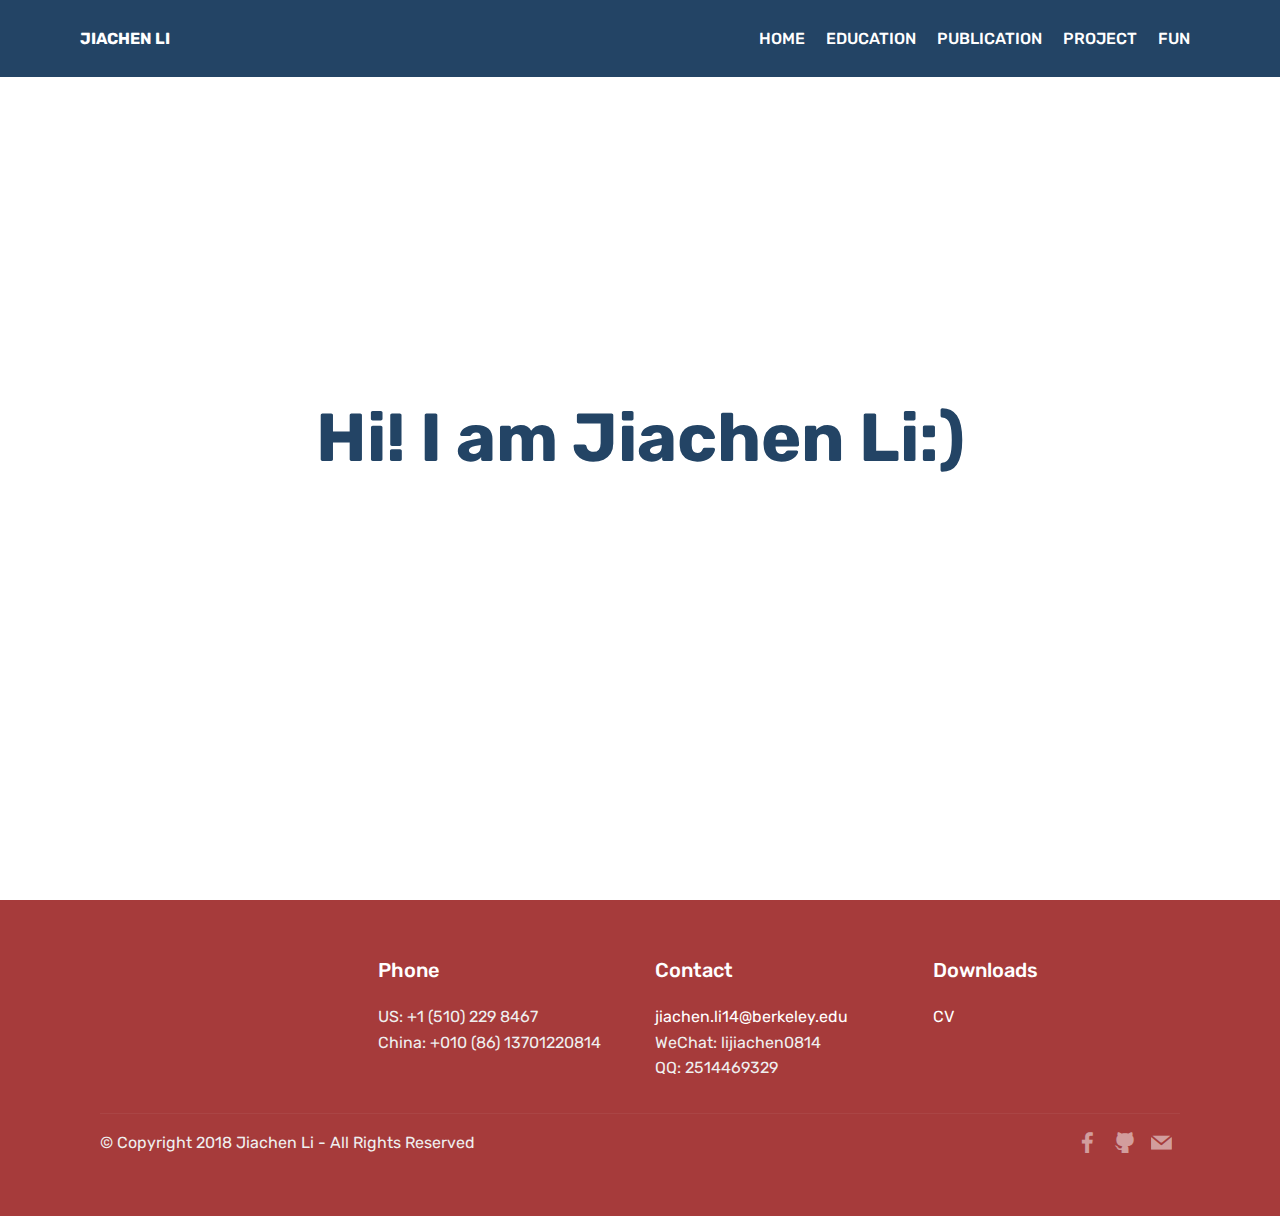
<file: index.html>
<!DOCTYPE html>
<html >
<head>
  <!-- Site made with Mobirise Website Builder v4.7.7, https://mobirise.com -->
  <meta charset="UTF-8">
  <meta http-equiv="X-UA-Compatible" content="IE=edge">
  <meta name="generator" content="Mobirise v4.7.7, mobirise.com">
  <meta name="viewport" content="width=device-width, initial-scale=1, minimum-scale=1">
  <link rel="shortcut icon" href="assets/images/logo22.png" type="image/x-icon">
  <meta name="description" content="">
  <title>Home</title>
  <link rel="stylesheet" href="assets/web/assets/mobirise-icons/mobirise-icons.css">
  <link rel="stylesheet" href="assets/tether/tether.min.css">
  <link rel="stylesheet" href="assets/bootstrap/css/bootstrap.min.css">
  <link rel="stylesheet" href="assets/bootstrap/css/bootstrap-grid.min.css">
  <link rel="stylesheet" href="assets/bootstrap/css/bootstrap-reboot.min.css">
  <link rel="stylesheet" href="assets/dropdown/css/style.css">
  <link rel="stylesheet" href="assets/socicon/css/styles.css">
  <link rel="stylesheet" href="assets/theme/css/style.css">
  <link rel="stylesheet" href="assets/mobirise/css/mbr-additional.css" type="text/css">
  
  
  
</head>
<body>
  <section class="menu cid-qTkzRZLJNu" once="menu" id="menu1-0">

    

    <nav class="navbar navbar-expand beta-menu navbar-dropdown align-items-center navbar-fixed-top navbar-toggleable-sm">
        <button class="navbar-toggler navbar-toggler-right" type="button" data-toggle="collapse" data-target="#navbarSupportedContent" aria-controls="navbarSupportedContent" aria-expanded="false" aria-label="Toggle navigation">
            <div class="hamburger">
                <span></span>
                <span></span>
                <span></span>
                <span></span>
            </div>
        </button>
        <div class="menu-logo">
            <div class="navbar-brand">
                
                <span class="navbar-caption-wrap"><a class="navbar-caption text-white display-4" href="index.html">JIACHEN LI</a></span>
            </div>
        </div>
        <div class="collapse navbar-collapse" id="navbarSupportedContent">
            <ul class="navbar-nav nav-dropdown nav-right" data-app-modern-menu="true"><li class="nav-item">
                    <a class="nav-link link text-white display-4" href="https://mobirise.com">
                        </a>
                </li><li class="nav-item"><a class="nav-link link text-white display-4" href="index.html">HOME</a></li><li class="nav-item"><a class="nav-link link text-white display-4" href="page1.html">EDUCATION</a></li><li class="nav-item"><a class="nav-link link text-white display-4" href="page2.html">PUBLICATION</a></li><li class="nav-item"><a class="nav-link link text-white display-4" href="page3.html">PROJECT</a></li><li class="nav-item"><a class="nav-link link text-white display-4" href="page4.html">FUN</a></li></ul>
            
        </div>
    </nav>
</section>

<section class="engine"><a href="https://mobirise.me/f">simple site builder</a></section><section class="cid-qTkA127IK8 mbr-fullscreen" id="header2-1">

    

    

    <div class="container align-center">
        <div class="row justify-content-md-center">
            <div class="mbr-white col-md-10">
                <h1 class="mbr-section-title mbr-bold pb-3 mbr-fonts-style display-1">Hi! I am Jiachen Li:)</h1>
                
                
                
            </div>
        </div>
    </div>
    
</section>

<section class="cid-qVsy1YwMf3" id="footer1-2q">

    

    

    <div class="container">
        <div class="media-container-row content text-white">
            <div class="col-12 col-md-3">
                <div class="media-wrap">
                    <a href="https://mobirise.com/">
                        <img src="assets/images/logo2.png" alt="Mobirise" title="">
                    </a>
                </div>
            </div>
            <div class="col-12 col-md-3 mbr-fonts-style display-7">
                <h5 class="pb-3">Phone</h5>
                <p class="mbr-text">US: +1 (510) 229 8467                    <br>China: +010 (86) 13701220814</p>
            </div>
            <div class="col-12 col-md-3 mbr-fonts-style display-7">
                <h5 class="pb-3">
                    Contact</h5>
                <p class="mbr-text"><a href="mailto:jiachen.li14@berkeley.edu">jiachen.li14@berkeley.edu</a><br>WeChat: lijiachen0814<br>QQ: 2514469329<a href="mailto:jiachen.li14@berkeley.edu">&nbsp;</a></p><p><span style="font-size: 1rem;"></span></p><p></p>
            </div>
            <div class="col-12 col-md-3 mbr-fonts-style display-7">
                <h5 class="pb-3">
                    Downloads</h5>
                <p class="mbr-text"><a class="text-primary" href="assets/files/Jiachen Li_CV(1).pdf">CV</a></p>
            </div>
        </div>
        <div class="footer-lower">
            <div class="media-container-row">
                <div class="col-sm-12">
                    <hr>
                </div>
            </div>
            <div class="media-container-row mbr-white">
                <div class="col-sm-6 copyright">
                    <p class="mbr-text mbr-fonts-style display-7">
                        © Copyright 2018 Jiachen Li - All Rights Reserved
                    </p>
                </div>
                <div class="col-md-6">
                    <div class="social-list align-right">
                        <div class="soc-item">
                            <a href="https://www.facebook.com/profile.php?id=100011754914929" target="_blank">
                                <span class="mbr-iconfont mbr-iconfont-social socicon-facebook socicon"></span>
                            </a>
                        </div>
                        <div class="soc-item">
                            <a href="https://github.com/NinaJiachenLi" target="_blank">
                                <span class="mbr-iconfont mbr-iconfont-social socicon-github socicon"></span>
                            </a>
                        </div>
                        <div class="soc-item">
                            <a href="mailto:jiachen.li14@berkeley.edu">
                                <span class="mbr-iconfont mbr-iconfont-social socicon-mail socicon"></span>
                            </a>
                        </div>
                        
                        
                        
                    </div>
                </div>
            </div>
        </div>
    </div>
</section>


  <script src="assets/web/assets/jquery/jquery.min.js"></script>
  <script src="assets/popper/popper.min.js"></script>
  <script src="assets/tether/tether.min.js"></script>
  <script src="assets/bootstrap/js/bootstrap.min.js"></script>
  <script src="assets/smoothscroll/smooth-scroll.js"></script>
  <script src="assets/dropdown/js/script.min.js"></script>
  <script src="assets/touchswipe/jquery.touch-swipe.min.js"></script>
  <script src="assets/theme/js/script.js"></script>
  
  
</body>
</html>
</file>
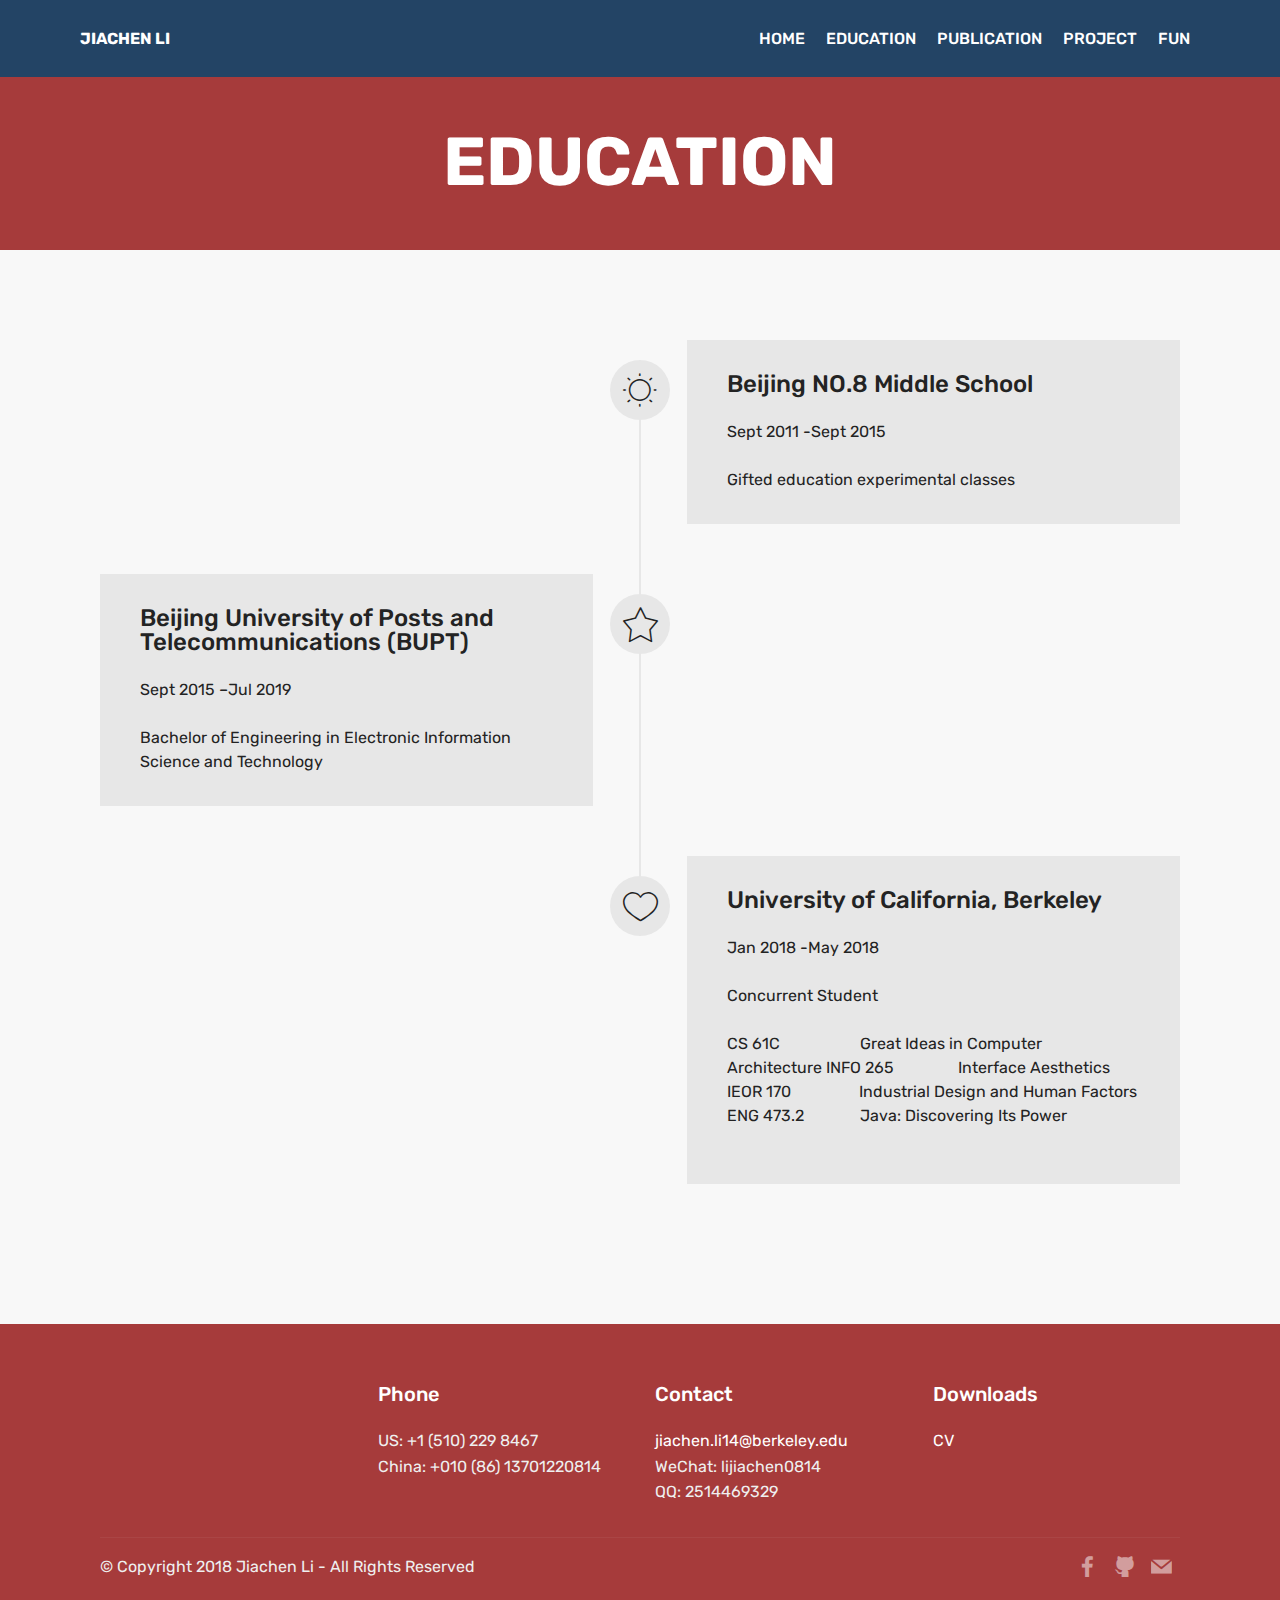
<file: page1.html>
<!DOCTYPE html>
<html >
<head>
  <!-- Site made with Mobirise Website Builder v4.7.7, https://mobirise.com -->
  <meta charset="UTF-8">
  <meta http-equiv="X-UA-Compatible" content="IE=edge">
  <meta name="generator" content="Mobirise v4.7.7, mobirise.com">
  <meta name="viewport" content="width=device-width, initial-scale=1, minimum-scale=1">
  <link rel="shortcut icon" href="assets/images/logo22.png" type="image/x-icon">
  <meta name="description" content="">
  <title>Education</title>
  <link rel="stylesheet" href="assets/web/assets/mobirise-icons/mobirise-icons.css">
  <link rel="stylesheet" href="assets/tether/tether.min.css">
  <link rel="stylesheet" href="assets/bootstrap/css/bootstrap.min.css">
  <link rel="stylesheet" href="assets/bootstrap/css/bootstrap-grid.min.css">
  <link rel="stylesheet" href="assets/bootstrap/css/bootstrap-reboot.min.css">
  <link rel="stylesheet" href="assets/dropdown/css/style.css">
  <link rel="stylesheet" href="assets/socicon/css/styles.css">
  <link rel="stylesheet" href="assets/theme/css/style.css">
  <link rel="stylesheet" href="assets/mobirise/css/mbr-additional.css" type="text/css">
  
  
  
</head>
<body>
  <section class="menu cid-qUNghe6KDw" once="menu" id="menu1-3">

    

    <nav class="navbar navbar-expand beta-menu navbar-dropdown align-items-center navbar-fixed-top navbar-toggleable-sm">
        <button class="navbar-toggler navbar-toggler-right" type="button" data-toggle="collapse" data-target="#navbarSupportedContent" aria-controls="navbarSupportedContent" aria-expanded="false" aria-label="Toggle navigation">
            <div class="hamburger">
                <span></span>
                <span></span>
                <span></span>
                <span></span>
            </div>
        </button>
        <div class="menu-logo">
            <div class="navbar-brand">
                
                <span class="navbar-caption-wrap"><a class="navbar-caption text-white display-4" href="index.html">JIACHEN LI</a></span>
            </div>
        </div>
        <div class="collapse navbar-collapse" id="navbarSupportedContent">
            <ul class="navbar-nav nav-dropdown nav-right" data-app-modern-menu="true"><li class="nav-item">
                    <a class="nav-link link text-white display-4" href="https://mobirise.com">
                        </a>
                </li><li class="nav-item"><a class="nav-link link text-white display-4" href="index.html">HOME</a></li><li class="nav-item"><a class="nav-link link text-white display-4" href="page1.html">EDUCATION</a></li><li class="nav-item"><a class="nav-link link text-white display-4" href="page2.html">PUBLICATION</a></li><li class="nav-item"><a class="nav-link link text-white display-4" href="page3.html">PROJECT</a></li><li class="nav-item"><a class="nav-link link text-white display-4" href="page4.html">FUN</a></li></ul>
            
        </div>
    </nav>
</section>

<section class="engine"><a href="https://mobirise.me/q">free responsive site templates</a></section><section class="mbr-section content4 cid-qUT5Iid7G6" id="content4-m">

    

    <div class="container">
        <div class="media-container-row">
            <div class="title col-12 col-md-8">
                <h2 class="align-center pb-3 mbr-fonts-style display-1"><strong><br>EDUCATION</strong></h2>
                
                
            </div>
        </div>
    </div>
</section>

<section class="timeline2 cid-qUNwpFmuaj" id="timeline2-i">

    

    

    <div class="container align-center">
        
        

        <div class="container timelines-container" mbri-timelines="">
            <div class="row timeline-element reverse separline">      
                <span class="iconsBackground">
                    <span class="mbr-iconfont mbri-sun"></span>
                </span>          
                <div class="col-xs-12 col-md-6 align-left">
                    <div class="timeline-text-content">
                        <h4 class="mbr-timeline-title pb-3 mbr-fonts-style display-5">
                            Beijing NO.8 Middle School</h4>
                        <p class="mbr-timeline-text mbr-fonts-style display-7">Sept 2011 -Sept 2015<br><br>Gifted education experimental classes<br>
                        </p>
                     </div>
                </div>
            </div>

            <div class="row timeline-element  separline">
                <span class="iconsBackground">
                    <span class="mbr-iconfont mbri-star"></span>
                </span>
                <div class="col-xs-12 col-md-6 align-left ">
                    <div class="timeline-text-content">
                        <h4 class="mbr-timeline-title pb-3 mbr-fonts-style display-5">
                            Beijing University of Posts and Telecommunications (BUPT)</h4>
                        <p class="mbr-timeline-text mbr-fonts-style display-7">
                            Sept 2015 –Jul 2019<br><br>Bachelor of Engineering in Electronic Information Science and Technology<br></p>
                    </div>
                </div>
            </div> 

            <div class="row timeline-element reverse">
                <span class="iconsBackground">
                    <span class="mbr-iconfont mbri-hearth"></span>
                </span>
                <div class="col-xs-12 col-md-6 align-left">
                    <div class="timeline-text-content">
                        <h4 class="mbr-timeline-title pb-3 mbr-fonts-style display-5">
                            University of California, Berkeley</h4>      
                        <p class="mbr-timeline-text mbr-fonts-style display-7">Jan 2018 -May 2018<br><br>Concurrent Student<br><br>CS 61C &nbsp; &nbsp; &nbsp; &nbsp; &nbsp; &nbsp; &nbsp; &nbsp; &nbsp; &nbsp;Great Ideas in Computer Architecture INFO 265 &nbsp; &nbsp; &nbsp; &nbsp; &nbsp; &nbsp; &nbsp; &nbsp;Interface Aesthetics <br>IEOR 170 &nbsp; &nbsp; &nbsp; &nbsp; &nbsp; &nbsp; &nbsp; &nbsp; Industrial Design and Human Factors<br>ENG 473.2 &nbsp; &nbsp; &nbsp; &nbsp; &nbsp; &nbsp; &nbsp;Java: Discovering Its Power<br>&nbsp;<br></p>
                    </div>
                </div>
            </div>

            

            

            

            

            

            

            

            

            
        </div>
    </div>
</section>

<section class="cid-qVsxFqio6x" id="footer1-2l">

    

    

    <div class="container">
        <div class="media-container-row content text-white">
            <div class="col-12 col-md-3">
                <div class="media-wrap">
                    <a href="https://mobirise.com/">
                        <img src="assets/images/logo2.png" alt="Mobirise" title="">
                    </a>
                </div>
            </div>
            <div class="col-12 col-md-3 mbr-fonts-style display-7">
                <h5 class="pb-3">Phone</h5>
                <p class="mbr-text">US: +1 (510) 229 8467                    <br>China: +010 (86) 13701220814</p>
            </div>
            <div class="col-12 col-md-3 mbr-fonts-style display-7">
                <h5 class="pb-3">
                    Contact</h5>
                <p class="mbr-text"><a href="mailto:jiachen.li14@berkeley.edu">jiachen.li14@berkeley.edu</a><br>WeChat: lijiachen0814<br>QQ: 2514469329<a href="mailto:jiachen.li14@berkeley.edu">&nbsp;</a></p><p><span style="font-size: 1rem;"></span></p><p></p>
            </div>
            <div class="col-12 col-md-3 mbr-fonts-style display-7">
                <h5 class="pb-3">
                    Downloads</h5>
                <p class="mbr-text"><a class="text-primary" href="assets/files/Jiachen Li_CV(1).pdf">CV</a></p>
            </div>
        </div>
        <div class="footer-lower">
            <div class="media-container-row">
                <div class="col-sm-12">
                    <hr>
                </div>
            </div>
            <div class="media-container-row mbr-white">
                <div class="col-sm-6 copyright">
                    <p class="mbr-text mbr-fonts-style display-7">
                        © Copyright 2018 Jiachen Li - All Rights Reserved
                    </p>
                </div>
                <div class="col-md-6">
                    <div class="social-list align-right">
                        <div class="soc-item">
                            <a href="https://www.facebook.com/profile.php?id=100011754914929" target="_blank">
                                <span class="mbr-iconfont mbr-iconfont-social socicon-facebook socicon"></span>
                            </a>
                        </div>
                        <div class="soc-item">
                            <a href="https://github.com/NinaJiachenLi" target="_blank">
                                <span class="mbr-iconfont mbr-iconfont-social socicon-github socicon"></span>
                            </a>
                        </div>
                        <div class="soc-item">
                            <a href="mailto:jiachen.li14@berkeley.edu">
                                <span class="mbr-iconfont mbr-iconfont-social socicon-mail socicon"></span>
                            </a>
                        </div>
                        
                        
                        
                    </div>
                </div>
            </div>
        </div>
    </div>
</section>


  <script src="assets/web/assets/jquery/jquery.min.js"></script>
  <script src="assets/popper/popper.min.js"></script>
  <script src="assets/tether/tether.min.js"></script>
  <script src="assets/bootstrap/js/bootstrap.min.js"></script>
  <script src="assets/smoothscroll/smooth-scroll.js"></script>
  <script src="assets/dropdown/js/script.min.js"></script>
  <script src="assets/touchswipe/jquery.touch-swipe.min.js"></script>
  <script src="assets/theme/js/script.js"></script>
  
  
</body>
</html>
</file>
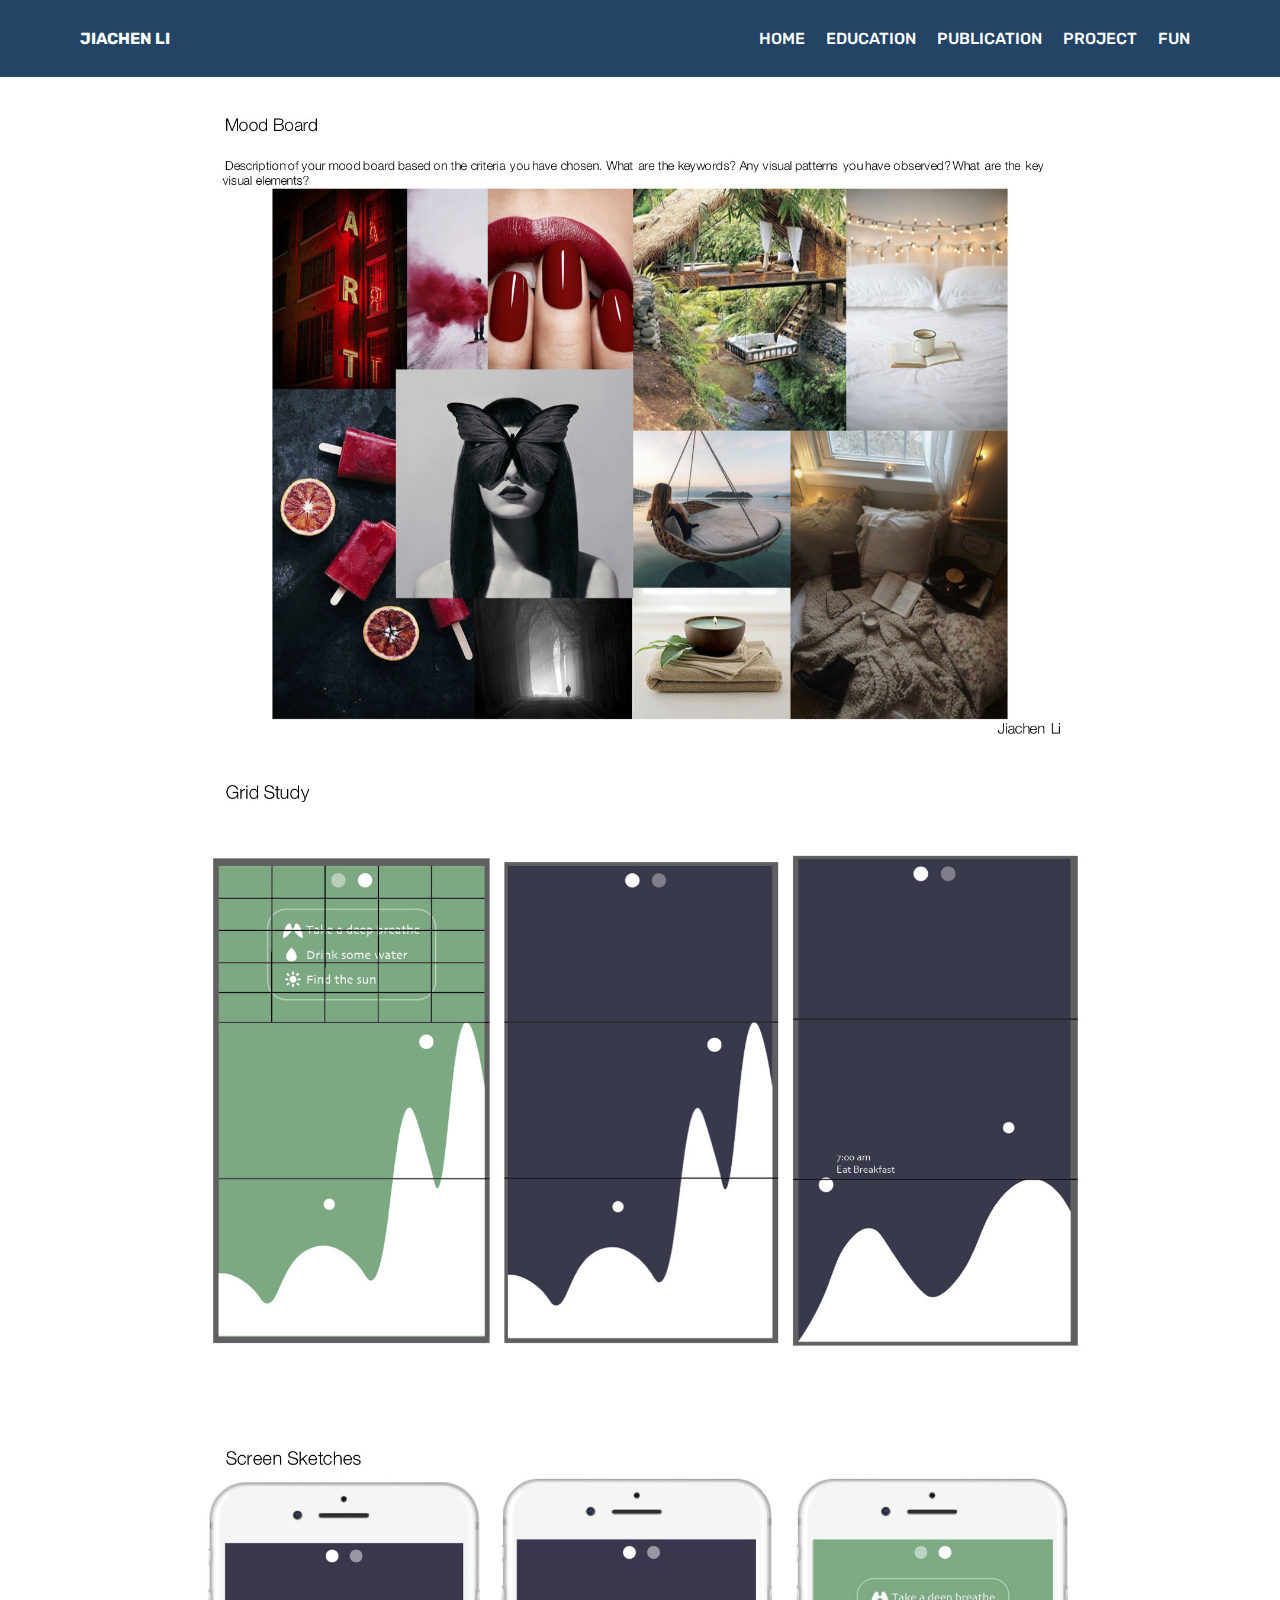
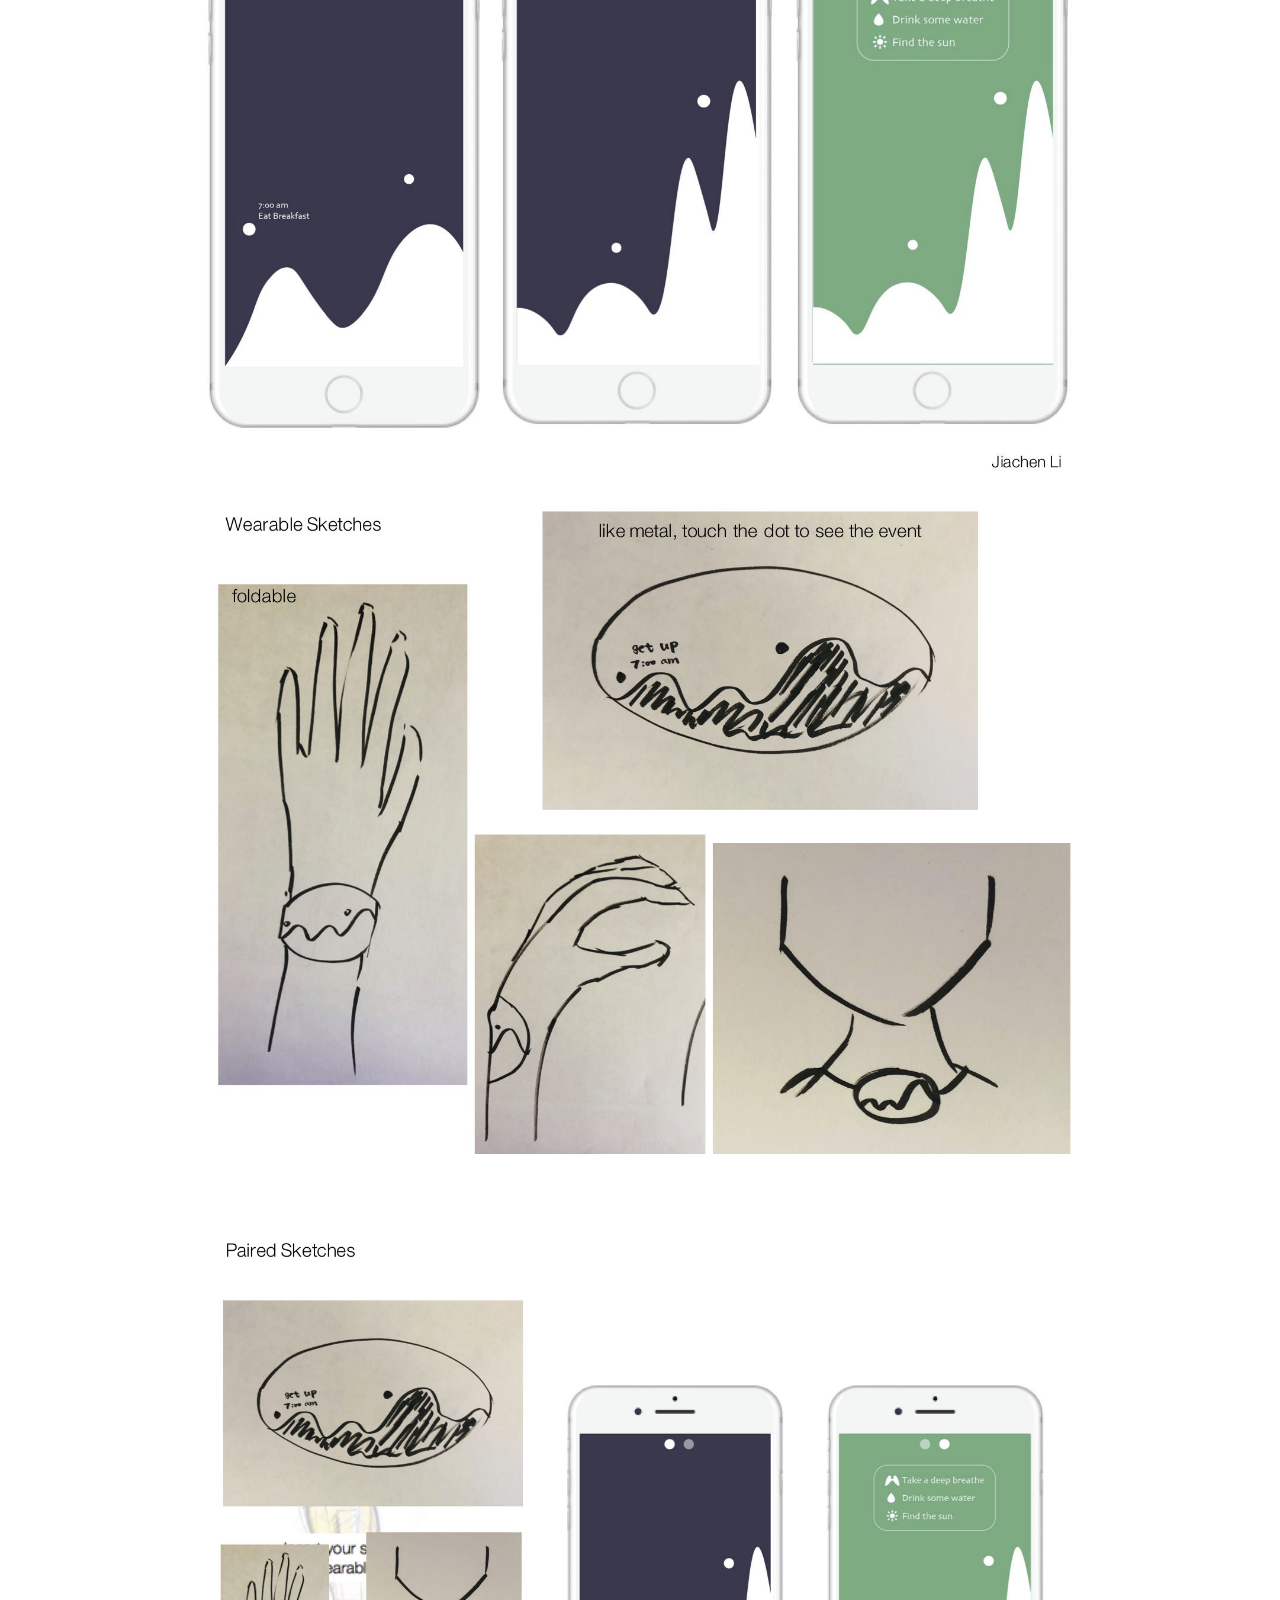
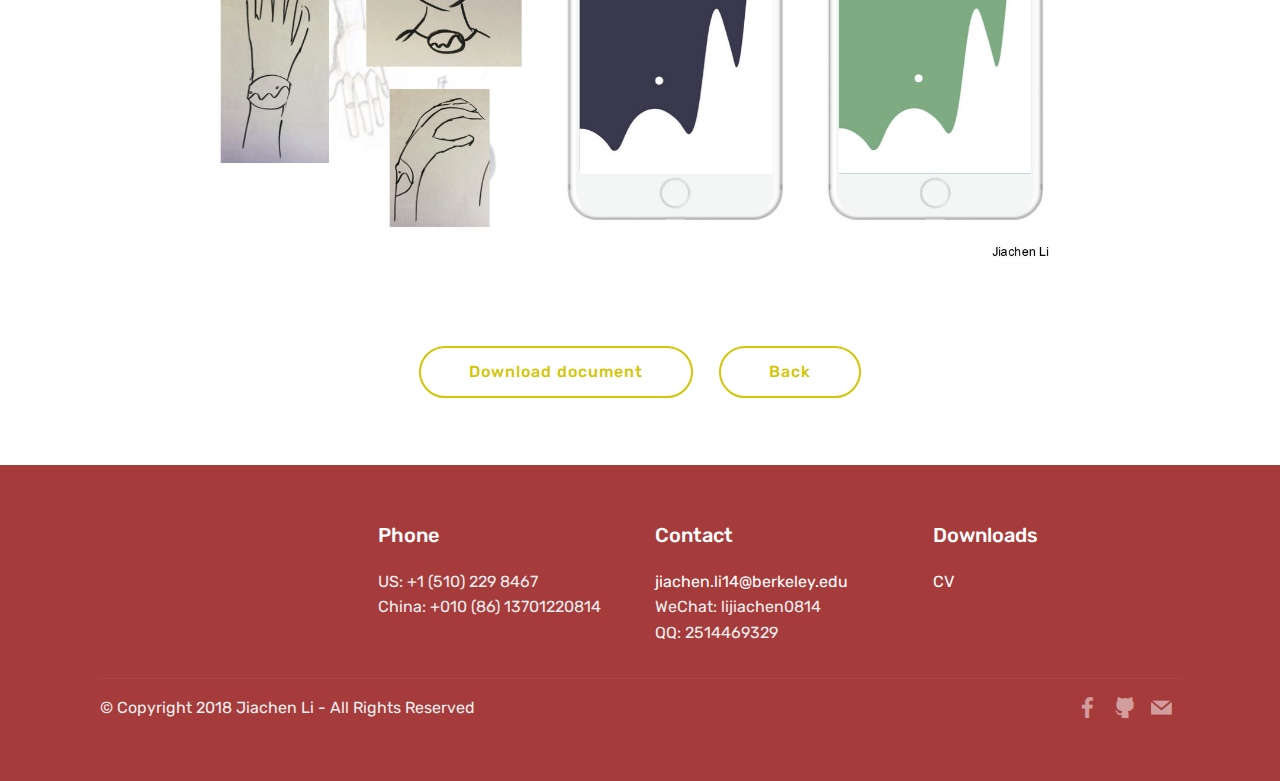
<file: page10.html>
<!DOCTYPE html>
<html >
<head>
  <!-- Site made with Mobirise Website Builder v4.7.7, https://mobirise.com -->
  <meta charset="UTF-8">
  <meta http-equiv="X-UA-Compatible" content="IE=edge">
  <meta name="generator" content="Mobirise v4.7.7, mobirise.com">
  <meta name="viewport" content="width=device-width, initial-scale=1, minimum-scale=1">
  <link rel="shortcut icon" href="assets/images/logo22.png" type="image/x-icon">
  <meta name="description" content="Website Creator Description">
  <title>stress</title>
  <link rel="stylesheet" href="assets/tether/tether.min.css">
  <link rel="stylesheet" href="assets/bootstrap/css/bootstrap.min.css">
  <link rel="stylesheet" href="assets/bootstrap/css/bootstrap-grid.min.css">
  <link rel="stylesheet" href="assets/bootstrap/css/bootstrap-reboot.min.css">
  <link rel="stylesheet" href="assets/dropdown/css/style.css">
  <link rel="stylesheet" href="assets/socicon/css/styles.css">
  <link rel="stylesheet" href="assets/theme/css/style.css">
  <link rel="stylesheet" href="assets/mobirise/css/mbr-additional.css" type="text/css">
  
  
  
</head>
<body>
  <section class="menu cid-qUNglTqXkJ" once="menu" id="menu1-1z">

    

    <nav class="navbar navbar-expand beta-menu navbar-dropdown align-items-center navbar-fixed-top navbar-toggleable-sm">
        <button class="navbar-toggler navbar-toggler-right" type="button" data-toggle="collapse" data-target="#navbarSupportedContent" aria-controls="navbarSupportedContent" aria-expanded="false" aria-label="Toggle navigation">
            <div class="hamburger">
                <span></span>
                <span></span>
                <span></span>
                <span></span>
            </div>
        </button>
        <div class="menu-logo">
            <div class="navbar-brand">
                
                <span class="navbar-caption-wrap"><a class="navbar-caption text-white display-4" href="index.html">JIACHEN LI</a></span>
            </div>
        </div>
        <div class="collapse navbar-collapse" id="navbarSupportedContent">
            <ul class="navbar-nav nav-dropdown nav-right" data-app-modern-menu="true"><li class="nav-item">
                    <a class="nav-link link text-white display-4" href="https://mobirise.com">
                        </a>
                </li><li class="nav-item"><a class="nav-link link text-white display-4" href="index.html">HOME</a></li><li class="nav-item"><a class="nav-link link text-white display-4" href="page1.html">EDUCATION</a></li><li class="nav-item"><a class="nav-link link text-white display-4" href="page2.html">PUBLICATION</a></li><li class="nav-item"><a class="nav-link link text-white display-4" href="page3.html">PROJECT</a></li><li class="nav-item"><a class="nav-link link text-white display-4" href="page4.html">FUN</a></li></ul>
            
        </div>
    </nav>
</section>

<section class="engine"><a href="https://mobirise.me/i">free site creation software</a></section><section class="cid-qVsf3FItSY" id="image3-22">

    

    <figure class="mbr-figure container">
            <div class="image-block" style="width: 80%;">
                <img src="assets/images/color.workshop.template.2-1500x1125.jpg" width="1400" alt="Mobirise" title="">
                
            </div>
    </figure>
</section>

<section class="cid-qVsfxO5USz" id="image3-25">

    

    <figure class="mbr-figure container">
            <div class="image-block" style="width: 80%;">
                <img src="assets/images/color.workshop.template.6-1500x1125.jpg" width="1400" alt="Mobirise" title="">
                
            </div>
    </figure>
</section>

<section class="cid-qVsflGA3gA" id="image3-24">

    

    <figure class="mbr-figure container">
            <div class="image-block" style="width: 80%;">
                <img src="assets/images/color.workshop.template.4-1500x1125.jpg" width="1400" alt="Mobirise" title="">
                
            </div>
    </figure>
</section>

<section class="cid-qVsfcwlNid" id="image3-23">

    

    <figure class="mbr-figure container">
            <div class="image-block" style="width: 80%;">
                <img src="assets/images/color.workshop.template.3-1500x1125.jpg" width="1400" alt="Mobirise" title="">
                
            </div>
    </figure>
</section>

<section class="cid-qVsdTLxvuw" id="image3-21">

    

    <figure class="mbr-figure container">
            <div class="image-block" style="width: 80%;">
                <img src="assets/images/color.workshop.template.5-1500x1125.jpg" width="1400" alt="Mobirise" title="">
                
            </div>
    </figure>
</section>

<section class="mbr-section content8 cid-qVsgmnCuHj" id="content8-26">

    

    <div class="container">
        <div class="media-container-row title">
            <div class="col-12 col-md-8">
                <div class="mbr-section-btn align-center"><a class="btn btn-success-outline display-4" href="assets/files/color.workshop.template.2.pdf">Download document</a>
                    <a class="btn btn-success-outline display-4" href="page3.html">Back<br></a></div>
            </div>
        </div>
    </div>
</section>

<section class="cid-qVswS8PwOS" id="footer1-2f">

    

    

    <div class="container">
        <div class="media-container-row content text-white">
            <div class="col-12 col-md-3">
                <div class="media-wrap">
                    <a href="https://mobirise.com/">
                        <img src="assets/images/logo2.png" alt="Mobirise" title="">
                    </a>
                </div>
            </div>
            <div class="col-12 col-md-3 mbr-fonts-style display-7">
                <h5 class="pb-3">Phone</h5>
                <p class="mbr-text">US: +1 (510) 229 8467                    <br>China: +010 (86) 13701220814</p>
            </div>
            <div class="col-12 col-md-3 mbr-fonts-style display-7">
                <h5 class="pb-3">
                    Contact</h5>
                <p class="mbr-text"><a href="mailto:jiachen.li14@berkeley.edu">jiachen.li14@berkeley.edu</a><br>WeChat: lijiachen0814<br>QQ: 2514469329<a href="mailto:jiachen.li14@berkeley.edu">&nbsp;</a></p><p><span style="font-size: 1rem;"></span></p><p></p>
            </div>
            <div class="col-12 col-md-3 mbr-fonts-style display-7">
                <h5 class="pb-3">
                    Downloads</h5>
                <p class="mbr-text"><a class="text-primary" href="assets/files/Jiachen Li_CV(1).pdf">CV</a></p>
            </div>
        </div>
        <div class="footer-lower">
            <div class="media-container-row">
                <div class="col-sm-12">
                    <hr>
                </div>
            </div>
            <div class="media-container-row mbr-white">
                <div class="col-sm-6 copyright">
                    <p class="mbr-text mbr-fonts-style display-7">
                        © Copyright 2018 Jiachen Li - All Rights Reserved
                    </p>
                </div>
                <div class="col-md-6">
                    <div class="social-list align-right">
                        <div class="soc-item">
                            <a href="https://www.facebook.com/profile.php?id=100011754914929" target="_blank">
                                <span class="mbr-iconfont mbr-iconfont-social socicon-facebook socicon"></span>
                            </a>
                        </div>
                        <div class="soc-item">
                            <a href="https://github.com/NinaJiachenLi" target="_blank">
                                <span class="mbr-iconfont mbr-iconfont-social socicon-github socicon"></span>
                            </a>
                        </div>
                        <div class="soc-item">
                            <a href="mailto:jiachen.li14@berkeley.edu">
                                <span class="mbr-iconfont mbr-iconfont-social socicon-mail socicon"></span>
                            </a>
                        </div>
                        
                        
                        
                    </div>
                </div>
            </div>
        </div>
    </div>
</section>


  <script src="assets/web/assets/jquery/jquery.min.js"></script>
  <script src="assets/popper/popper.min.js"></script>
  <script src="assets/tether/tether.min.js"></script>
  <script src="assets/bootstrap/js/bootstrap.min.js"></script>
  <script src="assets/smoothscroll/smooth-scroll.js"></script>
  <script src="assets/dropdown/js/script.min.js"></script>
  <script src="assets/touchswipe/jquery.touch-swipe.min.js"></script>
  <script src="assets/theme/js/script.js"></script>
  
  
</body>
</html>
</file>
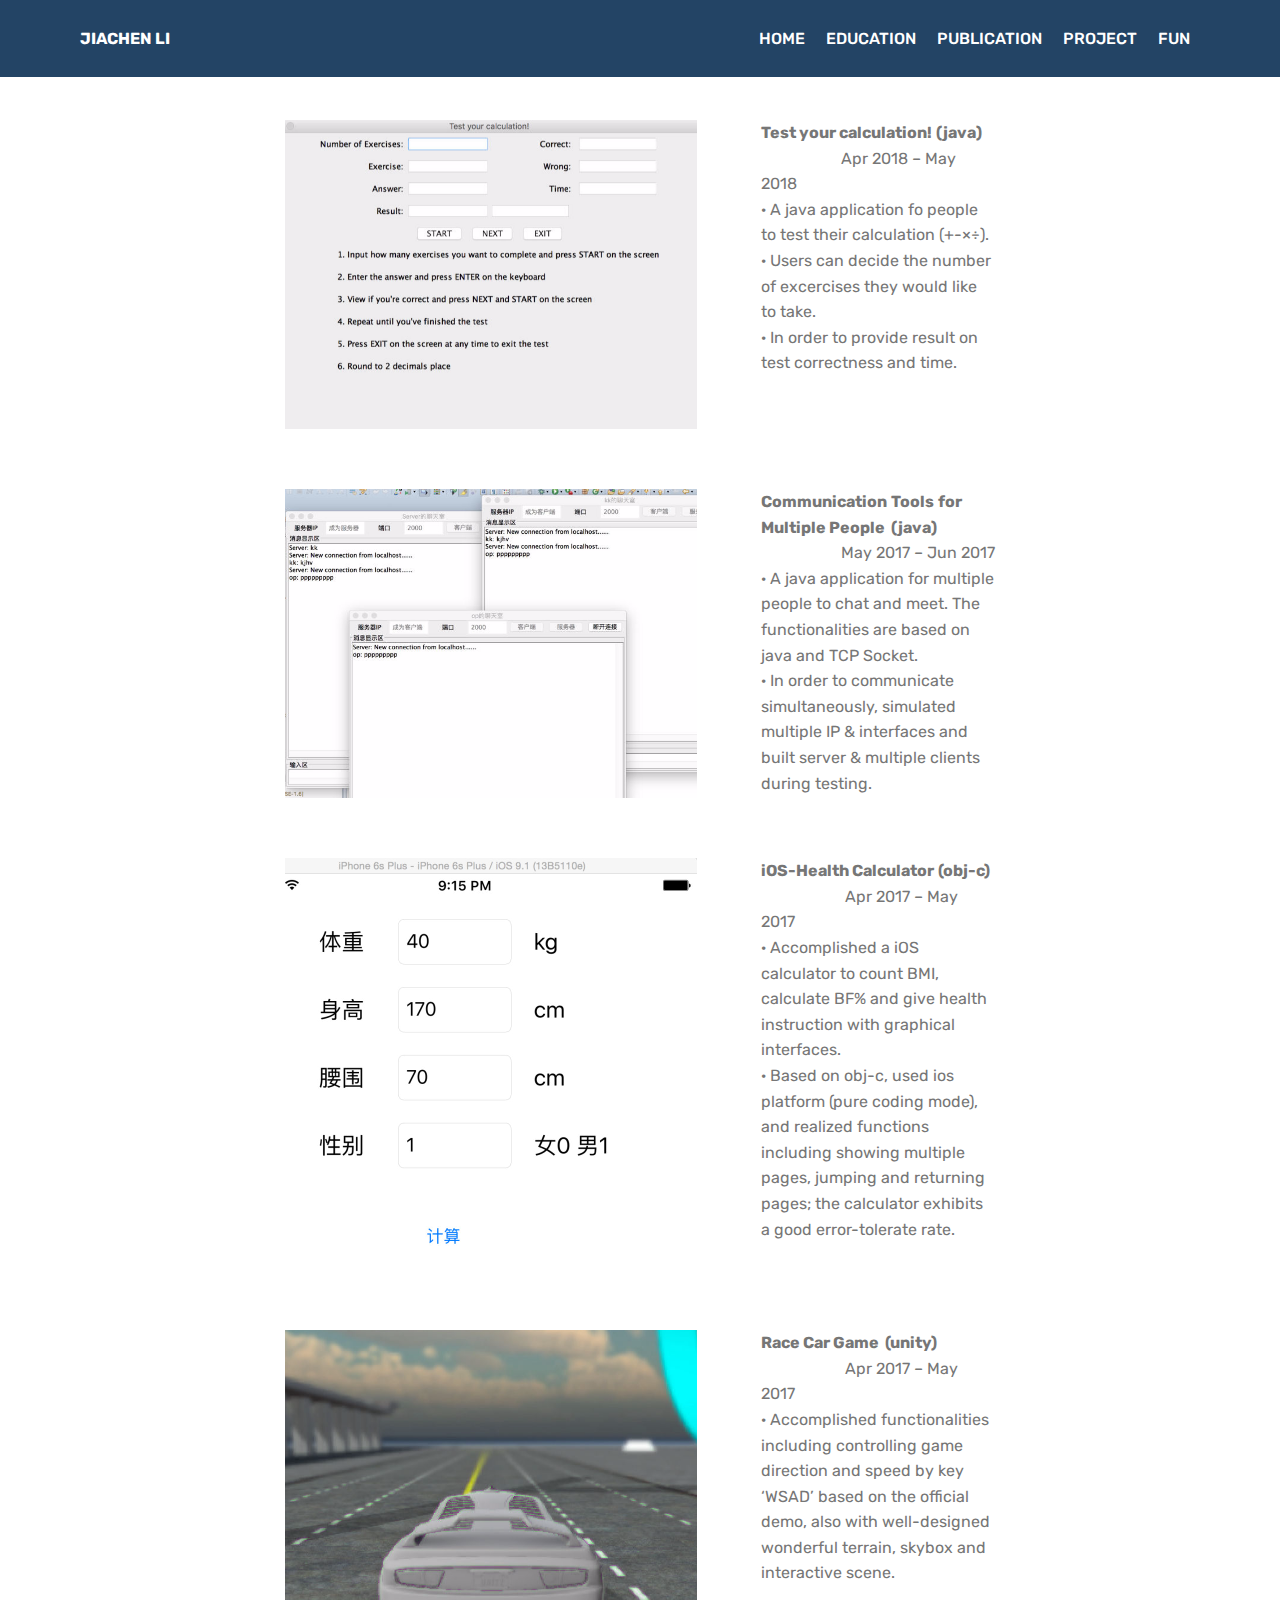
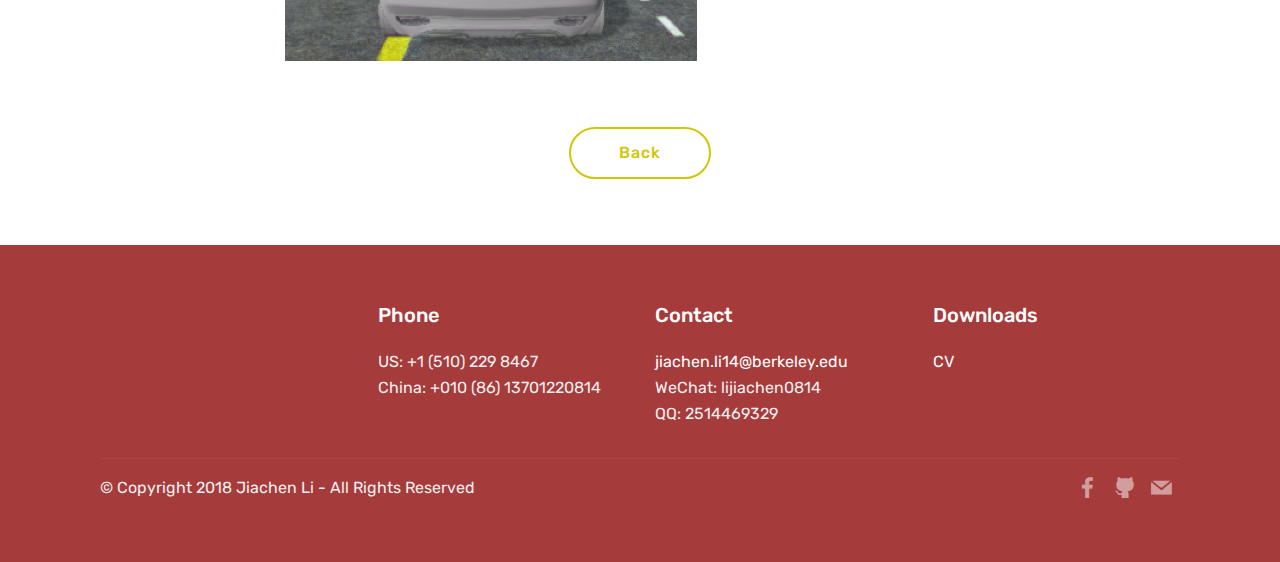
<file: page11.html>
<!DOCTYPE html>
<html >
<head>
  <!-- Site made with Mobirise Website Builder v4.7.7, https://mobirise.com -->
  <meta charset="UTF-8">
  <meta http-equiv="X-UA-Compatible" content="IE=edge">
  <meta name="generator" content="Mobirise v4.7.7, mobirise.com">
  <meta name="viewport" content="width=device-width, initial-scale=1, minimum-scale=1">
  <link rel="shortcut icon" href="assets/images/logo22.png" type="image/x-icon">
  <meta name="description" content="Web Site Builder Description">
  <title>interesting</title>
  <link rel="stylesheet" href="assets/tether/tether.min.css">
  <link rel="stylesheet" href="assets/bootstrap/css/bootstrap.min.css">
  <link rel="stylesheet" href="assets/bootstrap/css/bootstrap-grid.min.css">
  <link rel="stylesheet" href="assets/bootstrap/css/bootstrap-reboot.min.css">
  <link rel="stylesheet" href="assets/dropdown/css/style.css">
  <link rel="stylesheet" href="assets/socicon/css/styles.css">
  <link rel="stylesheet" href="assets/theme/css/style.css">
  <link rel="stylesheet" href="assets/mobirise/css/mbr-additional.css" type="text/css">
  
  
  
</head>
<body>
  <section class="menu cid-qUNglTqXkJ" once="menu" id="menu1-28">

    

    <nav class="navbar navbar-expand beta-menu navbar-dropdown align-items-center navbar-fixed-top navbar-toggleable-sm">
        <button class="navbar-toggler navbar-toggler-right" type="button" data-toggle="collapse" data-target="#navbarSupportedContent" aria-controls="navbarSupportedContent" aria-expanded="false" aria-label="Toggle navigation">
            <div class="hamburger">
                <span></span>
                <span></span>
                <span></span>
                <span></span>
            </div>
        </button>
        <div class="menu-logo">
            <div class="navbar-brand">
                
                <span class="navbar-caption-wrap"><a class="navbar-caption text-white display-4" href="index.html">JIACHEN LI</a></span>
            </div>
        </div>
        <div class="collapse navbar-collapse" id="navbarSupportedContent">
            <ul class="navbar-nav nav-dropdown nav-right" data-app-modern-menu="true"><li class="nav-item">
                    <a class="nav-link link text-white display-4" href="https://mobirise.com">
                        </a>
                </li><li class="nav-item"><a class="nav-link link text-white display-4" href="index.html">HOME</a></li><li class="nav-item"><a class="nav-link link text-white display-4" href="page1.html">EDUCATION</a></li><li class="nav-item"><a class="nav-link link text-white display-4" href="page2.html">PUBLICATION</a></li><li class="nav-item"><a class="nav-link link text-white display-4" href="page3.html">PROJECT</a></li><li class="nav-item"><a class="nav-link link text-white display-4" href="page4.html">FUN</a></li></ul>
            
        </div>
    </nav>
</section>

<section class="engine"><a href="https://mobirise.me/h">how to create a web page</a></section><section class="mbr-section content6 cid-qVsoskyPNf" id="content6-2a">
    
     
    
    <div class="container">
        <div class="media-container-row">
            <div class="col-12 col-md-8">
                <div class="media-container-row">
                    <div class="mbr-figure" style="width: 185%;">
                      <img src="assets/images/java-1-824x549.jpg" alt="Mobirise" title="">  
                    </div>
                    <div class="media-content">
                        <div class="mbr-section-text">
                            <p class="mbr-text mb-0 mbr-fonts-style display-7"><strong>Test your calculation!</strong>&nbsp;<strong>(java)</strong><br>&nbsp; &nbsp; &nbsp; &nbsp; &nbsp; &nbsp; &nbsp; &nbsp; &nbsp; &nbsp; Apr 2018 – May 2018<br>·&nbsp;A java application fo people to test their calculation (+-×÷).<br>· Users can decide the number of excercises they would like to take.<br>· In order to provide result on test correctness and time.<br></p>
                        </div>
                    </div>
                </div>
            </div>
        </div>
    </div>
</section>

<section class="mbr-section content6 cid-qVsr3UJ1EW" id="content6-2b">
    
     
    
    <div class="container">
        <div class="media-container-row">
            <div class="col-12 col-md-8">
                <div class="media-container-row">
                    <div class="mbr-figure" style="width: 185%;">
                      <img src="assets/images/java-server-824x532.jpg" alt="Mobirise" title="">  
                    </div>
                    <div class="media-content">
                        <div class="mbr-section-text">
                            <p class="mbr-text mb-0 mbr-fonts-style display-7"><strong>Communication</strong> <strong>Tools</strong> <strong>for</strong> <strong>Multiple People &nbsp;(java)</strong>&nbsp;&nbsp; &nbsp; &nbsp; &nbsp; &nbsp; &nbsp; &nbsp; &nbsp; &nbsp; &nbsp; &nbsp; &nbsp; &nbsp; &nbsp; &nbsp; &nbsp; &nbsp; May 2017 – Jun 2017<br>· A java application for multiple people to chat and meet. The functionalities are based on java and TCP Socket.<br>· In order to communicate simultaneously, simulated multiple IP &amp; interfaces and built server &amp; multiple clients during testing.<br></p>
                        </div>
                    </div>
                </div>
            </div>
        </div>
    </div>
</section>

<section class="mbr-section content6 cid-qVstpHxKsk" id="content6-2c">
    
     
    
    <div class="container">
        <div class="media-container-row">
            <div class="col-12 col-md-8">
                <div class="media-container-row">
                    <div class="mbr-figure" style="width: 185%;">
                      <img src="assets/images/ios-824x824.jpg" alt="Mobirise" title="">  
                    </div>
                    <div class="media-content">
                        <div class="mbr-section-text">
                            <p class="mbr-text mb-0 mbr-fonts-style display-7"><strong>iOS-Health Calculator</strong>&nbsp;<strong>(obj-c)</strong><br>&nbsp; &nbsp; &nbsp; &nbsp; &nbsp; &nbsp; &nbsp; &nbsp; &nbsp; &nbsp; &nbsp;Apr 2017 – May 2017<br>· Accomplished a iOS calculator to count BMI, calculate BF% and give health instruction with graphical interfaces.<br>· Based on obj-c, used ios platform (pure coding mode), and realized functions including showing multiple pages, jumping and returning pages; the calculator exhibits a good error-tolerate rate.<br></p>
                        </div>
                    </div>
                </div>
            </div>
        </div>
    </div>
</section>

<section class="mbr-section content6 cid-qVstZRcBjl" id="content6-2d">
    
     
    
    <div class="container">
        <div class="media-container-row">
            <div class="col-12 col-md-8">
                <div class="media-container-row">
                    <div class="mbr-figure" style="width: 185%;">
                      <img src="assets/images/car-696x696.jpg" alt="Mobirise" title="">  
                    </div>
                    <div class="media-content">
                        <div class="mbr-section-text">
                            <p class="mbr-text mb-0 mbr-fonts-style display-7"><strong>Race Car Game &nbsp;(unity)</strong><br>&nbsp; &nbsp; &nbsp; &nbsp; &nbsp; &nbsp; &nbsp; &nbsp; &nbsp; &nbsp; &nbsp;Apr 2017 – May 2017<br>· Accomplished functionalities including controlling game direction and speed by key ‘WSAD’ based on the official<br>demo, also with well-designed wonderful terrain, skybox and interactive scene.<br></p>
                        </div>
                    </div>
                </div>
            </div>
        </div>
    </div>
</section>

<section class="mbr-section content8 cid-qVsvfNd2Ir" id="content8-2e">

    

    <div class="container">
        <div class="media-container-row title">
            <div class="col-12 col-md-8">
                <div class="mbr-section-btn align-center"><a class="btn btn-success-outline display-4" href="page3.html">Back<br></a></div>
            </div>
        </div>
    </div>
</section>

<section class="cid-qVsxYLkty2" id="footer1-2p">

    

    

    <div class="container">
        <div class="media-container-row content text-white">
            <div class="col-12 col-md-3">
                <div class="media-wrap">
                    <a href="https://mobirise.com/">
                        <img src="assets/images/logo2.png" alt="Mobirise" title="">
                    </a>
                </div>
            </div>
            <div class="col-12 col-md-3 mbr-fonts-style display-7">
                <h5 class="pb-3">Phone</h5>
                <p class="mbr-text">US: +1 (510) 229 8467                    <br>China: +010 (86) 13701220814</p>
            </div>
            <div class="col-12 col-md-3 mbr-fonts-style display-7">
                <h5 class="pb-3">
                    Contact</h5>
                <p class="mbr-text"><a href="mailto:jiachen.li14@berkeley.edu">jiachen.li14@berkeley.edu</a><br>WeChat: lijiachen0814<br>QQ: 2514469329<a href="mailto:jiachen.li14@berkeley.edu">&nbsp;</a></p><p><span style="font-size: 1rem;"></span></p><p></p>
            </div>
            <div class="col-12 col-md-3 mbr-fonts-style display-7">
                <h5 class="pb-3">
                    Downloads</h5>
                <p class="mbr-text"><a class="text-primary" href="assets/files/Jiachen Li_CV(1).pdf">CV</a></p>
            </div>
        </div>
        <div class="footer-lower">
            <div class="media-container-row">
                <div class="col-sm-12">
                    <hr>
                </div>
            </div>
            <div class="media-container-row mbr-white">
                <div class="col-sm-6 copyright">
                    <p class="mbr-text mbr-fonts-style display-7">
                        © Copyright 2018 Jiachen Li - All Rights Reserved
                    </p>
                </div>
                <div class="col-md-6">
                    <div class="social-list align-right">
                        <div class="soc-item">
                            <a href="https://www.facebook.com/profile.php?id=100011754914929" target="_blank">
                                <span class="mbr-iconfont mbr-iconfont-social socicon-facebook socicon"></span>
                            </a>
                        </div>
                        <div class="soc-item">
                            <a href="https://github.com/NinaJiachenLi" target="_blank">
                                <span class="mbr-iconfont mbr-iconfont-social socicon-github socicon"></span>
                            </a>
                        </div>
                        <div class="soc-item">
                            <a href="mailto:jiachen.li14@berkeley.edu">
                                <span class="mbr-iconfont mbr-iconfont-social socicon-mail socicon"></span>
                            </a>
                        </div>
                        
                        
                        
                    </div>
                </div>
            </div>
        </div>
    </div>
</section>


  <script src="assets/web/assets/jquery/jquery.min.js"></script>
  <script src="assets/popper/popper.min.js"></script>
  <script src="assets/tether/tether.min.js"></script>
  <script src="assets/bootstrap/js/bootstrap.min.js"></script>
  <script src="assets/smoothscroll/smooth-scroll.js"></script>
  <script src="assets/dropdown/js/script.min.js"></script>
  <script src="assets/touchswipe/jquery.touch-swipe.min.js"></script>
  <script src="assets/theme/js/script.js"></script>
  
  
</body>
</html>
</file>
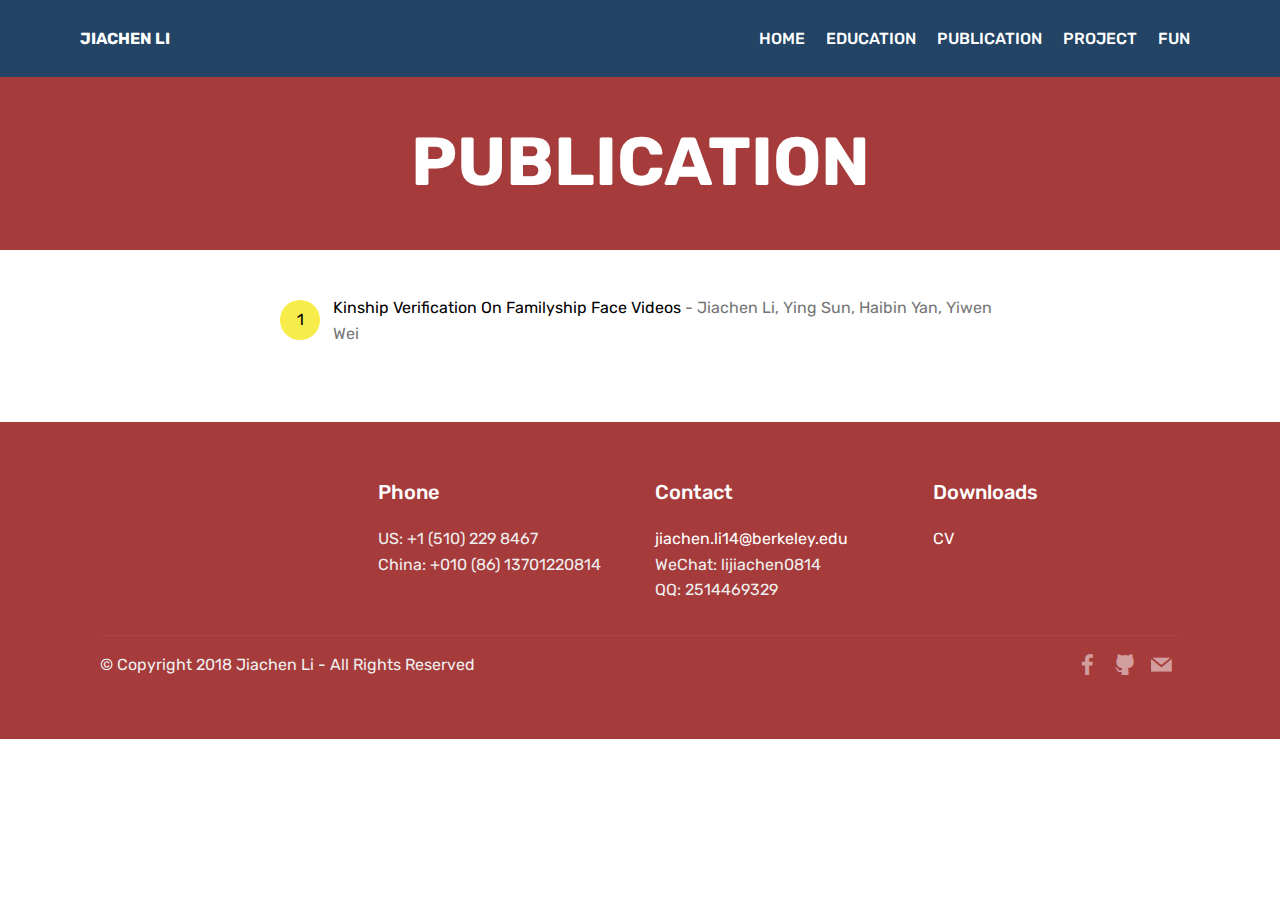
<file: page2.html>
<!DOCTYPE html>
<html >
<head>
  <!-- Site made with Mobirise Website Builder v4.7.7, https://mobirise.com -->
  <meta charset="UTF-8">
  <meta http-equiv="X-UA-Compatible" content="IE=edge">
  <meta name="generator" content="Mobirise v4.7.7, mobirise.com">
  <meta name="viewport" content="width=device-width, initial-scale=1, minimum-scale=1">
  <link rel="shortcut icon" href="assets/images/logo22.png" type="image/x-icon">
  <meta name="description" content="">
  <title>Publication</title>
  <link rel="stylesheet" href="assets/tether/tether.min.css">
  <link rel="stylesheet" href="assets/bootstrap/css/bootstrap.min.css">
  <link rel="stylesheet" href="assets/bootstrap/css/bootstrap-grid.min.css">
  <link rel="stylesheet" href="assets/bootstrap/css/bootstrap-reboot.min.css">
  <link rel="stylesheet" href="assets/dropdown/css/style.css">
  <link rel="stylesheet" href="assets/socicon/css/styles.css">
  <link rel="stylesheet" href="assets/theme/css/style.css">
  <link rel="stylesheet" href="assets/mobirise/css/mbr-additional.css" type="text/css">
  
  
  
</head>
<body>
  <section class="menu cid-qUNgkD3qsI" once="menu" id="menu1-6">

    

    <nav class="navbar navbar-expand beta-menu navbar-dropdown align-items-center navbar-fixed-top navbar-toggleable-sm">
        <button class="navbar-toggler navbar-toggler-right" type="button" data-toggle="collapse" data-target="#navbarSupportedContent" aria-controls="navbarSupportedContent" aria-expanded="false" aria-label="Toggle navigation">
            <div class="hamburger">
                <span></span>
                <span></span>
                <span></span>
                <span></span>
            </div>
        </button>
        <div class="menu-logo">
            <div class="navbar-brand">
                
                <span class="navbar-caption-wrap"><a class="navbar-caption text-white display-4" href="index.html">JIACHEN LI</a></span>
            </div>
        </div>
        <div class="collapse navbar-collapse" id="navbarSupportedContent">
            <ul class="navbar-nav nav-dropdown nav-right" data-app-modern-menu="true"><li class="nav-item">
                    <a class="nav-link link text-white display-4" href="https://mobirise.com">
                        </a>
                </li><li class="nav-item"><a class="nav-link link text-white display-4" href="index.html">HOME</a></li><li class="nav-item"><a class="nav-link link text-white display-4" href="page1.html">EDUCATION</a></li><li class="nav-item"><a class="nav-link link text-white display-4" href="page2.html">PUBLICATION</a></li><li class="nav-item"><a class="nav-link link text-white display-4" href="page3.html">PROJECT</a></li><li class="nav-item"><a class="nav-link link text-white display-4" href="page4.html">FUN</a></li></ul>
            
        </div>
    </nav>
</section>

<section class="engine"><a href="https://mobirise.me/t">amp templates</a></section><section class="mbr-section content4 cid-qUT6sKmKxX" id="content4-n">

    

    <div class="container">
        <div class="media-container-row">
            <div class="title col-12 col-md-8">
                <h2 class="align-center pb-3 mbr-fonts-style display-1"><strong><br>PUBLICATION</strong></h2>
                
                
            </div>
        </div>
    </div>
</section>

<section class="mbr-section article content11 cid-qVrKutjYPG" id="content11-18">
     

    <div class="container">
        <div class="media-container-row">
            <div class="mbr-text counter-container col-12 col-md-8 mbr-fonts-style display-7">
                <ol>
                    <li><strong><a href="assets/files/KINSHIP VERIFICATION ON FAMILYSHIP FACE VIDEOS.pdf" class="text-black">Kinship Verification On Familyship Face Videos</a></strong> - Jiachen Li, Ying Sun, Haibin Yan, Yiwen Wei &nbsp;&nbsp;</li></ol><ol>
                </ol>
            </div>
        </div>
    </div>
</section>

<section class="cid-qVsxLUY67P" id="footer1-2m">

    

    

    <div class="container">
        <div class="media-container-row content text-white">
            <div class="col-12 col-md-3">
                <div class="media-wrap">
                    <a href="https://mobirise.com/">
                        <img src="assets/images/logo2.png" alt="Mobirise" title="">
                    </a>
                </div>
            </div>
            <div class="col-12 col-md-3 mbr-fonts-style display-7">
                <h5 class="pb-3">Phone</h5>
                <p class="mbr-text">US: +1 (510) 229 8467                    <br>China: +010 (86) 13701220814</p>
            </div>
            <div class="col-12 col-md-3 mbr-fonts-style display-7">
                <h5 class="pb-3">
                    Contact</h5>
                <p class="mbr-text"><a href="mailto:jiachen.li14@berkeley.edu">jiachen.li14@berkeley.edu</a><br>WeChat: lijiachen0814<br>QQ: 2514469329<a href="mailto:jiachen.li14@berkeley.edu">&nbsp;</a></p><p><span style="font-size: 1rem;"></span></p><p></p>
            </div>
            <div class="col-12 col-md-3 mbr-fonts-style display-7">
                <h5 class="pb-3">
                    Downloads</h5>
                <p class="mbr-text"><a class="text-primary" href="assets/files/Jiachen Li_CV(1).pdf">CV</a></p>
            </div>
        </div>
        <div class="footer-lower">
            <div class="media-container-row">
                <div class="col-sm-12">
                    <hr>
                </div>
            </div>
            <div class="media-container-row mbr-white">
                <div class="col-sm-6 copyright">
                    <p class="mbr-text mbr-fonts-style display-7">
                        © Copyright 2018 Jiachen Li - All Rights Reserved
                    </p>
                </div>
                <div class="col-md-6">
                    <div class="social-list align-right">
                        <div class="soc-item">
                            <a href="https://www.facebook.com/profile.php?id=100011754914929" target="_blank">
                                <span class="mbr-iconfont mbr-iconfont-social socicon-facebook socicon"></span>
                            </a>
                        </div>
                        <div class="soc-item">
                            <a href="https://github.com/NinaJiachenLi" target="_blank">
                                <span class="mbr-iconfont mbr-iconfont-social socicon-github socicon"></span>
                            </a>
                        </div>
                        <div class="soc-item">
                            <a href="mailto:jiachen.li14@berkeley.edu">
                                <span class="mbr-iconfont mbr-iconfont-social socicon-mail socicon"></span>
                            </a>
                        </div>
                        
                        
                        
                    </div>
                </div>
            </div>
        </div>
    </div>
</section>


  <script src="assets/web/assets/jquery/jquery.min.js"></script>
  <script src="assets/popper/popper.min.js"></script>
  <script src="assets/tether/tether.min.js"></script>
  <script src="assets/bootstrap/js/bootstrap.min.js"></script>
  <script src="assets/smoothscroll/smooth-scroll.js"></script>
  <script src="assets/dropdown/js/script.min.js"></script>
  <script src="assets/touchswipe/jquery.touch-swipe.min.js"></script>
  <script src="assets/theme/js/script.js"></script>
  
  
</body>
</html>
</file>
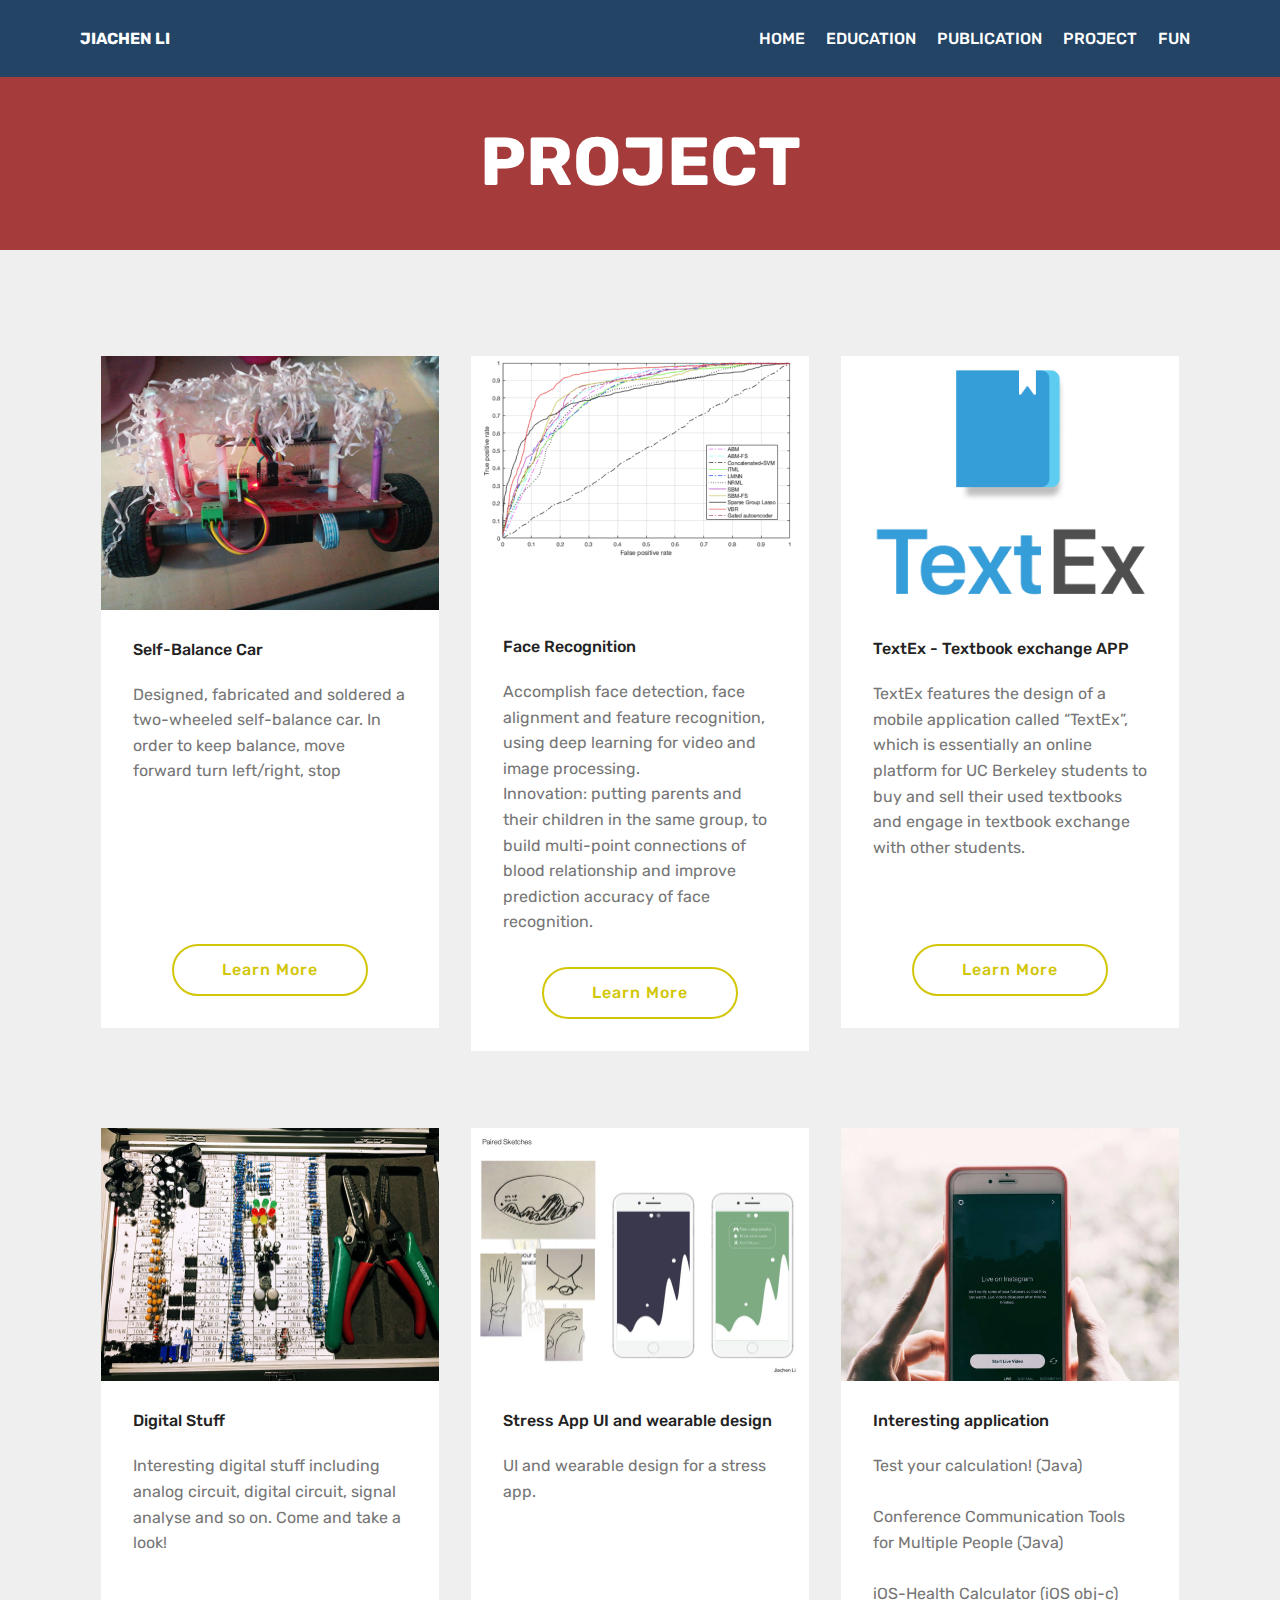
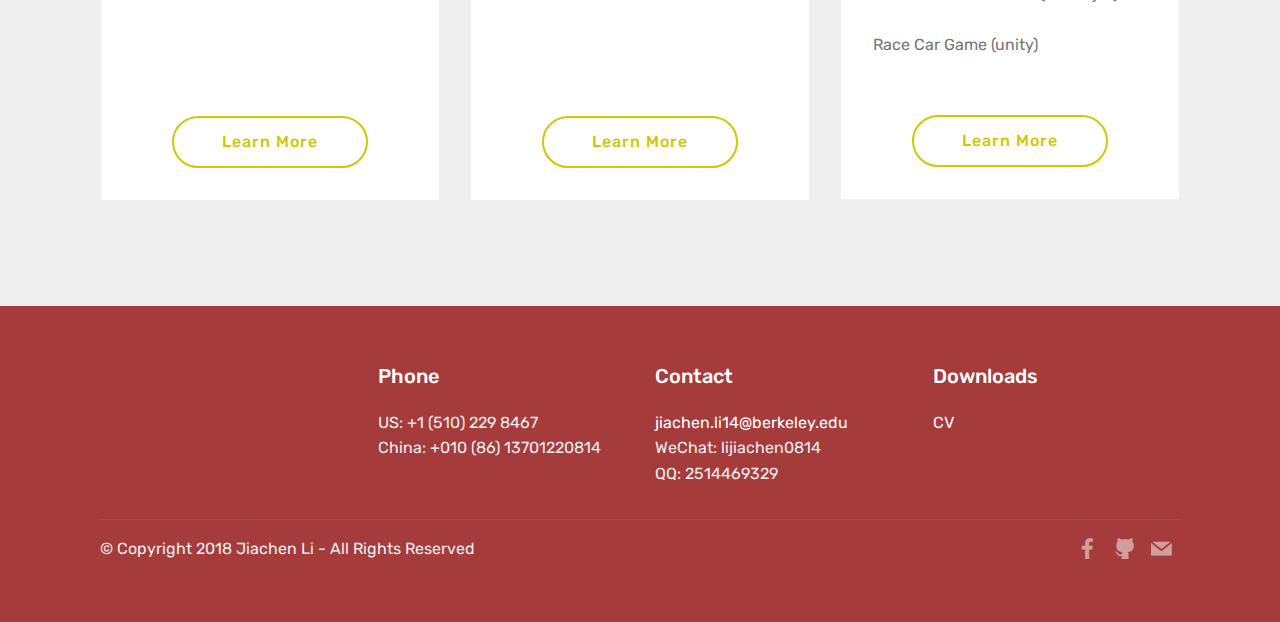
<file: page3.html>
<!DOCTYPE html>
<html >
<head>
  <!-- Site made with Mobirise Website Builder v4.7.7, https://mobirise.com -->
  <meta charset="UTF-8">
  <meta http-equiv="X-UA-Compatible" content="IE=edge">
  <meta name="generator" content="Mobirise v4.7.7, mobirise.com">
  <meta name="viewport" content="width=device-width, initial-scale=1, minimum-scale=1">
  <link rel="shortcut icon" href="assets/images/logo22.png" type="image/x-icon">
  <meta name="description" content="">
  <title>Project</title>
  <link rel="stylesheet" href="assets/tether/tether.min.css">
  <link rel="stylesheet" href="assets/bootstrap/css/bootstrap.min.css">
  <link rel="stylesheet" href="assets/bootstrap/css/bootstrap-grid.min.css">
  <link rel="stylesheet" href="assets/bootstrap/css/bootstrap-reboot.min.css">
  <link rel="stylesheet" href="assets/dropdown/css/style.css">
  <link rel="stylesheet" href="assets/socicon/css/styles.css">
  <link rel="stylesheet" href="assets/theme/css/style.css">
  <link rel="stylesheet" href="assets/mobirise/css/mbr-additional.css" type="text/css">
  
  
  
</head>
<body>
  <section class="menu cid-qUNglTqXkJ" once="menu" id="menu1-9">

    

    <nav class="navbar navbar-expand beta-menu navbar-dropdown align-items-center navbar-fixed-top navbar-toggleable-sm">
        <button class="navbar-toggler navbar-toggler-right" type="button" data-toggle="collapse" data-target="#navbarSupportedContent" aria-controls="navbarSupportedContent" aria-expanded="false" aria-label="Toggle navigation">
            <div class="hamburger">
                <span></span>
                <span></span>
                <span></span>
                <span></span>
            </div>
        </button>
        <div class="menu-logo">
            <div class="navbar-brand">
                
                <span class="navbar-caption-wrap"><a class="navbar-caption text-white display-4" href="index.html">JIACHEN LI</a></span>
            </div>
        </div>
        <div class="collapse navbar-collapse" id="navbarSupportedContent">
            <ul class="navbar-nav nav-dropdown nav-right" data-app-modern-menu="true"><li class="nav-item">
                    <a class="nav-link link text-white display-4" href="https://mobirise.com">
                        </a>
                </li><li class="nav-item"><a class="nav-link link text-white display-4" href="index.html">HOME</a></li><li class="nav-item"><a class="nav-link link text-white display-4" href="page1.html">EDUCATION</a></li><li class="nav-item"><a class="nav-link link text-white display-4" href="page2.html">PUBLICATION</a></li><li class="nav-item"><a class="nav-link link text-white display-4" href="page3.html">PROJECT</a></li><li class="nav-item"><a class="nav-link link text-white display-4" href="page4.html">FUN</a></li></ul>
            
        </div>
    </nav>
</section>

<section class="engine"><a href="https://mobirise.me/j">website templates</a></section><section class="mbr-section content4 cid-qUTdz7vm0z" id="content4-o">

    

    <div class="container">
        <div class="media-container-row">
            <div class="title col-12 col-md-8">
                <h2 class="align-center pb-3 mbr-fonts-style display-1"><strong><br>PROJECT</strong></h2>
                
                
            </div>
        </div>
    </div>
</section>

<section class="features3 cid-qUTjHZY7Br" id="features3-q">

    

    
    <div class="container">
        <div class="media-container-row">
            <div class="card p-3 col-12 col-md-6 col-lg-4">
                <div class="card-wrapper">
                    <div class="card-img">
                        <img src="assets/images/img-2583-676x507.jpg" alt="Mobirise" title="">
                    </div>
                    <div class="card-box">
                        <h4 class="card-title mbr-fonts-style display-7">Self-Balance Car</h4>
                        <p class="mbr-text mbr-fonts-style display-7">Designed, fabricated and soldered a two-wheeled self-balance car. In order to keep balance, move forward turn left/right, stop<br><br><br><br><br><br></p>
                    </div>
                    <div class="mbr-section-btn text-center"><a href="page6.html" class="btn btn-success-outline display-4">
                            Learn More
                        </a></div>
                </div>
            </div>

            <div class="card p-3 col-12 col-md-6 col-lg-4">
                <div class="card-wrapper">
                    <div class="card-img">
                        <img src="assets/images/fig12-676x406.png" alt="Mobirise" title="">
                    </div>
                    <div class="card-box">
                        <h4 class="card-title mbr-fonts-style display-7">
                            <br><br><br>Face Recognition</h4>
                        <p class="mbr-text mbr-fonts-style display-7">Accomplish face detection, face alignment and feature recognition, using deep learning for video and image processing. <br>Innovation: putting parents and their children in the same group, to build multi-point connections of blood relationship and improve prediction accuracy of face recognition.&nbsp;<br></p>
                    </div>
                    <div class="mbr-section-btn text-center"><a href="page8.html" class="btn btn-success-outline display-4">
                            Learn More
                        </a></div>
                </div>
            </div>

            <div class="card p-3 col-12 col-md-6 col-lg-4">
                <div class="card-wrapper">
                    <div class="card-img">
                        <img src="assets/images/textex-1-406x378.png" alt="Mobirise" title="">
                    </div>
                    <div class="card-box">
                        <h4 class="card-title mbr-fonts-style display-7">
                            TextEx - Textbook exchange APP</h4>
                        <p class="mbr-text mbr-fonts-style display-7">
                            TextEx features the design of a mobile application called “TextEx”, which is essentially an online platform for UC Berkeley students to buy and sell their used textbooks and engage in textbook exchange with other students.&nbsp;<br><br><br></p>
                    </div>
                    <div class="mbr-section-btn text-center"><a href="page7.html" class="btn btn-success-outline display-4">
                            Learn More
                        </a></div>
                </div>
            </div>

            
        </div>
    </div>
</section>

<section class="features3 cid-qVs4BmeS7C" id="features3-1k">

    

    
    <div class="container">
        <div class="media-container-row">
            <div class="card p-3 col-12 col-md-6 col-lg-4">
                <div class="card-wrapper">
                    <div class="card-img">
                        <img src="assets/images/img-3393-676x507.jpg" alt="Mobirise" title="">
                    </div>
                    <div class="card-box">
                        <h4 class="card-title mbr-fonts-style display-7">Digital Stuff</h4>
                        <p class="mbr-text mbr-fonts-style display-7">Interesting digital stuff including analog circuit, digital circuit, signal analyse and so on. Come and take a look!<br><br><br><br><br><br></p>
                    </div>
                    <div class="mbr-section-btn text-center"><a href="page9.html" class="btn btn-success-outline display-4">
                            Learn More
                        </a></div>
                </div>
            </div>

            <div class="card p-3 col-12 col-md-6 col-lg-4">
                <div class="card-wrapper">
                    <div class="card-img">
                        <img src="assets/images/color.workshop.template.5-676x507.jpg" alt="Mobirise" title="">
                    </div>
                    <div class="card-box">
                        <h4 class="card-title mbr-fonts-style display-7">Stress App UI and wearable design</h4>
                        <p class="mbr-text mbr-fonts-style display-7">UI and wearable design for a stress app.&nbsp;<br><br><br><br><br><br><br><br></p>
                    </div>
                    <div class="mbr-section-btn text-center"><a href="page10.html" class="btn btn-success-outline display-4">
                            Learn More
                        </a></div>
                </div>
            </div>

            <div class="card p-3 col-12 col-md-6 col-lg-4">
                <div class="card-wrapper">
                    <div class="card-img">
                        <img src="assets/images/mbr-1-676x450.jpg" alt="Mobirise" title="">
                    </div>
                    <div class="card-box">
                        <h4 class="card-title mbr-fonts-style display-7">
                            Interesting application</h4>
                        <p class="mbr-text mbr-fonts-style display-7">Test your calculation! (Java)<br><br>Conference Communication Tools for Multiple People (Java)<br><br>iOS-Health Calculator (iOS obj-c)<br><br>Race Car Game (unity)<br><br></p>
                    </div>
                    <div class="mbr-section-btn text-center"><a href="page11.html" class="btn btn-success-outline display-4">
                            Learn More
                        </a></div>
                </div>
            </div>

            
        </div>
    </div>
</section>

<section class="cid-qVsxPn1NT2" id="footer1-2n">

    

    

    <div class="container">
        <div class="media-container-row content text-white">
            <div class="col-12 col-md-3">
                <div class="media-wrap">
                    <a href="https://mobirise.com/">
                        <img src="assets/images/logo2.png" alt="Mobirise" title="">
                    </a>
                </div>
            </div>
            <div class="col-12 col-md-3 mbr-fonts-style display-7">
                <h5 class="pb-3">Phone</h5>
                <p class="mbr-text">US: +1 (510) 229 8467                    <br>China: +010 (86) 13701220814</p>
            </div>
            <div class="col-12 col-md-3 mbr-fonts-style display-7">
                <h5 class="pb-3">
                    Contact</h5>
                <p class="mbr-text"><a href="mailto:jiachen.li14@berkeley.edu">jiachen.li14@berkeley.edu</a><br>WeChat: lijiachen0814<br>QQ: 2514469329<a href="mailto:jiachen.li14@berkeley.edu">&nbsp;</a></p><p><span style="font-size: 1rem;"></span></p><p></p>
            </div>
            <div class="col-12 col-md-3 mbr-fonts-style display-7">
                <h5 class="pb-3">
                    Downloads</h5>
                <p class="mbr-text"><a class="text-primary" href="assets/files/Jiachen Li_CV(1).pdf">CV</a></p>
            </div>
        </div>
        <div class="footer-lower">
            <div class="media-container-row">
                <div class="col-sm-12">
                    <hr>
                </div>
            </div>
            <div class="media-container-row mbr-white">
                <div class="col-sm-6 copyright">
                    <p class="mbr-text mbr-fonts-style display-7">
                        © Copyright 2018 Jiachen Li - All Rights Reserved
                    </p>
                </div>
                <div class="col-md-6">
                    <div class="social-list align-right">
                        <div class="soc-item">
                            <a href="https://www.facebook.com/profile.php?id=100011754914929" target="_blank">
                                <span class="mbr-iconfont mbr-iconfont-social socicon-facebook socicon"></span>
                            </a>
                        </div>
                        <div class="soc-item">
                            <a href="https://github.com/NinaJiachenLi" target="_blank">
                                <span class="mbr-iconfont mbr-iconfont-social socicon-github socicon"></span>
                            </a>
                        </div>
                        <div class="soc-item">
                            <a href="mailto:jiachen.li14@berkeley.edu">
                                <span class="mbr-iconfont mbr-iconfont-social socicon-mail socicon"></span>
                            </a>
                        </div>
                        
                        
                        
                    </div>
                </div>
            </div>
        </div>
    </div>
</section>


  <script src="assets/web/assets/jquery/jquery.min.js"></script>
  <script src="assets/popper/popper.min.js"></script>
  <script src="assets/tether/tether.min.js"></script>
  <script src="assets/bootstrap/js/bootstrap.min.js"></script>
  <script src="assets/smoothscroll/smooth-scroll.js"></script>
  <script src="assets/dropdown/js/script.min.js"></script>
  <script src="assets/touchswipe/jquery.touch-swipe.min.js"></script>
  <script src="assets/theme/js/script.js"></script>
  
  
</body>
</html>
</file>
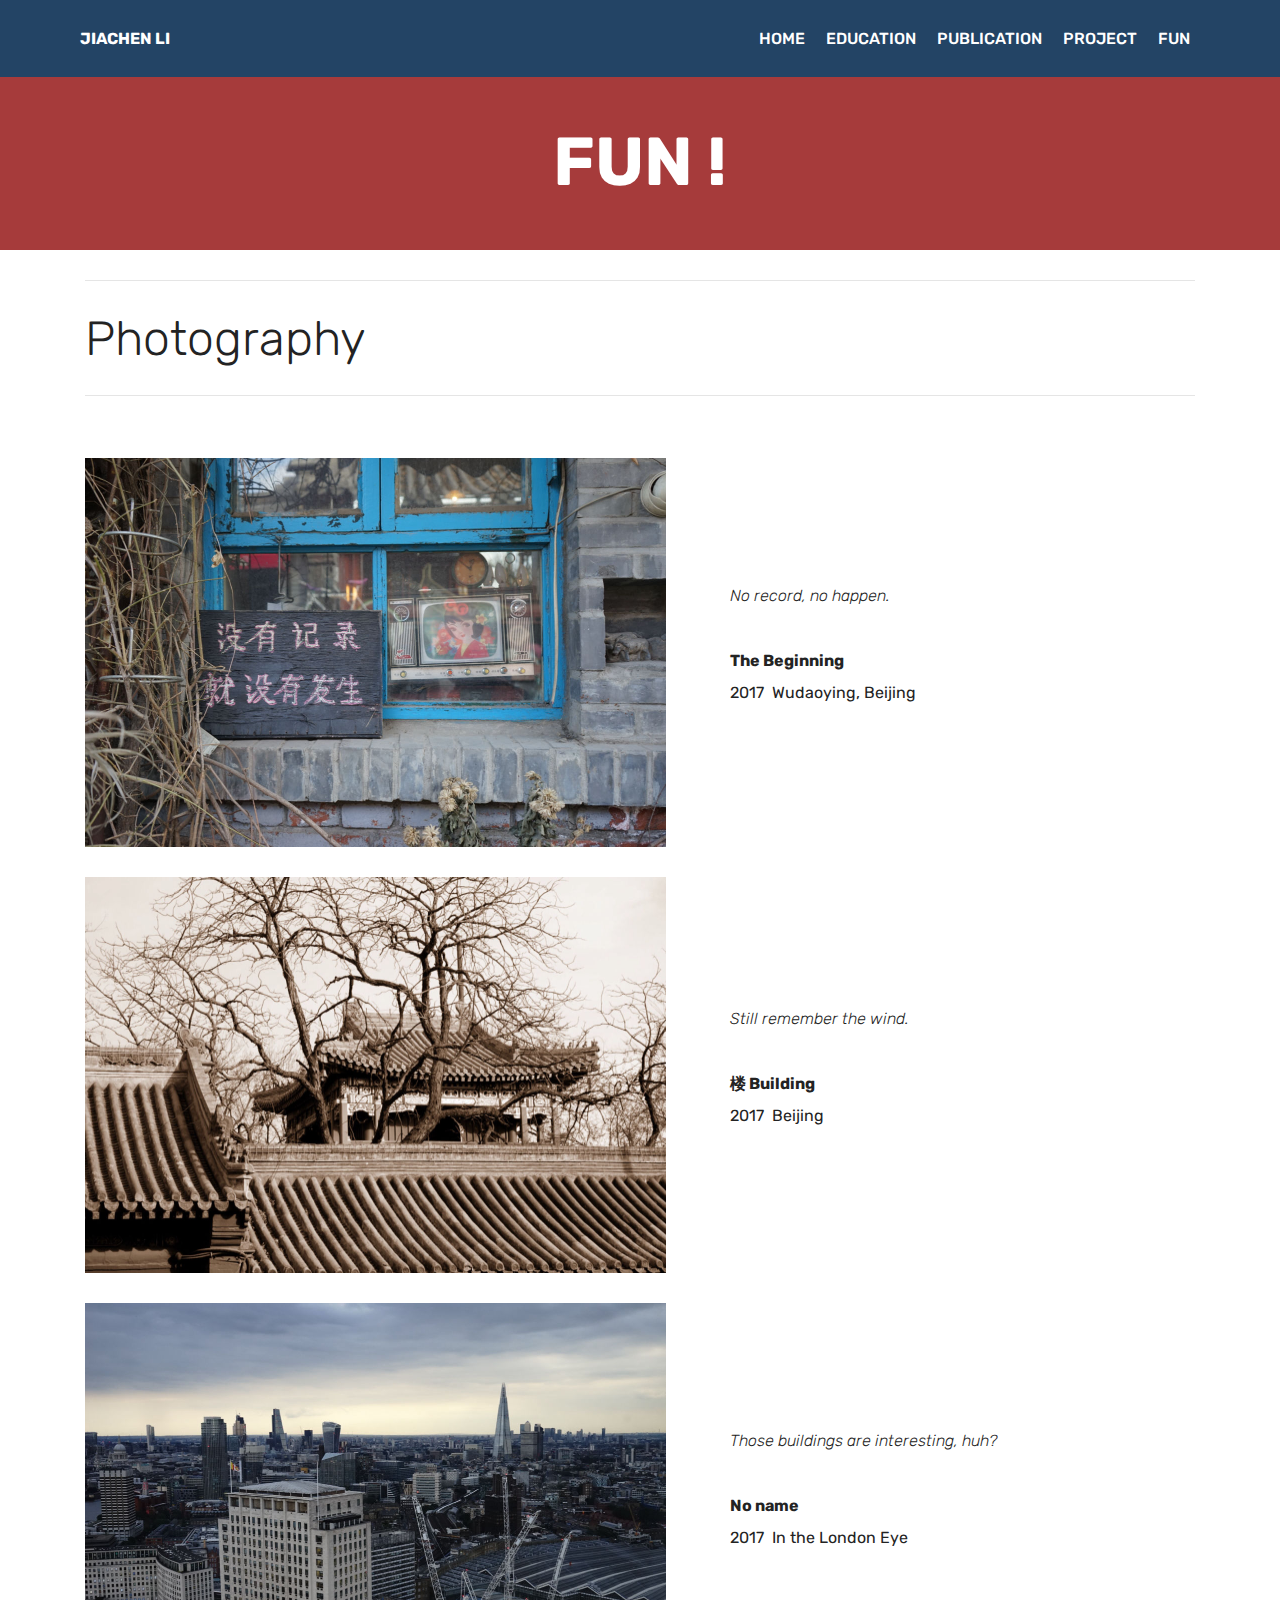
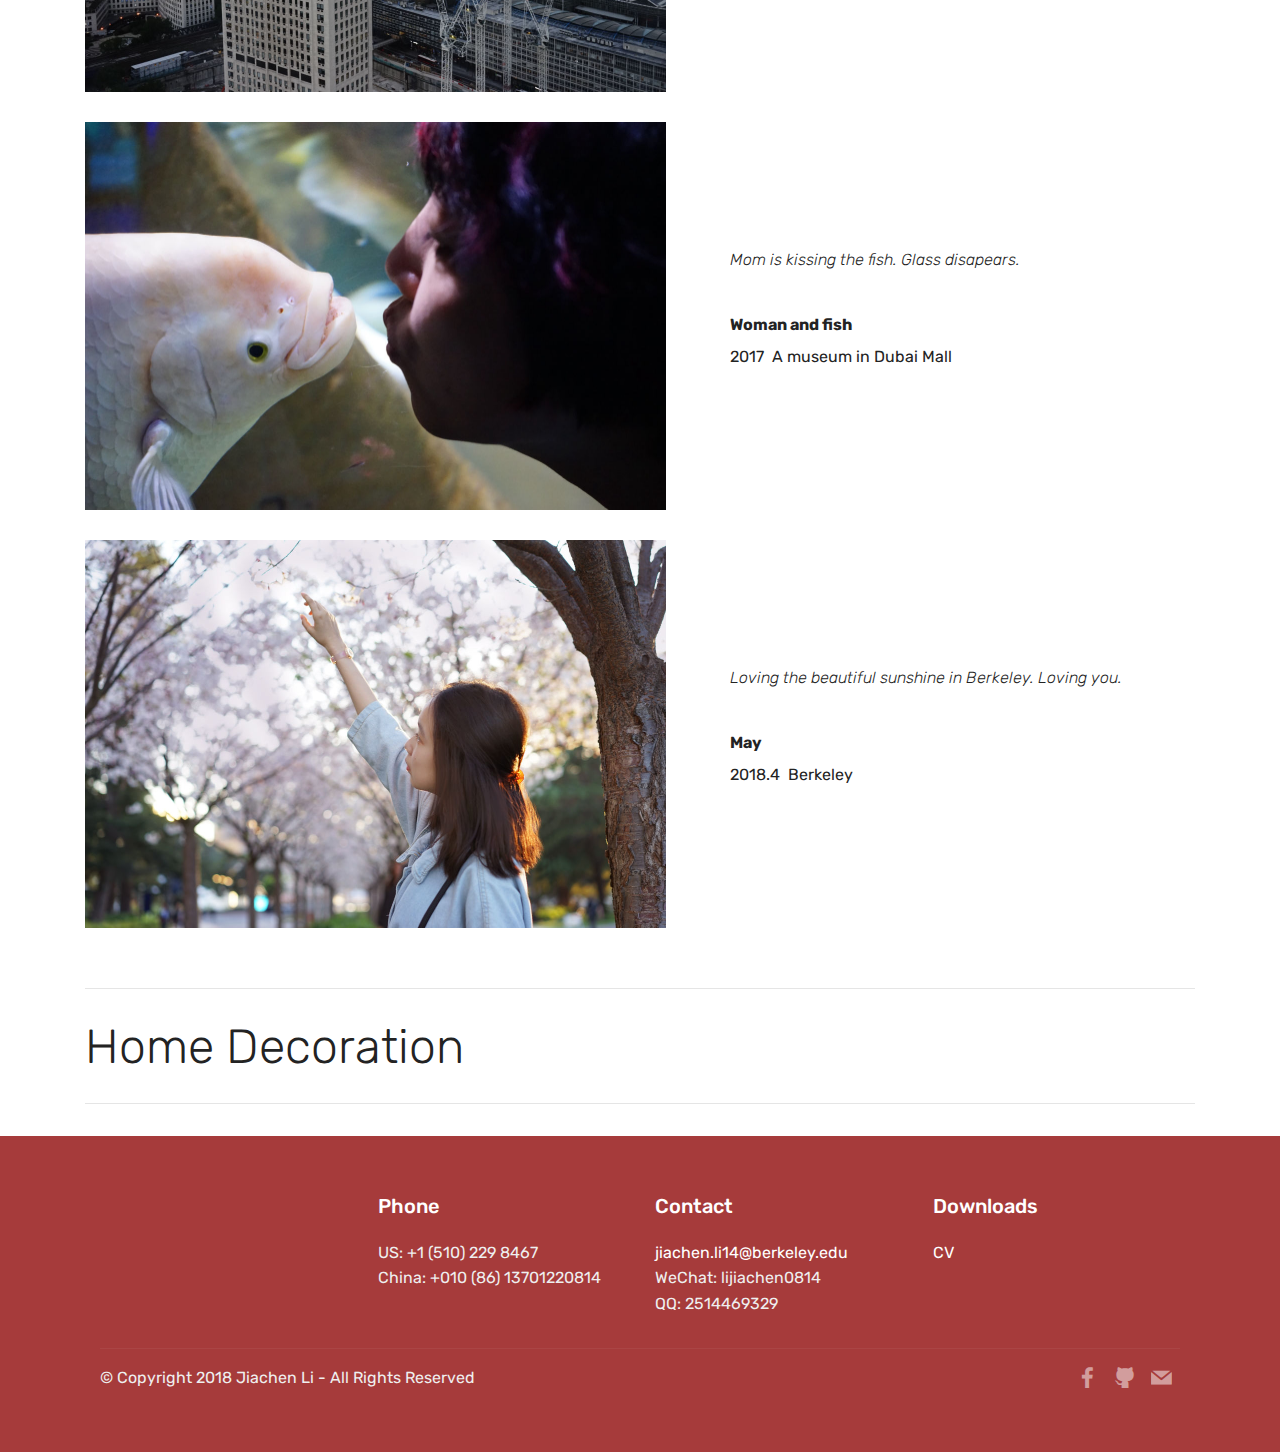
<file: page4.html>
<!DOCTYPE html>
<html >
<head>
  <!-- Site made with Mobirise Website Builder v4.7.7, https://mobirise.com -->
  <meta charset="UTF-8">
  <meta http-equiv="X-UA-Compatible" content="IE=edge">
  <meta name="generator" content="Mobirise v4.7.7, mobirise.com">
  <meta name="viewport" content="width=device-width, initial-scale=1, minimum-scale=1">
  <link rel="shortcut icon" href="assets/images/logo22.png" type="image/x-icon">
  <meta name="description" content="">
  <title>Fun</title>
  <link rel="stylesheet" href="assets/tether/tether.min.css">
  <link rel="stylesheet" href="assets/bootstrap/css/bootstrap.min.css">
  <link rel="stylesheet" href="assets/bootstrap/css/bootstrap-grid.min.css">
  <link rel="stylesheet" href="assets/bootstrap/css/bootstrap-reboot.min.css">
  <link rel="stylesheet" href="assets/dropdown/css/style.css">
  <link rel="stylesheet" href="assets/socicon/css/styles.css">
  <link rel="stylesheet" href="assets/theme/css/style.css">
  <link rel="stylesheet" href="assets/mobirise/css/mbr-additional.css" type="text/css">
  
  
  
</head>
<body>
  <section class="menu cid-qUNgp3JZui" once="menu" id="menu1-c">

    

    <nav class="navbar navbar-expand beta-menu navbar-dropdown align-items-center navbar-fixed-top navbar-toggleable-sm">
        <button class="navbar-toggler navbar-toggler-right" type="button" data-toggle="collapse" data-target="#navbarSupportedContent" aria-controls="navbarSupportedContent" aria-expanded="false" aria-label="Toggle navigation">
            <div class="hamburger">
                <span></span>
                <span></span>
                <span></span>
                <span></span>
            </div>
        </button>
        <div class="menu-logo">
            <div class="navbar-brand">
                
                <span class="navbar-caption-wrap"><a class="navbar-caption text-white display-4" href="index.html">JIACHEN LI</a></span>
            </div>
        </div>
        <div class="collapse navbar-collapse" id="navbarSupportedContent">
            <ul class="navbar-nav nav-dropdown nav-right" data-app-modern-menu="true"><li class="nav-item">
                    <a class="nav-link link text-white display-4" href="https://mobirise.com">
                        </a>
                </li><li class="nav-item"><a class="nav-link link text-white display-4" href="index.html">HOME</a></li><li class="nav-item"><a class="nav-link link text-white display-4" href="page1.html">EDUCATION</a></li><li class="nav-item"><a class="nav-link link text-white display-4" href="page2.html">PUBLICATION</a></li><li class="nav-item"><a class="nav-link link text-white display-4" href="page3.html">PROJECT</a></li><li class="nav-item"><a class="nav-link link text-white display-4" href="page4.html">FUN</a></li></ul>
            
        </div>
    </nav>
</section>

<section class="engine"><a href="https://mobirise.me/a">Mobirise alternative</a></section><section class="mbr-section content4 cid-qUTdFjbknw" id="content4-p">

    

    <div class="container">
        <div class="media-container-row">
            <div class="title col-12 col-md-8">
                <h2 class="align-center pb-3 mbr-fonts-style display-1"><strong><br>FUN !</strong></h2>
                
                
            </div>
        </div>
    </div>
</section>

<section class="mbr-section article content9 cid-qUUPzuPX4t" id="content9-v">
    
     

    <div class="container">
        <div class="inner-container" style="width: 100%;">
            <hr class="line" style="width: 100%;">
            <div class="section-text align-center mbr-fonts-style display-2">
                    Photography</div>
            <hr class="line" style="width: 100%;">
        </div>
        </div>
</section>

<section class="testimonials2 cid-qUYUa0VtgX" id="testimonials2-w">

    

    

    <div class="container">
        <div class="media-container-row">
            <div class="mbr-figure pr-lg-5" style="width: 130%;">
              <img src="assets/images/img-6573-1162x777.jpg" alt="" title="">
            </div>
            <div class="media-content px-3 align-self-center mbr-white py-2">
                    <p class="mbr-text testimonial-text mbr-fonts-style display-7">
                       No record, no happen.</p>
                    <p class="mbr-author-name pt-4 mb-2 mbr-fonts-style display-7">The Beginning</p>
                    <p class="mbr-author-desc mbr-fonts-style display-7">2017 &nbsp;Wudaoying, Beijing</p>
            </div>
        </div>
    </div>
</section>

<section class="testimonials2 cid-qUZf1JVTLg" id="testimonials2-x">

    

    

    <div class="container">
        <div class="media-container-row">
            <div class="mbr-figure pr-lg-5" style="width: 130%;">
              <img src="assets/images/img-6575-1162x793.jpg" alt="" title="">
            </div>
            <div class="media-content px-3 align-self-center mbr-white py-2">
                    <p class="mbr-text testimonial-text mbr-fonts-style display-7">
                       Still remember the wind.</p>
                    <p class="mbr-author-name pt-4 mb-2 mbr-fonts-style display-7">楼 Building</p>
                    <p class="mbr-author-desc mbr-fonts-style display-7">2017 &nbsp;Beijing</p>
            </div>
        </div>
    </div>
</section>

<section class="testimonials2 cid-qUZfUaOUfe" id="testimonials2-10">

    

    

    <div class="container">
        <div class="media-container-row">
            <div class="mbr-figure pr-lg-5" style="width: 130%;">
              <img src="assets/images/img-6588-1162x777.jpg" alt="" title="">
            </div>
            <div class="media-content px-3 align-self-center mbr-white py-2">
                    <p class="mbr-text testimonial-text mbr-fonts-style display-7">
                       Those buildings are interesting, huh?</p>
                    <p class="mbr-author-name pt-4 mb-2 mbr-fonts-style display-7">No name</p>
                    <p class="mbr-author-desc mbr-fonts-style display-7">2017 &nbsp;In the London Eye</p>
            </div>
        </div>
    </div>
</section>

<section class="testimonials2 cid-qUZkRULdPI" id="testimonials2-11">

    

    

    <div class="container">
        <div class="media-container-row">
            <div class="mbr-figure pr-lg-5" style="width: 130%;">
              <img src="assets/images/img-6580-1162x777.jpg" alt="" title="">
            </div>
            <div class="media-content px-3 align-self-center mbr-white py-2">
                    <p class="mbr-text testimonial-text mbr-fonts-style display-7">
                       Mom is kissing the fish. Glass disapears.</p>
                    <p class="mbr-author-name pt-4 mb-2 mbr-fonts-style display-7">Woman and fish</p>
                    <p class="mbr-author-desc mbr-fonts-style display-7">2017 &nbsp;A museum in Dubai Mall</p>
            </div>
        </div>
    </div>
</section>

<section class="testimonials2 cid-qUULnSAv7F" id="testimonials2-t">

    

    

    <div class="container">
        <div class="media-container-row">
            <div class="mbr-figure pr-lg-5" style="width: 130%;">
              <img src="assets/images/yinghua1-1162x775.jpg" alt="" title="">
            </div>
            <div class="media-content px-3 align-self-center mbr-white py-2">
                    <p class="mbr-text testimonial-text mbr-fonts-style display-7">
                       Loving the beautiful sunshine in Berkeley. Loving you.</p>
                    <p class="mbr-author-name pt-4 mb-2 mbr-fonts-style display-7">May</p>
                    <p class="mbr-author-desc mbr-fonts-style display-7">2018.4 &nbsp;Berkeley</p>
            </div>
        </div>
    </div>
</section>

<section class="mbr-section article content9 cid-qUZlvIqt7w" id="content9-12">
    
     

    <div class="container">
        <div class="inner-container" style="width: 100%;">
            <hr class="line" style="width: 100%;">
            <div class="section-text align-center mbr-fonts-style display-2">Home Decoration</div>
            <hr class="line" style="width: 100%;">
        </div>
        </div>
</section>

<section class="cid-qVsxSNgeLp" id="footer1-2o">

    

    

    <div class="container">
        <div class="media-container-row content text-white">
            <div class="col-12 col-md-3">
                <div class="media-wrap">
                    <a href="https://mobirise.com/">
                        <img src="assets/images/logo2.png" alt="Mobirise" title="">
                    </a>
                </div>
            </div>
            <div class="col-12 col-md-3 mbr-fonts-style display-7">
                <h5 class="pb-3">Phone</h5>
                <p class="mbr-text">US: +1 (510) 229 8467                    <br>China: +010 (86) 13701220814</p>
            </div>
            <div class="col-12 col-md-3 mbr-fonts-style display-7">
                <h5 class="pb-3">
                    Contact</h5>
                <p class="mbr-text"><a href="mailto:jiachen.li14@berkeley.edu">jiachen.li14@berkeley.edu</a><br>WeChat: lijiachen0814<br>QQ: 2514469329<a href="mailto:jiachen.li14@berkeley.edu">&nbsp;</a></p><p><span style="font-size: 1rem;"></span></p><p></p>
            </div>
            <div class="col-12 col-md-3 mbr-fonts-style display-7">
                <h5 class="pb-3">
                    Downloads</h5>
                <p class="mbr-text"><a class="text-primary" href="assets/files/Jiachen Li_CV(1).pdf">CV</a></p>
            </div>
        </div>
        <div class="footer-lower">
            <div class="media-container-row">
                <div class="col-sm-12">
                    <hr>
                </div>
            </div>
            <div class="media-container-row mbr-white">
                <div class="col-sm-6 copyright">
                    <p class="mbr-text mbr-fonts-style display-7">
                        © Copyright 2018 Jiachen Li - All Rights Reserved
                    </p>
                </div>
                <div class="col-md-6">
                    <div class="social-list align-right">
                        <div class="soc-item">
                            <a href="https://www.facebook.com/profile.php?id=100011754914929" target="_blank">
                                <span class="mbr-iconfont mbr-iconfont-social socicon-facebook socicon"></span>
                            </a>
                        </div>
                        <div class="soc-item">
                            <a href="https://github.com/NinaJiachenLi" target="_blank">
                                <span class="mbr-iconfont mbr-iconfont-social socicon-github socicon"></span>
                            </a>
                        </div>
                        <div class="soc-item">
                            <a href="mailto:jiachen.li14@berkeley.edu">
                                <span class="mbr-iconfont mbr-iconfont-social socicon-mail socicon"></span>
                            </a>
                        </div>
                        
                        
                        
                    </div>
                </div>
            </div>
        </div>
    </div>
</section>


  <script src="assets/web/assets/jquery/jquery.min.js"></script>
  <script src="assets/popper/popper.min.js"></script>
  <script src="assets/tether/tether.min.js"></script>
  <script src="assets/bootstrap/js/bootstrap.min.js"></script>
  <script src="assets/smoothscroll/smooth-scroll.js"></script>
  <script src="assets/dropdown/js/script.min.js"></script>
  <script src="assets/touchswipe/jquery.touch-swipe.min.js"></script>
  <script src="assets/theme/js/script.js"></script>
  
  
</body>
</html>
</file>
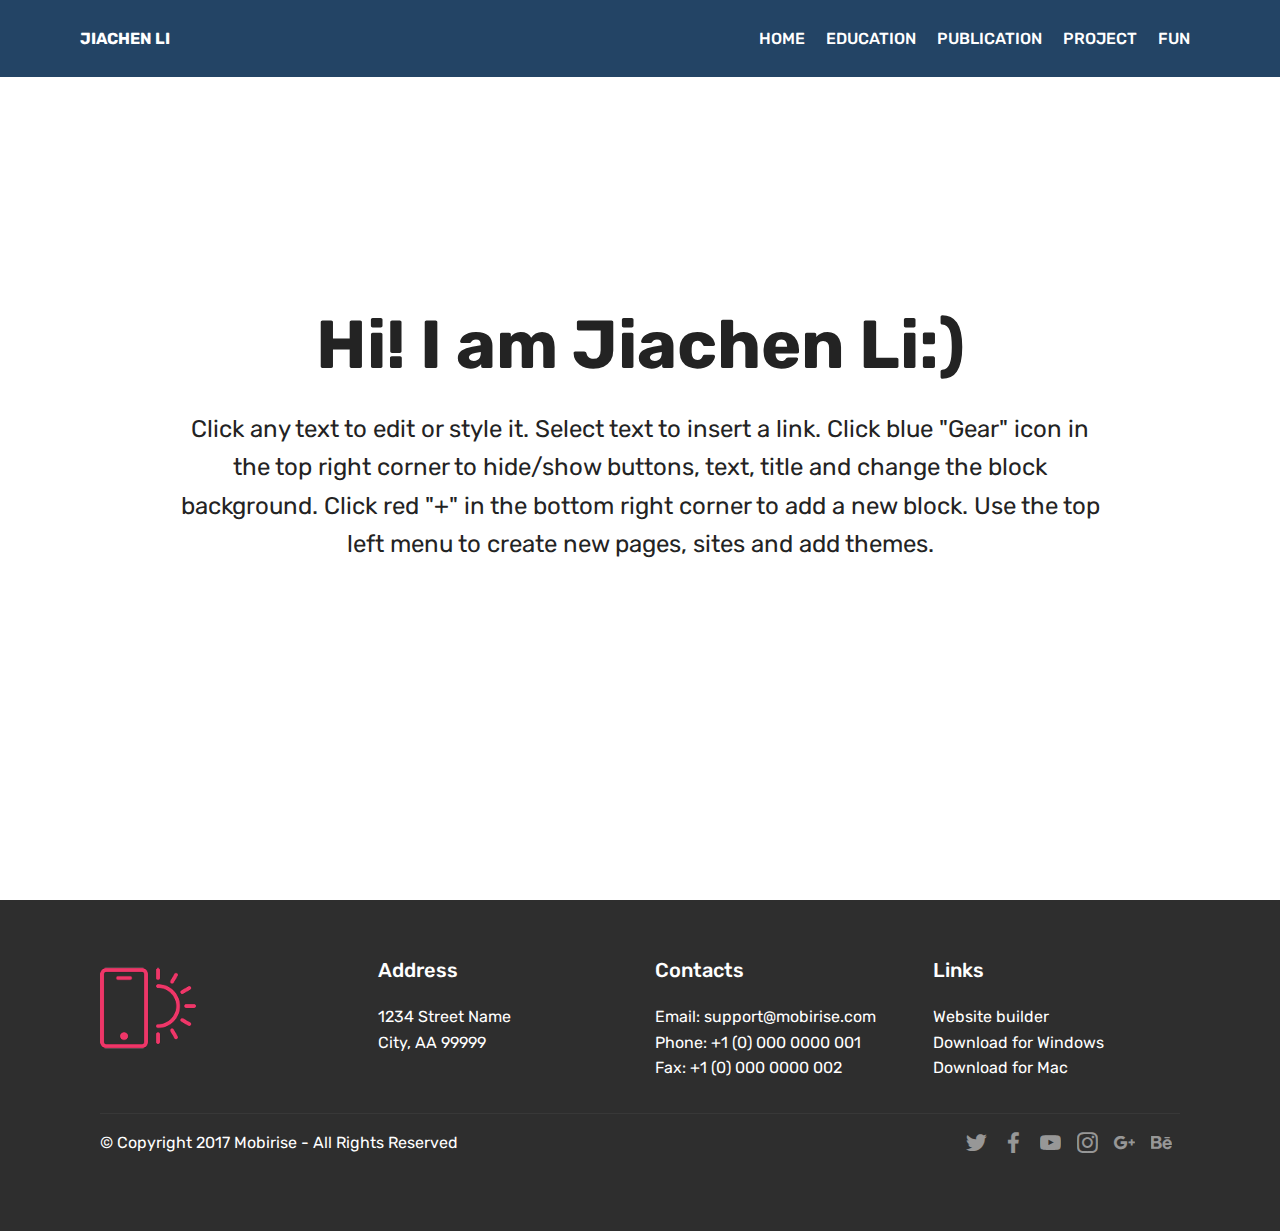
<file: page5.html>
<!DOCTYPE html>
<html >
<head>
  <!-- Site made with Mobirise Website Builder v4.7.7, https://mobirise.com -->
  <meta charset="UTF-8">
  <meta http-equiv="X-UA-Compatible" content="IE=edge">
  <meta name="generator" content="Mobirise v4.7.7, mobirise.com">
  <meta name="viewport" content="width=device-width, initial-scale=1, minimum-scale=1">
  <link rel="shortcut icon" href="assets/images/logo22.png" type="image/x-icon">
  <meta name="description" content="">
  <title>Contact</title>
  <link rel="stylesheet" href="assets/web/assets/mobirise-icons/mobirise-icons.css">
  <link rel="stylesheet" href="assets/tether/tether.min.css">
  <link rel="stylesheet" href="assets/bootstrap/css/bootstrap.min.css">
  <link rel="stylesheet" href="assets/bootstrap/css/bootstrap-grid.min.css">
  <link rel="stylesheet" href="assets/bootstrap/css/bootstrap-reboot.min.css">
  <link rel="stylesheet" href="assets/dropdown/css/style.css">
  <link rel="stylesheet" href="assets/socicon/css/styles.css">
  <link rel="stylesheet" href="assets/theme/css/style.css">
  <link rel="stylesheet" href="assets/mobirise/css/mbr-additional.css" type="text/css">
  
  
  
</head>
<body>
  <section class="menu cid-qUNgpYmYVS" once="menu" id="menu1-f">

    

    <nav class="navbar navbar-expand beta-menu navbar-dropdown align-items-center navbar-fixed-top navbar-toggleable-sm">
        <button class="navbar-toggler navbar-toggler-right" type="button" data-toggle="collapse" data-target="#navbarSupportedContent" aria-controls="navbarSupportedContent" aria-expanded="false" aria-label="Toggle navigation">
            <div class="hamburger">
                <span></span>
                <span></span>
                <span></span>
                <span></span>
            </div>
        </button>
        <div class="menu-logo">
            <div class="navbar-brand">
                
                <span class="navbar-caption-wrap"><a class="navbar-caption text-white display-4" href="index.html">JIACHEN LI</a></span>
            </div>
        </div>
        <div class="collapse navbar-collapse" id="navbarSupportedContent">
            <ul class="navbar-nav nav-dropdown nav-right" data-app-modern-menu="true"><li class="nav-item">
                    <a class="nav-link link text-white display-4" href="https://mobirise.com">
                        </a>
                </li><li class="nav-item"><a class="nav-link link text-white display-4" href="index.html">HOME</a></li><li class="nav-item"><a class="nav-link link text-white display-4" href="page1.html">EDUCATION</a></li><li class="nav-item"><a class="nav-link link text-white display-4" href="page2.html">PUBLICATION</a></li><li class="nav-item"><a class="nav-link link text-white display-4" href="page3.html">PROJECT</a></li><li class="nav-item"><a class="nav-link link text-white display-4" href="page4.html">FUN</a></li></ul>
            
        </div>
    </nav>
</section>

<section class="engine"><a href="https://mobirise.me/y">html site templates</a></section><section class="cid-qUNgpZ8l5e mbr-fullscreen" id="header2-g">

    

    

    <div class="container align-center">
        <div class="row justify-content-md-center">
            <div class="mbr-white col-md-10">
                <h1 class="mbr-section-title mbr-bold pb-3 mbr-fonts-style display-1">Hi! I am Jiachen Li:)</h1>
                
                <p class="mbr-text pb-3 mbr-fonts-style display-5">
                    Click any text to edit or style it. Select text to insert a link. Click blue "Gear" icon in the top right corner to hide/show buttons, text, title and change the block background. Click red "+" in the bottom right corner to add a new block. Use the top left menu to create new pages, sites and add themes.
                </p>
                
            </div>
        </div>
    </div>
    
</section>

<section class="cid-qUNgpZxvUs" id="footer1-h">

    

    

    <div class="container">
        <div class="media-container-row content text-white">
            <div class="col-12 col-md-3">
                <div class="media-wrap">
                    <a href="https://mobirise.com/">
                        <img src="assets/images/logo22.png" alt="Mobirise">
                    </a>
                </div>
            </div>
            <div class="col-12 col-md-3 mbr-fonts-style display-7">
                <h5 class="pb-3">
                    Address
                </h5>
                <p class="mbr-text">
                    1234 Street Name
                    <br>City, AA 99999
                </p>
            </div>
            <div class="col-12 col-md-3 mbr-fonts-style display-7">
                <h5 class="pb-3">
                    Contacts
                </h5>
                <p class="mbr-text">
                    Email: support@mobirise.com
                    <br>Phone: +1 (0) 000 0000 001
                    <br>Fax: +1 (0) 000 0000 002
                </p>
            </div>
            <div class="col-12 col-md-3 mbr-fonts-style display-7">
                <h5 class="pb-3">
                    Links
                </h5>
                <p class="mbr-text">
                    <a class="text-primary" href="https://mobirise.com/">Website builder</a>
                    <br><a class="text-primary" href="https://mobirise.com/mobirise-free-win.zip">Download for Windows</a>
                    <br><a class="text-primary" href="https://mobirise.com/mobirise-free-mac.zip">Download for Mac</a>
                </p>
            </div>
        </div>
        <div class="footer-lower">
            <div class="media-container-row">
                <div class="col-sm-12">
                    <hr>
                </div>
            </div>
            <div class="media-container-row mbr-white">
                <div class="col-sm-6 copyright">
                    <p class="mbr-text mbr-fonts-style display-7">
                        © Copyright 2017 Mobirise - All Rights Reserved
                    </p>
                </div>
                <div class="col-md-6">
                    <div class="social-list align-right">
                        <div class="soc-item">
                            <a href="https://twitter.com/mobirise" target="_blank">
                                <span class="socicon-twitter socicon mbr-iconfont mbr-iconfont-social"></span>
                            </a>
                        </div>
                        <div class="soc-item">
                            <a href="https://www.facebook.com/pages/Mobirise/1616226671953247" target="_blank">
                                <span class="socicon-facebook socicon mbr-iconfont mbr-iconfont-social"></span>
                            </a>
                        </div>
                        <div class="soc-item">
                            <a href="https://www.youtube.com/c/mobirise" target="_blank">
                                <span class="socicon-youtube socicon mbr-iconfont mbr-iconfont-social"></span>
                            </a>
                        </div>
                        <div class="soc-item">
                            <a href="https://instagram.com/mobirise" target="_blank">
                                <span class="socicon-instagram socicon mbr-iconfont mbr-iconfont-social"></span>
                            </a>
                        </div>
                        <div class="soc-item">
                            <a href="https://plus.google.com/u/0/+Mobirise" target="_blank">
                                <span class="socicon-googleplus socicon mbr-iconfont mbr-iconfont-social"></span>
                            </a>
                        </div>
                        <div class="soc-item">
                            <a href="https://www.behance.net/Mobirise" target="_blank">
                                <span class="socicon-behance socicon mbr-iconfont mbr-iconfont-social"></span>
                            </a>
                        </div>
                    </div>
                </div>
            </div>
        </div>
    </div>
</section>


  <script src="assets/web/assets/jquery/jquery.min.js"></script>
  <script src="assets/popper/popper.min.js"></script>
  <script src="assets/tether/tether.min.js"></script>
  <script src="assets/bootstrap/js/bootstrap.min.js"></script>
  <script src="assets/smoothscroll/smooth-scroll.js"></script>
  <script src="assets/dropdown/js/script.min.js"></script>
  <script src="assets/touchswipe/jquery.touch-swipe.min.js"></script>
  <script src="assets/theme/js/script.js"></script>
  
  
</body>
</html>
</file>
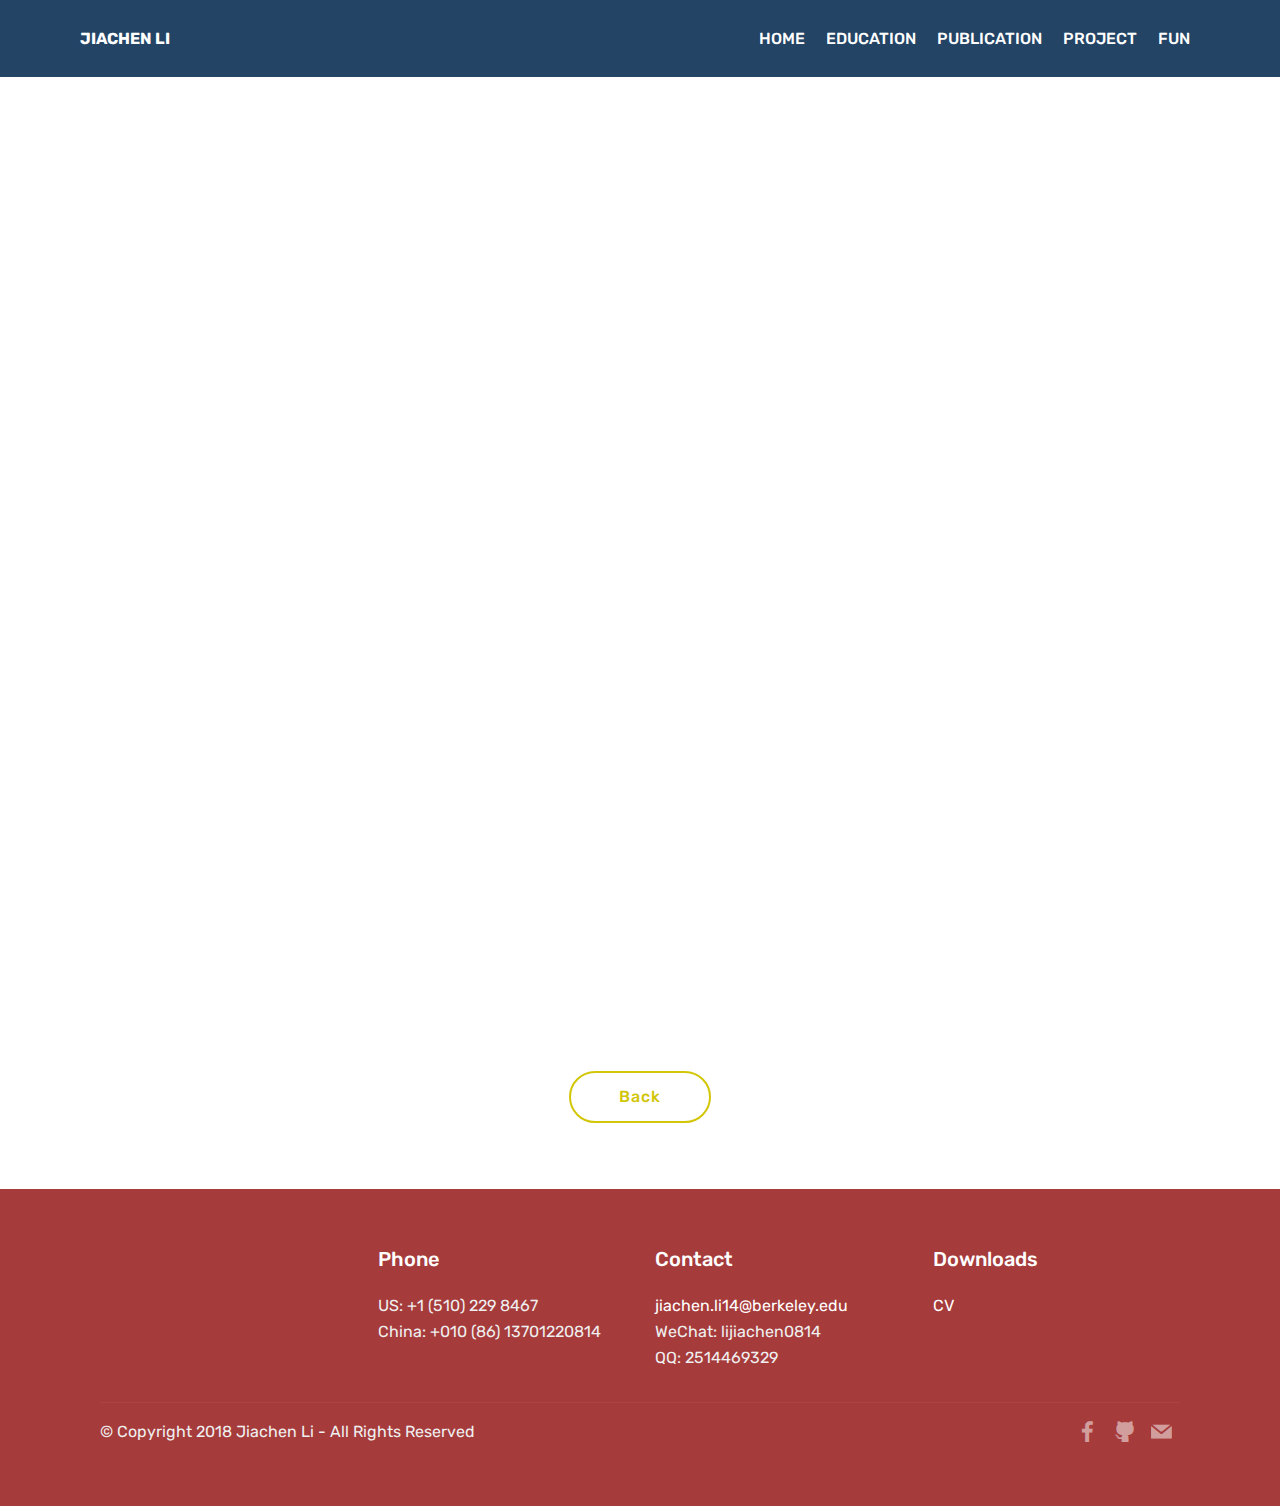
<file: page6.html>
<!DOCTYPE html>
<html >
<head>
  <!-- Site made with Mobirise Website Builder v4.7.7, https://mobirise.com -->
  <meta charset="UTF-8">
  <meta http-equiv="X-UA-Compatible" content="IE=edge">
  <meta name="generator" content="Mobirise v4.7.7, mobirise.com">
  <meta name="viewport" content="width=device-width, initial-scale=1, minimum-scale=1">
  <link rel="shortcut icon" href="assets/images/logo22.png" type="image/x-icon">
  <meta name="description" content="Website Builder Description">
  <title>self balance car</title>
  <link rel="stylesheet" href="assets/tether/tether.min.css">
  <link rel="stylesheet" href="assets/bootstrap/css/bootstrap.min.css">
  <link rel="stylesheet" href="assets/bootstrap/css/bootstrap-grid.min.css">
  <link rel="stylesheet" href="assets/bootstrap/css/bootstrap-reboot.min.css">
  <link rel="stylesheet" href="assets/dropdown/css/style.css">
  <link rel="stylesheet" href="assets/socicon/css/styles.css">
  <link rel="stylesheet" href="assets/theme/css/style.css">
  <link rel="stylesheet" href="assets/mobirise/css/mbr-additional.css" type="text/css">
  
  
  
</head>
<body>
  <section class="menu cid-qUNglTqXkJ" once="menu" id="menu1-19">

    

    <nav class="navbar navbar-expand beta-menu navbar-dropdown align-items-center navbar-fixed-top navbar-toggleable-sm">
        <button class="navbar-toggler navbar-toggler-right" type="button" data-toggle="collapse" data-target="#navbarSupportedContent" aria-controls="navbarSupportedContent" aria-expanded="false" aria-label="Toggle navigation">
            <div class="hamburger">
                <span></span>
                <span></span>
                <span></span>
                <span></span>
            </div>
        </button>
        <div class="menu-logo">
            <div class="navbar-brand">
                
                <span class="navbar-caption-wrap"><a class="navbar-caption text-white display-4" href="index.html">JIACHEN LI</a></span>
            </div>
        </div>
        <div class="collapse navbar-collapse" id="navbarSupportedContent">
            <ul class="navbar-nav nav-dropdown nav-right" data-app-modern-menu="true"><li class="nav-item">
                    <a class="nav-link link text-white display-4" href="https://mobirise.com">
                        </a>
                </li><li class="nav-item"><a class="nav-link link text-white display-4" href="index.html">HOME</a></li><li class="nav-item"><a class="nav-link link text-white display-4" href="page1.html">EDUCATION</a></li><li class="nav-item"><a class="nav-link link text-white display-4" href="page2.html">PUBLICATION</a></li><li class="nav-item"><a class="nav-link link text-white display-4" href="page3.html">PROJECT</a></li><li class="nav-item"><a class="nav-link link text-white display-4" href="page4.html">FUN</a></li></ul>
            
        </div>
    </nav>
</section>

<section class="engine"><a href="https://mobirise.me">Mobirise</a></section><section class="cid-qVrWS6OG03" id="video1-1b">

    
    
    <figure class="mbr-figure align-center container">
        <div class="video-block" style="width: 66%;">
            <div><iframe class="mbr-embedded-video" src="https://www.youtube.com/embed/3m-2_Bs8oX8?rel=0&amp;amp;showinfo=0&amp;autoplay=0&amp;loop=0" width="1280" height="720" frameborder="0" allowfullscreen></iframe></div>
        </div>
    </figure>
</section>

<section class="cid-qVs3ndjLBp" id="video1-1i">

    
    
    <figure class="mbr-figure align-center container">
        <div class="video-block" style="width: 66%;">
            <div><iframe class="mbr-embedded-video" src="https://www.youtube.com/embed/5za34yMQe5c?rel=0&amp;amp;showinfo=0&amp;autoplay=0&amp;loop=0" width="1280" height="720" frameborder="0" allowfullscreen></iframe></div>
        </div>
    </figure>
</section>

<section class="mbr-section content8 cid-qVs3IcR9SN" id="content8-1j">

    

    <div class="container">
        <div class="media-container-row title">
            <div class="col-12 col-md-8">
                <div class="mbr-section-btn align-center"><a class="btn btn-success-outline display-4" href="page3.html">Back<br></a></div>
            </div>
        </div>
    </div>
</section>

<section class="cid-qVsxABPpHG" id="footer1-2k">

    

    

    <div class="container">
        <div class="media-container-row content text-white">
            <div class="col-12 col-md-3">
                <div class="media-wrap">
                    <a href="https://mobirise.com/">
                        <img src="assets/images/logo2.png" alt="Mobirise" title="">
                    </a>
                </div>
            </div>
            <div class="col-12 col-md-3 mbr-fonts-style display-7">
                <h5 class="pb-3">Phone</h5>
                <p class="mbr-text">US: +1 (510) 229 8467                    <br>China: +010 (86) 13701220814</p>
            </div>
            <div class="col-12 col-md-3 mbr-fonts-style display-7">
                <h5 class="pb-3">
                    Contact</h5>
                <p class="mbr-text"><a href="mailto:jiachen.li14@berkeley.edu">jiachen.li14@berkeley.edu</a><br>WeChat: lijiachen0814<br>QQ: 2514469329<a href="mailto:jiachen.li14@berkeley.edu">&nbsp;</a></p><p><span style="font-size: 1rem;"></span></p><p></p>
            </div>
            <div class="col-12 col-md-3 mbr-fonts-style display-7">
                <h5 class="pb-3">
                    Downloads</h5>
                <p class="mbr-text"><a class="text-primary" href="assets/files/Jiachen Li_CV(1).pdf">CV</a></p>
            </div>
        </div>
        <div class="footer-lower">
            <div class="media-container-row">
                <div class="col-sm-12">
                    <hr>
                </div>
            </div>
            <div class="media-container-row mbr-white">
                <div class="col-sm-6 copyright">
                    <p class="mbr-text mbr-fonts-style display-7">
                        © Copyright 2018 Jiachen Li - All Rights Reserved
                    </p>
                </div>
                <div class="col-md-6">
                    <div class="social-list align-right">
                        <div class="soc-item">
                            <a href="https://www.facebook.com/profile.php?id=100011754914929" target="_blank">
                                <span class="mbr-iconfont mbr-iconfont-social socicon-facebook socicon"></span>
                            </a>
                        </div>
                        <div class="soc-item">
                            <a href="https://github.com/NinaJiachenLi" target="_blank">
                                <span class="mbr-iconfont mbr-iconfont-social socicon-github socicon"></span>
                            </a>
                        </div>
                        <div class="soc-item">
                            <a href="mailto:jiachen.li14@berkeley.edu">
                                <span class="mbr-iconfont mbr-iconfont-social socicon-mail socicon"></span>
                            </a>
                        </div>
                        
                        
                        
                    </div>
                </div>
            </div>
        </div>
    </div>
</section>


  <script src="assets/web/assets/jquery/jquery.min.js"></script>
  <script src="assets/popper/popper.min.js"></script>
  <script src="assets/tether/tether.min.js"></script>
  <script src="assets/bootstrap/js/bootstrap.min.js"></script>
  <script src="assets/smoothscroll/smooth-scroll.js"></script>
  <script src="assets/dropdown/js/script.min.js"></script>
  <script src="assets/touchswipe/jquery.touch-swipe.min.js"></script>
  <script src="assets/theme/js/script.js"></script>
  
  
</body>
</html>
</file>
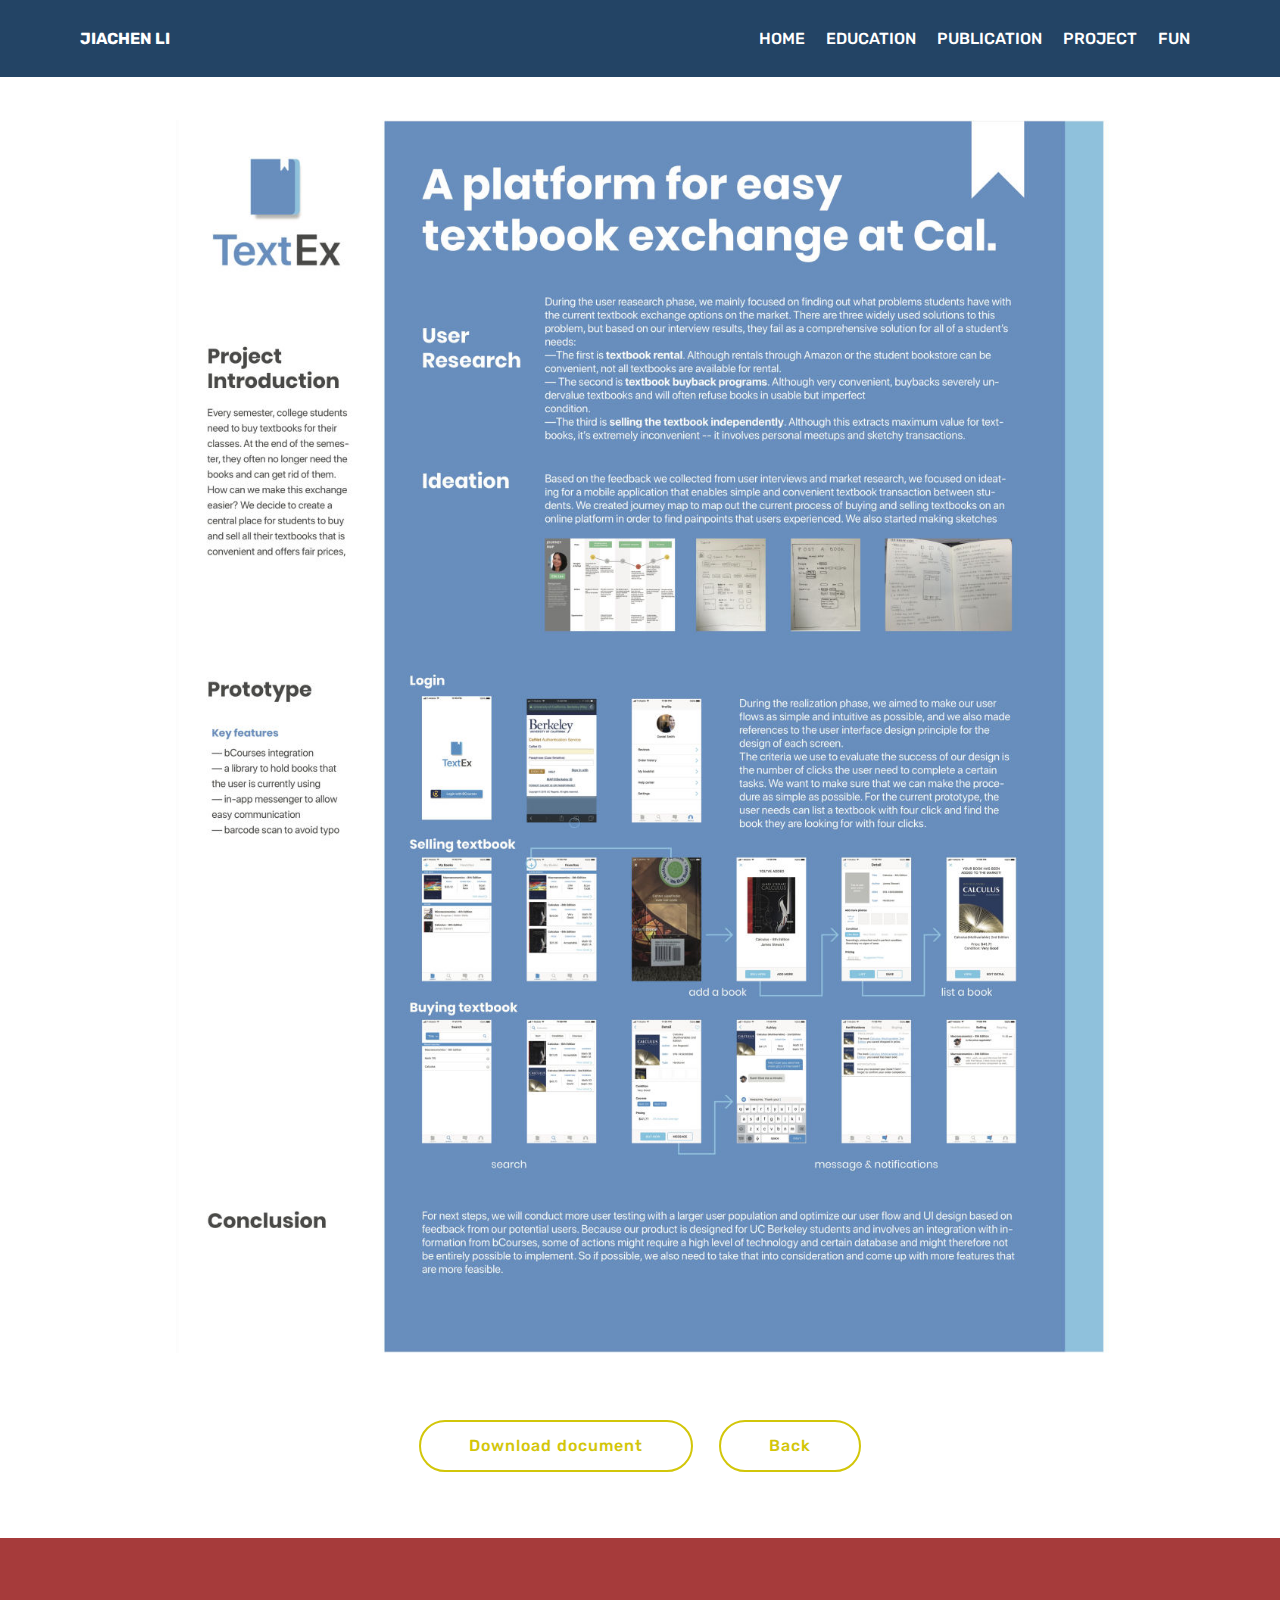
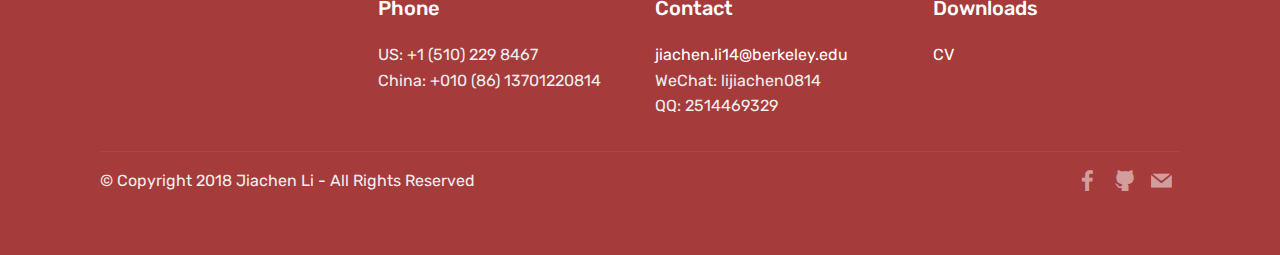
<file: page7.html>
<!DOCTYPE html>
<html >
<head>
  <!-- Site made with Mobirise Website Builder v4.7.7, https://mobirise.com -->
  <meta charset="UTF-8">
  <meta http-equiv="X-UA-Compatible" content="IE=edge">
  <meta name="generator" content="Mobirise v4.7.7, mobirise.com">
  <meta name="viewport" content="width=device-width, initial-scale=1, minimum-scale=1">
  <link rel="shortcut icon" href="assets/images/logo22.png" type="image/x-icon">
  <meta name="description" content="Website Creator Description">
  <title>textex</title>
  <link rel="stylesheet" href="assets/tether/tether.min.css">
  <link rel="stylesheet" href="assets/bootstrap/css/bootstrap.min.css">
  <link rel="stylesheet" href="assets/bootstrap/css/bootstrap-grid.min.css">
  <link rel="stylesheet" href="assets/bootstrap/css/bootstrap-reboot.min.css">
  <link rel="stylesheet" href="assets/dropdown/css/style.css">
  <link rel="stylesheet" href="assets/socicon/css/styles.css">
  <link rel="stylesheet" href="assets/theme/css/style.css">
  <link rel="stylesheet" href="assets/mobirise/css/mbr-additional.css" type="text/css">
  
  
  
</head>
<body>
  <section class="menu cid-qUNglTqXkJ" once="menu" id="menu1-1e">

    

    <nav class="navbar navbar-expand beta-menu navbar-dropdown align-items-center navbar-fixed-top navbar-toggleable-sm">
        <button class="navbar-toggler navbar-toggler-right" type="button" data-toggle="collapse" data-target="#navbarSupportedContent" aria-controls="navbarSupportedContent" aria-expanded="false" aria-label="Toggle navigation">
            <div class="hamburger">
                <span></span>
                <span></span>
                <span></span>
                <span></span>
            </div>
        </button>
        <div class="menu-logo">
            <div class="navbar-brand">
                
                <span class="navbar-caption-wrap"><a class="navbar-caption text-white display-4" href="index.html">JIACHEN LI</a></span>
            </div>
        </div>
        <div class="collapse navbar-collapse" id="navbarSupportedContent">
            <ul class="navbar-nav nav-dropdown nav-right" data-app-modern-menu="true"><li class="nav-item">
                    <a class="nav-link link text-white display-4" href="https://mobirise.com">
                        </a>
                </li><li class="nav-item"><a class="nav-link link text-white display-4" href="index.html">HOME</a></li><li class="nav-item"><a class="nav-link link text-white display-4" href="page1.html">EDUCATION</a></li><li class="nav-item"><a class="nav-link link text-white display-4" href="page2.html">PUBLICATION</a></li><li class="nav-item"><a class="nav-link link text-white display-4" href="page3.html">PROJECT</a></li><li class="nav-item"><a class="nav-link link text-white display-4" href="page4.html">FUN</a></li></ul>
            
        </div>
    </nav>
</section>

<section class="engine"><a href="https://mobirise.me/i">free website creation software</a></section><section class="cid-qVrZTvnvb6" id="image1-1g">

    

    <figure class="mbr-figure container">
            <div class="image-block" style="width: 100%;">
                <img src="assets/images/group15-poster-1466x1629.jpg" width="1400" alt="Mobirise" title="">
                
            </div>
    </figure>
</section>

<section class="mbr-section content8 cid-qVs1SwykG9" id="content8-1h">

    

    <div class="container">
        <div class="media-container-row title">
            <div class="col-12 col-md-8">
                <div class="mbr-section-btn align-center"><a class="btn btn-success-outline display-4" href="assets/files/IEOR%20Final%20report.pdf">Download document</a>
                    <a class="btn btn-success-outline display-4" href="page3.html">Back<br></a></div>
            </div>
        </div>
    </div>
</section>

<section class="cid-qVsxwPxpJB" id="footer1-2j">

    

    

    <div class="container">
        <div class="media-container-row content text-white">
            <div class="col-12 col-md-3">
                <div class="media-wrap">
                    <a href="https://mobirise.com/">
                        <img src="assets/images/logo2.png" alt="Mobirise" title="">
                    </a>
                </div>
            </div>
            <div class="col-12 col-md-3 mbr-fonts-style display-7">
                <h5 class="pb-3">Phone</h5>
                <p class="mbr-text">US: +1 (510) 229 8467                    <br>China: +010 (86) 13701220814</p>
            </div>
            <div class="col-12 col-md-3 mbr-fonts-style display-7">
                <h5 class="pb-3">
                    Contact</h5>
                <p class="mbr-text"><a href="mailto:jiachen.li14@berkeley.edu">jiachen.li14@berkeley.edu</a><br>WeChat: lijiachen0814<br>QQ: 2514469329<a href="mailto:jiachen.li14@berkeley.edu">&nbsp;</a></p><p><span style="font-size: 1rem;"></span></p><p></p>
            </div>
            <div class="col-12 col-md-3 mbr-fonts-style display-7">
                <h5 class="pb-3">
                    Downloads</h5>
                <p class="mbr-text"><a class="text-primary" href="assets/files/Jiachen Li_CV(1).pdf">CV</a></p>
            </div>
        </div>
        <div class="footer-lower">
            <div class="media-container-row">
                <div class="col-sm-12">
                    <hr>
                </div>
            </div>
            <div class="media-container-row mbr-white">
                <div class="col-sm-6 copyright">
                    <p class="mbr-text mbr-fonts-style display-7">
                        © Copyright 2018 Jiachen Li - All Rights Reserved
                    </p>
                </div>
                <div class="col-md-6">
                    <div class="social-list align-right">
                        <div class="soc-item">
                            <a href="https://www.facebook.com/profile.php?id=100011754914929" target="_blank">
                                <span class="mbr-iconfont mbr-iconfont-social socicon-facebook socicon"></span>
                            </a>
                        </div>
                        <div class="soc-item">
                            <a href="https://github.com/NinaJiachenLi" target="_blank">
                                <span class="mbr-iconfont mbr-iconfont-social socicon-github socicon"></span>
                            </a>
                        </div>
                        <div class="soc-item">
                            <a href="mailto:jiachen.li14@berkeley.edu">
                                <span class="mbr-iconfont mbr-iconfont-social socicon-mail socicon"></span>
                            </a>
                        </div>
                        
                        
                        
                    </div>
                </div>
            </div>
        </div>
    </div>
</section>


  <script src="assets/web/assets/jquery/jquery.min.js"></script>
  <script src="assets/popper/popper.min.js"></script>
  <script src="assets/tether/tether.min.js"></script>
  <script src="assets/bootstrap/js/bootstrap.min.js"></script>
  <script src="assets/smoothscroll/smooth-scroll.js"></script>
  <script src="assets/dropdown/js/script.min.js"></script>
  <script src="assets/touchswipe/jquery.touch-swipe.min.js"></script>
  <script src="assets/theme/js/script.js"></script>
  
  
</body>
</html>
</file>
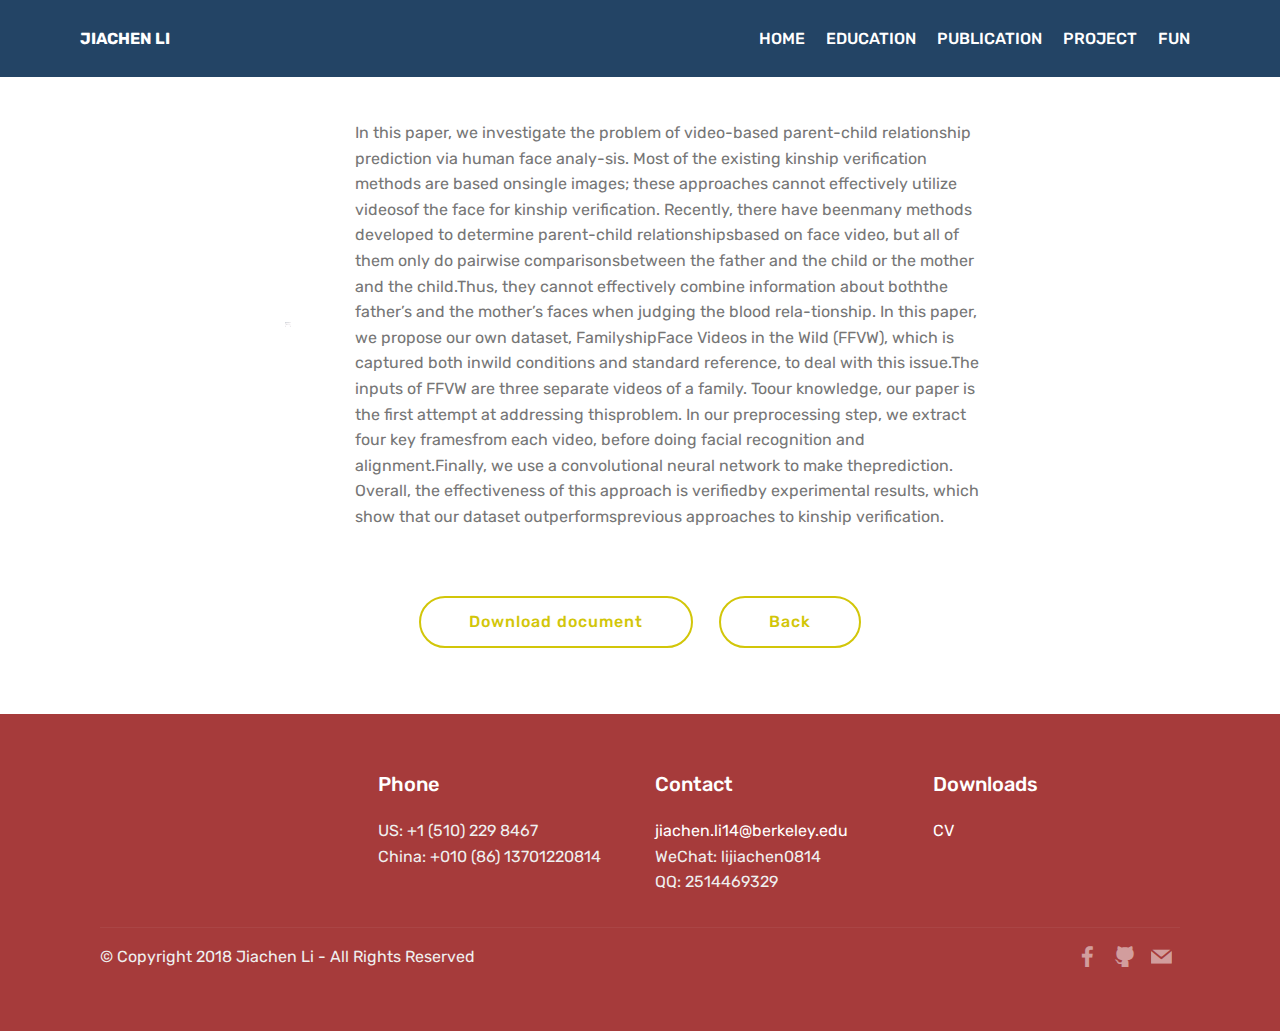
<file: page8.html>
<!DOCTYPE html>
<html >
<head>
  <!-- Site made with Mobirise Website Builder v4.7.7, https://mobirise.com -->
  <meta charset="UTF-8">
  <meta http-equiv="X-UA-Compatible" content="IE=edge">
  <meta name="generator" content="Mobirise v4.7.7, mobirise.com">
  <meta name="viewport" content="width=device-width, initial-scale=1, minimum-scale=1">
  <link rel="shortcut icon" href="assets/images/logo22.png" type="image/x-icon">
  <meta name="description" content="Web Page Maker Description">
  <title>face recognition</title>
  <link rel="stylesheet" href="assets/tether/tether.min.css">
  <link rel="stylesheet" href="assets/bootstrap/css/bootstrap.min.css">
  <link rel="stylesheet" href="assets/bootstrap/css/bootstrap-grid.min.css">
  <link rel="stylesheet" href="assets/bootstrap/css/bootstrap-reboot.min.css">
  <link rel="stylesheet" href="assets/dropdown/css/style.css">
  <link rel="stylesheet" href="assets/socicon/css/styles.css">
  <link rel="stylesheet" href="assets/theme/css/style.css">
  <link rel="stylesheet" href="assets/mobirise/css/mbr-additional.css" type="text/css">
  
  
  
</head>
<body>
  <section class="menu cid-qUNglTqXkJ" once="menu" id="menu1-1l">

    

    <nav class="navbar navbar-expand beta-menu navbar-dropdown align-items-center navbar-fixed-top navbar-toggleable-sm">
        <button class="navbar-toggler navbar-toggler-right" type="button" data-toggle="collapse" data-target="#navbarSupportedContent" aria-controls="navbarSupportedContent" aria-expanded="false" aria-label="Toggle navigation">
            <div class="hamburger">
                <span></span>
                <span></span>
                <span></span>
                <span></span>
            </div>
        </button>
        <div class="menu-logo">
            <div class="navbar-brand">
                
                <span class="navbar-caption-wrap"><a class="navbar-caption text-white display-4" href="index.html">JIACHEN LI</a></span>
            </div>
        </div>
        <div class="collapse navbar-collapse" id="navbarSupportedContent">
            <ul class="navbar-nav nav-dropdown nav-right" data-app-modern-menu="true"><li class="nav-item">
                    <a class="nav-link link text-white display-4" href="https://mobirise.com">
                        </a>
                </li><li class="nav-item"><a class="nav-link link text-white display-4" href="index.html">HOME</a></li><li class="nav-item"><a class="nav-link link text-white display-4" href="page1.html">EDUCATION</a></li><li class="nav-item"><a class="nav-link link text-white display-4" href="page2.html">PUBLICATION</a></li><li class="nav-item"><a class="nav-link link text-white display-4" href="page3.html">PROJECT</a></li><li class="nav-item"><a class="nav-link link text-white display-4" href="page4.html">FUN</a></li></ul>
            
        </div>
    </nav>
</section>

<section class="engine"><a href="https://mobirise.me/g">build a website for free</a></section><section class="mbr-section content6 cid-qVsx569KLk" id="content6-2h">
    
     
    
    <div class="container">
        <div class="media-container-row">
            <div class="col-12 col-md-8">
                <div class="media-container-row">
                    <div class="mbr-figure" style="width: 10%;">
                      <img src="assets/images/java-server-824x532.jpg" alt="Mobirise" title="">  
                    </div>
                    <div class="media-content">
                        <div class="mbr-section-text">
                            <p class="mbr-text mb-0 mbr-fonts-style display-7">In  this  paper,  we  investigate  the  problem  of  video-based parent-child relationship prediction via human face analy-sis. Most of the existing kinship verification methods are based onsingle  images;  these  approaches  cannot  effectively  utilize  videosof  the  face  for  kinship  verification.  Recently,  there  have  beenmany methods developed to determine parent-child relationshipsbased on face video, but all of them only do pairwise comparisonsbetween  the  father  and  the  child  or  the  mother  and  the  child.Thus,  they  cannot  effectively  combine  information  about  boththe father’s and the mother’s faces when judging the blood rela-tionship. In this paper, we propose our own dataset, FamilyshipFace  Videos  in  the  Wild  (FFVW),  which  is  captured  both  inwild  conditions  and  standard  reference,  to  deal  with  this  issue.The  inputs  of  FFVW  are  three  separate  videos  of  a  family.  Toour knowledge, our paper is the first attempt at addressing thisproblem.  In  our  preprocessing  step,  we  extract  four  key  framesfrom  each  video,  before  doing  facial  recognition  and  alignment.Finally,  we  use  a  convolutional  neural  network  to  make  theprediction. Overall, the effectiveness of this approach is verifiedby experimental results, which show that our dataset outperformsprevious  approaches  to  kinship  verification.<br></p>
                        </div>
                    </div>
                </div>
            </div>
        </div>
    </div>
</section>

<section class="mbr-section content8 cid-qVs4XWl1pF" id="content8-1n">

    

    <div class="container">
        <div class="media-container-row title">
            <div class="col-12 col-md-8">
                <div class="mbr-section-btn align-center"><a class="btn btn-success-outline display-4" href="assets/files/IEOR%20Final%20report.pdf">Download document</a>
                    <a class="btn btn-success-outline display-4" href="page3.html">Back<br></a></div>
            </div>
        </div>
    </div>
</section>

<section class="cid-qVsxpEtrrw" id="footer1-2i">

    

    

    <div class="container">
        <div class="media-container-row content text-white">
            <div class="col-12 col-md-3">
                <div class="media-wrap">
                    <a href="https://mobirise.com/">
                        <img src="assets/images/logo2.png" alt="Mobirise" title="">
                    </a>
                </div>
            </div>
            <div class="col-12 col-md-3 mbr-fonts-style display-7">
                <h5 class="pb-3">Phone</h5>
                <p class="mbr-text">US: +1 (510) 229 8467                    <br>China: +010 (86) 13701220814</p>
            </div>
            <div class="col-12 col-md-3 mbr-fonts-style display-7">
                <h5 class="pb-3">
                    Contact</h5>
                <p class="mbr-text"><a href="mailto:jiachen.li14@berkeley.edu">jiachen.li14@berkeley.edu</a><br>WeChat: lijiachen0814<br>QQ: 2514469329<a href="mailto:jiachen.li14@berkeley.edu">&nbsp;</a></p><p><span style="font-size: 1rem;"></span></p><p></p>
            </div>
            <div class="col-12 col-md-3 mbr-fonts-style display-7">
                <h5 class="pb-3">
                    Downloads</h5>
                <p class="mbr-text"><a class="text-primary" href="assets/files/Jiachen Li_CV(1).pdf">CV</a></p>
            </div>
        </div>
        <div class="footer-lower">
            <div class="media-container-row">
                <div class="col-sm-12">
                    <hr>
                </div>
            </div>
            <div class="media-container-row mbr-white">
                <div class="col-sm-6 copyright">
                    <p class="mbr-text mbr-fonts-style display-7">
                        © Copyright 2018 Jiachen Li - All Rights Reserved
                    </p>
                </div>
                <div class="col-md-6">
                    <div class="social-list align-right">
                        <div class="soc-item">
                            <a href="https://www.facebook.com/profile.php?id=100011754914929" target="_blank">
                                <span class="mbr-iconfont mbr-iconfont-social socicon-facebook socicon"></span>
                            </a>
                        </div>
                        <div class="soc-item">
                            <a href="https://github.com/NinaJiachenLi" target="_blank">
                                <span class="mbr-iconfont mbr-iconfont-social socicon-github socicon"></span>
                            </a>
                        </div>
                        <div class="soc-item">
                            <a href="mailto:jiachen.li14@berkeley.edu">
                                <span class="mbr-iconfont mbr-iconfont-social socicon-mail socicon"></span>
                            </a>
                        </div>
                        
                        
                        
                    </div>
                </div>
            </div>
        </div>
    </div>
</section>


  <script src="assets/web/assets/jquery/jquery.min.js"></script>
  <script src="assets/popper/popper.min.js"></script>
  <script src="assets/tether/tether.min.js"></script>
  <script src="assets/bootstrap/js/bootstrap.min.js"></script>
  <script src="assets/smoothscroll/smooth-scroll.js"></script>
  <script src="assets/dropdown/js/script.min.js"></script>
  <script src="assets/touchswipe/jquery.touch-swipe.min.js"></script>
  <script src="assets/theme/js/script.js"></script>
  
  
</body>
</html>
</file>
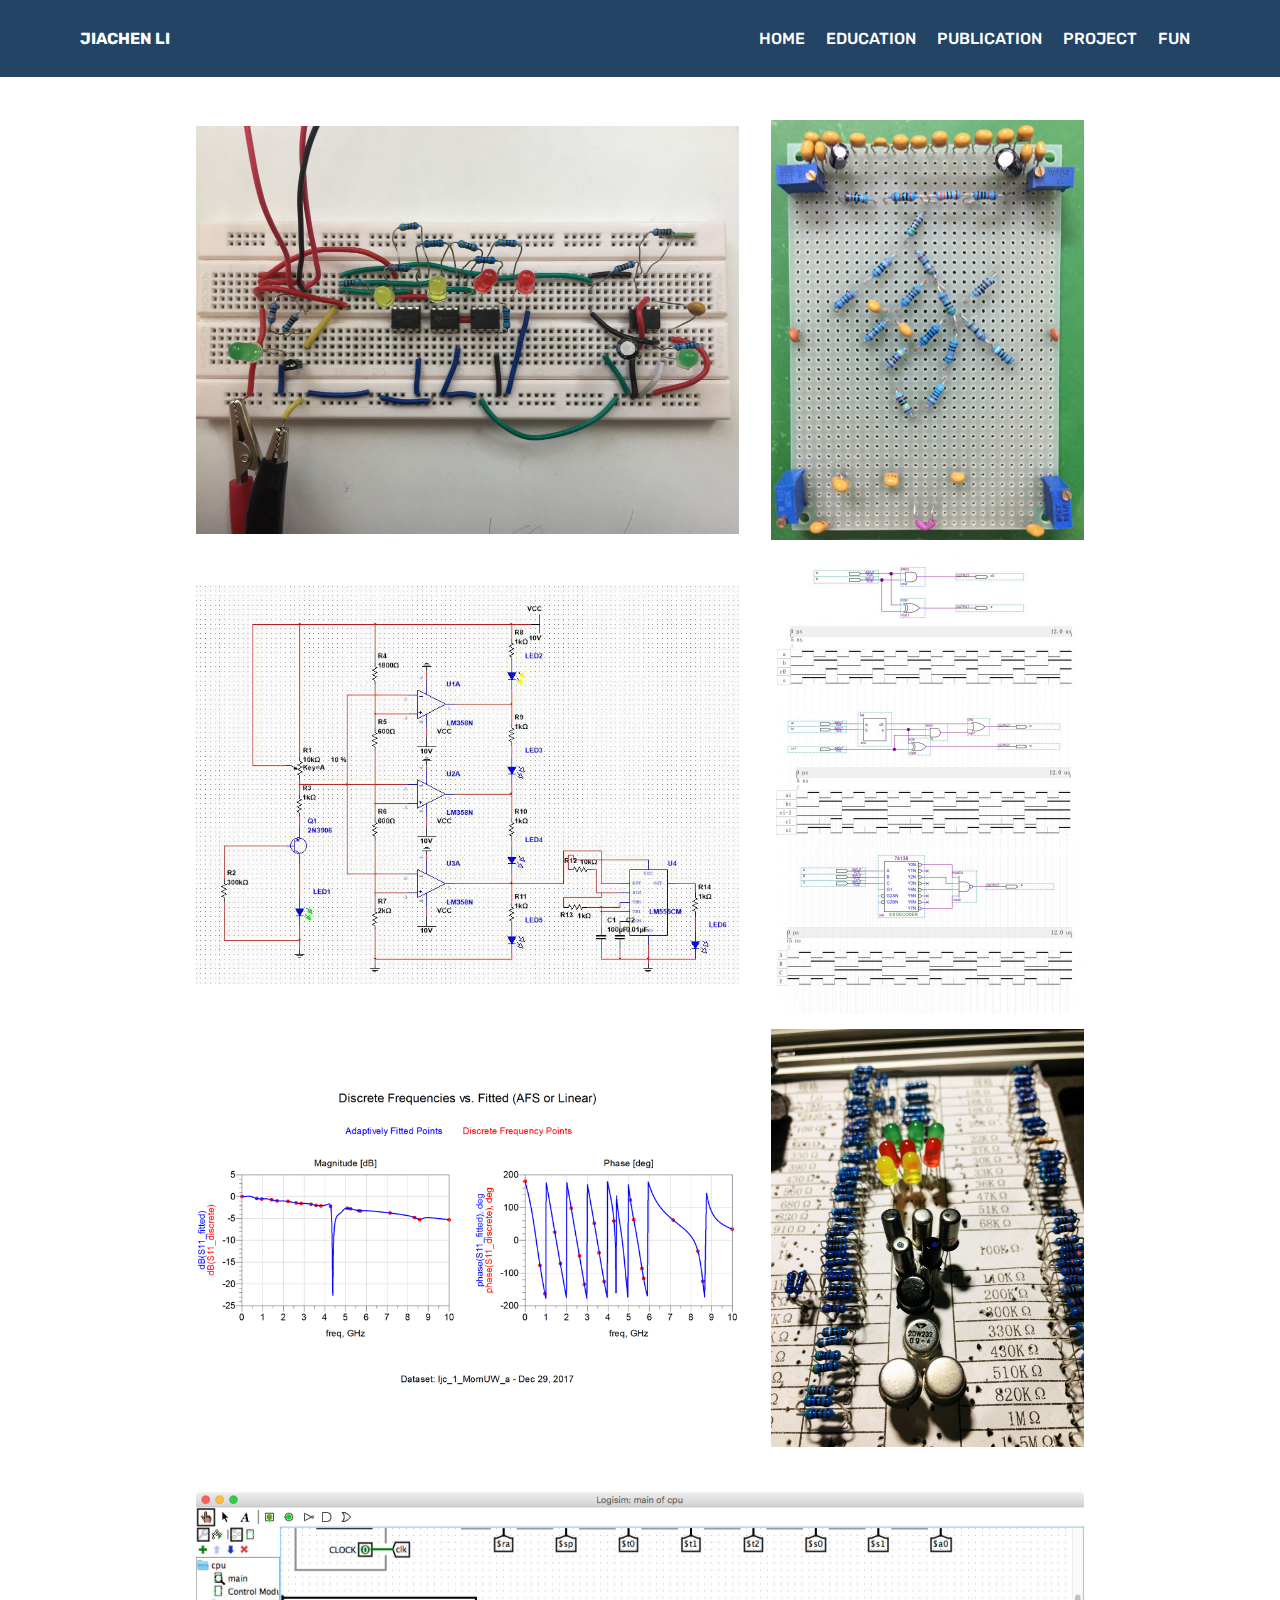
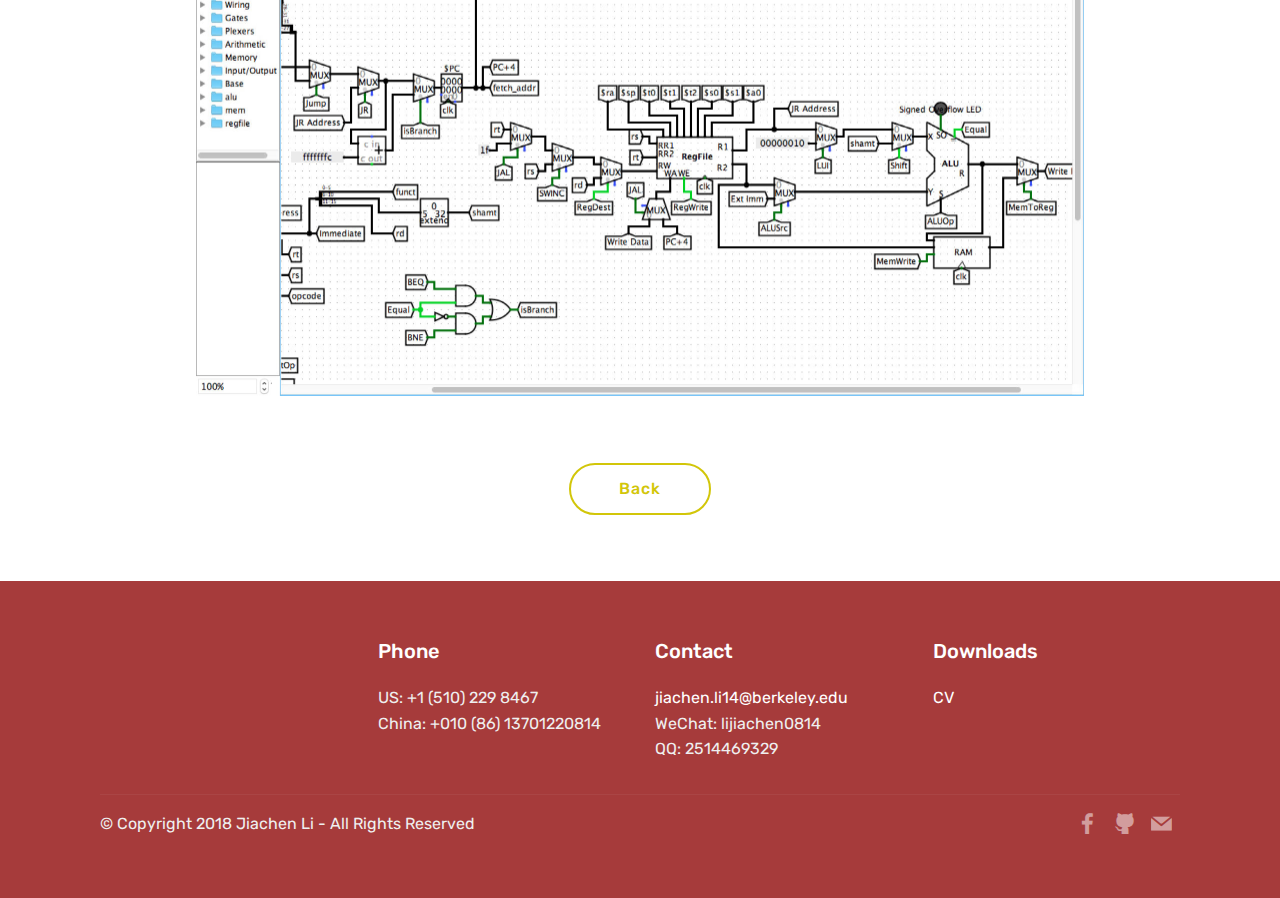
<file: page9.html>
<!DOCTYPE html>
<html >
<head>
  <!-- Site made with Mobirise Website Builder v4.7.7, https://mobirise.com -->
  <meta charset="UTF-8">
  <meta http-equiv="X-UA-Compatible" content="IE=edge">
  <meta name="generator" content="Mobirise v4.7.7, mobirise.com">
  <meta name="viewport" content="width=device-width, initial-scale=1, minimum-scale=1">
  <link rel="shortcut icon" href="assets/images/logo22.png" type="image/x-icon">
  <meta name="description" content="Site Creator Description">
  <title>digital stuff</title>
  <link rel="stylesheet" href="assets/tether/tether.min.css">
  <link rel="stylesheet" href="assets/bootstrap/css/bootstrap.min.css">
  <link rel="stylesheet" href="assets/bootstrap/css/bootstrap-grid.min.css">
  <link rel="stylesheet" href="assets/bootstrap/css/bootstrap-reboot.min.css">
  <link rel="stylesheet" href="assets/dropdown/css/style.css">
  <link rel="stylesheet" href="assets/socicon/css/styles.css">
  <link rel="stylesheet" href="assets/theme/css/style.css">
  <link rel="stylesheet" href="assets/mobirise/css/mbr-additional.css" type="text/css">
  
  
  
</head>
<body>
  <section class="menu cid-qUNglTqXkJ" once="menu" id="menu1-1t">

    

    <nav class="navbar navbar-expand beta-menu navbar-dropdown align-items-center navbar-fixed-top navbar-toggleable-sm">
        <button class="navbar-toggler navbar-toggler-right" type="button" data-toggle="collapse" data-target="#navbarSupportedContent" aria-controls="navbarSupportedContent" aria-expanded="false" aria-label="Toggle navigation">
            <div class="hamburger">
                <span></span>
                <span></span>
                <span></span>
                <span></span>
            </div>
        </button>
        <div class="menu-logo">
            <div class="navbar-brand">
                
                <span class="navbar-caption-wrap"><a class="navbar-caption text-white display-4" href="index.html">JIACHEN LI</a></span>
            </div>
        </div>
        <div class="collapse navbar-collapse" id="navbarSupportedContent">
            <ul class="navbar-nav nav-dropdown nav-right" data-app-modern-menu="true"><li class="nav-item">
                    <a class="nav-link link text-white display-4" href="https://mobirise.com">
                        </a>
                </li><li class="nav-item"><a class="nav-link link text-white display-4" href="index.html">HOME</a></li><li class="nav-item"><a class="nav-link link text-white display-4" href="page1.html">EDUCATION</a></li><li class="nav-item"><a class="nav-link link text-white display-4" href="page2.html">PUBLICATION</a></li><li class="nav-item"><a class="nav-link link text-white display-4" href="page3.html">PROJECT</a></li><li class="nav-item"><a class="nav-link link text-white display-4" href="page4.html">FUN</a></li></ul>
            
        </div>
    </nav>
</section>

<section class="engine"><a href="https://mobirise.me/v">html templates</a></section><section class="cid-qVs9reXLAh" id="image4-1v">
    <!-- Block parameters controls (Blue "Gear" panel) -->
    
    <!-- End block parameters -->
    <div class="container images-container">
            <div class="media-container-row" style="width: 80%;">
                <div class="img-item item1" style="width: 177%;">
                    <img src="assets/images/img-6542-1086x815.jpg" alt="" title="">
                    
                </div>
                <div class="img-item">
                    <img src="assets/images/img-3397-626x835.jpg" alt="" title="">
                    
                </div>
            </div>
    </div>
</section>

<section class="cid-qVsaMCeayQ" id="image4-1w">
    <!-- Block parameters controls (Blue "Gear" panel) -->
    
    <!-- End block parameters -->
    <div class="container images-container">
            <div class="media-container-row" style="width: 80%;">
                <div class="img-item item1" style="width: 177%;">
                    <img src="assets/images/1.1-778x571.jpg" alt="" title="">
                    
                </div>
                <div class="img-item">
                    <img src="assets/images/test1-626x918.jpg" alt="" title="">
                    
                </div>
            </div>
    </div>
</section>

<section class="cid-qVsbaKqzyB" id="image4-1x">
    <!-- Block parameters controls (Blue "Gear" panel) -->
    
    <!-- End block parameters -->
    <div class="container images-container">
            <div class="media-container-row" style="width: 80%;">
                <div class="img-item item1" style="width: 177%;">
                    <img src="assets/images/wb-865x469.png" alt="" title="">
                    
                </div>
                <div class="img-item">
                    <img src="assets/images/img-3394-626x835.jpg" alt="" title="">
                    
                </div>
            </div>
    </div>
</section>

<section class="cid-qVsbFIIdsx" id="image3-1y">

    

    <figure class="mbr-figure container">
            <div class="image-block" style="width: 80%;">
                <img src="assets/images/cpu-1776x1009.jpg" width="1400" alt="Mobirise" title="">
                
            </div>
    </figure>
</section>

<section class="mbr-section content8 cid-qVsnynDC5L" id="content8-27">

    

    <div class="container">
        <div class="media-container-row title">
            <div class="col-12 col-md-8">
                <div class="mbr-section-btn align-center"><a class="btn btn-success-outline display-4" href="page3.html">Back<br></a></div>
            </div>
        </div>
    </div>
</section>

<section class="cid-qVswWnsGzX" id="footer1-2g">

    

    

    <div class="container">
        <div class="media-container-row content text-white">
            <div class="col-12 col-md-3">
                <div class="media-wrap">
                    <a href="https://mobirise.com/">
                        <img src="assets/images/logo2.png" alt="Mobirise" title="">
                    </a>
                </div>
            </div>
            <div class="col-12 col-md-3 mbr-fonts-style display-7">
                <h5 class="pb-3">Phone</h5>
                <p class="mbr-text">US: +1 (510) 229 8467                    <br>China: +010 (86) 13701220814</p>
            </div>
            <div class="col-12 col-md-3 mbr-fonts-style display-7">
                <h5 class="pb-3">
                    Contact</h5>
                <p class="mbr-text"><a href="mailto:jiachen.li14@berkeley.edu">jiachen.li14@berkeley.edu</a><br>WeChat: lijiachen0814<br>QQ: 2514469329<a href="mailto:jiachen.li14@berkeley.edu">&nbsp;</a></p><p><span style="font-size: 1rem;"></span></p><p></p>
            </div>
            <div class="col-12 col-md-3 mbr-fonts-style display-7">
                <h5 class="pb-3">
                    Downloads</h5>
                <p class="mbr-text"><a class="text-primary" href="assets/files/Jiachen Li_CV(1).pdf">CV</a></p>
            </div>
        </div>
        <div class="footer-lower">
            <div class="media-container-row">
                <div class="col-sm-12">
                    <hr>
                </div>
            </div>
            <div class="media-container-row mbr-white">
                <div class="col-sm-6 copyright">
                    <p class="mbr-text mbr-fonts-style display-7">
                        © Copyright 2018 Jiachen Li - All Rights Reserved
                    </p>
                </div>
                <div class="col-md-6">
                    <div class="social-list align-right">
                        <div class="soc-item">
                            <a href="https://www.facebook.com/profile.php?id=100011754914929" target="_blank">
                                <span class="mbr-iconfont mbr-iconfont-social socicon-facebook socicon"></span>
                            </a>
                        </div>
                        <div class="soc-item">
                            <a href="https://github.com/NinaJiachenLi" target="_blank">
                                <span class="mbr-iconfont mbr-iconfont-social socicon-github socicon"></span>
                            </a>
                        </div>
                        <div class="soc-item">
                            <a href="mailto:jiachen.li14@berkeley.edu">
                                <span class="mbr-iconfont mbr-iconfont-social socicon-mail socicon"></span>
                            </a>
                        </div>
                        
                        
                        
                    </div>
                </div>
            </div>
        </div>
    </div>
</section>


  <script src="assets/web/assets/jquery/jquery.min.js"></script>
  <script src="assets/popper/popper.min.js"></script>
  <script src="assets/tether/tether.min.js"></script>
  <script src="assets/bootstrap/js/bootstrap.min.js"></script>
  <script src="assets/smoothscroll/smooth-scroll.js"></script>
  <script src="assets/dropdown/js/script.min.js"></script>
  <script src="assets/touchswipe/jquery.touch-swipe.min.js"></script>
  <script src="assets/theme/js/script.js"></script>
  
  
</body>
</html>
</file>
<file: assets/web/assets/mobirise-icons/mobirise-icons.css>
@font-face {
  font-family: 'MobiriseIcons';
  src:  url('mobirise-icons.eot?spat4u');
  src:  url('mobirise-icons.eot?spat4u#iefix') format('embedded-opentype'),
    url('mobirise-icons.ttf?spat4u') format('truetype'),
    url('mobirise-icons.woff?spat4u') format('woff'),
    url('mobirise-icons.svg?spat4u#MobiriseIcons') format('svg');
  font-weight: normal;
  font-style: normal;
}

[class^="mbri-"], [class*=" mbri-"] {
  /* use !important to prevent issues with browser extensions that change fonts */
  font-family: MobiriseIcons !important;
  speak: none;
  font-style: normal;
  font-weight: normal;
  font-variant: normal;
  text-transform: none;
  line-height: 1;

  /* Better Font Rendering =========== */
  -webkit-font-smoothing: antialiased;
  -moz-osx-font-smoothing: grayscale;
}

.mbri-add-submenu:before {
  content: "\e900";
}
.mbri-alert:before {
  content: "\e901";
}
.mbri-align-center:before {
  content: "\e902";
}
.mbri-align-justify:before {
  content: "\e903";
}
.mbri-align-left:before {
  content: "\e904";
}
.mbri-align-right:before {
  content: "\e905";
}
.mbri-android:before {
  content: "\e906";
}
.mbri-apple:before {
  content: "\e907";
}
.mbri-arrow-down:before {
  content: "\e908";
}
.mbri-arrow-next:before {
  content: "\e909";
}
.mbri-arrow-prev:before {
  content: "\e90a";
}
.mbri-arrow-up:before {
  content: "\e90b";
}
.mbri-bold:before {
  content: "\e90c";
}
.mbri-bookmark:before {
  content: "\e90d";
}
.mbri-bootstrap:before {
  content: "\e90e";
}
.mbri-briefcase:before {
  content: "\e90f";
}
.mbri-browse:before {
  content: "\e910";
}
.mbri-bulleted-list:before {
  content: "\e911";
}
.mbri-calendar:before {
  content: "\e912";
}
.mbri-camera:before {
  content: "\e913";
}
.mbri-cart-add:before {
  content: "\e914";
}
.mbri-cart-full:before {
  content: "\e915";
}
.mbri-cash:before {
  content: "\e916";
}
.mbri-change-style:before {
  content: "\e917";
}
.mbri-chat:before {
  content: "\e918";
}
.mbri-clock:before {
  content: "\e919";
}
.mbri-close:before {
  content: "\e91a";
}
.mbri-cloud:before {
  content: "\e91b";
}
.mbri-code:before {
  content: "\e91c";
}
.mbri-contact-form:before {
  content: "\e91d";
}
.mbri-credit-card:before {
  content: "\e91e";
}
.mbri-cursor-click:before {
  content: "\e91f";
}
.mbri-cust-feedback:before {
  content: "\e920";
}
.mbri-database:before {
  content: "\e921";
}
.mbri-delivery:before {
  content: "\e922";
}
.mbri-desktop:before {
  content: "\e923";
}
.mbri-devices:before {
  content: "\e924";
}
.mbri-down:before {
  content: "\e925";
}
.mbri-download:before {
  content: "\e989";
}
.mbri-drag-n-drop:before {
  content: "\e927";
}
.mbri-drag-n-drop2:before {
  content: "\e928";
}
.mbri-edit:before {
  content: "\e929";
}
.mbri-edit2:before {
  content: "\e92a";
}
.mbri-error:before {
  content: "\e92b";
}
.mbri-extension:before {
  content: "\e92c";
}
.mbri-features:before {
  content: "\e92d";
}
.mbri-file:before {
  content: "\e92e";
}
.mbri-flag:before {
  content: "\e92f";
}
.mbri-folder:before {
  content: "\e930";
}
.mbri-gift:before {
  content: "\e931";
}
.mbri-github:before {
  content: "\e932";
}
.mbri-globe:before {
  content: "\e933";
}
.mbri-globe-2:before {
  content: "\e934";
}
.mbri-growing-chart:before {
  content: "\e935";
}
.mbri-hearth:before {
  content: "\e936";
}
.mbri-help:before {
  content: "\e937";
}
.mbri-home:before {
  content: "\e938";
}
.mbri-hot-cup:before {
  content: "\e939";
}
.mbri-idea:before {
  content: "\e93a";
}
.mbri-image-gallery:before {
  content: "\e93b";
}
.mbri-image-slider:before {
  content: "\e93c";
}
.mbri-info:before {
  content: "\e93d";
}
.mbri-italic:before {
  content: "\e93e";
}
.mbri-key:before {
  content: "\e93f";
}
.mbri-laptop:before {
  content: "\e940";
}
.mbri-layers:before {
  content: "\e941";
}
.mbri-left-right:before {
  content: "\e942";
}
.mbri-left:before {
  content: "\e943";
}
.mbri-letter:before {
  content: "\e944";
}
.mbri-like:before {
  content: "\e945";
}
.mbri-link:before {
  content: "\e946";
}
.mbri-lock:before {
  content: "\e947";
}
.mbri-login:before {
  content: "\e948";
}
.mbri-logout:before {
  content: "\e949";
}
.mbri-magic-stick:before {
  content: "\e94a";
}
.mbri-map-pin:before {
  content: "\e94b";
}
.mbri-menu:before {
  content: "\e94c";
}
.mbri-mobile:before {
  content: "\e94d";
}
.mbri-mobile2:before {
  content: "\e94e";
}
.mbri-mobirise:before {
  content: "\e94f";
}
.mbri-more-horizontal:before {
  content: "\e950";
}
.mbri-more-vertical:before {
  content: "\e951";
}
.mbri-music:before {
  content: "\e952";
}
.mbri-new-file:before {
  content: "\e953";
}
.mbri-numbered-list:before {
  content: "\e954";
}
.mbri-opened-folder:before {
  content: "\e955";
}
.mbri-pages:before {
  content: "\e956";
}
.mbri-paper-plane:before {
  content: "\e957";
}
.mbri-paperclip:before {
  content: "\e958";
}
.mbri-photo:before {
  content: "\e959";
}
.mbri-photos:before {
  content: "\e95a";
}
.mbri-pin:before {
  content: "\e95b";
}
.mbri-play:before {
  content: "\e95c";
}
.mbri-plus:before {
  content: "\e95d";
}
.mbri-preview:before {
  content: "\e95e";
}
.mbri-print:before {
  content: "\e95f";
}
.mbri-protect:before {
  content: "\e960";
}
.mbri-question:before {
  content: "\e961";
}
.mbri-quote-left:before {
  content: "\e962";
}
.mbri-quote-right:before {
  content: "\e963";
}
.mbri-refresh:before {
  content: "\e964";
}
.mbri-responsive:before {
  content: "\e965";
}
.mbri-right:before {
  content: "\e966";
}
.mbri-rocket:before {
  content: "\e967";
}
.mbri-sad-face:before {
  content: "\e968";
}
.mbri-sale:before {
  content: "\e969";
}
.mbri-save:before {
  content: "\e96a";
}
.mbri-search:before {
  content: "\e96b";
}
.mbri-setting:before {
  content: "\e96c";
}
.mbri-setting2:before {
  content: "\e96d";
}
.mbri-setting3:before {
  content: "\e96e";
}
.mbri-share:before {
  content: "\e96f";
}
.mbri-shopping-bag:before {
  content: "\e970";
}
.mbri-shopping-basket:before {
  content: "\e971";
}
.mbri-shopping-cart:before {
  content: "\e972";
}
.mbri-sites:before {
  content: "\e973";
}
.mbri-smile-face:before {
  content: "\e974";
}
.mbri-speed:before {
  content: "\e975";
}
.mbri-star:before {
  content: "\e976";
}
.mbri-success:before {
  content: "\e977";
}
.mbri-sun:before {
  content: "\e978";
}
.mbri-sun2:before {
  content: "\e979";
}
.mbri-tablet:before {
  content: "\e97a";
}
.mbri-tablet-vertical:before {
  content: "\e97b";
}
.mbri-target:before {
  content: "\e97c";
}
.mbri-timer:before {
  content: "\e97d";
}
.mbri-to-ftp:before {
  content: "\e97e";
}
.mbri-to-local-drive:before {
  content: "\e97f";
}
.mbri-touch-swipe:before {
  content: "\e980";
}
.mbri-touch:before {
  content: "\e981";
}
.mbri-trash:before {
  content: "\e982";
}
.mbri-underline:before {
  content: "\e983";
}
.mbri-unlink:before {
  content: "\e984";
}
.mbri-unlock:before {
  content: "\e985";
}
.mbri-up-down:before {
  content: "\e986";
}
.mbri-up:before {
  content: "\e987";
}
.mbri-update:before {
  content: "\e988";
}
.mbri-upload:before {
 content: "\e926"; 
}
.mbri-user:before {
  content: "\e98a";
}
.mbri-user2:before {
  content: "\e98b";
}
.mbri-users:before {
  content: "\e98c";
}
.mbri-video:before {
  content: "\e98d";
}
.mbri-video-play:before {
  content: "\e98e";
}
.mbri-watch:before {
  content: "\e98f";
}
.mbri-website-theme:before {
  content: "\e990";
}
.mbri-wifi:before {
  content: "\e991";
}
.mbri-windows:before {
  content: "\e992";
}
.mbri-zoom-out:before {
  content: "\e993";
}
.mbri-redo:before {
  content: "\e994";
}
.mbri-undo:before {
  content: "\e995";
}
</file>
<file: assets/dropdown/css/style.css>
.navbar-dropdown {
  left: 0;
  padding: 0;
  position: absolute;
  right: 0;
  top: 0;
  transition: all 0.45s ease;
  z-index: 1030;
  background: #282828; }
  .navbar-dropdown .navbar-logo {
    margin-right: 0.8rem;
    transition: margin 0.3s ease-in-out;
    vertical-align: middle; }
    .navbar-dropdown .navbar-logo img {
      height: 3.125rem;
      transition: all 0.3s ease-in-out; }
    .navbar-dropdown .navbar-logo.mbr-iconfont {
      font-size: 3.125rem;
      line-height: 3.125rem; }
  .navbar-dropdown .navbar-caption {
    font-weight: 700;
    white-space: normal;
    vertical-align: -4px;
    line-height: 3.125rem !important; }
    .navbar-dropdown .navbar-caption, .navbar-dropdown .navbar-caption:hover {
      color: inherit;
      text-decoration: none; }
  .navbar-dropdown .mbr-iconfont + .navbar-caption {
    vertical-align: -1px; }
  .navbar-dropdown.navbar-fixed-top {
    position: fixed; }
  .navbar-dropdown .navbar-brand span {
    vertical-align: -4px; }
  .navbar-dropdown.bg-color.transparent {
    background: none; }
  .navbar-dropdown.navbar-short .navbar-brand {
    padding: 0.625rem 0; }
    .navbar-dropdown.navbar-short .navbar-brand span {
      vertical-align: -1px; }
  .navbar-dropdown.navbar-short .navbar-caption {
    line-height: 2.375rem !important;
    vertical-align: -2px; }
  .navbar-dropdown.navbar-short .navbar-logo {
    margin-right: 0.5rem; }
    .navbar-dropdown.navbar-short .navbar-logo img {
      height: 2.375rem; }
    .navbar-dropdown.navbar-short .navbar-logo.mbr-iconfont {
      font-size: 2.375rem;
      line-height: 2.375rem; }
  .navbar-dropdown.navbar-short .mbr-table-cell {
    height: 3.625rem; }
  .navbar-dropdown .navbar-close {
    left: 0.6875rem;
    position: fixed;
    top: 0.75rem;
    z-index: 1000; }
  .navbar-dropdown .hamburger-icon {
    content: "";
    display: inline-block;
    vertical-align: middle;
    width: 16px;
    -webkit-box-shadow: 0 -6px 0 1px #282828,0 0 0 1px #282828,0 6px 0 1px #282828;
    -moz-box-shadow: 0 -6px 0 1px #282828,0 0 0 1px #282828,0 6px 0 1px #282828;
    box-shadow: 0 -6px 0 1px #282828,0 0 0 1px #282828,0 6px 0 1px #282828; }

.dropdown-menu .dropdown-toggle[data-toggle="dropdown-submenu"]::after {
  border-bottom: 0.35em solid transparent;
  border-left: 0.35em solid;
  border-right: 0;
  border-top: 0.35em solid transparent;
  margin-left: 0.3rem; }

.dropdown-menu .dropdown-item:focus {
  outline: 0; }

.nav-dropdown {
  font-size: 0.75rem;
  font-weight: 500;
  height: auto !important; }
  .nav-dropdown .nav-btn {
    padding-left: 1rem; }
  .nav-dropdown .link {
    margin: .667em 1.667em;
    font-weight: 500;
    padding: 0;
    transition: color .2s ease-in-out; }
    .nav-dropdown .link.dropdown-toggle {
      margin-right: 2.583em; }
      .nav-dropdown .link.dropdown-toggle::after {
        margin-left: .25rem;
        border-top: 0.35em solid;
        border-right: 0.35em solid transparent;
        border-left: 0.35em solid transparent;
        border-bottom: 0; }
      .nav-dropdown .link.dropdown-toggle[aria-expanded="true"] {
        margin: 0;
        padding: 0.667em 3.263em  0.667em 1.667em; }
  .nav-dropdown .link::after,
  .nav-dropdown .dropdown-item::after {
    color: inherit; }
  .nav-dropdown .btn {
    font-size: 0.75rem;
    font-weight: 700;
    letter-spacing: 0;
    margin-bottom: 0;
    padding-left: 1.25rem;
    padding-right: 1.25rem; }
  .nav-dropdown .dropdown-menu {
    border-radius: 0;
    border: 0;
    left: 0;
    margin: 0;
    padding-bottom: 1.25rem;
    padding-top: 1.25rem;
    position: relative; }
  .nav-dropdown .dropdown-submenu {
    margin-left: 0.125rem;
    top: 0; }
  .nav-dropdown .dropdown-item {
    font-weight: 500;
    line-height: 2;
    padding: 0.3846em 4.615em 0.3846em 1.5385em;
    position: relative;
    transition: color .2s ease-in-out, background-color .2s ease-in-out; }
    .nav-dropdown .dropdown-item::after {
      margin-top: -0.3077em;
      position: absolute;
      right: 1.1538em;
      top: 50%; }
    .nav-dropdown .dropdown-item:focus, .nav-dropdown .dropdown-item:hover {
      background: none; }

@media (max-width: 767px) {
  .nav-dropdown.navbar-toggleable-sm {
    bottom: 0;
    display: none;
    left: 0;
    overflow-x: hidden;
    position: fixed;
    top: 0;
    transform: translateX(-100%);
    -ms-transform: translateX(-100%);
    -webkit-transform: translateX(-100%);
    width: 18.75rem;
    z-index: 999; } }
.nav-dropdown.navbar-toggleable-xl {
  bottom: 0;
  display: none;
  left: 0;
  overflow-x: hidden;
  position: fixed;
  top: 0;
  transform: translateX(-100%);
  -ms-transform: translateX(-100%);
  -webkit-transform: translateX(-100%);
  width: 18.75rem;
  z-index: 999; }

.nav-dropdown-sm {
  display: block !important;
  overflow-x: hidden;
  overflow: auto;
  padding-top: 3.875rem; }
  .nav-dropdown-sm::after {
    content: "";
    display: block;
    height: 3rem;
    width: 100%; }
  .nav-dropdown-sm.collapse.in ~ .navbar-close {
    display: block !important; }
  .nav-dropdown-sm.collapsing, .nav-dropdown-sm.collapse.in {
    transform: translateX(0);
    -ms-transform: translateX(0);
    -webkit-transform: translateX(0);
    transition: all 0.25s ease-out;
    -webkit-transition: all 0.25s ease-out;
    background: #282828; }
  .nav-dropdown-sm.collapsing[aria-expanded="false"] {
    transform: translateX(-100%);
    -ms-transform: translateX(-100%);
    -webkit-transform: translateX(-100%); }
  .nav-dropdown-sm .nav-item {
    display: block;
    margin-left: 0 !important;
    padding-left: 0; }
  .nav-dropdown-sm .link,
  .nav-dropdown-sm .dropdown-item {
    border-top: 1px dotted rgba(255, 255, 255, 0.1);
    font-size: 0.8125rem;
    line-height: 1.6;
    margin: 0 !important;
    padding: 0.875rem 2.4rem 0.875rem 1.5625rem !important;
    position: relative;
    white-space: normal; }
    .nav-dropdown-sm .link:focus, .nav-dropdown-sm .link:hover,
    .nav-dropdown-sm .dropdown-item:focus,
    .nav-dropdown-sm .dropdown-item:hover {
      background: rgba(0, 0, 0, 0.2) !important;
      color: #c0a375; }
  .nav-dropdown-sm .nav-btn {
    position: relative;
    padding: 1.5625rem 1.5625rem 0 1.5625rem; }
    .nav-dropdown-sm .nav-btn::before {
      border-top: 1px dotted rgba(255, 255, 255, 0.1);
      content: "";
      left: 0;
      position: absolute;
      top: 0;
      width: 100%; }
    .nav-dropdown-sm .nav-btn + .nav-btn {
      padding-top: 0.625rem; }
      .nav-dropdown-sm .nav-btn + .nav-btn::before {
        display: none; }
  .nav-dropdown-sm .btn {
    padding: 0.625rem 0; }
  .nav-dropdown-sm .dropdown-toggle[data-toggle="dropdown-submenu"]::after {
    margin-left: .25rem;
    border-top: 0.35em solid;
    border-right: 0.35em solid transparent;
    border-left: 0.35em solid transparent;
    border-bottom: 0; }
  .nav-dropdown-sm .dropdown-toggle[data-toggle="dropdown-submenu"][aria-expanded="true"]::after {
    border-top: 0;
    border-right: 0.35em solid transparent;
    border-left: 0.35em solid transparent;
    border-bottom: 0.35em solid; }
  .nav-dropdown-sm .dropdown-menu {
    margin: 0;
    padding: 0;
    position: relative;
    top: 0;
    left: 0;
    width: 100%;
    border: 0;
    float: none;
    border-radius: 0;
    background: none; }
  .nav-dropdown-sm .dropdown-submenu {
    left: 100%;
    margin-left: 0.125rem;
    margin-top: -1.25rem;
    top: 0; }

.navbar-toggleable-sm .nav-dropdown .dropdown-menu {
  position: absolute; }

.navbar-toggleable-sm .nav-dropdown .dropdown-submenu {
  left: 100%;
  margin-left: 0.125rem;
  margin-top: -1.25rem;
  top: 0; }

.navbar-toggleable-sm.opened .nav-dropdown .dropdown-menu {
  position: relative; }

.navbar-toggleable-sm.opened .nav-dropdown .dropdown-submenu {
  left: 0;
  margin-left: 00rem;
  margin-top: 0rem;
  top: 0; }

.is-builder .nav-dropdown.collapsing {
  transition: none !important; }

/*# sourceMappingURL=style.css.map */
</file>
<file: assets/socicon/css/styles.css>
@charset "UTF-8";

@font-face {
  font-family: "socicon";
  src:url("../fonts/socicon.eot");
  src:url("../fonts/socicon.eot?#iefix") format("embedded-opentype"),
    url("../fonts/socicon.woff") format("woff"),
    url("../fonts/socicon.ttf") format("truetype"),
    url("../fonts/socicon.svg#socicon") format("svg");
  font-weight: normal;
  font-style: normal;

}

[data-icon]:before {
  font-family: "socicon" !important;
  content: attr(data-icon);
  font-style: normal !important;
  font-weight: normal !important;
  font-variant: normal !important;
  text-transform: none !important;
  speak: none;
  line-height: 1;
  -webkit-font-smoothing: antialiased;
  -moz-osx-font-smoothing: grayscale;
}

[class^="socicon-"]:before,
[class*=" socicon-"]:before {
  font-family: "socicon" !important;
  font-style: normal !important;
  font-weight: normal !important;
  font-variant: normal !important;
  text-transform: none !important;
  speak: none;
  line-height: 1;
  -webkit-font-smoothing: antialiased;
  -moz-osx-font-smoothing: grayscale;
}

.socicon-modelmayhem:before {
  content: "\e000";
}
.socicon-mixcloud:before {
  content: "\e001";
}
.socicon-drupal:before {
  content: "\e002";
}
.socicon-swarm:before {
  content: "\e003";
}
.socicon-istock:before {
  content: "\e004";
}
.socicon-yammer:before {
  content: "\e005";
}
.socicon-ello:before {
  content: "\e006";
}
.socicon-stackoverflow:before {
  content: "\e007";
}
.socicon-persona:before {
  content: "\e008";
}
.socicon-triplej:before {
  content: "\e009";
}
.socicon-houzz:before {
  content: "\e00a";
}
.socicon-rss:before {
  content: "\e00b";
}
.socicon-paypal:before {
  content: "\e00c";
}
.socicon-odnoklassniki:before {
  content: "\e00d";
}
.socicon-airbnb:before {
  content: "\e00e";
}
.socicon-periscope:before {
  content: "\e00f";
}
.socicon-outlook:before {
  content: "\e010";
}
.socicon-coderwall:before {
  content: "\e011";
}
.socicon-tripadvisor:before {
  content: "\e012";
}
.socicon-appnet:before {
  content: "\e013";
}
.socicon-goodreads:before {
  content: "\e014";
}
.socicon-tripit:before {
  content: "\e015";
}
.socicon-lanyrd:before {
  content: "\e016";
}
.socicon-slideshare:before {
  content: "\e017";
}
.socicon-buffer:before {
  content: "\e018";
}
.socicon-disqus:before {
  content: "\e019";
}
.socicon-vkontakte:before {
  content: "\e01a";
}
.socicon-whatsapp:before {
  content: "\e01b";
}
.socicon-patreon:before {
  content: "\e01c";
}
.socicon-storehouse:before {
  content: "\e01d";
}
.socicon-pocket:before {
  content: "\e01e";
}
.socicon-mail:before {
  content: "\e01f";
}
.socicon-blogger:before {
  content: "\e020";
}
.socicon-technorati:before {
  content: "\e021";
}
.socicon-reddit:before {
  content: "\e022";
}
.socicon-dribbble:before {
  content: "\e023";
}
.socicon-stumbleupon:before {
  content: "\e024";
}
.socicon-digg:before {
  content: "\e025";
}
.socicon-envato:before {
  content: "\e026";
}
.socicon-behance:before {
  content: "\e027";
}
.socicon-delicious:before {
  content: "\e028";
}
.socicon-deviantart:before {
  content: "\e029";
}
.socicon-forrst:before {
  content: "\e02a";
}
.socicon-play:before {
  content: "\e02b";
}
.socicon-zerply:before {
  content: "\e02c";
}
.socicon-wikipedia:before {
  content: "\e02d";
}
.socicon-apple:before {
  content: "\e02e";
}
.socicon-flattr:before {
  content: "\e02f";
}
.socicon-github:before {
  content: "\e030";
}
.socicon-renren:before {
  content: "\e031";
}
.socicon-friendfeed:before {
  content: "\e032";
}
.socicon-newsvine:before {
  content: "\e033";
}
.socicon-identica:before {
  content: "\e034";
}
.socicon-bebo:before {
  content: "\e035";
}
.socicon-zynga:before {
  content: "\e036";
}
.socicon-steam:before {
  content: "\e037";
}
.socicon-xbox:before {
  content: "\e038";
}
.socicon-windows:before {
  content: "\e039";
}
.socicon-qq:before {
  content: "\e03a";
}
.socicon-douban:before {
  content: "\e03b";
}
.socicon-meetup:before {
  content: "\e03c";
}
.socicon-playstation:before {
  content: "\e03d";
}
.socicon-android:before {
  content: "\e03e";
}
.socicon-snapchat:before {
  content: "\e03f";
}
.socicon-twitter:before {
  content: "\e040";
}
.socicon-facebook:before {
  content: "\e041";
}
.socicon-googleplus:before {
  content: "\e042";
}
.socicon-pinterest:before {
  content: "\e043";
}
.socicon-foursquare:before {
  content: "\e044";
}
.socicon-yahoo:before {
  content: "\e045";
}
.socicon-skype:before {
  content: "\e046";
}
.socicon-yelp:before {
  content: "\e047";
}
.socicon-feedburner:before {
  content: "\e048";
}
.socicon-linkedin:before {
  content: "\e049";
}
.socicon-viadeo:before {
  content: "\e04a";
}
.socicon-xing:before {
  content: "\e04b";
}
.socicon-myspace:before {
  content: "\e04c";
}
.socicon-soundcloud:before {
  content: "\e04d";
}
.socicon-spotify:before {
  content: "\e04e";
}
.socicon-grooveshark:before {
  content: "\e04f";
}
.socicon-lastfm:before {
  content: "\e050";
}
.socicon-youtube:before {
  content: "\e051";
}
.socicon-vimeo:before {
  content: "\e052";
}
.socicon-dailymotion:before {
  content: "\e053";
}
.socicon-vine:before {
  content: "\e054";
}
.socicon-flickr:before {
  content: "\e055";
}
.socicon-500px:before {
  content: "\e056";
}
.socicon-wordpress:before {
  content: "\e058";
}
.socicon-tumblr:before {
  content: "\e059";
}
.socicon-twitch:before {
  content: "\e05a";
}
.socicon-8tracks:before {
  content: "\e05b";
}
.socicon-amazon:before {
  content: "\e05c";
}
.socicon-icq:before {
  content: "\e05d";
}
.socicon-smugmug:before {
  content: "\e05e";
}
.socicon-ravelry:before {
  content: "\e05f";
}
.socicon-weibo:before {
  content: "\e060";
}
.socicon-baidu:before {
  content: "\e061";
}
.socicon-angellist:before {
  content: "\e062";
}
.socicon-ebay:before {
  content: "\e063";
}
.socicon-imdb:before {
  content: "\e064";
}
.socicon-stayfriends:before {
  content: "\e065";
}
.socicon-residentadvisor:before {
  content: "\e066";
}
.socicon-google:before {
  content: "\e067";
}
.socicon-yandex:before {
  content: "\e068";
}
.socicon-sharethis:before {
  content: "\e069";
}
.socicon-bandcamp:before {
  content: "\e06a";
}
.socicon-itunes:before {
  content: "\e06b";
}
.socicon-deezer:before {
  content: "\e06c";
}
.socicon-telegram:before {
  content: "\e06e";
}
.socicon-openid:before {
  content: "\e06f";
}
.socicon-amplement:before {
  content: "\e070";
}
.socicon-viber:before {
  content: "\e071";
}
.socicon-zomato:before {
  content: "\e072";
}
.socicon-draugiem:before {
  content: "\e074";
}
.socicon-endomodo:before {
  content: "\e075";
}
.socicon-filmweb:before {
  content: "\e076";
}
.socicon-stackexchange:before {
  content: "\e077";
}
.socicon-wykop:before {
  content: "\e078";
}
.socicon-teamspeak:before {
  content: "\e079";
}
.socicon-teamviewer:before {
  content: "\e07a";
}
.socicon-ventrilo:before {
  content: "\e07b";
}
.socicon-younow:before {
  content: "\e07c";
}
.socicon-raidcall:before {
  content: "\e07d";
}
.socicon-mumble:before {
  content: "\e07e";
}
.socicon-medium:before {
  content: "\e06d";
}
.socicon-bebee:before {
  content: "\e07f";
}
.socicon-hitbox:before {
  content: "\e080";
}
.socicon-reverbnation:before {
  content: "\e081";
}
.socicon-formulr:before {
  content: "\e082";
}
.socicon-instagram:before {
  content: "\e057";
}
.socicon-battlenet:before {
  content: "\e083";
}
.socicon-chrome:before {
  content: "\e084";
}
.socicon-discord:before {
  content: "\e086";
}
.socicon-issuu:before {
  content: "\e087";
}
.socicon-macos:before {
  content: "\e088";
}
.socicon-firefox:before {
  content: "\e089";
}
.socicon-opera:before {
  content: "\e08d";
}
.socicon-keybase:before {
  content: "\e090";
}
.socicon-alliance:before {
  content: "\e091";
}
.socicon-livejournal:before {
  content: "\e092";
}
.socicon-googlephotos:before {
  content: "\e093";
}
.socicon-horde:before {
  content: "\e094";
}
.socicon-etsy:before {
  content: "\e095";
}
.socicon-zapier:before {
  content: "\e096";
}
.socicon-google-scholar:before {
  content: "\e097";
}
.socicon-researchgate:before {
  content: "\e098";
}
.socicon-wechat:before {
  content: "\e099";
}
.socicon-strava:before {
  content: "\e09a";
}
.socicon-line:before {
  content: "\e09b";
}
.socicon-lyft:before {
  content: "\e09c";
}
.socicon-uber:before {
  content: "\e09d";
}
.socicon-songkick:before {
  content: "\e09e";
}
.socicon-viewbug:before {
  content: "\e09f";
}
.socicon-googlegroups:before {
  content: "\e0a0";
}
.socicon-quora:before {
  content: "\e073";
}
.socicon-diablo:before {
  content: "\e085";
}
.socicon-blizzard:before {
  content: "\e0a1";
}
.socicon-hearthstone:before {
  content: "\e08b";
}
.socicon-heroes:before {
  content: "\e08a";
}
.socicon-overwatch:before {
  content: "\e08c";
}
.socicon-warcraft:before {
  content: "\e08e";
}
.socicon-starcraft:before {
  content: "\e08f";
}
.socicon-beam:before {
  content: "\e0a2";
}
.socicon-curse:before {
  content: "\e0a3";
}
.socicon-player:before {
  content: "\e0a4";
}
.socicon-streamjar:before {
  content: "\e0a5";
}
.socicon-nintendo:before {
  content: "\e0a6";
}
.socicon-hellocoton:before {
  content: "\e0a7";
}
</file>
<file: assets/theme/css/style.css>
/*!
 * Mobirise v4 theme (https://mobirise.com/)
 * Copyright 2017 Mobirise
 */
section {
  background-color: #eeeeee; }

section,
.container,
.container-fluid {
  position: relative;
  word-wrap: break-word; }

a.mbr-iconfont:hover {
  text-decoration: none; }

.article .lead p, .article .lead ul, .article .lead ol, .article .lead pre, .article .lead blockquote {
  margin-bottom: 0; }

a {
  font-style: normal;
  font-weight: 400;
  cursor: pointer; }
  a, a:hover {
    text-decoration: none; }

figure {
  margin-bottom: 0; }

body {
  color: #232323; }

h1, h2, h3, h4, h5, h6,
.h1, .h2, .h3, .h4, .h5, .h6,
.display-1, .display-2, .display-3, .display-4 {
  line-height: 1;
  word-break: break-word;
  word-wrap: break-word; }

b, strong {
  font-weight: bold; }

blockquote {
  padding: 10px 0 10px 20px;
  position: relative;
  border-left: 2px solid;
  border-color: #ff3366; }

input:-webkit-autofill, input:-webkit-autofill:hover, input:-webkit-autofill:focus, input:-webkit-autofill:active {
  transition-delay: 9999s;
  transition-property: background-color, color; }

textarea[type="hidden"] {
  display: none; }

body {
  position: relative; }

section {
  background-position: 50% 50%;
  background-repeat: no-repeat;
  background-size: cover; }
  section .mbr-background-video,
  section .mbr-background-video-preview {
    position: absolute;
    bottom: 0;
    left: 0;
    right: 0;
    top: 0; }

.hidden {
  visibility: hidden; }

.mbr-z-index20 {
  z-index: 20; }

/*! Base colors */
.mbr-white {
  color: #ffffff; }

.mbr-black {
  color: #000000; }

.mbr-bg-white {
  background-color: #ffffff; }

.mbr-bg-black {
  background-color: #000000; }

/*! Text-aligns */
.align-left {
  text-align: left; }

.align-center {
  text-align: center; }

.align-right {
  text-align: right; }

@media (max-width: 767px) {
  .align-left, .align-center, .align-right, .mbr-section-btn, .mbr-section-title {
    text-align: center; } }
/*! Font-weight  */
.mbr-light {
  font-weight: 300; }

.mbr-regular {
  font-weight: 400; }

.mbr-semibold {
  font-weight: 500; }

.mbr-bold {
  font-weight: 700; }

/*! Media  */
.media-size-item {
  -webkit-flex: 1 1 auto;
  -moz-flex: 1 1 auto;
  -ms-flex: 1 1 auto;
  -o-flex: 1 1 auto;
  flex: 1 1 auto; }

.media-content {
  -webkit-flex-basis: 100%;
  flex-basis: 100%; }

.media-container-row {
  display: -ms-flexbox;
  display: -webkit-flex;
  display: flex;
  -webkit-flex-direction: row;
  -ms-flex-direction: row;
  flex-direction: row;
  -webkit-flex-wrap: wrap;
  -ms-flex-wrap: wrap;
  flex-wrap: wrap;
  -webkit-justify-content: center;
  -ms-flex-pack: center;
  justify-content: center;
  -webkit-align-content: center;
  -ms-flex-line-pack: center;
  align-content: center;
  -webkit-align-items: start;
  -ms-flex-align: start;
  align-items: start; }
  .media-container-row .media-size-item {
    width: 400px; }

.media-container-column {
  display: -ms-flexbox;
  display: -webkit-flex;
  display: flex;
  -webkit-flex-direction: column;
  -ms-flex-direction: column;
  flex-direction: column;
  -webkit-flex-wrap: wrap;
  -ms-flex-wrap: wrap;
  flex-wrap: wrap;
  -webkit-justify-content: center;
  -ms-flex-pack: center;
  justify-content: center;
  -webkit-align-content: center;
  -ms-flex-line-pack: center;
  align-content: center;
  -webkit-align-items: stretch;
  -ms-flex-align: stretch;
  align-items: stretch; }
  .media-container-column > * {
    width: 100%; }

@media (min-width: 992px) {
  .media-container-row {
    -webkit-flex-wrap: nowrap;
    -ms-flex-wrap: nowrap;
    flex-wrap: nowrap; } }
figure {
  overflow: hidden; }

figure[mbr-media-size] {
  transition: width 0.1s; }

.mbr-figure img, .mbr-figure iframe {
  display: block;
  width: 100%; }

.card {
  background-color: transparent;
  border: none; }

.card-img {
  text-align: center;
  flex-shrink: 0; }

.media {
  max-width: 100%;
  margin: 0 auto; }

.mbr-figure {
  -ms-flex-item-align: center;
  -ms-grid-row-align: center;
  -webkit-align-self: center;
  align-self: center; }

.media-container > div {
  max-width: 100%; }

.mbr-figure img, .card-img img {
  width: 100%; }

@media (max-width: 991px) {
  .media-size-item {
    width: auto !important; }

  .media {
    width: auto; }

  .mbr-figure {
    width: 100% !important; } }
/*! Buttons */
.mbr-section-btn {
  margin-left: -.25rem;
  margin-right: -.25rem;
  font-size: 0; }

nav .mbr-section-btn {
  margin-left: 0rem;
  margin-right: 0rem; }

/*! Btn icon margin */
.btn .mbr-iconfont, .btn.btn-sm .mbr-iconfont {
  cursor: pointer;
  margin-right: 0.5rem; }

.btn.btn-md .mbr-iconfont, .btn.btn-md .mbr-iconfont {
  margin-right: 0.8rem; }

.mbr-regular {
  font-weight: 400; }

.mbr-semibold {
  font-weight: 500; }

.mbr-bold {
  font-weight: 700; }

[type="submit"] {
  -webkit-appearance: none; }

/*! Full-screen */
.mbr-fullscreen .mbr-overlay {
  min-height: 100vh; }

.mbr-fullscreen {
  display: flex;
  display: -webkit-flex;
  display: -moz-flex;
  display: -ms-flex;
  display: -o-flex;
  align-items: center;
  -webkit-align-items: center;
  min-height: 100vh;
  padding-top: 3rem;
  padding-bottom: 3rem; }

/*! Map */
.map {
  height: 25rem;
  position: relative; }
  .map iframe {
    width: 100%;
    height: 100%; }

/* Form */
.form-asterisk {
  font-family: initial;
  position: absolute;
  top: -2px;
  font-weight: normal; }

/*! Scroll to top arrow */
.mbr-arrow-up {
  bottom: 25px;
  right: 90px;
  position: fixed;
  text-align: right;
  z-index: 5000;
  color: #ffffff;
  font-size: 32px;
  transform: rotate(180deg);
  -webkit-transform: rotate(180deg); }

.mbr-arrow-up a {
  background: rgba(0, 0, 0, 0.2);
  border-radius: 3px;
  color: #fff;
  display: inline-block;
  height: 60px;
  width: 60px;
  outline-style: none !important;
  position: relative;
  text-decoration: none;
  transition: all .3s ease-in-out;
  cursor: pointer;
  text-align: center; }
  .mbr-arrow-up a:hover {
    background-color: rgba(0, 0, 0, 0.4); }
  .mbr-arrow-up a i {
    line-height: 60px; }

.mbr-arrow-up-icon {
  display: block;
  color: #fff; }

.mbr-arrow-up-icon::before {
  content: "\203a";
  display: inline-block;
  font-family: serif;
  font-size: 32px;
  line-height: 1;
  font-style: normal;
  position: relative;
  top: 6px;
  left: -4px;
  -webkit-transform: rotate(-90deg);
  transform: rotate(-90deg); }

/*! Arrow Down */
.mbr-arrow {
  position: absolute;
  bottom: 45px;
  left: 50%;
  width: 60px;
  height: 60px;
  cursor: pointer;
  background-color: rgba(80, 80, 80, 0.5);
  border-radius: 50%;
  -webkit-transform: translateX(-50%);
  transform: translateX(-50%); }
  .mbr-arrow > a {
    display: inline-block;
    text-decoration: none;
    outline-style: none;
    -webkit-animation: arrowdown 1.7s ease-in-out infinite;
    animation: arrowdown 1.7s ease-in-out infinite; }
    .mbr-arrow > a > i {
      position: absolute;
      top: -2px;
      left: 15px;
      font-size: 2rem; }

@keyframes arrowdown {
  0% {
    transform: translateY(0px);
    -webkit-transform: translateY(0px); }
  50% {
    transform: translateY(-5px);
    -webkit-transform: translateY(-5px); }
  100% {
    transform: translateY(0px);
    -webkit-transform: translateY(0px); } }
@-webkit-keyframes arrowdown {
  0% {
    transform: translateY(0px);
    -webkit-transform: translateY(0px); }
  50% {
    transform: translateY(-5px);
    -webkit-transform: translateY(-5px); }
  100% {
    transform: translateY(0px);
    -webkit-transform: translateY(0px); } }
@media (max-width: 500px) {
  .mbr-arrow-up {
    left: 50%;
    right: auto;
    transform: translateX(-50%) rotate(180deg);
    -webkit-transform: translateX(-50%) rotate(180deg); } }
/*Gradients animation*/
@keyframes gradient-animation {
  from {
    background-position: 0% 100%;
    animation-timing-function: ease-in-out; }
  to {
    background-position: 100% 0%;
    animation-timing-function: ease-in-out; } }
@-webkit-keyframes gradient-animation {
  from {
    background-position: 0% 100%;
    animation-timing-function: ease-in-out; }
  to {
    background-position: 100% 0%;
    animation-timing-function: ease-in-out; } }
.bg-gradient {
  background-size: 200% 200%;
  animation: gradient-animation 5s infinite alternate;
  -webkit-animation: gradient-animation 5s infinite alternate; }

.menu .navbar-brand {
  display: -webkit-flex; }
  .menu .navbar-brand span {
    display: flex;
    display: -webkit-flex; }
  .menu .navbar-brand .navbar-caption-wrap {
    display: -webkit-flex; }
  .menu .navbar-brand .navbar-logo img {
    display: -webkit-flex; }
@media (min-width: 768px) and (max-width: 991px) {
  .menu .navbar-toggleable-sm .navbar-nav {
    display: -webkit-box;
    display: -webkit-flex;
    display: -ms-flexbox; } }
@media (min-width: 992px) {
  .menu .navbar-nav.nav-dropdown {
    display: -webkit-flex; }
  .menu .navbar-toggleable-sm .navbar-collapse {
    display: -webkit-flex !important; } }

/*# sourceMappingURL=style.css.map */
.engine {
	position: absolute;
	text-indent: -2400px;
	text-align: center;
	padding: 0;
	top: 0;
	left: -2400px;
}
</file>
<file: assets/mobirise/css/mbr-additional.css>
@import url(https://fonts.googleapis.com/css?family=Rubik:300,300i,400,400i,500,500i,700,700i,900,900i);





body {
  font-style: normal;
  line-height: 1.5;
}
.mbr-section-title {
  font-style: normal;
  line-height: 1.2;
}
.mbr-section-subtitle {
  line-height: 1.3;
}
.mbr-text {
  font-style: normal;
  line-height: 1.6;
}
.display-1 {
  font-family: 'Rubik', sans-serif;
  font-size: 4.25rem;
}
.display-1 > .mbr-iconfont {
  font-size: 6.8rem;
}
.display-2 {
  font-family: 'Rubik', sans-serif;
  font-size: 3rem;
}
.display-2 > .mbr-iconfont {
  font-size: 4.8rem;
}
.display-4 {
  font-family: 'Rubik', sans-serif;
  font-size: 1rem;
}
.display-4 > .mbr-iconfont {
  font-size: 1.6rem;
}
.display-5 {
  font-family: 'Rubik', sans-serif;
  font-size: 1.5rem;
}
.display-5 > .mbr-iconfont {
  font-size: 2.4rem;
}
.display-7 {
  font-family: 'Rubik', sans-serif;
  font-size: 1rem;
}
.display-7 > .mbr-iconfont {
  font-size: 1.6rem;
}
/* ---- Fluid typography for mobile devices ---- */
/* 1.4 - font scale ratio ( bootstrap == 1.42857 ) */
/* 100vw - current viewport width */
/* (48 - 20)  48 == 48rem == 768px, 20 == 20rem == 320px(minimal supported viewport) */
/* 0.65 - min scale variable, may vary */
@media (max-width: 768px) {
  .display-1 {
    font-size: 3.4rem;
    font-size: calc( 2.1374999999999997rem + (4.25 - 2.1374999999999997) * ((100vw - 20rem) / (48 - 20)));
    line-height: calc( 1.4 * (2.1374999999999997rem + (4.25 - 2.1374999999999997) * ((100vw - 20rem) / (48 - 20))));
  }
  .display-2 {
    font-size: 2.4rem;
    font-size: calc( 1.7rem + (3 - 1.7) * ((100vw - 20rem) / (48 - 20)));
    line-height: calc( 1.4 * (1.7rem + (3 - 1.7) * ((100vw - 20rem) / (48 - 20))));
  }
  .display-4 {
    font-size: 0.8rem;
    font-size: calc( 1rem + (1 - 1) * ((100vw - 20rem) / (48 - 20)));
    line-height: calc( 1.4 * (1rem + (1 - 1) * ((100vw - 20rem) / (48 - 20))));
  }
  .display-5 {
    font-size: 1.2rem;
    font-size: calc( 1.175rem + (1.5 - 1.175) * ((100vw - 20rem) / (48 - 20)));
    line-height: calc( 1.4 * (1.175rem + (1.5 - 1.175) * ((100vw - 20rem) / (48 - 20))));
  }
}
/* Buttons */
.btn {
  font-weight: 500;
  border-width: 2px;
  font-style: normal;
  letter-spacing: 1px;
  margin: .4rem .8rem;
  white-space: normal;
  -webkit-transition: all 0.3s ease-in-out;
  -moz-transition: all 0.3s ease-in-out;
  transition: all 0.3s ease-in-out;
  padding: 1rem 3rem;
  border-radius: 3px;
  display: inline-flex;
  align-items: center;
  justify-content: center;
  word-break: break-word;
}
.btn-sm {
  font-weight: 500;
  letter-spacing: 1px;
  -webkit-transition: all 0.3s ease-in-out;
  -moz-transition: all 0.3s ease-in-out;
  transition: all 0.3s ease-in-out;
  padding: 0.6rem 1.5rem;
  border-radius: 3px;
}
.btn-md {
  font-weight: 500;
  letter-spacing: 1px;
  margin: .4rem .8rem !important;
  -webkit-transition: all 0.3s ease-in-out;
  -moz-transition: all 0.3s ease-in-out;
  transition: all 0.3s ease-in-out;
  padding: 1rem 3rem;
  border-radius: 3px;
}
.btn-lg {
  font-weight: 500;
  letter-spacing: 1px;
  margin: .4rem .8rem !important;
  -webkit-transition: all 0.3s ease-in-out;
  -moz-transition: all 0.3s ease-in-out;
  transition: all 0.3s ease-in-out;
  padding: 1.2rem 3.2rem;
  border-radius: 3px;
}
.bg-primary {
  background-color: #ffffff !important;
}
.bg-success {
  background-color: #f7ed4a !important;
}
.bg-info {
  background-color: #82786e !important;
}
.bg-warning {
  background-color: #879a9f !important;
}
.bg-danger {
  background-color: #b1a374 !important;
}
.btn-primary,
.btn-primary:active {
  background-color: #ffffff !important;
  border-color: #ffffff !important;
  color: #808080 !important;
}
.btn-primary:hover,
.btn-primary:focus,
.btn-primary.focus,
.btn-primary.active {
  color: #808080 !important;
  background-color: #d9d9d9 !important;
  border-color: #d9d9d9 !important;
}
.btn-primary.disabled,
.btn-primary:disabled {
  color: #808080 !important;
  background-color: #d9d9d9 !important;
  border-color: #d9d9d9 !important;
}
.btn-secondary,
.btn-secondary:active {
  background-color: #ff3366 !important;
  border-color: #ff3366 !important;
  color: #ffffff !important;
}
.btn-secondary:hover,
.btn-secondary:focus,
.btn-secondary.focus,
.btn-secondary.active {
  color: #ffffff !important;
  background-color: #e50039 !important;
  border-color: #e50039 !important;
}
.btn-secondary.disabled,
.btn-secondary:disabled {
  color: #ffffff !important;
  background-color: #e50039 !important;
  border-color: #e50039 !important;
}
.btn-info,
.btn-info:active {
  background-color: #82786e !important;
  border-color: #82786e !important;
  color: #ffffff !important;
}
.btn-info:hover,
.btn-info:focus,
.btn-info.focus,
.btn-info.active {
  color: #ffffff !important;
  background-color: #59524b !important;
  border-color: #59524b !important;
}
.btn-info.disabled,
.btn-info:disabled {
  color: #ffffff !important;
  background-color: #59524b !important;
  border-color: #59524b !important;
}
.btn-success,
.btn-success:active {
  background-color: #f7ed4a !important;
  border-color: #f7ed4a !important;
  color: #3f3c03 !important;
}
.btn-success:hover,
.btn-success:focus,
.btn-success.focus,
.btn-success.active {
  color: #3f3c03 !important;
  background-color: #eadd0a !important;
  border-color: #eadd0a !important;
}
.btn-success.disabled,
.btn-success:disabled {
  color: #3f3c03 !important;
  background-color: #eadd0a !important;
  border-color: #eadd0a !important;
}
.btn-warning,
.btn-warning:active {
  background-color: #879a9f !important;
  border-color: #879a9f !important;
  color: #ffffff !important;
}
.btn-warning:hover,
.btn-warning:focus,
.btn-warning.focus,
.btn-warning.active {
  color: #ffffff !important;
  background-color: #617479 !important;
  border-color: #617479 !important;
}
.btn-warning.disabled,
.btn-warning:disabled {
  color: #ffffff !important;
  background-color: #617479 !important;
  border-color: #617479 !important;
}
.btn-danger,
.btn-danger:active {
  background-color: #b1a374 !important;
  border-color: #b1a374 !important;
  color: #ffffff !important;
}
.btn-danger:hover,
.btn-danger:focus,
.btn-danger.focus,
.btn-danger.active {
  color: #ffffff !important;
  background-color: #8b7d4e !important;
  border-color: #8b7d4e !important;
}
.btn-danger.disabled,
.btn-danger:disabled {
  color: #ffffff !important;
  background-color: #8b7d4e !important;
  border-color: #8b7d4e !important;
}
.btn-white {
  color: #333333 !important;
}
.btn-white,
.btn-white:active {
  background-color: #ffffff !important;
  border-color: #ffffff !important;
  color: #808080 !important;
}
.btn-white:hover,
.btn-white:focus,
.btn-white.focus,
.btn-white.active {
  color: #808080 !important;
  background-color: #d9d9d9 !important;
  border-color: #d9d9d9 !important;
}
.btn-white.disabled,
.btn-white:disabled {
  color: #808080 !important;
  background-color: #d9d9d9 !important;
  border-color: #d9d9d9 !important;
}
.btn-black,
.btn-black:active {
  background-color: #333333 !important;
  border-color: #333333 !important;
  color: #ffffff !important;
}
.btn-black:hover,
.btn-black:focus,
.btn-black.focus,
.btn-black.active {
  color: #ffffff !important;
  background-color: #0d0d0d !important;
  border-color: #0d0d0d !important;
}
.btn-black.disabled,
.btn-black:disabled {
  color: #ffffff !important;
  background-color: #0d0d0d !important;
  border-color: #0d0d0d !important;
}
.btn-primary-outline,
.btn-primary-outline:active {
  background: none;
  border-color: #cccccc;
  color: #cccccc;
}
.btn-primary-outline:hover,
.btn-primary-outline:focus,
.btn-primary-outline.focus,
.btn-primary-outline.active {
  color: #808080;
  background-color: #ffffff;
  border-color: #ffffff;
}
.btn-primary-outline.disabled,
.btn-primary-outline:disabled {
  color: #808080 !important;
  background-color: #ffffff !important;
  border-color: #ffffff !important;
}
.btn-secondary-outline,
.btn-secondary-outline:active {
  background: none;
  border-color: #cc0033;
  color: #cc0033;
}
.btn-secondary-outline:hover,
.btn-secondary-outline:focus,
.btn-secondary-outline.focus,
.btn-secondary-outline.active {
  color: #ffffff;
  background-color: #ff3366;
  border-color: #ff3366;
}
.btn-secondary-outline.disabled,
.btn-secondary-outline:disabled {
  color: #ffffff !important;
  background-color: #ff3366 !important;
  border-color: #ff3366 !important;
}
.btn-info-outline,
.btn-info-outline:active {
  background: none;
  border-color: #4b453f;
  color: #4b453f;
}
.btn-info-outline:hover,
.btn-info-outline:focus,
.btn-info-outline.focus,
.btn-info-outline.active {
  color: #ffffff;
  background-color: #82786e;
  border-color: #82786e;
}
.btn-info-outline.disabled,
.btn-info-outline:disabled {
  color: #ffffff !important;
  background-color: #82786e !important;
  border-color: #82786e !important;
}
.btn-success-outline,
.btn-success-outline:active {
  background: none;
  border-color: #d2c609;
  color: #d2c609;
}
.btn-success-outline:hover,
.btn-success-outline:focus,
.btn-success-outline.focus,
.btn-success-outline.active {
  color: #3f3c03;
  background-color: #f7ed4a;
  border-color: #f7ed4a;
}
.btn-success-outline.disabled,
.btn-success-outline:disabled {
  color: #3f3c03 !important;
  background-color: #f7ed4a !important;
  border-color: #f7ed4a !important;
}
.btn-warning-outline,
.btn-warning-outline:active {
  background: none;
  border-color: #55666b;
  color: #55666b;
}
.btn-warning-outline:hover,
.btn-warning-outline:focus,
.btn-warning-outline.focus,
.btn-warning-outline.active {
  color: #ffffff;
  background-color: #879a9f;
  border-color: #879a9f;
}
.btn-warning-outline.disabled,
.btn-warning-outline:disabled {
  color: #ffffff !important;
  background-color: #879a9f !important;
  border-color: #879a9f !important;
}
.btn-danger-outline,
.btn-danger-outline:active {
  background: none;
  border-color: #7a6e45;
  color: #7a6e45;
}
.btn-danger-outline:hover,
.btn-danger-outline:focus,
.btn-danger-outline.focus,
.btn-danger-outline.active {
  color: #ffffff;
  background-color: #b1a374;
  border-color: #b1a374;
}
.btn-danger-outline.disabled,
.btn-danger-outline:disabled {
  color: #ffffff !important;
  background-color: #b1a374 !important;
  border-color: #b1a374 !important;
}
.btn-black-outline,
.btn-black-outline:active {
  background: none;
  border-color: #000000;
  color: #000000;
}
.btn-black-outline:hover,
.btn-black-outline:focus,
.btn-black-outline.focus,
.btn-black-outline.active {
  color: #ffffff;
  background-color: #333333;
  border-color: #333333;
}
.btn-black-outline.disabled,
.btn-black-outline:disabled {
  color: #ffffff !important;
  background-color: #333333 !important;
  border-color: #333333 !important;
}
.btn-white-outline,
.btn-white-outline:active,
.btn-white-outline.active {
  background: none;
  border-color: #ffffff;
  color: #ffffff;
}
.btn-white-outline:hover,
.btn-white-outline:focus,
.btn-white-outline.focus {
  color: #333333;
  background-color: #ffffff;
  border-color: #ffffff;
}
.text-primary {
  color: #ffffff !important;
}
.text-secondary {
  color: #ff3366 !important;
}
.text-success {
  color: #f7ed4a !important;
}
.text-info {
  color: #82786e !important;
}
.text-warning {
  color: #879a9f !important;
}
.text-danger {
  color: #b1a374 !important;
}
.text-white {
  color: #ffffff !important;
}
.text-black {
  color: #000000 !important;
}
a.text-primary:hover,
a.text-primary:focus {
  color: #cccccc !important;
}
a.text-secondary:hover,
a.text-secondary:focus {
  color: #cc0033 !important;
}
a.text-success:hover,
a.text-success:focus {
  color: #d2c609 !important;
}
a.text-info:hover,
a.text-info:focus {
  color: #4b453f !important;
}
a.text-warning:hover,
a.text-warning:focus {
  color: #55666b !important;
}
a.text-danger:hover,
a.text-danger:focus {
  color: #7a6e45 !important;
}
a.text-white:hover,
a.text-white:focus {
  color: #b3b3b3 !important;
}
a.text-black:hover,
a.text-black:focus {
  color: #4d4d4d !important;
}
.alert-success {
  background-color: #70c770;
}
.alert-info {
  background-color: #82786e;
}
.alert-warning {
  background-color: #879a9f;
}
.alert-danger {
  background-color: #b1a374;
}
.mbr-section-btn a.btn:not(.btn-form) {
  border-radius: 100px;
}
.mbr-section-btn a.btn:not(.btn-form):hover,
.mbr-section-btn a.btn:not(.btn-form):focus {
  box-shadow: none !important;
}
.mbr-section-btn a.btn:not(.btn-form):hover,
.mbr-section-btn a.btn:not(.btn-form):focus {
  box-shadow: 0 10px 40px 0 rgba(0, 0, 0, 0.2) !important;
  -webkit-box-shadow: 0 10px 40px 0 rgba(0, 0, 0, 0.2) !important;
}
.mbr-gallery-filter li a {
  border-radius: 100px !important;
}
.mbr-gallery-filter li.active .btn {
  background-color: #ffffff;
  border-color: #ffffff;
  color: #8c8c8c;
}
.mbr-gallery-filter li.active .btn:focus {
  box-shadow: none;
}
.nav-tabs .nav-link {
  border-radius: 100px !important;
}
.btn-form {
  border-radius: 0;
}
.btn-form:hover {
  cursor: pointer;
}
a,
a:hover {
  color: #ffffff;
}
.mbr-plan-header.bg-primary .mbr-plan-subtitle,
.mbr-plan-header.bg-primary .mbr-plan-price-desc {
  color: #ffffff;
}
.mbr-plan-header.bg-success .mbr-plan-subtitle,
.mbr-plan-header.bg-success .mbr-plan-price-desc {
  color: #ffffff;
}
.mbr-plan-header.bg-info .mbr-plan-subtitle,
.mbr-plan-header.bg-info .mbr-plan-price-desc {
  color: #beb8b2;
}
.mbr-plan-header.bg-warning .mbr-plan-subtitle,
.mbr-plan-header.bg-warning .mbr-plan-price-desc {
  color: #ced6d8;
}
.mbr-plan-header.bg-danger .mbr-plan-subtitle,
.mbr-plan-header.bg-danger .mbr-plan-price-desc {
  color: #dfd9c6;
}
/* Scroll to top button*/
.scrollToTop_wraper {
  display: none;
}
#scrollToTop a i:before {
  content: '';
  position: absolute;
  height: 40%;
  top: 25%;
  background: #fff;
  width: 2px;
  left: calc(50% - 1px);
}
#scrollToTop a i:after {
  content: '';
  position: absolute;
  display: block;
  border-top: 2px solid #fff;
  border-right: 2px solid #fff;
  width: 40%;
  height: 40%;
  left: 30%;
  bottom: 30%;
  transform: rotate(135deg);
}
/* Others*/
.note-check a[data-value=Rubik] {
  font-style: normal;
}
.mbr-arrow a {
  color: #ffffff;
}
@media (max-width: 767px) {
  .mbr-arrow {
    display: none;
  }
}
.form-control-label {
  position: relative;
  cursor: pointer;
  margin-bottom: .357em;
  padding: 0;
}
.alert {
  color: #ffffff;
  border-radius: 0;
  border: 0;
  font-size: .875rem;
  line-height: 1.5;
  margin-bottom: 1.875rem;
  padding: 1.25rem;
  position: relative;
}
.alert.alert-form::after {
  background-color: inherit;
  bottom: -7px;
  content: "";
  display: block;
  height: 14px;
  left: 50%;
  margin-left: -7px;
  position: absolute;
  transform: rotate(45deg);
  width: 14px;
}
.form-control {
  background-color: #f5f5f5;
  box-shadow: none;
  color: #565656;
  font-family: 'Rubik', sans-serif;
  font-size: 1rem;
  line-height: 1.43;
  min-height: 3.5em;
  padding: 1.07em .5em;
}
.form-control > .mbr-iconfont {
  font-size: 1.6rem;
}
.form-control,
.form-control:focus {
  border: 1px solid #e8e8e8;
}
.form-active .form-control:invalid {
  border-color: red;
}
.mbr-overlay {
  background-color: #000;
  bottom: 0;
  left: 0;
  opacity: .5;
  position: absolute;
  right: 0;
  top: 0;
  z-index: 0;
}
blockquote {
  font-style: italic;
  padding: 10px 0 10px 20px;
  font-size: 1.09rem;
  position: relative;
  border-color: #ffffff;
  border-width: 3px;
}
ul,
ol,
pre,
blockquote {
  margin-bottom: 2.3125rem;
}
pre {
  background: #f4f4f4;
  padding: 10px 24px;
  white-space: pre-wrap;
}
.inactive {
  -webkit-user-select: none;
  -moz-user-select: none;
  -ms-user-select: none;
  user-select: none;
  pointer-events: none;
  -webkit-user-drag: none;
  user-drag: none;
}
.mbr-section__comments .row {
  justify-content: center;
}
/* Forms */
.mbr-form .btn {
  margin: .4rem 0;
}
.mbr-form .input-group-btn a.btn {
  border-radius: 100px !important;
}
.mbr-form .input-group-btn a.btn:hover {
  box-shadow: 0 10px 40px 0 rgba(0, 0, 0, 0.2);
}
.mbr-form .input-group-btn button[type="submit"] {
  border-radius: 100px !important;
  padding: 1rem 3rem;
}
.mbr-form .input-group-btn button[type="submit"]:hover {
  box-shadow: 0 10px 40px 0 rgba(0, 0, 0, 0.2);
}
.form2 .form-control {
  border-top-left-radius: 100px;
  border-bottom-left-radius: 100px;
}
.form2 .input-group-btn a.btn {
  border-top-left-radius: 0 !important;
  border-bottom-left-radius: 0 !important;
}
.form2 .input-group-btn button[type="submit"] {
  border-top-left-radius: 0 !important;
  border-bottom-left-radius: 0 !important;
}
.form3 input[type="email"] {
  border-radius: 100px !important;
}
@media (max-width: 349px) {
  .form2 input[type="email"] {
    border-radius: 100px !important;
  }
  .form2 .input-group-btn a.btn {
    border-radius: 100px !important;
  }
  .form2 .input-group-btn button[type="submit"] {
    border-radius: 100px !important;
  }
}
@media (max-width: 767px) {
  .btn {
    font-size: .75rem !important;
  }
  .btn .mbr-iconfont {
    font-size: 1rem !important;
  }
}
/* Social block */
.btn-social {
  font-size: 20px;
  border-radius: 50%;
  padding: 0;
  width: 44px;
  height: 44px;
  line-height: 44px;
  text-align: center;
  position: relative;
  border: 2px solid #c0a375;
  border-color: #ffffff;
  color: #232323;
  cursor: pointer;
}
.btn-social i {
  top: 0;
  line-height: 44px;
  width: 44px;
}
.btn-social:hover {
  color: #fff;
  background: #ffffff;
}
.btn-social + .btn {
  margin-left: .1rem;
}
/* Footer */
.mbr-footer-content li::before,
.mbr-footer .mbr-contacts li::before {
  background: #ffffff;
}
.mbr-footer-content li a:hover,
.mbr-footer .mbr-contacts li a:hover {
  color: #ffffff;
}
.footer3 input[type="email"],
.footer4 input[type="email"] {
  border-radius: 100px !important;
}
.footer3 .input-group-btn a.btn,
.footer4 .input-group-btn a.btn {
  border-radius: 100px !important;
}
.footer3 .input-group-btn button[type="submit"],
.footer4 .input-group-btn button[type="submit"] {
  border-radius: 100px !important;
}
/* Headers*/
.header13 .form-inline input[type="email"],
.header14 .form-inline input[type="email"] {
  border-radius: 100px;
}
.header13 .form-inline input[type="text"],
.header14 .form-inline input[type="text"] {
  border-radius: 100px;
}
.header13 .form-inline input[type="tel"],
.header14 .form-inline input[type="tel"] {
  border-radius: 100px;
}
.header13 .form-inline a.btn,
.header14 .form-inline a.btn {
  border-radius: 100px;
}
.header13 .form-inline button,
.header14 .form-inline button {
  border-radius: 100px !important;
}
.offset-1 {
  margin-left: 8.33333%;
}
.offset-2 {
  margin-left: 16.66667%;
}
.offset-3 {
  margin-left: 25%;
}
.offset-4 {
  margin-left: 33.33333%;
}
.offset-5 {
  margin-left: 41.66667%;
}
.offset-6 {
  margin-left: 50%;
}
.offset-7 {
  margin-left: 58.33333%;
}
.offset-8 {
  margin-left: 66.66667%;
}
.offset-9 {
  margin-left: 75%;
}
.offset-10 {
  margin-left: 83.33333%;
}
.offset-11 {
  margin-left: 91.66667%;
}
@media (min-width: 576px) {
  .offset-sm-0 {
    margin-left: 0%;
  }
  .offset-sm-1 {
    margin-left: 8.33333%;
  }
  .offset-sm-2 {
    margin-left: 16.66667%;
  }
  .offset-sm-3 {
    margin-left: 25%;
  }
  .offset-sm-4 {
    margin-left: 33.33333%;
  }
  .offset-sm-5 {
    margin-left: 41.66667%;
  }
  .offset-sm-6 {
    margin-left: 50%;
  }
  .offset-sm-7 {
    margin-left: 58.33333%;
  }
  .offset-sm-8 {
    margin-left: 66.66667%;
  }
  .offset-sm-9 {
    margin-left: 75%;
  }
  .offset-sm-10 {
    margin-left: 83.33333%;
  }
  .offset-sm-11 {
    margin-left: 91.66667%;
  }
}
@media (min-width: 768px) {
  .offset-md-0 {
    margin-left: 0%;
  }
  .offset-md-1 {
    margin-left: 8.33333%;
  }
  .offset-md-2 {
    margin-left: 16.66667%;
  }
  .offset-md-3 {
    margin-left: 25%;
  }
  .offset-md-4 {
    margin-left: 33.33333%;
  }
  .offset-md-5 {
    margin-left: 41.66667%;
  }
  .offset-md-6 {
    margin-left: 50%;
  }
  .offset-md-7 {
    margin-left: 58.33333%;
  }
  .offset-md-8 {
    margin-left: 66.66667%;
  }
  .offset-md-9 {
    margin-left: 75%;
  }
  .offset-md-10 {
    margin-left: 83.33333%;
  }
  .offset-md-11 {
    margin-left: 91.66667%;
  }
}
@media (min-width: 992px) {
  .offset-lg-0 {
    margin-left: 0%;
  }
  .offset-lg-1 {
    margin-left: 8.33333%;
  }
  .offset-lg-2 {
    margin-left: 16.66667%;
  }
  .offset-lg-3 {
    margin-left: 25%;
  }
  .offset-lg-4 {
    margin-left: 33.33333%;
  }
  .offset-lg-5 {
    margin-left: 41.66667%;
  }
  .offset-lg-6 {
    margin-left: 50%;
  }
  .offset-lg-7 {
    margin-left: 58.33333%;
  }
  .offset-lg-8 {
    margin-left: 66.66667%;
  }
  .offset-lg-9 {
    margin-left: 75%;
  }
  .offset-lg-10 {
    margin-left: 83.33333%;
  }
  .offset-lg-11 {
    margin-left: 91.66667%;
  }
}
@media (min-width: 1200px) {
  .offset-xl-0 {
    margin-left: 0%;
  }
  .offset-xl-1 {
    margin-left: 8.33333%;
  }
  .offset-xl-2 {
    margin-left: 16.66667%;
  }
  .offset-xl-3 {
    margin-left: 25%;
  }
  .offset-xl-4 {
    margin-left: 33.33333%;
  }
  .offset-xl-5 {
    margin-left: 41.66667%;
  }
  .offset-xl-6 {
    margin-left: 50%;
  }
  .offset-xl-7 {
    margin-left: 58.33333%;
  }
  .offset-xl-8 {
    margin-left: 66.66667%;
  }
  .offset-xl-9 {
    margin-left: 75%;
  }
  .offset-xl-10 {
    margin-left: 83.33333%;
  }
  .offset-xl-11 {
    margin-left: 91.66667%;
  }
}
.navbar-toggler {
  -webkit-align-self: flex-start;
  -ms-flex-item-align: start;
  align-self: flex-start;
  padding: 0.25rem 0.75rem;
  font-size: 1.25rem;
  line-height: 1;
  background: transparent;
  border: 1px solid transparent;
  -webkit-border-radius: 0.25rem;
  border-radius: 0.25rem;
}
.navbar-toggler:focus,
.navbar-toggler:hover {
  text-decoration: none;
}
.navbar-toggler-icon {
  display: inline-block;
  width: 1.5em;
  height: 1.5em;
  vertical-align: middle;
  content: "";
  background: no-repeat center center;
  -webkit-background-size: 100% 100%;
  -o-background-size: 100% 100%;
  background-size: 100% 100%;
}
.navbar-toggler-left {
  position: absolute;
  left: 1rem;
}
.navbar-toggler-right {
  position: absolute;
  right: 1rem;
}
@media (max-width: 575px) {
  .navbar-toggleable .navbar-nav .dropdown-menu {
    position: static;
    float: none;
  }
  .navbar-toggleable > .container {
    padding-right: 0;
    padding-left: 0;
  }
}
@media (min-width: 576px) {
  .navbar-toggleable {
    -webkit-box-orient: horizontal;
    -webkit-box-direction: normal;
    -webkit-flex-direction: row;
    -ms-flex-direction: row;
    flex-direction: row;
    -webkit-flex-wrap: nowrap;
    -ms-flex-wrap: nowrap;
    flex-wrap: nowrap;
    -webkit-box-align: center;
    -webkit-align-items: center;
    -ms-flex-align: center;
    align-items: center;
  }
  .navbar-toggleable .navbar-nav {
    -webkit-box-orient: horizontal;
    -webkit-box-direction: normal;
    -webkit-flex-direction: row;
    -ms-flex-direction: row;
    flex-direction: row;
  }
  .navbar-toggleable .navbar-nav .nav-link {
    padding-right: .5rem;
    padding-left: .5rem;
  }
  .navbar-toggleable > .container {
    display: -webkit-box;
    display: -webkit-flex;
    display: -ms-flexbox;
    display: flex;
    -webkit-flex-wrap: nowrap;
    -ms-flex-wrap: nowrap;
    flex-wrap: nowrap;
    -webkit-box-align: center;
    -webkit-align-items: center;
    -ms-flex-align: center;
    align-items: center;
  }
  .navbar-toggleable .navbar-collapse {
    display: -webkit-box !important;
    display: -webkit-flex !important;
    display: -ms-flexbox !important;
    display: flex !important;
    width: 100%;
  }
  .navbar-toggleable .navbar-toggler {
    display: none;
  }
}
@media (max-width: 767px) {
  .navbar-toggleable-sm .navbar-nav .dropdown-menu {
    position: static;
    float: none;
  }
  .navbar-toggleable-sm > .container {
    padding-right: 0;
    padding-left: 0;
  }
}
@media (min-width: 768px) {
  .navbar-toggleable-sm {
    -webkit-box-orient: horizontal;
    -webkit-box-direction: normal;
    -webkit-flex-direction: row;
    -ms-flex-direction: row;
    flex-direction: row;
    -webkit-flex-wrap: nowrap;
    -ms-flex-wrap: nowrap;
    flex-wrap: nowrap;
    -webkit-box-align: center;
    -webkit-align-items: center;
    -ms-flex-align: center;
    align-items: center;
  }
  .navbar-toggleable-sm .navbar-nav {
    -webkit-box-orient: horizontal;
    -webkit-box-direction: normal;
    -webkit-flex-direction: row;
    -ms-flex-direction: row;
    flex-direction: row;
  }
  .navbar-toggleable-sm .navbar-nav .nav-link {
    padding-right: .5rem;
    padding-left: .5rem;
  }
  .navbar-toggleable-sm > .container {
    display: -webkit-box;
    display: -webkit-flex;
    display: -ms-flexbox;
    display: flex;
    -webkit-flex-wrap: nowrap;
    -ms-flex-wrap: nowrap;
    flex-wrap: nowrap;
    -webkit-box-align: center;
    -webkit-align-items: center;
    -ms-flex-align: center;
    align-items: center;
  }
  .navbar-toggleable-sm .navbar-collapse {
    display: -webkit-box !important;
    display: -webkit-flex !important;
    display: -ms-flexbox !important;
    display: flex !important;
    width: 100%;
  }
  .navbar-toggleable-sm .navbar-toggler {
    display: none;
  }
}
@media (max-width: 991px) {
  .navbar-toggleable-md .navbar-nav .dropdown-menu {
    position: static;
    float: none;
  }
  .navbar-toggleable-md > .container {
    padding-right: 0;
    padding-left: 0;
  }
}
@media (min-width: 992px) {
  .navbar-toggleable-md {
    -webkit-box-orient: horizontal;
    -webkit-box-direction: normal;
    -webkit-flex-direction: row;
    -ms-flex-direction: row;
    flex-direction: row;
    -webkit-flex-wrap: nowrap;
    -ms-flex-wrap: nowrap;
    flex-wrap: nowrap;
    -webkit-box-align: center;
    -webkit-align-items: center;
    -ms-flex-align: center;
    align-items: center;
  }
  .navbar-toggleable-md .navbar-nav {
    -webkit-box-orient: horizontal;
    -webkit-box-direction: normal;
    -webkit-flex-direction: row;
    -ms-flex-direction: row;
    flex-direction: row;
  }
  .navbar-toggleable-md .navbar-nav .nav-link {
    padding-right: .5rem;
    padding-left: .5rem;
  }
  .navbar-toggleable-md > .container {
    display: -webkit-box;
    display: -webkit-flex;
    display: -ms-flexbox;
    display: flex;
    -webkit-flex-wrap: nowrap;
    -ms-flex-wrap: nowrap;
    flex-wrap: nowrap;
    -webkit-box-align: center;
    -webkit-align-items: center;
    -ms-flex-align: center;
    align-items: center;
  }
  .navbar-toggleable-md .navbar-collapse {
    display: -webkit-box !important;
    display: -webkit-flex !important;
    display: -ms-flexbox !important;
    display: flex !important;
    width: 100%;
  }
  .navbar-toggleable-md .navbar-toggler {
    display: none;
  }
}
@media (max-width: 1199px) {
  .navbar-toggleable-lg .navbar-nav .dropdown-menu {
    position: static;
    float: none;
  }
  .navbar-toggleable-lg > .container {
    padding-right: 0;
    padding-left: 0;
  }
}
@media (min-width: 1200px) {
  .navbar-toggleable-lg {
    -webkit-box-orient: horizontal;
    -webkit-box-direction: normal;
    -webkit-flex-direction: row;
    -ms-flex-direction: row;
    flex-direction: row;
    -webkit-flex-wrap: nowrap;
    -ms-flex-wrap: nowrap;
    flex-wrap: nowrap;
    -webkit-box-align: center;
    -webkit-align-items: center;
    -ms-flex-align: center;
    align-items: center;
  }
  .navbar-toggleable-lg .navbar-nav {
    -webkit-box-orient: horizontal;
    -webkit-box-direction: normal;
    -webkit-flex-direction: row;
    -ms-flex-direction: row;
    flex-direction: row;
  }
  .navbar-toggleable-lg .navbar-nav .nav-link {
    padding-right: .5rem;
    padding-left: .5rem;
  }
  .navbar-toggleable-lg > .container {
    display: -webkit-box;
    display: -webkit-flex;
    display: -ms-flexbox;
    display: flex;
    -webkit-flex-wrap: nowrap;
    -ms-flex-wrap: nowrap;
    flex-wrap: nowrap;
    -webkit-box-align: center;
    -webkit-align-items: center;
    -ms-flex-align: center;
    align-items: center;
  }
  .navbar-toggleable-lg .navbar-collapse {
    display: -webkit-box !important;
    display: -webkit-flex !important;
    display: -ms-flexbox !important;
    display: flex !important;
    width: 100%;
  }
  .navbar-toggleable-lg .navbar-toggler {
    display: none;
  }
}
.navbar-toggleable-xl {
  -webkit-box-orient: horizontal;
  -webkit-box-direction: normal;
  -webkit-flex-direction: row;
  -ms-flex-direction: row;
  flex-direction: row;
  -webkit-flex-wrap: nowrap;
  -ms-flex-wrap: nowrap;
  flex-wrap: nowrap;
  -webkit-box-align: center;
  -webkit-align-items: center;
  -ms-flex-align: center;
  align-items: center;
}
.navbar-toggleable-xl .navbar-nav .dropdown-menu {
  position: static;
  float: none;
}
.navbar-toggleable-xl > .container {
  padding-right: 0;
  padding-left: 0;
}
.navbar-toggleable-xl .navbar-nav {
  -webkit-box-orient: horizontal;
  -webkit-box-direction: normal;
  -webkit-flex-direction: row;
  -ms-flex-direction: row;
  flex-direction: row;
}
.navbar-toggleable-xl .navbar-nav .nav-link {
  padding-right: .5rem;
  padding-left: .5rem;
}
.navbar-toggleable-xl > .container {
  display: -webkit-box;
  display: -webkit-flex;
  display: -ms-flexbox;
  display: flex;
  -webkit-flex-wrap: nowrap;
  -ms-flex-wrap: nowrap;
  flex-wrap: nowrap;
  -webkit-box-align: center;
  -webkit-align-items: center;
  -ms-flex-align: center;
  align-items: center;
}
.navbar-toggleable-xl .navbar-collapse {
  display: -webkit-box !important;
  display: -webkit-flex !important;
  display: -ms-flexbox !important;
  display: flex !important;
  width: 100%;
}
.navbar-toggleable-xl .navbar-toggler {
  display: none;
}
.card-img {
  width: auto;
}
.menu .navbar.collapsed:not(.beta-menu) {
  flex-direction: column;
}
.carousel-item.active,
.carousel-item-next,
.carousel-item-prev {
  display: -webkit-box;
  display: -webkit-flex;
  display: -ms-flexbox;
  display: flex;
}
.note-air-layout .dropup .dropdown-menu,
.note-air-layout .navbar-fixed-bottom .dropdown .dropdown-menu {
  bottom: initial !important;
}
html,
body {
  height: auto;
  min-height: 100vh;
}
.dropup .dropdown-toggle::after {
  display: none;
}
.cid-qTkzRZLJNu .navbar {
  padding: .5rem 0;
  background: #234465;
  transition: none;
  min-height: 77px;
}
.cid-qTkzRZLJNu .navbar-dropdown.bg-color.transparent.opened {
  background: #234465;
}
.cid-qTkzRZLJNu a {
  font-style: normal;
}
.cid-qTkzRZLJNu .nav-item span {
  padding-right: 0.4em;
  line-height: 0.5em;
  vertical-align: text-bottom;
  position: relative;
  text-decoration: none;
}
.cid-qTkzRZLJNu .nav-item a {
  display: flex;
  align-items: center;
  justify-content: center;
  padding: 0.7rem 0 !important;
  margin: 0rem .65rem !important;
}
.cid-qTkzRZLJNu .nav-item:focus,
.cid-qTkzRZLJNu .nav-link:focus {
  outline: none;
}
.cid-qTkzRZLJNu .btn {
  padding: 0.4rem 1.5rem;
  display: inline-flex;
  align-items: center;
}
.cid-qTkzRZLJNu .btn .mbr-iconfont {
  font-size: 1.6rem;
}
.cid-qTkzRZLJNu .menu-logo {
  margin-right: auto;
}
.cid-qTkzRZLJNu .menu-logo .navbar-brand {
  display: flex;
  margin-left: 5rem;
  padding: 0;
  transition: padding .2s;
  min-height: 3.8rem;
  align-items: center;
}
.cid-qTkzRZLJNu .menu-logo .navbar-brand .navbar-caption-wrap {
  display: -webkit-flex;
  -webkit-align-items: center;
  align-items: center;
  word-break: break-word;
  min-width: 7rem;
  margin: .3rem 0;
}
.cid-qTkzRZLJNu .menu-logo .navbar-brand .navbar-caption-wrap .navbar-caption {
  line-height: 1.2rem !important;
  padding-right: 2rem;
}
.cid-qTkzRZLJNu .menu-logo .navbar-brand .navbar-logo {
  font-size: 4rem;
  transition: font-size 0.25s;
}
.cid-qTkzRZLJNu .menu-logo .navbar-brand .navbar-logo img {
  display: flex;
}
.cid-qTkzRZLJNu .menu-logo .navbar-brand .navbar-logo .mbr-iconfont {
  transition: font-size 0.25s;
}
.cid-qTkzRZLJNu .navbar-toggleable-sm .navbar-collapse {
  justify-content: flex-end;
  -webkit-justify-content: flex-end;
  padding-right: 5rem;
  width: auto;
}
.cid-qTkzRZLJNu .navbar-toggleable-sm .navbar-collapse .navbar-nav {
  flex-wrap: wrap;
  -webkit-flex-wrap: wrap;
  padding-left: 0;
}
.cid-qTkzRZLJNu .navbar-toggleable-sm .navbar-collapse .navbar-nav .nav-item {
  -webkit-align-self: center;
  align-self: center;
}
.cid-qTkzRZLJNu .navbar-toggleable-sm .navbar-collapse .navbar-buttons {
  padding-left: 0;
  padding-bottom: 0;
}
.cid-qTkzRZLJNu .dropdown .dropdown-menu {
  background: #234465;
  display: none;
  position: absolute;
  min-width: 5rem;
  padding-top: 1.4rem;
  padding-bottom: 1.4rem;
  text-align: left;
}
.cid-qTkzRZLJNu .dropdown .dropdown-menu .dropdown-item {
  width: auto;
  padding: 0.235em 1.5385em 0.235em 1.5385em !important;
}
.cid-qTkzRZLJNu .dropdown .dropdown-menu .dropdown-item::after {
  right: 0.5rem;
}
.cid-qTkzRZLJNu .dropdown .dropdown-menu .dropdown-submenu {
  margin: 0;
}
.cid-qTkzRZLJNu .dropdown.open > .dropdown-menu {
  display: block;
}
.cid-qTkzRZLJNu .navbar-toggleable-sm.opened:after {
  position: absolute;
  width: 100vw;
  height: 100vh;
  content: '';
  background-color: rgba(0, 0, 0, 0.1);
  left: 0;
  bottom: 0;
  transform: translateY(100%);
  -webkit-transform: translateY(100%);
  z-index: 1000;
}
.cid-qTkzRZLJNu .navbar.navbar-short {
  min-height: 60px;
  transition: all .2s;
}
.cid-qTkzRZLJNu .navbar.navbar-short .navbar-toggler-right {
  top: 20px;
}
.cid-qTkzRZLJNu .navbar.navbar-short .navbar-logo a {
  font-size: 2.5rem !important;
  line-height: 2.5rem;
  transition: font-size 0.25s;
}
.cid-qTkzRZLJNu .navbar.navbar-short .navbar-logo a .mbr-iconfont {
  font-size: 2.5rem !important;
}
.cid-qTkzRZLJNu .navbar.navbar-short .navbar-logo a img {
  height: 3rem !important;
}
.cid-qTkzRZLJNu .navbar.navbar-short .navbar-brand {
  min-height: 3rem;
}
.cid-qTkzRZLJNu button.navbar-toggler {
  width: 31px;
  height: 18px;
  cursor: pointer;
  transition: all .2s;
  top: 1.5rem;
  right: 1rem;
}
.cid-qTkzRZLJNu button.navbar-toggler:focus {
  outline: none;
}
.cid-qTkzRZLJNu button.navbar-toggler .hamburger span {
  position: absolute;
  right: 0;
  width: 30px;
  height: 2px;
  border-right: 5px;
  background-color: #232323;
}
.cid-qTkzRZLJNu button.navbar-toggler .hamburger span:nth-child(1) {
  top: 0;
  transition: all .2s;
}
.cid-qTkzRZLJNu button.navbar-toggler .hamburger span:nth-child(2) {
  top: 8px;
  transition: all .15s;
}
.cid-qTkzRZLJNu button.navbar-toggler .hamburger span:nth-child(3) {
  top: 8px;
  transition: all .15s;
}
.cid-qTkzRZLJNu button.navbar-toggler .hamburger span:nth-child(4) {
  top: 16px;
  transition: all .2s;
}
.cid-qTkzRZLJNu nav.opened .hamburger span:nth-child(1) {
  top: 8px;
  width: 0;
  opacity: 0;
  right: 50%;
  transition: all .2s;
}
.cid-qTkzRZLJNu nav.opened .hamburger span:nth-child(2) {
  -webkit-transform: rotate(45deg);
  transform: rotate(45deg);
  transition: all .25s;
}
.cid-qTkzRZLJNu nav.opened .hamburger span:nth-child(3) {
  -webkit-transform: rotate(-45deg);
  transform: rotate(-45deg);
  transition: all .25s;
}
.cid-qTkzRZLJNu nav.opened .hamburger span:nth-child(4) {
  top: 8px;
  width: 0;
  opacity: 0;
  right: 50%;
  transition: all .2s;
}
.cid-qTkzRZLJNu .collapsed.navbar-expand {
  flex-direction: column;
}
.cid-qTkzRZLJNu .collapsed .btn {
  display: flex;
}
.cid-qTkzRZLJNu .collapsed .navbar-collapse {
  display: none !important;
  padding-right: 0 !important;
}
.cid-qTkzRZLJNu .collapsed .navbar-collapse.collapsing,
.cid-qTkzRZLJNu .collapsed .navbar-collapse.show {
  display: block !important;
}
.cid-qTkzRZLJNu .collapsed .navbar-collapse.collapsing .navbar-nav,
.cid-qTkzRZLJNu .collapsed .navbar-collapse.show .navbar-nav {
  display: block;
  text-align: center;
}
.cid-qTkzRZLJNu .collapsed .navbar-collapse.collapsing .navbar-nav .nav-item,
.cid-qTkzRZLJNu .collapsed .navbar-collapse.show .navbar-nav .nav-item {
  clear: both;
}
.cid-qTkzRZLJNu .collapsed .navbar-collapse.collapsing .navbar-nav .nav-item:last-child,
.cid-qTkzRZLJNu .collapsed .navbar-collapse.show .navbar-nav .nav-item:last-child {
  margin-bottom: 1rem;
}
.cid-qTkzRZLJNu .collapsed .navbar-collapse.collapsing .navbar-buttons,
.cid-qTkzRZLJNu .collapsed .navbar-collapse.show .navbar-buttons {
  text-align: center;
}
.cid-qTkzRZLJNu .collapsed .navbar-collapse.collapsing .navbar-buttons:last-child,
.cid-qTkzRZLJNu .collapsed .navbar-collapse.show .navbar-buttons:last-child {
  margin-bottom: 1rem;
}
.cid-qTkzRZLJNu .collapsed button.navbar-toggler {
  display: block;
}
.cid-qTkzRZLJNu .collapsed .navbar-brand {
  margin-left: 1rem !important;
}
.cid-qTkzRZLJNu .collapsed .navbar-toggleable-sm {
  flex-direction: column;
  -webkit-flex-direction: column;
}
.cid-qTkzRZLJNu .collapsed .dropdown .dropdown-menu {
  width: 100%;
  text-align: center;
  position: relative;
  opacity: 0;
  display: block;
  height: 0;
  visibility: hidden;
  padding: 0;
  transition-duration: .5s;
  transition-property: opacity,padding,height;
}
.cid-qTkzRZLJNu .collapsed .dropdown.open > .dropdown-menu {
  position: relative;
  opacity: 1;
  height: auto;
  padding: 1.4rem 0;
  visibility: visible;
}
.cid-qTkzRZLJNu .collapsed .dropdown .dropdown-submenu {
  left: 0;
  text-align: center;
  width: 100%;
}
.cid-qTkzRZLJNu .collapsed .dropdown .dropdown-toggle[data-toggle="dropdown-submenu"]::after {
  margin-top: 0;
  position: inherit;
  right: 0;
  top: 50%;
  display: inline-block;
  width: 0;
  height: 0;
  margin-left: .3em;
  vertical-align: middle;
  content: "";
  border-top: .30em solid;
  border-right: .30em solid transparent;
  border-left: .30em solid transparent;
}
@media (max-width: 991px) {
  .cid-qTkzRZLJNu .navbar-expand {
    flex-direction: column;
  }
  .cid-qTkzRZLJNu img {
    height: 3.8rem !important;
  }
  .cid-qTkzRZLJNu .btn {
    display: flex;
  }
  .cid-qTkzRZLJNu button.navbar-toggler {
    display: block;
  }
  .cid-qTkzRZLJNu .navbar-brand {
    margin-left: 1rem !important;
  }
  .cid-qTkzRZLJNu .navbar-toggleable-sm {
    flex-direction: column;
    -webkit-flex-direction: column;
  }
  .cid-qTkzRZLJNu .navbar-collapse {
    display: none !important;
    padding-right: 0 !important;
  }
  .cid-qTkzRZLJNu .navbar-collapse.collapsing,
  .cid-qTkzRZLJNu .navbar-collapse.show {
    display: block !important;
  }
  .cid-qTkzRZLJNu .navbar-collapse.collapsing .navbar-nav,
  .cid-qTkzRZLJNu .navbar-collapse.show .navbar-nav {
    display: block;
    text-align: center;
  }
  .cid-qTkzRZLJNu .navbar-collapse.collapsing .navbar-nav .nav-item,
  .cid-qTkzRZLJNu .navbar-collapse.show .navbar-nav .nav-item {
    clear: both;
  }
  .cid-qTkzRZLJNu .navbar-collapse.collapsing .navbar-nav .nav-item:last-child,
  .cid-qTkzRZLJNu .navbar-collapse.show .navbar-nav .nav-item:last-child {
    margin-bottom: 1rem;
  }
  .cid-qTkzRZLJNu .navbar-collapse.collapsing .navbar-buttons,
  .cid-qTkzRZLJNu .navbar-collapse.show .navbar-buttons {
    text-align: center;
  }
  .cid-qTkzRZLJNu .navbar-collapse.collapsing .navbar-buttons:last-child,
  .cid-qTkzRZLJNu .navbar-collapse.show .navbar-buttons:last-child {
    margin-bottom: 1rem;
  }
  .cid-qTkzRZLJNu .dropdown .dropdown-menu {
    width: 100%;
    text-align: center;
    position: relative;
    opacity: 0;
    display: block;
    height: 0;
    visibility: hidden;
    padding: 0;
    transition-duration: .5s;
    transition-property: opacity,padding,height;
  }
  .cid-qTkzRZLJNu .dropdown.open > .dropdown-menu {
    position: relative;
    opacity: 1;
    height: auto;
    padding: 1.4rem 0;
    visibility: visible;
  }
  .cid-qTkzRZLJNu .dropdown .dropdown-submenu {
    left: 0;
    text-align: center;
    width: 100%;
  }
  .cid-qTkzRZLJNu .dropdown .dropdown-toggle[data-toggle="dropdown-submenu"]::after {
    margin-top: 0;
    position: inherit;
    right: 0;
    top: 50%;
    display: inline-block;
    width: 0;
    height: 0;
    margin-left: .3em;
    vertical-align: middle;
    content: "";
    border-top: .30em solid;
    border-right: .30em solid transparent;
    border-left: .30em solid transparent;
  }
}
@media (min-width: 767px) {
  .cid-qTkzRZLJNu .menu-logo {
    flex-shrink: 0;
  }
}
.cid-qTkzRZLJNu .navbar-collapse {
  flex-basis: auto;
}
.cid-qTkzRZLJNu .nav-link:hover,
.cid-qTkzRZLJNu .dropdown-item:hover {
  color: #f7ed4a !important;
}
.cid-qTkA127IK8 {
  background-color: #ffffff;
}
.cid-qTkA127IK8 H1 {
  color: #234465;
}
.cid-qTkA127IK8 .mbr-text,
.cid-qTkA127IK8 .mbr-section-btn {
  color: #232323;
}
.cid-qVsy1YwMf3 {
  padding-top: 60px;
  padding-bottom: 45px;
  background-color: #a63b3b;
}
@media (max-width: 767px) {
  .cid-qVsy1YwMf3 .content {
    text-align: center;
  }
  .cid-qVsy1YwMf3 .content > div:not(:last-child) {
    margin-bottom: 2rem;
  }
}
@media (max-width: 767px) {
  .cid-qVsy1YwMf3 .media-wrap {
    margin-bottom: 1rem;
  }
}
.cid-qVsy1YwMf3 .media-wrap .mbr-iconfont-logo {
  font-size: 7.5rem;
  color: #f36;
}
.cid-qVsy1YwMf3 .media-wrap img {
  height: 6rem;
}
@media (max-width: 767px) {
  .cid-qVsy1YwMf3 .footer-lower .copyright {
    margin-bottom: 1rem;
    text-align: center;
  }
}
.cid-qVsy1YwMf3 .footer-lower hr {
  margin: 1rem 0;
  border-color: #fff;
  opacity: .05;
}
.cid-qVsy1YwMf3 .footer-lower .social-list {
  padding-left: 0;
  margin-bottom: 0;
  list-style: none;
  display: flex;
  flex-wrap: wrap;
  justify-content: flex-end;
  -webkit-justify-content: flex-end;
}
.cid-qVsy1YwMf3 .footer-lower .social-list .mbr-iconfont-social {
  font-size: 1.3rem;
  color: #fff;
}
.cid-qVsy1YwMf3 .footer-lower .social-list .soc-item {
  margin: 0 .5rem;
}
.cid-qVsy1YwMf3 .footer-lower .social-list a {
  margin: 0;
  opacity: .5;
  -webkit-transition: .2s linear;
  transition: .2s linear;
}
.cid-qVsy1YwMf3 .footer-lower .social-list a:hover {
  opacity: 1;
}
@media (max-width: 767px) {
  .cid-qVsy1YwMf3 .footer-lower .social-list {
    justify-content: center;
    -webkit-justify-content: center;
  }
}
.cid-qVsy1YwMf3 P {
  color: #efefef;
}
.cid-qUT5Iid7G6 {
  padding-top: 60px;
  padding-bottom: 30px;
  background-color: #a63b3b;
}
.cid-qUT5Iid7G6 .mbr-section-subtitle {
  color: #767676;
}
.cid-qUT5Iid7G6 H2 {
  color: #ffffff;
}
.cid-qUNghe6KDw .navbar {
  padding: .5rem 0;
  background: #234465;
  transition: none;
  min-height: 77px;
}
.cid-qUNghe6KDw .navbar-dropdown.bg-color.transparent.opened {
  background: #234465;
}
.cid-qUNghe6KDw a {
  font-style: normal;
}
.cid-qUNghe6KDw .nav-item span {
  padding-right: 0.4em;
  line-height: 0.5em;
  vertical-align: text-bottom;
  position: relative;
  text-decoration: none;
}
.cid-qUNghe6KDw .nav-item a {
  display: flex;
  align-items: center;
  justify-content: center;
  padding: 0.7rem 0 !important;
  margin: 0rem .65rem !important;
}
.cid-qUNghe6KDw .nav-item:focus,
.cid-qUNghe6KDw .nav-link:focus {
  outline: none;
}
.cid-qUNghe6KDw .btn {
  padding: 0.4rem 1.5rem;
  display: inline-flex;
  align-items: center;
}
.cid-qUNghe6KDw .btn .mbr-iconfont {
  font-size: 1.6rem;
}
.cid-qUNghe6KDw .menu-logo {
  margin-right: auto;
}
.cid-qUNghe6KDw .menu-logo .navbar-brand {
  display: flex;
  margin-left: 5rem;
  padding: 0;
  transition: padding .2s;
  min-height: 3.8rem;
  align-items: center;
}
.cid-qUNghe6KDw .menu-logo .navbar-brand .navbar-caption-wrap {
  display: -webkit-flex;
  -webkit-align-items: center;
  align-items: center;
  word-break: break-word;
  min-width: 7rem;
  margin: .3rem 0;
}
.cid-qUNghe6KDw .menu-logo .navbar-brand .navbar-caption-wrap .navbar-caption {
  line-height: 1.2rem !important;
  padding-right: 2rem;
}
.cid-qUNghe6KDw .menu-logo .navbar-brand .navbar-logo {
  font-size: 4rem;
  transition: font-size 0.25s;
}
.cid-qUNghe6KDw .menu-logo .navbar-brand .navbar-logo img {
  display: flex;
}
.cid-qUNghe6KDw .menu-logo .navbar-brand .navbar-logo .mbr-iconfont {
  transition: font-size 0.25s;
}
.cid-qUNghe6KDw .navbar-toggleable-sm .navbar-collapse {
  justify-content: flex-end;
  -webkit-justify-content: flex-end;
  padding-right: 5rem;
  width: auto;
}
.cid-qUNghe6KDw .navbar-toggleable-sm .navbar-collapse .navbar-nav {
  flex-wrap: wrap;
  -webkit-flex-wrap: wrap;
  padding-left: 0;
}
.cid-qUNghe6KDw .navbar-toggleable-sm .navbar-collapse .navbar-nav .nav-item {
  -webkit-align-self: center;
  align-self: center;
}
.cid-qUNghe6KDw .navbar-toggleable-sm .navbar-collapse .navbar-buttons {
  padding-left: 0;
  padding-bottom: 0;
}
.cid-qUNghe6KDw .dropdown .dropdown-menu {
  background: #234465;
  display: none;
  position: absolute;
  min-width: 5rem;
  padding-top: 1.4rem;
  padding-bottom: 1.4rem;
  text-align: left;
}
.cid-qUNghe6KDw .dropdown .dropdown-menu .dropdown-item {
  width: auto;
  padding: 0.235em 1.5385em 0.235em 1.5385em !important;
}
.cid-qUNghe6KDw .dropdown .dropdown-menu .dropdown-item::after {
  right: 0.5rem;
}
.cid-qUNghe6KDw .dropdown .dropdown-menu .dropdown-submenu {
  margin: 0;
}
.cid-qUNghe6KDw .dropdown.open > .dropdown-menu {
  display: block;
}
.cid-qUNghe6KDw .navbar-toggleable-sm.opened:after {
  position: absolute;
  width: 100vw;
  height: 100vh;
  content: '';
  background-color: rgba(0, 0, 0, 0.1);
  left: 0;
  bottom: 0;
  transform: translateY(100%);
  -webkit-transform: translateY(100%);
  z-index: 1000;
}
.cid-qUNghe6KDw .navbar.navbar-short {
  min-height: 60px;
  transition: all .2s;
}
.cid-qUNghe6KDw .navbar.navbar-short .navbar-toggler-right {
  top: 20px;
}
.cid-qUNghe6KDw .navbar.navbar-short .navbar-logo a {
  font-size: 2.5rem !important;
  line-height: 2.5rem;
  transition: font-size 0.25s;
}
.cid-qUNghe6KDw .navbar.navbar-short .navbar-logo a .mbr-iconfont {
  font-size: 2.5rem !important;
}
.cid-qUNghe6KDw .navbar.navbar-short .navbar-logo a img {
  height: 3rem !important;
}
.cid-qUNghe6KDw .navbar.navbar-short .navbar-brand {
  min-height: 3rem;
}
.cid-qUNghe6KDw button.navbar-toggler {
  width: 31px;
  height: 18px;
  cursor: pointer;
  transition: all .2s;
  top: 1.5rem;
  right: 1rem;
}
.cid-qUNghe6KDw button.navbar-toggler:focus {
  outline: none;
}
.cid-qUNghe6KDw button.navbar-toggler .hamburger span {
  position: absolute;
  right: 0;
  width: 30px;
  height: 2px;
  border-right: 5px;
  background-color: #232323;
}
.cid-qUNghe6KDw button.navbar-toggler .hamburger span:nth-child(1) {
  top: 0;
  transition: all .2s;
}
.cid-qUNghe6KDw button.navbar-toggler .hamburger span:nth-child(2) {
  top: 8px;
  transition: all .15s;
}
.cid-qUNghe6KDw button.navbar-toggler .hamburger span:nth-child(3) {
  top: 8px;
  transition: all .15s;
}
.cid-qUNghe6KDw button.navbar-toggler .hamburger span:nth-child(4) {
  top: 16px;
  transition: all .2s;
}
.cid-qUNghe6KDw nav.opened .hamburger span:nth-child(1) {
  top: 8px;
  width: 0;
  opacity: 0;
  right: 50%;
  transition: all .2s;
}
.cid-qUNghe6KDw nav.opened .hamburger span:nth-child(2) {
  -webkit-transform: rotate(45deg);
  transform: rotate(45deg);
  transition: all .25s;
}
.cid-qUNghe6KDw nav.opened .hamburger span:nth-child(3) {
  -webkit-transform: rotate(-45deg);
  transform: rotate(-45deg);
  transition: all .25s;
}
.cid-qUNghe6KDw nav.opened .hamburger span:nth-child(4) {
  top: 8px;
  width: 0;
  opacity: 0;
  right: 50%;
  transition: all .2s;
}
.cid-qUNghe6KDw .collapsed.navbar-expand {
  flex-direction: column;
}
.cid-qUNghe6KDw .collapsed .btn {
  display: flex;
}
.cid-qUNghe6KDw .collapsed .navbar-collapse {
  display: none !important;
  padding-right: 0 !important;
}
.cid-qUNghe6KDw .collapsed .navbar-collapse.collapsing,
.cid-qUNghe6KDw .collapsed .navbar-collapse.show {
  display: block !important;
}
.cid-qUNghe6KDw .collapsed .navbar-collapse.collapsing .navbar-nav,
.cid-qUNghe6KDw .collapsed .navbar-collapse.show .navbar-nav {
  display: block;
  text-align: center;
}
.cid-qUNghe6KDw .collapsed .navbar-collapse.collapsing .navbar-nav .nav-item,
.cid-qUNghe6KDw .collapsed .navbar-collapse.show .navbar-nav .nav-item {
  clear: both;
}
.cid-qUNghe6KDw .collapsed .navbar-collapse.collapsing .navbar-nav .nav-item:last-child,
.cid-qUNghe6KDw .collapsed .navbar-collapse.show .navbar-nav .nav-item:last-child {
  margin-bottom: 1rem;
}
.cid-qUNghe6KDw .collapsed .navbar-collapse.collapsing .navbar-buttons,
.cid-qUNghe6KDw .collapsed .navbar-collapse.show .navbar-buttons {
  text-align: center;
}
.cid-qUNghe6KDw .collapsed .navbar-collapse.collapsing .navbar-buttons:last-child,
.cid-qUNghe6KDw .collapsed .navbar-collapse.show .navbar-buttons:last-child {
  margin-bottom: 1rem;
}
.cid-qUNghe6KDw .collapsed button.navbar-toggler {
  display: block;
}
.cid-qUNghe6KDw .collapsed .navbar-brand {
  margin-left: 1rem !important;
}
.cid-qUNghe6KDw .collapsed .navbar-toggleable-sm {
  flex-direction: column;
  -webkit-flex-direction: column;
}
.cid-qUNghe6KDw .collapsed .dropdown .dropdown-menu {
  width: 100%;
  text-align: center;
  position: relative;
  opacity: 0;
  display: block;
  height: 0;
  visibility: hidden;
  padding: 0;
  transition-duration: .5s;
  transition-property: opacity,padding,height;
}
.cid-qUNghe6KDw .collapsed .dropdown.open > .dropdown-menu {
  position: relative;
  opacity: 1;
  height: auto;
  padding: 1.4rem 0;
  visibility: visible;
}
.cid-qUNghe6KDw .collapsed .dropdown .dropdown-submenu {
  left: 0;
  text-align: center;
  width: 100%;
}
.cid-qUNghe6KDw .collapsed .dropdown .dropdown-toggle[data-toggle="dropdown-submenu"]::after {
  margin-top: 0;
  position: inherit;
  right: 0;
  top: 50%;
  display: inline-block;
  width: 0;
  height: 0;
  margin-left: .3em;
  vertical-align: middle;
  content: "";
  border-top: .30em solid;
  border-right: .30em solid transparent;
  border-left: .30em solid transparent;
}
@media (max-width: 991px) {
  .cid-qUNghe6KDw .navbar-expand {
    flex-direction: column;
  }
  .cid-qUNghe6KDw img {
    height: 3.8rem !important;
  }
  .cid-qUNghe6KDw .btn {
    display: flex;
  }
  .cid-qUNghe6KDw button.navbar-toggler {
    display: block;
  }
  .cid-qUNghe6KDw .navbar-brand {
    margin-left: 1rem !important;
  }
  .cid-qUNghe6KDw .navbar-toggleable-sm {
    flex-direction: column;
    -webkit-flex-direction: column;
  }
  .cid-qUNghe6KDw .navbar-collapse {
    display: none !important;
    padding-right: 0 !important;
  }
  .cid-qUNghe6KDw .navbar-collapse.collapsing,
  .cid-qUNghe6KDw .navbar-collapse.show {
    display: block !important;
  }
  .cid-qUNghe6KDw .navbar-collapse.collapsing .navbar-nav,
  .cid-qUNghe6KDw .navbar-collapse.show .navbar-nav {
    display: block;
    text-align: center;
  }
  .cid-qUNghe6KDw .navbar-collapse.collapsing .navbar-nav .nav-item,
  .cid-qUNghe6KDw .navbar-collapse.show .navbar-nav .nav-item {
    clear: both;
  }
  .cid-qUNghe6KDw .navbar-collapse.collapsing .navbar-nav .nav-item:last-child,
  .cid-qUNghe6KDw .navbar-collapse.show .navbar-nav .nav-item:last-child {
    margin-bottom: 1rem;
  }
  .cid-qUNghe6KDw .navbar-collapse.collapsing .navbar-buttons,
  .cid-qUNghe6KDw .navbar-collapse.show .navbar-buttons {
    text-align: center;
  }
  .cid-qUNghe6KDw .navbar-collapse.collapsing .navbar-buttons:last-child,
  .cid-qUNghe6KDw .navbar-collapse.show .navbar-buttons:last-child {
    margin-bottom: 1rem;
  }
  .cid-qUNghe6KDw .dropdown .dropdown-menu {
    width: 100%;
    text-align: center;
    position: relative;
    opacity: 0;
    display: block;
    height: 0;
    visibility: hidden;
    padding: 0;
    transition-duration: .5s;
    transition-property: opacity,padding,height;
  }
  .cid-qUNghe6KDw .dropdown.open > .dropdown-menu {
    position: relative;
    opacity: 1;
    height: auto;
    padding: 1.4rem 0;
    visibility: visible;
  }
  .cid-qUNghe6KDw .dropdown .dropdown-submenu {
    left: 0;
    text-align: center;
    width: 100%;
  }
  .cid-qUNghe6KDw .dropdown .dropdown-toggle[data-toggle="dropdown-submenu"]::after {
    margin-top: 0;
    position: inherit;
    right: 0;
    top: 50%;
    display: inline-block;
    width: 0;
    height: 0;
    margin-left: .3em;
    vertical-align: middle;
    content: "";
    border-top: .30em solid;
    border-right: .30em solid transparent;
    border-left: .30em solid transparent;
  }
}
@media (min-width: 767px) {
  .cid-qUNghe6KDw .menu-logo {
    flex-shrink: 0;
  }
}
.cid-qUNghe6KDw .navbar-collapse {
  flex-basis: auto;
}
.cid-qUNghe6KDw .nav-link:hover,
.cid-qUNghe6KDw .dropdown-item:hover {
  color: #f7ed4a !important;
}
.cid-qUNwpFmuaj {
  padding-top: 90px;
  padding-bottom: 90px;
  background-color: #f8f8f8;
}
.cid-qUNwpFmuaj .mbr-section-subtitle {
  color: #767676;
  text-align: center;
  font-weight: 300;
}
.cid-qUNwpFmuaj .timeline-text-content {
  padding: 2rem 2.5rem;
  background: #e7e7e7;
  margin-right: 2rem;
  transition: all .4s;
}
.cid-qUNwpFmuaj .timeline-text-content p {
  margin-bottom: 0;
}
.cid-qUNwpFmuaj .timeline-element {
  margin-bottom: 50px;
  position: relative;
  word-wrap: break-word;
  word-break: break-word;
  display: -webkit-flex;
  flex-direction: row;
  -webkit-flex-direction: row;
}
.cid-qUNwpFmuaj .timeline-element:hover .timeline-text-content {
  box-shadow: 0 7px 20px 0px rgba(0, 0, 0, 0.08);
  transition: all .4s;
}
.cid-qUNwpFmuaj .reverse {
  flex-direction: row-reverse;
  -webkit-flex-direction: row-reverse;
}
.cid-qUNwpFmuaj .reverse .timeline-text-content {
  margin-left: 2rem;
  margin-right: 0;
}
.cid-qUNwpFmuaj .iconsBackground {
  position: absolute;
  left: 50%;
  width: 60px;
  height: 60px;
  line-height: 30px;
  text-align: center;
  border-radius: 50%;
  display: inline-block;
  background-color: #e7e7e7;
  top: 20px;
  margin-left: -30px;
}
.cid-qUNwpFmuaj .mbr-iconfont {
  position: absolute;
  text-align: center;
  font-size: 35px;
  display: inline-block;
  z-index: 3;
  top: 13px;
  left: 13px;
}
.cid-qUNwpFmuaj .separline:before {
  top: 20px;
  bottom: 0;
  position: absolute;
  content: "";
  width: 2px;
  background-color: #e7e7e7;
  left: calc(50% - 1px);
  height: calc(100% + 4rem);
}
@media (max-width: 768px) {
  .cid-qUNwpFmuaj .iconsBackground {
    left: 1.5rem;
  }
  .cid-qUNwpFmuaj .separline:before {
    left: calc(1.5rem - 1px);
  }
  .cid-qUNwpFmuaj .timeline-text-content {
    margin-left: 3rem !important;
    margin-right: 0 !important;
  }
  .cid-qUNwpFmuaj .reverse .timeline-text-content {
    margin-right: 0 !important;
  }
}
.cid-qVsxFqio6x {
  padding-top: 60px;
  padding-bottom: 45px;
  background-color: #a63b3b;
}
@media (max-width: 767px) {
  .cid-qVsxFqio6x .content {
    text-align: center;
  }
  .cid-qVsxFqio6x .content > div:not(:last-child) {
    margin-bottom: 2rem;
  }
}
@media (max-width: 767px) {
  .cid-qVsxFqio6x .media-wrap {
    margin-bottom: 1rem;
  }
}
.cid-qVsxFqio6x .media-wrap .mbr-iconfont-logo {
  font-size: 7.5rem;
  color: #f36;
}
.cid-qVsxFqio6x .media-wrap img {
  height: 6rem;
}
@media (max-width: 767px) {
  .cid-qVsxFqio6x .footer-lower .copyright {
    margin-bottom: 1rem;
    text-align: center;
  }
}
.cid-qVsxFqio6x .footer-lower hr {
  margin: 1rem 0;
  border-color: #fff;
  opacity: .05;
}
.cid-qVsxFqio6x .footer-lower .social-list {
  padding-left: 0;
  margin-bottom: 0;
  list-style: none;
  display: flex;
  flex-wrap: wrap;
  justify-content: flex-end;
  -webkit-justify-content: flex-end;
}
.cid-qVsxFqio6x .footer-lower .social-list .mbr-iconfont-social {
  font-size: 1.3rem;
  color: #fff;
}
.cid-qVsxFqio6x .footer-lower .social-list .soc-item {
  margin: 0 .5rem;
}
.cid-qVsxFqio6x .footer-lower .social-list a {
  margin: 0;
  opacity: .5;
  -webkit-transition: .2s linear;
  transition: .2s linear;
}
.cid-qVsxFqio6x .footer-lower .social-list a:hover {
  opacity: 1;
}
@media (max-width: 767px) {
  .cid-qVsxFqio6x .footer-lower .social-list {
    justify-content: center;
    -webkit-justify-content: center;
  }
}
.cid-qVsxFqio6x P {
  color: #efefef;
}
.cid-qUNgkD3qsI .navbar {
  padding: .5rem 0;
  background: #234465;
  transition: none;
  min-height: 77px;
}
.cid-qUNgkD3qsI .navbar-dropdown.bg-color.transparent.opened {
  background: #234465;
}
.cid-qUNgkD3qsI a {
  font-style: normal;
}
.cid-qUNgkD3qsI .nav-item span {
  padding-right: 0.4em;
  line-height: 0.5em;
  vertical-align: text-bottom;
  position: relative;
  text-decoration: none;
}
.cid-qUNgkD3qsI .nav-item a {
  display: flex;
  align-items: center;
  justify-content: center;
  padding: 0.7rem 0 !important;
  margin: 0rem .65rem !important;
}
.cid-qUNgkD3qsI .nav-item:focus,
.cid-qUNgkD3qsI .nav-link:focus {
  outline: none;
}
.cid-qUNgkD3qsI .btn {
  padding: 0.4rem 1.5rem;
  display: inline-flex;
  align-items: center;
}
.cid-qUNgkD3qsI .btn .mbr-iconfont {
  font-size: 1.6rem;
}
.cid-qUNgkD3qsI .menu-logo {
  margin-right: auto;
}
.cid-qUNgkD3qsI .menu-logo .navbar-brand {
  display: flex;
  margin-left: 5rem;
  padding: 0;
  transition: padding .2s;
  min-height: 3.8rem;
  align-items: center;
}
.cid-qUNgkD3qsI .menu-logo .navbar-brand .navbar-caption-wrap {
  display: -webkit-flex;
  -webkit-align-items: center;
  align-items: center;
  word-break: break-word;
  min-width: 7rem;
  margin: .3rem 0;
}
.cid-qUNgkD3qsI .menu-logo .navbar-brand .navbar-caption-wrap .navbar-caption {
  line-height: 1.2rem !important;
  padding-right: 2rem;
}
.cid-qUNgkD3qsI .menu-logo .navbar-brand .navbar-logo {
  font-size: 4rem;
  transition: font-size 0.25s;
}
.cid-qUNgkD3qsI .menu-logo .navbar-brand .navbar-logo img {
  display: flex;
}
.cid-qUNgkD3qsI .menu-logo .navbar-brand .navbar-logo .mbr-iconfont {
  transition: font-size 0.25s;
}
.cid-qUNgkD3qsI .navbar-toggleable-sm .navbar-collapse {
  justify-content: flex-end;
  -webkit-justify-content: flex-end;
  padding-right: 5rem;
  width: auto;
}
.cid-qUNgkD3qsI .navbar-toggleable-sm .navbar-collapse .navbar-nav {
  flex-wrap: wrap;
  -webkit-flex-wrap: wrap;
  padding-left: 0;
}
.cid-qUNgkD3qsI .navbar-toggleable-sm .navbar-collapse .navbar-nav .nav-item {
  -webkit-align-self: center;
  align-self: center;
}
.cid-qUNgkD3qsI .navbar-toggleable-sm .navbar-collapse .navbar-buttons {
  padding-left: 0;
  padding-bottom: 0;
}
.cid-qUNgkD3qsI .dropdown .dropdown-menu {
  background: #234465;
  display: none;
  position: absolute;
  min-width: 5rem;
  padding-top: 1.4rem;
  padding-bottom: 1.4rem;
  text-align: left;
}
.cid-qUNgkD3qsI .dropdown .dropdown-menu .dropdown-item {
  width: auto;
  padding: 0.235em 1.5385em 0.235em 1.5385em !important;
}
.cid-qUNgkD3qsI .dropdown .dropdown-menu .dropdown-item::after {
  right: 0.5rem;
}
.cid-qUNgkD3qsI .dropdown .dropdown-menu .dropdown-submenu {
  margin: 0;
}
.cid-qUNgkD3qsI .dropdown.open > .dropdown-menu {
  display: block;
}
.cid-qUNgkD3qsI .navbar-toggleable-sm.opened:after {
  position: absolute;
  width: 100vw;
  height: 100vh;
  content: '';
  background-color: rgba(0, 0, 0, 0.1);
  left: 0;
  bottom: 0;
  transform: translateY(100%);
  -webkit-transform: translateY(100%);
  z-index: 1000;
}
.cid-qUNgkD3qsI .navbar.navbar-short {
  min-height: 60px;
  transition: all .2s;
}
.cid-qUNgkD3qsI .navbar.navbar-short .navbar-toggler-right {
  top: 20px;
}
.cid-qUNgkD3qsI .navbar.navbar-short .navbar-logo a {
  font-size: 2.5rem !important;
  line-height: 2.5rem;
  transition: font-size 0.25s;
}
.cid-qUNgkD3qsI .navbar.navbar-short .navbar-logo a .mbr-iconfont {
  font-size: 2.5rem !important;
}
.cid-qUNgkD3qsI .navbar.navbar-short .navbar-logo a img {
  height: 3rem !important;
}
.cid-qUNgkD3qsI .navbar.navbar-short .navbar-brand {
  min-height: 3rem;
}
.cid-qUNgkD3qsI button.navbar-toggler {
  width: 31px;
  height: 18px;
  cursor: pointer;
  transition: all .2s;
  top: 1.5rem;
  right: 1rem;
}
.cid-qUNgkD3qsI button.navbar-toggler:focus {
  outline: none;
}
.cid-qUNgkD3qsI button.navbar-toggler .hamburger span {
  position: absolute;
  right: 0;
  width: 30px;
  height: 2px;
  border-right: 5px;
  background-color: #232323;
}
.cid-qUNgkD3qsI button.navbar-toggler .hamburger span:nth-child(1) {
  top: 0;
  transition: all .2s;
}
.cid-qUNgkD3qsI button.navbar-toggler .hamburger span:nth-child(2) {
  top: 8px;
  transition: all .15s;
}
.cid-qUNgkD3qsI button.navbar-toggler .hamburger span:nth-child(3) {
  top: 8px;
  transition: all .15s;
}
.cid-qUNgkD3qsI button.navbar-toggler .hamburger span:nth-child(4) {
  top: 16px;
  transition: all .2s;
}
.cid-qUNgkD3qsI nav.opened .hamburger span:nth-child(1) {
  top: 8px;
  width: 0;
  opacity: 0;
  right: 50%;
  transition: all .2s;
}
.cid-qUNgkD3qsI nav.opened .hamburger span:nth-child(2) {
  -webkit-transform: rotate(45deg);
  transform: rotate(45deg);
  transition: all .25s;
}
.cid-qUNgkD3qsI nav.opened .hamburger span:nth-child(3) {
  -webkit-transform: rotate(-45deg);
  transform: rotate(-45deg);
  transition: all .25s;
}
.cid-qUNgkD3qsI nav.opened .hamburger span:nth-child(4) {
  top: 8px;
  width: 0;
  opacity: 0;
  right: 50%;
  transition: all .2s;
}
.cid-qUNgkD3qsI .collapsed.navbar-expand {
  flex-direction: column;
}
.cid-qUNgkD3qsI .collapsed .btn {
  display: flex;
}
.cid-qUNgkD3qsI .collapsed .navbar-collapse {
  display: none !important;
  padding-right: 0 !important;
}
.cid-qUNgkD3qsI .collapsed .navbar-collapse.collapsing,
.cid-qUNgkD3qsI .collapsed .navbar-collapse.show {
  display: block !important;
}
.cid-qUNgkD3qsI .collapsed .navbar-collapse.collapsing .navbar-nav,
.cid-qUNgkD3qsI .collapsed .navbar-collapse.show .navbar-nav {
  display: block;
  text-align: center;
}
.cid-qUNgkD3qsI .collapsed .navbar-collapse.collapsing .navbar-nav .nav-item,
.cid-qUNgkD3qsI .collapsed .navbar-collapse.show .navbar-nav .nav-item {
  clear: both;
}
.cid-qUNgkD3qsI .collapsed .navbar-collapse.collapsing .navbar-nav .nav-item:last-child,
.cid-qUNgkD3qsI .collapsed .navbar-collapse.show .navbar-nav .nav-item:last-child {
  margin-bottom: 1rem;
}
.cid-qUNgkD3qsI .collapsed .navbar-collapse.collapsing .navbar-buttons,
.cid-qUNgkD3qsI .collapsed .navbar-collapse.show .navbar-buttons {
  text-align: center;
}
.cid-qUNgkD3qsI .collapsed .navbar-collapse.collapsing .navbar-buttons:last-child,
.cid-qUNgkD3qsI .collapsed .navbar-collapse.show .navbar-buttons:last-child {
  margin-bottom: 1rem;
}
.cid-qUNgkD3qsI .collapsed button.navbar-toggler {
  display: block;
}
.cid-qUNgkD3qsI .collapsed .navbar-brand {
  margin-left: 1rem !important;
}
.cid-qUNgkD3qsI .collapsed .navbar-toggleable-sm {
  flex-direction: column;
  -webkit-flex-direction: column;
}
.cid-qUNgkD3qsI .collapsed .dropdown .dropdown-menu {
  width: 100%;
  text-align: center;
  position: relative;
  opacity: 0;
  display: block;
  height: 0;
  visibility: hidden;
  padding: 0;
  transition-duration: .5s;
  transition-property: opacity,padding,height;
}
.cid-qUNgkD3qsI .collapsed .dropdown.open > .dropdown-menu {
  position: relative;
  opacity: 1;
  height: auto;
  padding: 1.4rem 0;
  visibility: visible;
}
.cid-qUNgkD3qsI .collapsed .dropdown .dropdown-submenu {
  left: 0;
  text-align: center;
  width: 100%;
}
.cid-qUNgkD3qsI .collapsed .dropdown .dropdown-toggle[data-toggle="dropdown-submenu"]::after {
  margin-top: 0;
  position: inherit;
  right: 0;
  top: 50%;
  display: inline-block;
  width: 0;
  height: 0;
  margin-left: .3em;
  vertical-align: middle;
  content: "";
  border-top: .30em solid;
  border-right: .30em solid transparent;
  border-left: .30em solid transparent;
}
@media (max-width: 991px) {
  .cid-qUNgkD3qsI .navbar-expand {
    flex-direction: column;
  }
  .cid-qUNgkD3qsI img {
    height: 3.8rem !important;
  }
  .cid-qUNgkD3qsI .btn {
    display: flex;
  }
  .cid-qUNgkD3qsI button.navbar-toggler {
    display: block;
  }
  .cid-qUNgkD3qsI .navbar-brand {
    margin-left: 1rem !important;
  }
  .cid-qUNgkD3qsI .navbar-toggleable-sm {
    flex-direction: column;
    -webkit-flex-direction: column;
  }
  .cid-qUNgkD3qsI .navbar-collapse {
    display: none !important;
    padding-right: 0 !important;
  }
  .cid-qUNgkD3qsI .navbar-collapse.collapsing,
  .cid-qUNgkD3qsI .navbar-collapse.show {
    display: block !important;
  }
  .cid-qUNgkD3qsI .navbar-collapse.collapsing .navbar-nav,
  .cid-qUNgkD3qsI .navbar-collapse.show .navbar-nav {
    display: block;
    text-align: center;
  }
  .cid-qUNgkD3qsI .navbar-collapse.collapsing .navbar-nav .nav-item,
  .cid-qUNgkD3qsI .navbar-collapse.show .navbar-nav .nav-item {
    clear: both;
  }
  .cid-qUNgkD3qsI .navbar-collapse.collapsing .navbar-nav .nav-item:last-child,
  .cid-qUNgkD3qsI .navbar-collapse.show .navbar-nav .nav-item:last-child {
    margin-bottom: 1rem;
  }
  .cid-qUNgkD3qsI .navbar-collapse.collapsing .navbar-buttons,
  .cid-qUNgkD3qsI .navbar-collapse.show .navbar-buttons {
    text-align: center;
  }
  .cid-qUNgkD3qsI .navbar-collapse.collapsing .navbar-buttons:last-child,
  .cid-qUNgkD3qsI .navbar-collapse.show .navbar-buttons:last-child {
    margin-bottom: 1rem;
  }
  .cid-qUNgkD3qsI .dropdown .dropdown-menu {
    width: 100%;
    text-align: center;
    position: relative;
    opacity: 0;
    display: block;
    height: 0;
    visibility: hidden;
    padding: 0;
    transition-duration: .5s;
    transition-property: opacity,padding,height;
  }
  .cid-qUNgkD3qsI .dropdown.open > .dropdown-menu {
    position: relative;
    opacity: 1;
    height: auto;
    padding: 1.4rem 0;
    visibility: visible;
  }
  .cid-qUNgkD3qsI .dropdown .dropdown-submenu {
    left: 0;
    text-align: center;
    width: 100%;
  }
  .cid-qUNgkD3qsI .dropdown .dropdown-toggle[data-toggle="dropdown-submenu"]::after {
    margin-top: 0;
    position: inherit;
    right: 0;
    top: 50%;
    display: inline-block;
    width: 0;
    height: 0;
    margin-left: .3em;
    vertical-align: middle;
    content: "";
    border-top: .30em solid;
    border-right: .30em solid transparent;
    border-left: .30em solid transparent;
  }
}
@media (min-width: 767px) {
  .cid-qUNgkD3qsI .menu-logo {
    flex-shrink: 0;
  }
}
.cid-qUNgkD3qsI .navbar-collapse {
  flex-basis: auto;
}
.cid-qUNgkD3qsI .nav-link:hover,
.cid-qUNgkD3qsI .dropdown-item:hover {
  color: #f7ed4a !important;
}
.cid-qUT6sKmKxX {
  padding-top: 60px;
  padding-bottom: 30px;
  background-color: #a63b3b;
}
.cid-qUT6sKmKxX .mbr-section-subtitle {
  color: #767676;
}
.cid-qUT6sKmKxX H2 {
  color: #ffffff;
}
.cid-qVrKutjYPG {
  padding-top: 45px;
  padding-bottom: 60px;
  background-color: #ffffff;
}
.cid-qVrKutjYPG .counter-container {
  color: #767676;
}
.cid-qVrKutjYPG .counter-container ol {
  margin-bottom: 0;
  counter-reset: myCounter;
}
.cid-qVrKutjYPG .counter-container ol li {
  margin-bottom: 1rem;
}
.cid-qVrKutjYPG .counter-container ol li {
  list-style: none;
  padding-left: .5rem;
}
.cid-qVrKutjYPG .counter-container ol li:before {
  position: absolute;
  left: 0px;
  margin-top: -10px;
  counter-increment: myCounter;
  content: counter(myCounter);
  display: inline-block;
  text-align: center;
  margin: 5px 10px;
  line-height: 40px;
  transition: all .2s;
  color: #000000;
  background: #f7ed4a;
  width: 40px;
  height: 40px;
  border-radius: 50%;
}
.cid-qVrKutjYPG .mbr-text LI {
  color: #767676;
}
.cid-qVsxLUY67P {
  padding-top: 60px;
  padding-bottom: 45px;
  background-color: #a63b3b;
}
@media (max-width: 767px) {
  .cid-qVsxLUY67P .content {
    text-align: center;
  }
  .cid-qVsxLUY67P .content > div:not(:last-child) {
    margin-bottom: 2rem;
  }
}
@media (max-width: 767px) {
  .cid-qVsxLUY67P .media-wrap {
    margin-bottom: 1rem;
  }
}
.cid-qVsxLUY67P .media-wrap .mbr-iconfont-logo {
  font-size: 7.5rem;
  color: #f36;
}
.cid-qVsxLUY67P .media-wrap img {
  height: 6rem;
}
@media (max-width: 767px) {
  .cid-qVsxLUY67P .footer-lower .copyright {
    margin-bottom: 1rem;
    text-align: center;
  }
}
.cid-qVsxLUY67P .footer-lower hr {
  margin: 1rem 0;
  border-color: #fff;
  opacity: .05;
}
.cid-qVsxLUY67P .footer-lower .social-list {
  padding-left: 0;
  margin-bottom: 0;
  list-style: none;
  display: flex;
  flex-wrap: wrap;
  justify-content: flex-end;
  -webkit-justify-content: flex-end;
}
.cid-qVsxLUY67P .footer-lower .social-list .mbr-iconfont-social {
  font-size: 1.3rem;
  color: #fff;
}
.cid-qVsxLUY67P .footer-lower .social-list .soc-item {
  margin: 0 .5rem;
}
.cid-qVsxLUY67P .footer-lower .social-list a {
  margin: 0;
  opacity: .5;
  -webkit-transition: .2s linear;
  transition: .2s linear;
}
.cid-qVsxLUY67P .footer-lower .social-list a:hover {
  opacity: 1;
}
@media (max-width: 767px) {
  .cid-qVsxLUY67P .footer-lower .social-list {
    justify-content: center;
    -webkit-justify-content: center;
  }
}
.cid-qVsxLUY67P P {
  color: #efefef;
}
.cid-qUNglTqXkJ .navbar {
  padding: .5rem 0;
  background: #234465;
  transition: none;
  min-height: 77px;
}
.cid-qUNglTqXkJ .navbar-dropdown.bg-color.transparent.opened {
  background: #234465;
}
.cid-qUNglTqXkJ a {
  font-style: normal;
}
.cid-qUNglTqXkJ .nav-item span {
  padding-right: 0.4em;
  line-height: 0.5em;
  vertical-align: text-bottom;
  position: relative;
  text-decoration: none;
}
.cid-qUNglTqXkJ .nav-item a {
  display: flex;
  align-items: center;
  justify-content: center;
  padding: 0.7rem 0 !important;
  margin: 0rem .65rem !important;
}
.cid-qUNglTqXkJ .nav-item:focus,
.cid-qUNglTqXkJ .nav-link:focus {
  outline: none;
}
.cid-qUNglTqXkJ .btn {
  padding: 0.4rem 1.5rem;
  display: inline-flex;
  align-items: center;
}
.cid-qUNglTqXkJ .btn .mbr-iconfont {
  font-size: 1.6rem;
}
.cid-qUNglTqXkJ .menu-logo {
  margin-right: auto;
}
.cid-qUNglTqXkJ .menu-logo .navbar-brand {
  display: flex;
  margin-left: 5rem;
  padding: 0;
  transition: padding .2s;
  min-height: 3.8rem;
  align-items: center;
}
.cid-qUNglTqXkJ .menu-logo .navbar-brand .navbar-caption-wrap {
  display: -webkit-flex;
  -webkit-align-items: center;
  align-items: center;
  word-break: break-word;
  min-width: 7rem;
  margin: .3rem 0;
}
.cid-qUNglTqXkJ .menu-logo .navbar-brand .navbar-caption-wrap .navbar-caption {
  line-height: 1.2rem !important;
  padding-right: 2rem;
}
.cid-qUNglTqXkJ .menu-logo .navbar-brand .navbar-logo {
  font-size: 4rem;
  transition: font-size 0.25s;
}
.cid-qUNglTqXkJ .menu-logo .navbar-brand .navbar-logo img {
  display: flex;
}
.cid-qUNglTqXkJ .menu-logo .navbar-brand .navbar-logo .mbr-iconfont {
  transition: font-size 0.25s;
}
.cid-qUNglTqXkJ .navbar-toggleable-sm .navbar-collapse {
  justify-content: flex-end;
  -webkit-justify-content: flex-end;
  padding-right: 5rem;
  width: auto;
}
.cid-qUNglTqXkJ .navbar-toggleable-sm .navbar-collapse .navbar-nav {
  flex-wrap: wrap;
  -webkit-flex-wrap: wrap;
  padding-left: 0;
}
.cid-qUNglTqXkJ .navbar-toggleable-sm .navbar-collapse .navbar-nav .nav-item {
  -webkit-align-self: center;
  align-self: center;
}
.cid-qUNglTqXkJ .navbar-toggleable-sm .navbar-collapse .navbar-buttons {
  padding-left: 0;
  padding-bottom: 0;
}
.cid-qUNglTqXkJ .dropdown .dropdown-menu {
  background: #234465;
  display: none;
  position: absolute;
  min-width: 5rem;
  padding-top: 1.4rem;
  padding-bottom: 1.4rem;
  text-align: left;
}
.cid-qUNglTqXkJ .dropdown .dropdown-menu .dropdown-item {
  width: auto;
  padding: 0.235em 1.5385em 0.235em 1.5385em !important;
}
.cid-qUNglTqXkJ .dropdown .dropdown-menu .dropdown-item::after {
  right: 0.5rem;
}
.cid-qUNglTqXkJ .dropdown .dropdown-menu .dropdown-submenu {
  margin: 0;
}
.cid-qUNglTqXkJ .dropdown.open > .dropdown-menu {
  display: block;
}
.cid-qUNglTqXkJ .navbar-toggleable-sm.opened:after {
  position: absolute;
  width: 100vw;
  height: 100vh;
  content: '';
  background-color: rgba(0, 0, 0, 0.1);
  left: 0;
  bottom: 0;
  transform: translateY(100%);
  -webkit-transform: translateY(100%);
  z-index: 1000;
}
.cid-qUNglTqXkJ .navbar.navbar-short {
  min-height: 60px;
  transition: all .2s;
}
.cid-qUNglTqXkJ .navbar.navbar-short .navbar-toggler-right {
  top: 20px;
}
.cid-qUNglTqXkJ .navbar.navbar-short .navbar-logo a {
  font-size: 2.5rem !important;
  line-height: 2.5rem;
  transition: font-size 0.25s;
}
.cid-qUNglTqXkJ .navbar.navbar-short .navbar-logo a .mbr-iconfont {
  font-size: 2.5rem !important;
}
.cid-qUNglTqXkJ .navbar.navbar-short .navbar-logo a img {
  height: 3rem !important;
}
.cid-qUNglTqXkJ .navbar.navbar-short .navbar-brand {
  min-height: 3rem;
}
.cid-qUNglTqXkJ button.navbar-toggler {
  width: 31px;
  height: 18px;
  cursor: pointer;
  transition: all .2s;
  top: 1.5rem;
  right: 1rem;
}
.cid-qUNglTqXkJ button.navbar-toggler:focus {
  outline: none;
}
.cid-qUNglTqXkJ button.navbar-toggler .hamburger span {
  position: absolute;
  right: 0;
  width: 30px;
  height: 2px;
  border-right: 5px;
  background-color: #232323;
}
.cid-qUNglTqXkJ button.navbar-toggler .hamburger span:nth-child(1) {
  top: 0;
  transition: all .2s;
}
.cid-qUNglTqXkJ button.navbar-toggler .hamburger span:nth-child(2) {
  top: 8px;
  transition: all .15s;
}
.cid-qUNglTqXkJ button.navbar-toggler .hamburger span:nth-child(3) {
  top: 8px;
  transition: all .15s;
}
.cid-qUNglTqXkJ button.navbar-toggler .hamburger span:nth-child(4) {
  top: 16px;
  transition: all .2s;
}
.cid-qUNglTqXkJ nav.opened .hamburger span:nth-child(1) {
  top: 8px;
  width: 0;
  opacity: 0;
  right: 50%;
  transition: all .2s;
}
.cid-qUNglTqXkJ nav.opened .hamburger span:nth-child(2) {
  -webkit-transform: rotate(45deg);
  transform: rotate(45deg);
  transition: all .25s;
}
.cid-qUNglTqXkJ nav.opened .hamburger span:nth-child(3) {
  -webkit-transform: rotate(-45deg);
  transform: rotate(-45deg);
  transition: all .25s;
}
.cid-qUNglTqXkJ nav.opened .hamburger span:nth-child(4) {
  top: 8px;
  width: 0;
  opacity: 0;
  right: 50%;
  transition: all .2s;
}
.cid-qUNglTqXkJ .collapsed.navbar-expand {
  flex-direction: column;
}
.cid-qUNglTqXkJ .collapsed .btn {
  display: flex;
}
.cid-qUNglTqXkJ .collapsed .navbar-collapse {
  display: none !important;
  padding-right: 0 !important;
}
.cid-qUNglTqXkJ .collapsed .navbar-collapse.collapsing,
.cid-qUNglTqXkJ .collapsed .navbar-collapse.show {
  display: block !important;
}
.cid-qUNglTqXkJ .collapsed .navbar-collapse.collapsing .navbar-nav,
.cid-qUNglTqXkJ .collapsed .navbar-collapse.show .navbar-nav {
  display: block;
  text-align: center;
}
.cid-qUNglTqXkJ .collapsed .navbar-collapse.collapsing .navbar-nav .nav-item,
.cid-qUNglTqXkJ .collapsed .navbar-collapse.show .navbar-nav .nav-item {
  clear: both;
}
.cid-qUNglTqXkJ .collapsed .navbar-collapse.collapsing .navbar-nav .nav-item:last-child,
.cid-qUNglTqXkJ .collapsed .navbar-collapse.show .navbar-nav .nav-item:last-child {
  margin-bottom: 1rem;
}
.cid-qUNglTqXkJ .collapsed .navbar-collapse.collapsing .navbar-buttons,
.cid-qUNglTqXkJ .collapsed .navbar-collapse.show .navbar-buttons {
  text-align: center;
}
.cid-qUNglTqXkJ .collapsed .navbar-collapse.collapsing .navbar-buttons:last-child,
.cid-qUNglTqXkJ .collapsed .navbar-collapse.show .navbar-buttons:last-child {
  margin-bottom: 1rem;
}
.cid-qUNglTqXkJ .collapsed button.navbar-toggler {
  display: block;
}
.cid-qUNglTqXkJ .collapsed .navbar-brand {
  margin-left: 1rem !important;
}
.cid-qUNglTqXkJ .collapsed .navbar-toggleable-sm {
  flex-direction: column;
  -webkit-flex-direction: column;
}
.cid-qUNglTqXkJ .collapsed .dropdown .dropdown-menu {
  width: 100%;
  text-align: center;
  position: relative;
  opacity: 0;
  display: block;
  height: 0;
  visibility: hidden;
  padding: 0;
  transition-duration: .5s;
  transition-property: opacity,padding,height;
}
.cid-qUNglTqXkJ .collapsed .dropdown.open > .dropdown-menu {
  position: relative;
  opacity: 1;
  height: auto;
  padding: 1.4rem 0;
  visibility: visible;
}
.cid-qUNglTqXkJ .collapsed .dropdown .dropdown-submenu {
  left: 0;
  text-align: center;
  width: 100%;
}
.cid-qUNglTqXkJ .collapsed .dropdown .dropdown-toggle[data-toggle="dropdown-submenu"]::after {
  margin-top: 0;
  position: inherit;
  right: 0;
  top: 50%;
  display: inline-block;
  width: 0;
  height: 0;
  margin-left: .3em;
  vertical-align: middle;
  content: "";
  border-top: .30em solid;
  border-right: .30em solid transparent;
  border-left: .30em solid transparent;
}
@media (max-width: 991px) {
  .cid-qUNglTqXkJ .navbar-expand {
    flex-direction: column;
  }
  .cid-qUNglTqXkJ img {
    height: 3.8rem !important;
  }
  .cid-qUNglTqXkJ .btn {
    display: flex;
  }
  .cid-qUNglTqXkJ button.navbar-toggler {
    display: block;
  }
  .cid-qUNglTqXkJ .navbar-brand {
    margin-left: 1rem !important;
  }
  .cid-qUNglTqXkJ .navbar-toggleable-sm {
    flex-direction: column;
    -webkit-flex-direction: column;
  }
  .cid-qUNglTqXkJ .navbar-collapse {
    display: none !important;
    padding-right: 0 !important;
  }
  .cid-qUNglTqXkJ .navbar-collapse.collapsing,
  .cid-qUNglTqXkJ .navbar-collapse.show {
    display: block !important;
  }
  .cid-qUNglTqXkJ .navbar-collapse.collapsing .navbar-nav,
  .cid-qUNglTqXkJ .navbar-collapse.show .navbar-nav {
    display: block;
    text-align: center;
  }
  .cid-qUNglTqXkJ .navbar-collapse.collapsing .navbar-nav .nav-item,
  .cid-qUNglTqXkJ .navbar-collapse.show .navbar-nav .nav-item {
    clear: both;
  }
  .cid-qUNglTqXkJ .navbar-collapse.collapsing .navbar-nav .nav-item:last-child,
  .cid-qUNglTqXkJ .navbar-collapse.show .navbar-nav .nav-item:last-child {
    margin-bottom: 1rem;
  }
  .cid-qUNglTqXkJ .navbar-collapse.collapsing .navbar-buttons,
  .cid-qUNglTqXkJ .navbar-collapse.show .navbar-buttons {
    text-align: center;
  }
  .cid-qUNglTqXkJ .navbar-collapse.collapsing .navbar-buttons:last-child,
  .cid-qUNglTqXkJ .navbar-collapse.show .navbar-buttons:last-child {
    margin-bottom: 1rem;
  }
  .cid-qUNglTqXkJ .dropdown .dropdown-menu {
    width: 100%;
    text-align: center;
    position: relative;
    opacity: 0;
    display: block;
    height: 0;
    visibility: hidden;
    padding: 0;
    transition-duration: .5s;
    transition-property: opacity,padding,height;
  }
  .cid-qUNglTqXkJ .dropdown.open > .dropdown-menu {
    position: relative;
    opacity: 1;
    height: auto;
    padding: 1.4rem 0;
    visibility: visible;
  }
  .cid-qUNglTqXkJ .dropdown .dropdown-submenu {
    left: 0;
    text-align: center;
    width: 100%;
  }
  .cid-qUNglTqXkJ .dropdown .dropdown-toggle[data-toggle="dropdown-submenu"]::after {
    margin-top: 0;
    position: inherit;
    right: 0;
    top: 50%;
    display: inline-block;
    width: 0;
    height: 0;
    margin-left: .3em;
    vertical-align: middle;
    content: "";
    border-top: .30em solid;
    border-right: .30em solid transparent;
    border-left: .30em solid transparent;
  }
}
@media (min-width: 767px) {
  .cid-qUNglTqXkJ .menu-logo {
    flex-shrink: 0;
  }
}
.cid-qUNglTqXkJ .navbar-collapse {
  flex-basis: auto;
}
.cid-qUNglTqXkJ .nav-link:hover,
.cid-qUNglTqXkJ .dropdown-item:hover {
  color: #f7ed4a !important;
}
.cid-qUTdz7vm0z {
  padding-top: 60px;
  padding-bottom: 30px;
  background-color: #a63b3b;
}
.cid-qUTdz7vm0z .mbr-section-subtitle {
  color: #767676;
}
.cid-qUTdz7vm0z H2 {
  color: #ffffff;
}
.cid-qUTjHZY7Br {
  padding-top: 90px;
  padding-bottom: 45px;
  background-color: #efefef;
}
.cid-qUTjHZY7Br .card-box {
  padding: 0 2rem;
}
.cid-qUTjHZY7Br .mbr-section-btn {
  padding-top: 1rem;
}
.cid-qUTjHZY7Br .mbr-section-btn a {
  margin-top: 1rem;
  margin-bottom: 0;
}
.cid-qUTjHZY7Br h4 {
  font-weight: 500;
  margin-bottom: 0;
  text-align: left;
  padding-top: 2rem;
}
.cid-qUTjHZY7Br p {
  margin-bottom: 0;
  text-align: left;
  padding-top: 1.5rem;
}
.cid-qUTjHZY7Br .mbr-text {
  color: #767676;
}
.cid-qUTjHZY7Br .card-wrapper {
  height: 100%;
  padding-bottom: 2rem;
  background: #ffffff;
  box-shadow: 0px 0px 0px 0px rgba(0, 0, 0, 0);
  transition: box-shadow 0.3s;
}
.cid-qUTjHZY7Br .card-wrapper:hover {
  box-shadow: 0px 0px 30px 0px rgba(0, 0, 0, 0.05);
  transition: box-shadow 0.3s;
}
.cid-qVs4BmeS7C {
  padding-top: 0px;
  padding-bottom: 90px;
  background-color: #efefef;
}
.cid-qVs4BmeS7C .card-box {
  padding: 0 2rem;
}
.cid-qVs4BmeS7C .mbr-section-btn {
  padding-top: 1rem;
}
.cid-qVs4BmeS7C .mbr-section-btn a {
  margin-top: 1rem;
  margin-bottom: 0;
}
.cid-qVs4BmeS7C h4 {
  font-weight: 500;
  margin-bottom: 0;
  text-align: left;
  padding-top: 2rem;
}
.cid-qVs4BmeS7C p {
  margin-bottom: 0;
  text-align: left;
  padding-top: 1.5rem;
}
.cid-qVs4BmeS7C .mbr-text {
  color: #767676;
}
.cid-qVs4BmeS7C .card-wrapper {
  height: 100%;
  padding-bottom: 2rem;
  background: #ffffff;
  box-shadow: 0px 0px 0px 0px rgba(0, 0, 0, 0);
  transition: box-shadow 0.3s;
}
.cid-qVs4BmeS7C .card-wrapper:hover {
  box-shadow: 0px 0px 30px 0px rgba(0, 0, 0, 0.05);
  transition: box-shadow 0.3s;
}
.cid-qVsxPn1NT2 {
  padding-top: 60px;
  padding-bottom: 45px;
  background-color: #a63b3b;
}
@media (max-width: 767px) {
  .cid-qVsxPn1NT2 .content {
    text-align: center;
  }
  .cid-qVsxPn1NT2 .content > div:not(:last-child) {
    margin-bottom: 2rem;
  }
}
@media (max-width: 767px) {
  .cid-qVsxPn1NT2 .media-wrap {
    margin-bottom: 1rem;
  }
}
.cid-qVsxPn1NT2 .media-wrap .mbr-iconfont-logo {
  font-size: 7.5rem;
  color: #f36;
}
.cid-qVsxPn1NT2 .media-wrap img {
  height: 6rem;
}
@media (max-width: 767px) {
  .cid-qVsxPn1NT2 .footer-lower .copyright {
    margin-bottom: 1rem;
    text-align: center;
  }
}
.cid-qVsxPn1NT2 .footer-lower hr {
  margin: 1rem 0;
  border-color: #fff;
  opacity: .05;
}
.cid-qVsxPn1NT2 .footer-lower .social-list {
  padding-left: 0;
  margin-bottom: 0;
  list-style: none;
  display: flex;
  flex-wrap: wrap;
  justify-content: flex-end;
  -webkit-justify-content: flex-end;
}
.cid-qVsxPn1NT2 .footer-lower .social-list .mbr-iconfont-social {
  font-size: 1.3rem;
  color: #fff;
}
.cid-qVsxPn1NT2 .footer-lower .social-list .soc-item {
  margin: 0 .5rem;
}
.cid-qVsxPn1NT2 .footer-lower .social-list a {
  margin: 0;
  opacity: .5;
  -webkit-transition: .2s linear;
  transition: .2s linear;
}
.cid-qVsxPn1NT2 .footer-lower .social-list a:hover {
  opacity: 1;
}
@media (max-width: 767px) {
  .cid-qVsxPn1NT2 .footer-lower .social-list {
    justify-content: center;
    -webkit-justify-content: center;
  }
}
.cid-qVsxPn1NT2 P {
  color: #efefef;
}
.cid-qUNgp3JZui .navbar {
  padding: .5rem 0;
  background: #234465;
  transition: none;
  min-height: 77px;
}
.cid-qUNgp3JZui .navbar-dropdown.bg-color.transparent.opened {
  background: #234465;
}
.cid-qUNgp3JZui a {
  font-style: normal;
}
.cid-qUNgp3JZui .nav-item span {
  padding-right: 0.4em;
  line-height: 0.5em;
  vertical-align: text-bottom;
  position: relative;
  text-decoration: none;
}
.cid-qUNgp3JZui .nav-item a {
  display: flex;
  align-items: center;
  justify-content: center;
  padding: 0.7rem 0 !important;
  margin: 0rem .65rem !important;
}
.cid-qUNgp3JZui .nav-item:focus,
.cid-qUNgp3JZui .nav-link:focus {
  outline: none;
}
.cid-qUNgp3JZui .btn {
  padding: 0.4rem 1.5rem;
  display: inline-flex;
  align-items: center;
}
.cid-qUNgp3JZui .btn .mbr-iconfont {
  font-size: 1.6rem;
}
.cid-qUNgp3JZui .menu-logo {
  margin-right: auto;
}
.cid-qUNgp3JZui .menu-logo .navbar-brand {
  display: flex;
  margin-left: 5rem;
  padding: 0;
  transition: padding .2s;
  min-height: 3.8rem;
  align-items: center;
}
.cid-qUNgp3JZui .menu-logo .navbar-brand .navbar-caption-wrap {
  display: -webkit-flex;
  -webkit-align-items: center;
  align-items: center;
  word-break: break-word;
  min-width: 7rem;
  margin: .3rem 0;
}
.cid-qUNgp3JZui .menu-logo .navbar-brand .navbar-caption-wrap .navbar-caption {
  line-height: 1.2rem !important;
  padding-right: 2rem;
}
.cid-qUNgp3JZui .menu-logo .navbar-brand .navbar-logo {
  font-size: 4rem;
  transition: font-size 0.25s;
}
.cid-qUNgp3JZui .menu-logo .navbar-brand .navbar-logo img {
  display: flex;
}
.cid-qUNgp3JZui .menu-logo .navbar-brand .navbar-logo .mbr-iconfont {
  transition: font-size 0.25s;
}
.cid-qUNgp3JZui .navbar-toggleable-sm .navbar-collapse {
  justify-content: flex-end;
  -webkit-justify-content: flex-end;
  padding-right: 5rem;
  width: auto;
}
.cid-qUNgp3JZui .navbar-toggleable-sm .navbar-collapse .navbar-nav {
  flex-wrap: wrap;
  -webkit-flex-wrap: wrap;
  padding-left: 0;
}
.cid-qUNgp3JZui .navbar-toggleable-sm .navbar-collapse .navbar-nav .nav-item {
  -webkit-align-self: center;
  align-self: center;
}
.cid-qUNgp3JZui .navbar-toggleable-sm .navbar-collapse .navbar-buttons {
  padding-left: 0;
  padding-bottom: 0;
}
.cid-qUNgp3JZui .dropdown .dropdown-menu {
  background: #234465;
  display: none;
  position: absolute;
  min-width: 5rem;
  padding-top: 1.4rem;
  padding-bottom: 1.4rem;
  text-align: left;
}
.cid-qUNgp3JZui .dropdown .dropdown-menu .dropdown-item {
  width: auto;
  padding: 0.235em 1.5385em 0.235em 1.5385em !important;
}
.cid-qUNgp3JZui .dropdown .dropdown-menu .dropdown-item::after {
  right: 0.5rem;
}
.cid-qUNgp3JZui .dropdown .dropdown-menu .dropdown-submenu {
  margin: 0;
}
.cid-qUNgp3JZui .dropdown.open > .dropdown-menu {
  display: block;
}
.cid-qUNgp3JZui .navbar-toggleable-sm.opened:after {
  position: absolute;
  width: 100vw;
  height: 100vh;
  content: '';
  background-color: rgba(0, 0, 0, 0.1);
  left: 0;
  bottom: 0;
  transform: translateY(100%);
  -webkit-transform: translateY(100%);
  z-index: 1000;
}
.cid-qUNgp3JZui .navbar.navbar-short {
  min-height: 60px;
  transition: all .2s;
}
.cid-qUNgp3JZui .navbar.navbar-short .navbar-toggler-right {
  top: 20px;
}
.cid-qUNgp3JZui .navbar.navbar-short .navbar-logo a {
  font-size: 2.5rem !important;
  line-height: 2.5rem;
  transition: font-size 0.25s;
}
.cid-qUNgp3JZui .navbar.navbar-short .navbar-logo a .mbr-iconfont {
  font-size: 2.5rem !important;
}
.cid-qUNgp3JZui .navbar.navbar-short .navbar-logo a img {
  height: 3rem !important;
}
.cid-qUNgp3JZui .navbar.navbar-short .navbar-brand {
  min-height: 3rem;
}
.cid-qUNgp3JZui button.navbar-toggler {
  width: 31px;
  height: 18px;
  cursor: pointer;
  transition: all .2s;
  top: 1.5rem;
  right: 1rem;
}
.cid-qUNgp3JZui button.navbar-toggler:focus {
  outline: none;
}
.cid-qUNgp3JZui button.navbar-toggler .hamburger span {
  position: absolute;
  right: 0;
  width: 30px;
  height: 2px;
  border-right: 5px;
  background-color: #232323;
}
.cid-qUNgp3JZui button.navbar-toggler .hamburger span:nth-child(1) {
  top: 0;
  transition: all .2s;
}
.cid-qUNgp3JZui button.navbar-toggler .hamburger span:nth-child(2) {
  top: 8px;
  transition: all .15s;
}
.cid-qUNgp3JZui button.navbar-toggler .hamburger span:nth-child(3) {
  top: 8px;
  transition: all .15s;
}
.cid-qUNgp3JZui button.navbar-toggler .hamburger span:nth-child(4) {
  top: 16px;
  transition: all .2s;
}
.cid-qUNgp3JZui nav.opened .hamburger span:nth-child(1) {
  top: 8px;
  width: 0;
  opacity: 0;
  right: 50%;
  transition: all .2s;
}
.cid-qUNgp3JZui nav.opened .hamburger span:nth-child(2) {
  -webkit-transform: rotate(45deg);
  transform: rotate(45deg);
  transition: all .25s;
}
.cid-qUNgp3JZui nav.opened .hamburger span:nth-child(3) {
  -webkit-transform: rotate(-45deg);
  transform: rotate(-45deg);
  transition: all .25s;
}
.cid-qUNgp3JZui nav.opened .hamburger span:nth-child(4) {
  top: 8px;
  width: 0;
  opacity: 0;
  right: 50%;
  transition: all .2s;
}
.cid-qUNgp3JZui .collapsed.navbar-expand {
  flex-direction: column;
}
.cid-qUNgp3JZui .collapsed .btn {
  display: flex;
}
.cid-qUNgp3JZui .collapsed .navbar-collapse {
  display: none !important;
  padding-right: 0 !important;
}
.cid-qUNgp3JZui .collapsed .navbar-collapse.collapsing,
.cid-qUNgp3JZui .collapsed .navbar-collapse.show {
  display: block !important;
}
.cid-qUNgp3JZui .collapsed .navbar-collapse.collapsing .navbar-nav,
.cid-qUNgp3JZui .collapsed .navbar-collapse.show .navbar-nav {
  display: block;
  text-align: center;
}
.cid-qUNgp3JZui .collapsed .navbar-collapse.collapsing .navbar-nav .nav-item,
.cid-qUNgp3JZui .collapsed .navbar-collapse.show .navbar-nav .nav-item {
  clear: both;
}
.cid-qUNgp3JZui .collapsed .navbar-collapse.collapsing .navbar-nav .nav-item:last-child,
.cid-qUNgp3JZui .collapsed .navbar-collapse.show .navbar-nav .nav-item:last-child {
  margin-bottom: 1rem;
}
.cid-qUNgp3JZui .collapsed .navbar-collapse.collapsing .navbar-buttons,
.cid-qUNgp3JZui .collapsed .navbar-collapse.show .navbar-buttons {
  text-align: center;
}
.cid-qUNgp3JZui .collapsed .navbar-collapse.collapsing .navbar-buttons:last-child,
.cid-qUNgp3JZui .collapsed .navbar-collapse.show .navbar-buttons:last-child {
  margin-bottom: 1rem;
}
.cid-qUNgp3JZui .collapsed button.navbar-toggler {
  display: block;
}
.cid-qUNgp3JZui .collapsed .navbar-brand {
  margin-left: 1rem !important;
}
.cid-qUNgp3JZui .collapsed .navbar-toggleable-sm {
  flex-direction: column;
  -webkit-flex-direction: column;
}
.cid-qUNgp3JZui .collapsed .dropdown .dropdown-menu {
  width: 100%;
  text-align: center;
  position: relative;
  opacity: 0;
  display: block;
  height: 0;
  visibility: hidden;
  padding: 0;
  transition-duration: .5s;
  transition-property: opacity,padding,height;
}
.cid-qUNgp3JZui .collapsed .dropdown.open > .dropdown-menu {
  position: relative;
  opacity: 1;
  height: auto;
  padding: 1.4rem 0;
  visibility: visible;
}
.cid-qUNgp3JZui .collapsed .dropdown .dropdown-submenu {
  left: 0;
  text-align: center;
  width: 100%;
}
.cid-qUNgp3JZui .collapsed .dropdown .dropdown-toggle[data-toggle="dropdown-submenu"]::after {
  margin-top: 0;
  position: inherit;
  right: 0;
  top: 50%;
  display: inline-block;
  width: 0;
  height: 0;
  margin-left: .3em;
  vertical-align: middle;
  content: "";
  border-top: .30em solid;
  border-right: .30em solid transparent;
  border-left: .30em solid transparent;
}
@media (max-width: 991px) {
  .cid-qUNgp3JZui .navbar-expand {
    flex-direction: column;
  }
  .cid-qUNgp3JZui img {
    height: 3.8rem !important;
  }
  .cid-qUNgp3JZui .btn {
    display: flex;
  }
  .cid-qUNgp3JZui button.navbar-toggler {
    display: block;
  }
  .cid-qUNgp3JZui .navbar-brand {
    margin-left: 1rem !important;
  }
  .cid-qUNgp3JZui .navbar-toggleable-sm {
    flex-direction: column;
    -webkit-flex-direction: column;
  }
  .cid-qUNgp3JZui .navbar-collapse {
    display: none !important;
    padding-right: 0 !important;
  }
  .cid-qUNgp3JZui .navbar-collapse.collapsing,
  .cid-qUNgp3JZui .navbar-collapse.show {
    display: block !important;
  }
  .cid-qUNgp3JZui .navbar-collapse.collapsing .navbar-nav,
  .cid-qUNgp3JZui .navbar-collapse.show .navbar-nav {
    display: block;
    text-align: center;
  }
  .cid-qUNgp3JZui .navbar-collapse.collapsing .navbar-nav .nav-item,
  .cid-qUNgp3JZui .navbar-collapse.show .navbar-nav .nav-item {
    clear: both;
  }
  .cid-qUNgp3JZui .navbar-collapse.collapsing .navbar-nav .nav-item:last-child,
  .cid-qUNgp3JZui .navbar-collapse.show .navbar-nav .nav-item:last-child {
    margin-bottom: 1rem;
  }
  .cid-qUNgp3JZui .navbar-collapse.collapsing .navbar-buttons,
  .cid-qUNgp3JZui .navbar-collapse.show .navbar-buttons {
    text-align: center;
  }
  .cid-qUNgp3JZui .navbar-collapse.collapsing .navbar-buttons:last-child,
  .cid-qUNgp3JZui .navbar-collapse.show .navbar-buttons:last-child {
    margin-bottom: 1rem;
  }
  .cid-qUNgp3JZui .dropdown .dropdown-menu {
    width: 100%;
    text-align: center;
    position: relative;
    opacity: 0;
    display: block;
    height: 0;
    visibility: hidden;
    padding: 0;
    transition-duration: .5s;
    transition-property: opacity,padding,height;
  }
  .cid-qUNgp3JZui .dropdown.open > .dropdown-menu {
    position: relative;
    opacity: 1;
    height: auto;
    padding: 1.4rem 0;
    visibility: visible;
  }
  .cid-qUNgp3JZui .dropdown .dropdown-submenu {
    left: 0;
    text-align: center;
    width: 100%;
  }
  .cid-qUNgp3JZui .dropdown .dropdown-toggle[data-toggle="dropdown-submenu"]::after {
    margin-top: 0;
    position: inherit;
    right: 0;
    top: 50%;
    display: inline-block;
    width: 0;
    height: 0;
    margin-left: .3em;
    vertical-align: middle;
    content: "";
    border-top: .30em solid;
    border-right: .30em solid transparent;
    border-left: .30em solid transparent;
  }
}
@media (min-width: 767px) {
  .cid-qUNgp3JZui .menu-logo {
    flex-shrink: 0;
  }
}
.cid-qUNgp3JZui .navbar-collapse {
  flex-basis: auto;
}
.cid-qUNgp3JZui .nav-link:hover,
.cid-qUNgp3JZui .dropdown-item:hover {
  color: #f7ed4a !important;
}
.cid-qUTdFjbknw {
  padding-top: 60px;
  padding-bottom: 30px;
  background-color: #a63b3b;
}
.cid-qUTdFjbknw .mbr-section-subtitle {
  color: #767676;
}
.cid-qUTdFjbknw H2 {
  color: #ffffff;
}
.cid-qUUPzuPX4t {
  padding-top: 30px;
  padding-bottom: 30px;
  background-color: #ffffff;
}
.cid-qUUPzuPX4t .line {
  background-color: #ffffff;
  color: #ffffff;
  align: center;
  height: 2px;
  margin: 0 auto;
}
.cid-qUUPzuPX4t .section-text {
  padding: 2rem 0;
  text-align: left;
}
.cid-qUUPzuPX4t .inner-container {
  margin: 0 auto;
}
@media (max-width: 768px) {
  .cid-qUUPzuPX4t .inner-container {
    width: 100% !important;
  }
}
.cid-qUYUa0VtgX {
  padding-top: 30px;
  padding-bottom: 0px;
  background-color: #ffffff;
}
.cid-qUYUa0VtgX .testimonial-text {
  font-style: italic;
  font-weight: 300;
  color: #232323;
}
.cid-qUYUa0VtgX .mbr-author-name {
  font-weight: bold;
  color: #232323;
}
.cid-qUYUa0VtgX .media-container-row {
  word-wrap: break-word;
  word-break: break-word;
}
.cid-qUYUa0VtgX .mbr-author-desc {
  color: #232323;
}
.cid-qUZf1JVTLg {
  padding-top: 30px;
  padding-bottom: 0px;
  background-color: #ffffff;
}
.cid-qUZf1JVTLg .testimonial-text {
  font-style: italic;
  font-weight: 300;
  color: #232323;
}
.cid-qUZf1JVTLg .mbr-author-name {
  font-weight: bold;
  color: #232323;
}
.cid-qUZf1JVTLg .media-container-row {
  word-wrap: break-word;
  word-break: break-word;
}
.cid-qUZf1JVTLg .mbr-author-desc {
  color: #232323;
}
.cid-qUZfUaOUfe {
  padding-top: 30px;
  padding-bottom: 0px;
  background-color: #ffffff;
}
.cid-qUZfUaOUfe .testimonial-text {
  font-style: italic;
  font-weight: 300;
  color: #232323;
}
.cid-qUZfUaOUfe .mbr-author-name {
  font-weight: bold;
  color: #232323;
}
.cid-qUZfUaOUfe .media-container-row {
  word-wrap: break-word;
  word-break: break-word;
}
.cid-qUZfUaOUfe .mbr-author-desc {
  color: #232323;
}
.cid-qUZkRULdPI {
  padding-top: 30px;
  padding-bottom: 0px;
  background-color: #ffffff;
}
.cid-qUZkRULdPI .testimonial-text {
  font-style: italic;
  font-weight: 300;
  color: #232323;
}
.cid-qUZkRULdPI .mbr-author-name {
  font-weight: bold;
  color: #232323;
}
.cid-qUZkRULdPI .media-container-row {
  word-wrap: break-word;
  word-break: break-word;
}
.cid-qUZkRULdPI .mbr-author-desc {
  color: #232323;
}
.cid-qUULnSAv7F {
  padding-top: 30px;
  padding-bottom: 30px;
  background-color: #ffffff;
}
.cid-qUULnSAv7F .testimonial-text {
  font-style: italic;
  font-weight: 300;
  color: #232323;
}
.cid-qUULnSAv7F .mbr-author-name {
  font-weight: bold;
  color: #232323;
}
.cid-qUULnSAv7F .media-container-row {
  word-wrap: break-word;
  word-break: break-word;
}
.cid-qUULnSAv7F .mbr-author-desc {
  color: #232323;
}
.cid-qUZlvIqt7w {
  padding-top: 30px;
  padding-bottom: 30px;
  background-color: #ffffff;
}
.cid-qUZlvIqt7w .line {
  background-color: #ffffff;
  color: #ffffff;
  align: center;
  height: 2px;
  margin: 0 auto;
}
.cid-qUZlvIqt7w .section-text {
  padding: 2rem 0;
  text-align: left;
}
.cid-qUZlvIqt7w .inner-container {
  margin: 0 auto;
}
@media (max-width: 768px) {
  .cid-qUZlvIqt7w .inner-container {
    width: 100% !important;
  }
}
.cid-qVsxSNgeLp {
  padding-top: 60px;
  padding-bottom: 45px;
  background-color: #a63b3b;
}
@media (max-width: 767px) {
  .cid-qVsxSNgeLp .content {
    text-align: center;
  }
  .cid-qVsxSNgeLp .content > div:not(:last-child) {
    margin-bottom: 2rem;
  }
}
@media (max-width: 767px) {
  .cid-qVsxSNgeLp .media-wrap {
    margin-bottom: 1rem;
  }
}
.cid-qVsxSNgeLp .media-wrap .mbr-iconfont-logo {
  font-size: 7.5rem;
  color: #f36;
}
.cid-qVsxSNgeLp .media-wrap img {
  height: 6rem;
}
@media (max-width: 767px) {
  .cid-qVsxSNgeLp .footer-lower .copyright {
    margin-bottom: 1rem;
    text-align: center;
  }
}
.cid-qVsxSNgeLp .footer-lower hr {
  margin: 1rem 0;
  border-color: #fff;
  opacity: .05;
}
.cid-qVsxSNgeLp .footer-lower .social-list {
  padding-left: 0;
  margin-bottom: 0;
  list-style: none;
  display: flex;
  flex-wrap: wrap;
  justify-content: flex-end;
  -webkit-justify-content: flex-end;
}
.cid-qVsxSNgeLp .footer-lower .social-list .mbr-iconfont-social {
  font-size: 1.3rem;
  color: #fff;
}
.cid-qVsxSNgeLp .footer-lower .social-list .soc-item {
  margin: 0 .5rem;
}
.cid-qVsxSNgeLp .footer-lower .social-list a {
  margin: 0;
  opacity: .5;
  -webkit-transition: .2s linear;
  transition: .2s linear;
}
.cid-qVsxSNgeLp .footer-lower .social-list a:hover {
  opacity: 1;
}
@media (max-width: 767px) {
  .cid-qVsxSNgeLp .footer-lower .social-list {
    justify-content: center;
    -webkit-justify-content: center;
  }
}
.cid-qVsxSNgeLp P {
  color: #efefef;
}
.cid-qUNgpYmYVS .navbar {
  padding: .5rem 0;
  background: #234465;
  transition: none;
  min-height: 77px;
}
.cid-qUNgpYmYVS .navbar-dropdown.bg-color.transparent.opened {
  background: #234465;
}
.cid-qUNgpYmYVS a {
  font-style: normal;
}
.cid-qUNgpYmYVS .nav-item span {
  padding-right: 0.4em;
  line-height: 0.5em;
  vertical-align: text-bottom;
  position: relative;
  text-decoration: none;
}
.cid-qUNgpYmYVS .nav-item a {
  display: flex;
  align-items: center;
  justify-content: center;
  padding: 0.7rem 0 !important;
  margin: 0rem .65rem !important;
}
.cid-qUNgpYmYVS .nav-item:focus,
.cid-qUNgpYmYVS .nav-link:focus {
  outline: none;
}
.cid-qUNgpYmYVS .btn {
  padding: 0.4rem 1.5rem;
  display: inline-flex;
  align-items: center;
}
.cid-qUNgpYmYVS .btn .mbr-iconfont {
  font-size: 1.6rem;
}
.cid-qUNgpYmYVS .menu-logo {
  margin-right: auto;
}
.cid-qUNgpYmYVS .menu-logo .navbar-brand {
  display: flex;
  margin-left: 5rem;
  padding: 0;
  transition: padding .2s;
  min-height: 3.8rem;
  align-items: center;
}
.cid-qUNgpYmYVS .menu-logo .navbar-brand .navbar-caption-wrap {
  display: -webkit-flex;
  -webkit-align-items: center;
  align-items: center;
  word-break: break-word;
  min-width: 7rem;
  margin: .3rem 0;
}
.cid-qUNgpYmYVS .menu-logo .navbar-brand .navbar-caption-wrap .navbar-caption {
  line-height: 1.2rem !important;
  padding-right: 2rem;
}
.cid-qUNgpYmYVS .menu-logo .navbar-brand .navbar-logo {
  font-size: 4rem;
  transition: font-size 0.25s;
}
.cid-qUNgpYmYVS .menu-logo .navbar-brand .navbar-logo img {
  display: flex;
}
.cid-qUNgpYmYVS .menu-logo .navbar-brand .navbar-logo .mbr-iconfont {
  transition: font-size 0.25s;
}
.cid-qUNgpYmYVS .navbar-toggleable-sm .navbar-collapse {
  justify-content: flex-end;
  -webkit-justify-content: flex-end;
  padding-right: 5rem;
  width: auto;
}
.cid-qUNgpYmYVS .navbar-toggleable-sm .navbar-collapse .navbar-nav {
  flex-wrap: wrap;
  -webkit-flex-wrap: wrap;
  padding-left: 0;
}
.cid-qUNgpYmYVS .navbar-toggleable-sm .navbar-collapse .navbar-nav .nav-item {
  -webkit-align-self: center;
  align-self: center;
}
.cid-qUNgpYmYVS .navbar-toggleable-sm .navbar-collapse .navbar-buttons {
  padding-left: 0;
  padding-bottom: 0;
}
.cid-qUNgpYmYVS .dropdown .dropdown-menu {
  background: #234465;
  display: none;
  position: absolute;
  min-width: 5rem;
  padding-top: 1.4rem;
  padding-bottom: 1.4rem;
  text-align: left;
}
.cid-qUNgpYmYVS .dropdown .dropdown-menu .dropdown-item {
  width: auto;
  padding: 0.235em 1.5385em 0.235em 1.5385em !important;
}
.cid-qUNgpYmYVS .dropdown .dropdown-menu .dropdown-item::after {
  right: 0.5rem;
}
.cid-qUNgpYmYVS .dropdown .dropdown-menu .dropdown-submenu {
  margin: 0;
}
.cid-qUNgpYmYVS .dropdown.open > .dropdown-menu {
  display: block;
}
.cid-qUNgpYmYVS .navbar-toggleable-sm.opened:after {
  position: absolute;
  width: 100vw;
  height: 100vh;
  content: '';
  background-color: rgba(0, 0, 0, 0.1);
  left: 0;
  bottom: 0;
  transform: translateY(100%);
  -webkit-transform: translateY(100%);
  z-index: 1000;
}
.cid-qUNgpYmYVS .navbar.navbar-short {
  min-height: 60px;
  transition: all .2s;
}
.cid-qUNgpYmYVS .navbar.navbar-short .navbar-toggler-right {
  top: 20px;
}
.cid-qUNgpYmYVS .navbar.navbar-short .navbar-logo a {
  font-size: 2.5rem !important;
  line-height: 2.5rem;
  transition: font-size 0.25s;
}
.cid-qUNgpYmYVS .navbar.navbar-short .navbar-logo a .mbr-iconfont {
  font-size: 2.5rem !important;
}
.cid-qUNgpYmYVS .navbar.navbar-short .navbar-logo a img {
  height: 3rem !important;
}
.cid-qUNgpYmYVS .navbar.navbar-short .navbar-brand {
  min-height: 3rem;
}
.cid-qUNgpYmYVS button.navbar-toggler {
  width: 31px;
  height: 18px;
  cursor: pointer;
  transition: all .2s;
  top: 1.5rem;
  right: 1rem;
}
.cid-qUNgpYmYVS button.navbar-toggler:focus {
  outline: none;
}
.cid-qUNgpYmYVS button.navbar-toggler .hamburger span {
  position: absolute;
  right: 0;
  width: 30px;
  height: 2px;
  border-right: 5px;
  background-color: #232323;
}
.cid-qUNgpYmYVS button.navbar-toggler .hamburger span:nth-child(1) {
  top: 0;
  transition: all .2s;
}
.cid-qUNgpYmYVS button.navbar-toggler .hamburger span:nth-child(2) {
  top: 8px;
  transition: all .15s;
}
.cid-qUNgpYmYVS button.navbar-toggler .hamburger span:nth-child(3) {
  top: 8px;
  transition: all .15s;
}
.cid-qUNgpYmYVS button.navbar-toggler .hamburger span:nth-child(4) {
  top: 16px;
  transition: all .2s;
}
.cid-qUNgpYmYVS nav.opened .hamburger span:nth-child(1) {
  top: 8px;
  width: 0;
  opacity: 0;
  right: 50%;
  transition: all .2s;
}
.cid-qUNgpYmYVS nav.opened .hamburger span:nth-child(2) {
  -webkit-transform: rotate(45deg);
  transform: rotate(45deg);
  transition: all .25s;
}
.cid-qUNgpYmYVS nav.opened .hamburger span:nth-child(3) {
  -webkit-transform: rotate(-45deg);
  transform: rotate(-45deg);
  transition: all .25s;
}
.cid-qUNgpYmYVS nav.opened .hamburger span:nth-child(4) {
  top: 8px;
  width: 0;
  opacity: 0;
  right: 50%;
  transition: all .2s;
}
.cid-qUNgpYmYVS .collapsed.navbar-expand {
  flex-direction: column;
}
.cid-qUNgpYmYVS .collapsed .btn {
  display: flex;
}
.cid-qUNgpYmYVS .collapsed .navbar-collapse {
  display: none !important;
  padding-right: 0 !important;
}
.cid-qUNgpYmYVS .collapsed .navbar-collapse.collapsing,
.cid-qUNgpYmYVS .collapsed .navbar-collapse.show {
  display: block !important;
}
.cid-qUNgpYmYVS .collapsed .navbar-collapse.collapsing .navbar-nav,
.cid-qUNgpYmYVS .collapsed .navbar-collapse.show .navbar-nav {
  display: block;
  text-align: center;
}
.cid-qUNgpYmYVS .collapsed .navbar-collapse.collapsing .navbar-nav .nav-item,
.cid-qUNgpYmYVS .collapsed .navbar-collapse.show .navbar-nav .nav-item {
  clear: both;
}
.cid-qUNgpYmYVS .collapsed .navbar-collapse.collapsing .navbar-nav .nav-item:last-child,
.cid-qUNgpYmYVS .collapsed .navbar-collapse.show .navbar-nav .nav-item:last-child {
  margin-bottom: 1rem;
}
.cid-qUNgpYmYVS .collapsed .navbar-collapse.collapsing .navbar-buttons,
.cid-qUNgpYmYVS .collapsed .navbar-collapse.show .navbar-buttons {
  text-align: center;
}
.cid-qUNgpYmYVS .collapsed .navbar-collapse.collapsing .navbar-buttons:last-child,
.cid-qUNgpYmYVS .collapsed .navbar-collapse.show .navbar-buttons:last-child {
  margin-bottom: 1rem;
}
.cid-qUNgpYmYVS .collapsed button.navbar-toggler {
  display: block;
}
.cid-qUNgpYmYVS .collapsed .navbar-brand {
  margin-left: 1rem !important;
}
.cid-qUNgpYmYVS .collapsed .navbar-toggleable-sm {
  flex-direction: column;
  -webkit-flex-direction: column;
}
.cid-qUNgpYmYVS .collapsed .dropdown .dropdown-menu {
  width: 100%;
  text-align: center;
  position: relative;
  opacity: 0;
  display: block;
  height: 0;
  visibility: hidden;
  padding: 0;
  transition-duration: .5s;
  transition-property: opacity,padding,height;
}
.cid-qUNgpYmYVS .collapsed .dropdown.open > .dropdown-menu {
  position: relative;
  opacity: 1;
  height: auto;
  padding: 1.4rem 0;
  visibility: visible;
}
.cid-qUNgpYmYVS .collapsed .dropdown .dropdown-submenu {
  left: 0;
  text-align: center;
  width: 100%;
}
.cid-qUNgpYmYVS .collapsed .dropdown .dropdown-toggle[data-toggle="dropdown-submenu"]::after {
  margin-top: 0;
  position: inherit;
  right: 0;
  top: 50%;
  display: inline-block;
  width: 0;
  height: 0;
  margin-left: .3em;
  vertical-align: middle;
  content: "";
  border-top: .30em solid;
  border-right: .30em solid transparent;
  border-left: .30em solid transparent;
}
@media (max-width: 991px) {
  .cid-qUNgpYmYVS .navbar-expand {
    flex-direction: column;
  }
  .cid-qUNgpYmYVS img {
    height: 3.8rem !important;
  }
  .cid-qUNgpYmYVS .btn {
    display: flex;
  }
  .cid-qUNgpYmYVS button.navbar-toggler {
    display: block;
  }
  .cid-qUNgpYmYVS .navbar-brand {
    margin-left: 1rem !important;
  }
  .cid-qUNgpYmYVS .navbar-toggleable-sm {
    flex-direction: column;
    -webkit-flex-direction: column;
  }
  .cid-qUNgpYmYVS .navbar-collapse {
    display: none !important;
    padding-right: 0 !important;
  }
  .cid-qUNgpYmYVS .navbar-collapse.collapsing,
  .cid-qUNgpYmYVS .navbar-collapse.show {
    display: block !important;
  }
  .cid-qUNgpYmYVS .navbar-collapse.collapsing .navbar-nav,
  .cid-qUNgpYmYVS .navbar-collapse.show .navbar-nav {
    display: block;
    text-align: center;
  }
  .cid-qUNgpYmYVS .navbar-collapse.collapsing .navbar-nav .nav-item,
  .cid-qUNgpYmYVS .navbar-collapse.show .navbar-nav .nav-item {
    clear: both;
  }
  .cid-qUNgpYmYVS .navbar-collapse.collapsing .navbar-nav .nav-item:last-child,
  .cid-qUNgpYmYVS .navbar-collapse.show .navbar-nav .nav-item:last-child {
    margin-bottom: 1rem;
  }
  .cid-qUNgpYmYVS .navbar-collapse.collapsing .navbar-buttons,
  .cid-qUNgpYmYVS .navbar-collapse.show .navbar-buttons {
    text-align: center;
  }
  .cid-qUNgpYmYVS .navbar-collapse.collapsing .navbar-buttons:last-child,
  .cid-qUNgpYmYVS .navbar-collapse.show .navbar-buttons:last-child {
    margin-bottom: 1rem;
  }
  .cid-qUNgpYmYVS .dropdown .dropdown-menu {
    width: 100%;
    text-align: center;
    position: relative;
    opacity: 0;
    display: block;
    height: 0;
    visibility: hidden;
    padding: 0;
    transition-duration: .5s;
    transition-property: opacity,padding,height;
  }
  .cid-qUNgpYmYVS .dropdown.open > .dropdown-menu {
    position: relative;
    opacity: 1;
    height: auto;
    padding: 1.4rem 0;
    visibility: visible;
  }
  .cid-qUNgpYmYVS .dropdown .dropdown-submenu {
    left: 0;
    text-align: center;
    width: 100%;
  }
  .cid-qUNgpYmYVS .dropdown .dropdown-toggle[data-toggle="dropdown-submenu"]::after {
    margin-top: 0;
    position: inherit;
    right: 0;
    top: 50%;
    display: inline-block;
    width: 0;
    height: 0;
    margin-left: .3em;
    vertical-align: middle;
    content: "";
    border-top: .30em solid;
    border-right: .30em solid transparent;
    border-left: .30em solid transparent;
  }
}
@media (min-width: 767px) {
  .cid-qUNgpYmYVS .menu-logo {
    flex-shrink: 0;
  }
}
.cid-qUNgpYmYVS .navbar-collapse {
  flex-basis: auto;
}
.cid-qUNgpYmYVS .nav-link:hover,
.cid-qUNgpYmYVS .dropdown-item:hover {
  color: #232323 !important;
}
.cid-qUNgpZ8l5e {
  background-color: #ffffff;
}
.cid-qUNgpZ8l5e H1 {
  color: #232323;
}
.cid-qUNgpZ8l5e .mbr-text,
.cid-qUNgpZ8l5e .mbr-section-btn {
  color: #232323;
}
.cid-qUNgpZxvUs {
  padding-top: 60px;
  padding-bottom: 60px;
  background-color: #2e2e2e;
}
@media (max-width: 767px) {
  .cid-qUNgpZxvUs .content {
    text-align: center;
  }
  .cid-qUNgpZxvUs .content > div:not(:last-child) {
    margin-bottom: 2rem;
  }
}
@media (max-width: 767px) {
  .cid-qUNgpZxvUs .media-wrap {
    margin-bottom: 1rem;
  }
}
.cid-qUNgpZxvUs .media-wrap .mbr-iconfont-logo {
  font-size: 7.5rem;
  color: #f36;
}
.cid-qUNgpZxvUs .media-wrap img {
  height: 6rem;
}
@media (max-width: 767px) {
  .cid-qUNgpZxvUs .footer-lower .copyright {
    margin-bottom: 1rem;
    text-align: center;
  }
}
.cid-qUNgpZxvUs .footer-lower hr {
  margin: 1rem 0;
  border-color: #fff;
  opacity: .05;
}
.cid-qUNgpZxvUs .footer-lower .social-list {
  padding-left: 0;
  margin-bottom: 0;
  list-style: none;
  display: flex;
  flex-wrap: wrap;
  justify-content: flex-end;
  -webkit-justify-content: flex-end;
}
.cid-qUNgpZxvUs .footer-lower .social-list .mbr-iconfont-social {
  font-size: 1.3rem;
  color: #fff;
}
.cid-qUNgpZxvUs .footer-lower .social-list .soc-item {
  margin: 0 .5rem;
}
.cid-qUNgpZxvUs .footer-lower .social-list a {
  margin: 0;
  opacity: .5;
  -webkit-transition: .2s linear;
  transition: .2s linear;
}
.cid-qUNgpZxvUs .footer-lower .social-list a:hover {
  opacity: 1;
}
@media (max-width: 767px) {
  .cid-qUNgpZxvUs .footer-lower .social-list {
    justify-content: center;
    -webkit-justify-content: center;
  }
}
.cid-qUNglTqXkJ .navbar {
  padding: .5rem 0;
  background: #234465;
  transition: none;
  min-height: 77px;
}
.cid-qUNglTqXkJ .navbar-dropdown.bg-color.transparent.opened {
  background: #234465;
}
.cid-qUNglTqXkJ a {
  font-style: normal;
}
.cid-qUNglTqXkJ .nav-item span {
  padding-right: 0.4em;
  line-height: 0.5em;
  vertical-align: text-bottom;
  position: relative;
  text-decoration: none;
}
.cid-qUNglTqXkJ .nav-item a {
  display: flex;
  align-items: center;
  justify-content: center;
  padding: 0.7rem 0 !important;
  margin: 0rem .65rem !important;
}
.cid-qUNglTqXkJ .nav-item:focus,
.cid-qUNglTqXkJ .nav-link:focus {
  outline: none;
}
.cid-qUNglTqXkJ .btn {
  padding: 0.4rem 1.5rem;
  display: inline-flex;
  align-items: center;
}
.cid-qUNglTqXkJ .btn .mbr-iconfont {
  font-size: 1.6rem;
}
.cid-qUNglTqXkJ .menu-logo {
  margin-right: auto;
}
.cid-qUNglTqXkJ .menu-logo .navbar-brand {
  display: flex;
  margin-left: 5rem;
  padding: 0;
  transition: padding .2s;
  min-height: 3.8rem;
  align-items: center;
}
.cid-qUNglTqXkJ .menu-logo .navbar-brand .navbar-caption-wrap {
  display: -webkit-flex;
  -webkit-align-items: center;
  align-items: center;
  word-break: break-word;
  min-width: 7rem;
  margin: .3rem 0;
}
.cid-qUNglTqXkJ .menu-logo .navbar-brand .navbar-caption-wrap .navbar-caption {
  line-height: 1.2rem !important;
  padding-right: 2rem;
}
.cid-qUNglTqXkJ .menu-logo .navbar-brand .navbar-logo {
  font-size: 4rem;
  transition: font-size 0.25s;
}
.cid-qUNglTqXkJ .menu-logo .navbar-brand .navbar-logo img {
  display: flex;
}
.cid-qUNglTqXkJ .menu-logo .navbar-brand .navbar-logo .mbr-iconfont {
  transition: font-size 0.25s;
}
.cid-qUNglTqXkJ .navbar-toggleable-sm .navbar-collapse {
  justify-content: flex-end;
  -webkit-justify-content: flex-end;
  padding-right: 5rem;
  width: auto;
}
.cid-qUNglTqXkJ .navbar-toggleable-sm .navbar-collapse .navbar-nav {
  flex-wrap: wrap;
  -webkit-flex-wrap: wrap;
  padding-left: 0;
}
.cid-qUNglTqXkJ .navbar-toggleable-sm .navbar-collapse .navbar-nav .nav-item {
  -webkit-align-self: center;
  align-self: center;
}
.cid-qUNglTqXkJ .navbar-toggleable-sm .navbar-collapse .navbar-buttons {
  padding-left: 0;
  padding-bottom: 0;
}
.cid-qUNglTqXkJ .dropdown .dropdown-menu {
  background: #234465;
  display: none;
  position: absolute;
  min-width: 5rem;
  padding-top: 1.4rem;
  padding-bottom: 1.4rem;
  text-align: left;
}
.cid-qUNglTqXkJ .dropdown .dropdown-menu .dropdown-item {
  width: auto;
  padding: 0.235em 1.5385em 0.235em 1.5385em !important;
}
.cid-qUNglTqXkJ .dropdown .dropdown-menu .dropdown-item::after {
  right: 0.5rem;
}
.cid-qUNglTqXkJ .dropdown .dropdown-menu .dropdown-submenu {
  margin: 0;
}
.cid-qUNglTqXkJ .dropdown.open > .dropdown-menu {
  display: block;
}
.cid-qUNglTqXkJ .navbar-toggleable-sm.opened:after {
  position: absolute;
  width: 100vw;
  height: 100vh;
  content: '';
  background-color: rgba(0, 0, 0, 0.1);
  left: 0;
  bottom: 0;
  transform: translateY(100%);
  -webkit-transform: translateY(100%);
  z-index: 1000;
}
.cid-qUNglTqXkJ .navbar.navbar-short {
  min-height: 60px;
  transition: all .2s;
}
.cid-qUNglTqXkJ .navbar.navbar-short .navbar-toggler-right {
  top: 20px;
}
.cid-qUNglTqXkJ .navbar.navbar-short .navbar-logo a {
  font-size: 2.5rem !important;
  line-height: 2.5rem;
  transition: font-size 0.25s;
}
.cid-qUNglTqXkJ .navbar.navbar-short .navbar-logo a .mbr-iconfont {
  font-size: 2.5rem !important;
}
.cid-qUNglTqXkJ .navbar.navbar-short .navbar-logo a img {
  height: 3rem !important;
}
.cid-qUNglTqXkJ .navbar.navbar-short .navbar-brand {
  min-height: 3rem;
}
.cid-qUNglTqXkJ button.navbar-toggler {
  width: 31px;
  height: 18px;
  cursor: pointer;
  transition: all .2s;
  top: 1.5rem;
  right: 1rem;
}
.cid-qUNglTqXkJ button.navbar-toggler:focus {
  outline: none;
}
.cid-qUNglTqXkJ button.navbar-toggler .hamburger span {
  position: absolute;
  right: 0;
  width: 30px;
  height: 2px;
  border-right: 5px;
  background-color: #232323;
}
.cid-qUNglTqXkJ button.navbar-toggler .hamburger span:nth-child(1) {
  top: 0;
  transition: all .2s;
}
.cid-qUNglTqXkJ button.navbar-toggler .hamburger span:nth-child(2) {
  top: 8px;
  transition: all .15s;
}
.cid-qUNglTqXkJ button.navbar-toggler .hamburger span:nth-child(3) {
  top: 8px;
  transition: all .15s;
}
.cid-qUNglTqXkJ button.navbar-toggler .hamburger span:nth-child(4) {
  top: 16px;
  transition: all .2s;
}
.cid-qUNglTqXkJ nav.opened .hamburger span:nth-child(1) {
  top: 8px;
  width: 0;
  opacity: 0;
  right: 50%;
  transition: all .2s;
}
.cid-qUNglTqXkJ nav.opened .hamburger span:nth-child(2) {
  -webkit-transform: rotate(45deg);
  transform: rotate(45deg);
  transition: all .25s;
}
.cid-qUNglTqXkJ nav.opened .hamburger span:nth-child(3) {
  -webkit-transform: rotate(-45deg);
  transform: rotate(-45deg);
  transition: all .25s;
}
.cid-qUNglTqXkJ nav.opened .hamburger span:nth-child(4) {
  top: 8px;
  width: 0;
  opacity: 0;
  right: 50%;
  transition: all .2s;
}
.cid-qUNglTqXkJ .collapsed.navbar-expand {
  flex-direction: column;
}
.cid-qUNglTqXkJ .collapsed .btn {
  display: flex;
}
.cid-qUNglTqXkJ .collapsed .navbar-collapse {
  display: none !important;
  padding-right: 0 !important;
}
.cid-qUNglTqXkJ .collapsed .navbar-collapse.collapsing,
.cid-qUNglTqXkJ .collapsed .navbar-collapse.show {
  display: block !important;
}
.cid-qUNglTqXkJ .collapsed .navbar-collapse.collapsing .navbar-nav,
.cid-qUNglTqXkJ .collapsed .navbar-collapse.show .navbar-nav {
  display: block;
  text-align: center;
}
.cid-qUNglTqXkJ .collapsed .navbar-collapse.collapsing .navbar-nav .nav-item,
.cid-qUNglTqXkJ .collapsed .navbar-collapse.show .navbar-nav .nav-item {
  clear: both;
}
.cid-qUNglTqXkJ .collapsed .navbar-collapse.collapsing .navbar-nav .nav-item:last-child,
.cid-qUNglTqXkJ .collapsed .navbar-collapse.show .navbar-nav .nav-item:last-child {
  margin-bottom: 1rem;
}
.cid-qUNglTqXkJ .collapsed .navbar-collapse.collapsing .navbar-buttons,
.cid-qUNglTqXkJ .collapsed .navbar-collapse.show .navbar-buttons {
  text-align: center;
}
.cid-qUNglTqXkJ .collapsed .navbar-collapse.collapsing .navbar-buttons:last-child,
.cid-qUNglTqXkJ .collapsed .navbar-collapse.show .navbar-buttons:last-child {
  margin-bottom: 1rem;
}
.cid-qUNglTqXkJ .collapsed button.navbar-toggler {
  display: block;
}
.cid-qUNglTqXkJ .collapsed .navbar-brand {
  margin-left: 1rem !important;
}
.cid-qUNglTqXkJ .collapsed .navbar-toggleable-sm {
  flex-direction: column;
  -webkit-flex-direction: column;
}
.cid-qUNglTqXkJ .collapsed .dropdown .dropdown-menu {
  width: 100%;
  text-align: center;
  position: relative;
  opacity: 0;
  display: block;
  height: 0;
  visibility: hidden;
  padding: 0;
  transition-duration: .5s;
  transition-property: opacity,padding,height;
}
.cid-qUNglTqXkJ .collapsed .dropdown.open > .dropdown-menu {
  position: relative;
  opacity: 1;
  height: auto;
  padding: 1.4rem 0;
  visibility: visible;
}
.cid-qUNglTqXkJ .collapsed .dropdown .dropdown-submenu {
  left: 0;
  text-align: center;
  width: 100%;
}
.cid-qUNglTqXkJ .collapsed .dropdown .dropdown-toggle[data-toggle="dropdown-submenu"]::after {
  margin-top: 0;
  position: inherit;
  right: 0;
  top: 50%;
  display: inline-block;
  width: 0;
  height: 0;
  margin-left: .3em;
  vertical-align: middle;
  content: "";
  border-top: .30em solid;
  border-right: .30em solid transparent;
  border-left: .30em solid transparent;
}
@media (max-width: 991px) {
  .cid-qUNglTqXkJ .navbar-expand {
    flex-direction: column;
  }
  .cid-qUNglTqXkJ img {
    height: 3.8rem !important;
  }
  .cid-qUNglTqXkJ .btn {
    display: flex;
  }
  .cid-qUNglTqXkJ button.navbar-toggler {
    display: block;
  }
  .cid-qUNglTqXkJ .navbar-brand {
    margin-left: 1rem !important;
  }
  .cid-qUNglTqXkJ .navbar-toggleable-sm {
    flex-direction: column;
    -webkit-flex-direction: column;
  }
  .cid-qUNglTqXkJ .navbar-collapse {
    display: none !important;
    padding-right: 0 !important;
  }
  .cid-qUNglTqXkJ .navbar-collapse.collapsing,
  .cid-qUNglTqXkJ .navbar-collapse.show {
    display: block !important;
  }
  .cid-qUNglTqXkJ .navbar-collapse.collapsing .navbar-nav,
  .cid-qUNglTqXkJ .navbar-collapse.show .navbar-nav {
    display: block;
    text-align: center;
  }
  .cid-qUNglTqXkJ .navbar-collapse.collapsing .navbar-nav .nav-item,
  .cid-qUNglTqXkJ .navbar-collapse.show .navbar-nav .nav-item {
    clear: both;
  }
  .cid-qUNglTqXkJ .navbar-collapse.collapsing .navbar-nav .nav-item:last-child,
  .cid-qUNglTqXkJ .navbar-collapse.show .navbar-nav .nav-item:last-child {
    margin-bottom: 1rem;
  }
  .cid-qUNglTqXkJ .navbar-collapse.collapsing .navbar-buttons,
  .cid-qUNglTqXkJ .navbar-collapse.show .navbar-buttons {
    text-align: center;
  }
  .cid-qUNglTqXkJ .navbar-collapse.collapsing .navbar-buttons:last-child,
  .cid-qUNglTqXkJ .navbar-collapse.show .navbar-buttons:last-child {
    margin-bottom: 1rem;
  }
  .cid-qUNglTqXkJ .dropdown .dropdown-menu {
    width: 100%;
    text-align: center;
    position: relative;
    opacity: 0;
    display: block;
    height: 0;
    visibility: hidden;
    padding: 0;
    transition-duration: .5s;
    transition-property: opacity,padding,height;
  }
  .cid-qUNglTqXkJ .dropdown.open > .dropdown-menu {
    position: relative;
    opacity: 1;
    height: auto;
    padding: 1.4rem 0;
    visibility: visible;
  }
  .cid-qUNglTqXkJ .dropdown .dropdown-submenu {
    left: 0;
    text-align: center;
    width: 100%;
  }
  .cid-qUNglTqXkJ .dropdown .dropdown-toggle[data-toggle="dropdown-submenu"]::after {
    margin-top: 0;
    position: inherit;
    right: 0;
    top: 50%;
    display: inline-block;
    width: 0;
    height: 0;
    margin-left: .3em;
    vertical-align: middle;
    content: "";
    border-top: .30em solid;
    border-right: .30em solid transparent;
    border-left: .30em solid transparent;
  }
}
@media (min-width: 767px) {
  .cid-qUNglTqXkJ .menu-logo {
    flex-shrink: 0;
  }
}
.cid-qUNglTqXkJ .navbar-collapse {
  flex-basis: auto;
}
.cid-qUNglTqXkJ .nav-link:hover,
.cid-qUNglTqXkJ .dropdown-item:hover {
  color: #f7ed4a !important;
}
.cid-qVrWS6OG03 {
  padding-top: 120px;
  padding-bottom: 0px;
  background: #ffffff;
}
.cid-qVrWS6OG03 .video-block {
  margin: auto;
}
@media (max-width: 768px) {
  .cid-qVrWS6OG03 .video-block {
    width: 100% !important;
  }
}
.cid-qVs3ndjLBp {
  padding-top: 60px;
  padding-bottom: 0px;
  background: #ffffff;
}
.cid-qVs3ndjLBp .video-block {
  margin: auto;
}
@media (max-width: 768px) {
  .cid-qVs3ndjLBp .video-block {
    width: 100% !important;
  }
}
.cid-qVs3IcR9SN {
  padding-top: 60px;
  padding-bottom: 60px;
  background-color: #ffffff;
}
.cid-qVsxABPpHG {
  padding-top: 60px;
  padding-bottom: 45px;
  background-color: #a63b3b;
}
@media (max-width: 767px) {
  .cid-qVsxABPpHG .content {
    text-align: center;
  }
  .cid-qVsxABPpHG .content > div:not(:last-child) {
    margin-bottom: 2rem;
  }
}
@media (max-width: 767px) {
  .cid-qVsxABPpHG .media-wrap {
    margin-bottom: 1rem;
  }
}
.cid-qVsxABPpHG .media-wrap .mbr-iconfont-logo {
  font-size: 7.5rem;
  color: #f36;
}
.cid-qVsxABPpHG .media-wrap img {
  height: 6rem;
}
@media (max-width: 767px) {
  .cid-qVsxABPpHG .footer-lower .copyright {
    margin-bottom: 1rem;
    text-align: center;
  }
}
.cid-qVsxABPpHG .footer-lower hr {
  margin: 1rem 0;
  border-color: #fff;
  opacity: .05;
}
.cid-qVsxABPpHG .footer-lower .social-list {
  padding-left: 0;
  margin-bottom: 0;
  list-style: none;
  display: flex;
  flex-wrap: wrap;
  justify-content: flex-end;
  -webkit-justify-content: flex-end;
}
.cid-qVsxABPpHG .footer-lower .social-list .mbr-iconfont-social {
  font-size: 1.3rem;
  color: #fff;
}
.cid-qVsxABPpHG .footer-lower .social-list .soc-item {
  margin: 0 .5rem;
}
.cid-qVsxABPpHG .footer-lower .social-list a {
  margin: 0;
  opacity: .5;
  -webkit-transition: .2s linear;
  transition: .2s linear;
}
.cid-qVsxABPpHG .footer-lower .social-list a:hover {
  opacity: 1;
}
@media (max-width: 767px) {
  .cid-qVsxABPpHG .footer-lower .social-list {
    justify-content: center;
    -webkit-justify-content: center;
  }
}
.cid-qVsxABPpHG P {
  color: #efefef;
}
.cid-qUNglTqXkJ .navbar {
  padding: .5rem 0;
  background: #234465;
  transition: none;
  min-height: 77px;
}
.cid-qUNglTqXkJ .navbar-dropdown.bg-color.transparent.opened {
  background: #234465;
}
.cid-qUNglTqXkJ a {
  font-style: normal;
}
.cid-qUNglTqXkJ .nav-item span {
  padding-right: 0.4em;
  line-height: 0.5em;
  vertical-align: text-bottom;
  position: relative;
  text-decoration: none;
}
.cid-qUNglTqXkJ .nav-item a {
  display: flex;
  align-items: center;
  justify-content: center;
  padding: 0.7rem 0 !important;
  margin: 0rem .65rem !important;
}
.cid-qUNglTqXkJ .nav-item:focus,
.cid-qUNglTqXkJ .nav-link:focus {
  outline: none;
}
.cid-qUNglTqXkJ .btn {
  padding: 0.4rem 1.5rem;
  display: inline-flex;
  align-items: center;
}
.cid-qUNglTqXkJ .btn .mbr-iconfont {
  font-size: 1.6rem;
}
.cid-qUNglTqXkJ .menu-logo {
  margin-right: auto;
}
.cid-qUNglTqXkJ .menu-logo .navbar-brand {
  display: flex;
  margin-left: 5rem;
  padding: 0;
  transition: padding .2s;
  min-height: 3.8rem;
  align-items: center;
}
.cid-qUNglTqXkJ .menu-logo .navbar-brand .navbar-caption-wrap {
  display: -webkit-flex;
  -webkit-align-items: center;
  align-items: center;
  word-break: break-word;
  min-width: 7rem;
  margin: .3rem 0;
}
.cid-qUNglTqXkJ .menu-logo .navbar-brand .navbar-caption-wrap .navbar-caption {
  line-height: 1.2rem !important;
  padding-right: 2rem;
}
.cid-qUNglTqXkJ .menu-logo .navbar-brand .navbar-logo {
  font-size: 4rem;
  transition: font-size 0.25s;
}
.cid-qUNglTqXkJ .menu-logo .navbar-brand .navbar-logo img {
  display: flex;
}
.cid-qUNglTqXkJ .menu-logo .navbar-brand .navbar-logo .mbr-iconfont {
  transition: font-size 0.25s;
}
.cid-qUNglTqXkJ .navbar-toggleable-sm .navbar-collapse {
  justify-content: flex-end;
  -webkit-justify-content: flex-end;
  padding-right: 5rem;
  width: auto;
}
.cid-qUNglTqXkJ .navbar-toggleable-sm .navbar-collapse .navbar-nav {
  flex-wrap: wrap;
  -webkit-flex-wrap: wrap;
  padding-left: 0;
}
.cid-qUNglTqXkJ .navbar-toggleable-sm .navbar-collapse .navbar-nav .nav-item {
  -webkit-align-self: center;
  align-self: center;
}
.cid-qUNglTqXkJ .navbar-toggleable-sm .navbar-collapse .navbar-buttons {
  padding-left: 0;
  padding-bottom: 0;
}
.cid-qUNglTqXkJ .dropdown .dropdown-menu {
  background: #234465;
  display: none;
  position: absolute;
  min-width: 5rem;
  padding-top: 1.4rem;
  padding-bottom: 1.4rem;
  text-align: left;
}
.cid-qUNglTqXkJ .dropdown .dropdown-menu .dropdown-item {
  width: auto;
  padding: 0.235em 1.5385em 0.235em 1.5385em !important;
}
.cid-qUNglTqXkJ .dropdown .dropdown-menu .dropdown-item::after {
  right: 0.5rem;
}
.cid-qUNglTqXkJ .dropdown .dropdown-menu .dropdown-submenu {
  margin: 0;
}
.cid-qUNglTqXkJ .dropdown.open > .dropdown-menu {
  display: block;
}
.cid-qUNglTqXkJ .navbar-toggleable-sm.opened:after {
  position: absolute;
  width: 100vw;
  height: 100vh;
  content: '';
  background-color: rgba(0, 0, 0, 0.1);
  left: 0;
  bottom: 0;
  transform: translateY(100%);
  -webkit-transform: translateY(100%);
  z-index: 1000;
}
.cid-qUNglTqXkJ .navbar.navbar-short {
  min-height: 60px;
  transition: all .2s;
}
.cid-qUNglTqXkJ .navbar.navbar-short .navbar-toggler-right {
  top: 20px;
}
.cid-qUNglTqXkJ .navbar.navbar-short .navbar-logo a {
  font-size: 2.5rem !important;
  line-height: 2.5rem;
  transition: font-size 0.25s;
}
.cid-qUNglTqXkJ .navbar.navbar-short .navbar-logo a .mbr-iconfont {
  font-size: 2.5rem !important;
}
.cid-qUNglTqXkJ .navbar.navbar-short .navbar-logo a img {
  height: 3rem !important;
}
.cid-qUNglTqXkJ .navbar.navbar-short .navbar-brand {
  min-height: 3rem;
}
.cid-qUNglTqXkJ button.navbar-toggler {
  width: 31px;
  height: 18px;
  cursor: pointer;
  transition: all .2s;
  top: 1.5rem;
  right: 1rem;
}
.cid-qUNglTqXkJ button.navbar-toggler:focus {
  outline: none;
}
.cid-qUNglTqXkJ button.navbar-toggler .hamburger span {
  position: absolute;
  right: 0;
  width: 30px;
  height: 2px;
  border-right: 5px;
  background-color: #232323;
}
.cid-qUNglTqXkJ button.navbar-toggler .hamburger span:nth-child(1) {
  top: 0;
  transition: all .2s;
}
.cid-qUNglTqXkJ button.navbar-toggler .hamburger span:nth-child(2) {
  top: 8px;
  transition: all .15s;
}
.cid-qUNglTqXkJ button.navbar-toggler .hamburger span:nth-child(3) {
  top: 8px;
  transition: all .15s;
}
.cid-qUNglTqXkJ button.navbar-toggler .hamburger span:nth-child(4) {
  top: 16px;
  transition: all .2s;
}
.cid-qUNglTqXkJ nav.opened .hamburger span:nth-child(1) {
  top: 8px;
  width: 0;
  opacity: 0;
  right: 50%;
  transition: all .2s;
}
.cid-qUNglTqXkJ nav.opened .hamburger span:nth-child(2) {
  -webkit-transform: rotate(45deg);
  transform: rotate(45deg);
  transition: all .25s;
}
.cid-qUNglTqXkJ nav.opened .hamburger span:nth-child(3) {
  -webkit-transform: rotate(-45deg);
  transform: rotate(-45deg);
  transition: all .25s;
}
.cid-qUNglTqXkJ nav.opened .hamburger span:nth-child(4) {
  top: 8px;
  width: 0;
  opacity: 0;
  right: 50%;
  transition: all .2s;
}
.cid-qUNglTqXkJ .collapsed.navbar-expand {
  flex-direction: column;
}
.cid-qUNglTqXkJ .collapsed .btn {
  display: flex;
}
.cid-qUNglTqXkJ .collapsed .navbar-collapse {
  display: none !important;
  padding-right: 0 !important;
}
.cid-qUNglTqXkJ .collapsed .navbar-collapse.collapsing,
.cid-qUNglTqXkJ .collapsed .navbar-collapse.show {
  display: block !important;
}
.cid-qUNglTqXkJ .collapsed .navbar-collapse.collapsing .navbar-nav,
.cid-qUNglTqXkJ .collapsed .navbar-collapse.show .navbar-nav {
  display: block;
  text-align: center;
}
.cid-qUNglTqXkJ .collapsed .navbar-collapse.collapsing .navbar-nav .nav-item,
.cid-qUNglTqXkJ .collapsed .navbar-collapse.show .navbar-nav .nav-item {
  clear: both;
}
.cid-qUNglTqXkJ .collapsed .navbar-collapse.collapsing .navbar-nav .nav-item:last-child,
.cid-qUNglTqXkJ .collapsed .navbar-collapse.show .navbar-nav .nav-item:last-child {
  margin-bottom: 1rem;
}
.cid-qUNglTqXkJ .collapsed .navbar-collapse.collapsing .navbar-buttons,
.cid-qUNglTqXkJ .collapsed .navbar-collapse.show .navbar-buttons {
  text-align: center;
}
.cid-qUNglTqXkJ .collapsed .navbar-collapse.collapsing .navbar-buttons:last-child,
.cid-qUNglTqXkJ .collapsed .navbar-collapse.show .navbar-buttons:last-child {
  margin-bottom: 1rem;
}
.cid-qUNglTqXkJ .collapsed button.navbar-toggler {
  display: block;
}
.cid-qUNglTqXkJ .collapsed .navbar-brand {
  margin-left: 1rem !important;
}
.cid-qUNglTqXkJ .collapsed .navbar-toggleable-sm {
  flex-direction: column;
  -webkit-flex-direction: column;
}
.cid-qUNglTqXkJ .collapsed .dropdown .dropdown-menu {
  width: 100%;
  text-align: center;
  position: relative;
  opacity: 0;
  display: block;
  height: 0;
  visibility: hidden;
  padding: 0;
  transition-duration: .5s;
  transition-property: opacity,padding,height;
}
.cid-qUNglTqXkJ .collapsed .dropdown.open > .dropdown-menu {
  position: relative;
  opacity: 1;
  height: auto;
  padding: 1.4rem 0;
  visibility: visible;
}
.cid-qUNglTqXkJ .collapsed .dropdown .dropdown-submenu {
  left: 0;
  text-align: center;
  width: 100%;
}
.cid-qUNglTqXkJ .collapsed .dropdown .dropdown-toggle[data-toggle="dropdown-submenu"]::after {
  margin-top: 0;
  position: inherit;
  right: 0;
  top: 50%;
  display: inline-block;
  width: 0;
  height: 0;
  margin-left: .3em;
  vertical-align: middle;
  content: "";
  border-top: .30em solid;
  border-right: .30em solid transparent;
  border-left: .30em solid transparent;
}
@media (max-width: 991px) {
  .cid-qUNglTqXkJ .navbar-expand {
    flex-direction: column;
  }
  .cid-qUNglTqXkJ img {
    height: 3.8rem !important;
  }
  .cid-qUNglTqXkJ .btn {
    display: flex;
  }
  .cid-qUNglTqXkJ button.navbar-toggler {
    display: block;
  }
  .cid-qUNglTqXkJ .navbar-brand {
    margin-left: 1rem !important;
  }
  .cid-qUNglTqXkJ .navbar-toggleable-sm {
    flex-direction: column;
    -webkit-flex-direction: column;
  }
  .cid-qUNglTqXkJ .navbar-collapse {
    display: none !important;
    padding-right: 0 !important;
  }
  .cid-qUNglTqXkJ .navbar-collapse.collapsing,
  .cid-qUNglTqXkJ .navbar-collapse.show {
    display: block !important;
  }
  .cid-qUNglTqXkJ .navbar-collapse.collapsing .navbar-nav,
  .cid-qUNglTqXkJ .navbar-collapse.show .navbar-nav {
    display: block;
    text-align: center;
  }
  .cid-qUNglTqXkJ .navbar-collapse.collapsing .navbar-nav .nav-item,
  .cid-qUNglTqXkJ .navbar-collapse.show .navbar-nav .nav-item {
    clear: both;
  }
  .cid-qUNglTqXkJ .navbar-collapse.collapsing .navbar-nav .nav-item:last-child,
  .cid-qUNglTqXkJ .navbar-collapse.show .navbar-nav .nav-item:last-child {
    margin-bottom: 1rem;
  }
  .cid-qUNglTqXkJ .navbar-collapse.collapsing .navbar-buttons,
  .cid-qUNglTqXkJ .navbar-collapse.show .navbar-buttons {
    text-align: center;
  }
  .cid-qUNglTqXkJ .navbar-collapse.collapsing .navbar-buttons:last-child,
  .cid-qUNglTqXkJ .navbar-collapse.show .navbar-buttons:last-child {
    margin-bottom: 1rem;
  }
  .cid-qUNglTqXkJ .dropdown .dropdown-menu {
    width: 100%;
    text-align: center;
    position: relative;
    opacity: 0;
    display: block;
    height: 0;
    visibility: hidden;
    padding: 0;
    transition-duration: .5s;
    transition-property: opacity,padding,height;
  }
  .cid-qUNglTqXkJ .dropdown.open > .dropdown-menu {
    position: relative;
    opacity: 1;
    height: auto;
    padding: 1.4rem 0;
    visibility: visible;
  }
  .cid-qUNglTqXkJ .dropdown .dropdown-submenu {
    left: 0;
    text-align: center;
    width: 100%;
  }
  .cid-qUNglTqXkJ .dropdown .dropdown-toggle[data-toggle="dropdown-submenu"]::after {
    margin-top: 0;
    position: inherit;
    right: 0;
    top: 50%;
    display: inline-block;
    width: 0;
    height: 0;
    margin-left: .3em;
    vertical-align: middle;
    content: "";
    border-top: .30em solid;
    border-right: .30em solid transparent;
    border-left: .30em solid transparent;
  }
}
@media (min-width: 767px) {
  .cid-qUNglTqXkJ .menu-logo {
    flex-shrink: 0;
  }
}
.cid-qUNglTqXkJ .navbar-collapse {
  flex-basis: auto;
}
.cid-qUNglTqXkJ .nav-link:hover,
.cid-qUNglTqXkJ .dropdown-item:hover {
  color: #f7ed4a !important;
}
.cid-qVrZTvnvb6 {
  padding-top: 120px;
  padding-bottom: 60px;
  background: #ffffff;
}
.cid-qVrZTvnvb6 .image-block {
  margin: auto;
}
.cid-qVrZTvnvb6 figcaption {
  position: relative;
}
.cid-qVrZTvnvb6 figcaption div {
  position: absolute;
  bottom: 0;
  width: 100%;
}
@media (max-width: 768px) {
  .cid-qVrZTvnvb6 .image-block {
    width: 100% !important;
  }
}
.cid-qVrZTvnvb6 DIV {
  color: #232323;
}
.cid-qVs1SwykG9 {
  padding-top: 0px;
  padding-bottom: 60px;
  background-color: #ffffff;
}
.cid-qVsxwPxpJB {
  padding-top: 60px;
  padding-bottom: 45px;
  background-color: #a63b3b;
}
@media (max-width: 767px) {
  .cid-qVsxwPxpJB .content {
    text-align: center;
  }
  .cid-qVsxwPxpJB .content > div:not(:last-child) {
    margin-bottom: 2rem;
  }
}
@media (max-width: 767px) {
  .cid-qVsxwPxpJB .media-wrap {
    margin-bottom: 1rem;
  }
}
.cid-qVsxwPxpJB .media-wrap .mbr-iconfont-logo {
  font-size: 7.5rem;
  color: #f36;
}
.cid-qVsxwPxpJB .media-wrap img {
  height: 6rem;
}
@media (max-width: 767px) {
  .cid-qVsxwPxpJB .footer-lower .copyright {
    margin-bottom: 1rem;
    text-align: center;
  }
}
.cid-qVsxwPxpJB .footer-lower hr {
  margin: 1rem 0;
  border-color: #fff;
  opacity: .05;
}
.cid-qVsxwPxpJB .footer-lower .social-list {
  padding-left: 0;
  margin-bottom: 0;
  list-style: none;
  display: flex;
  flex-wrap: wrap;
  justify-content: flex-end;
  -webkit-justify-content: flex-end;
}
.cid-qVsxwPxpJB .footer-lower .social-list .mbr-iconfont-social {
  font-size: 1.3rem;
  color: #fff;
}
.cid-qVsxwPxpJB .footer-lower .social-list .soc-item {
  margin: 0 .5rem;
}
.cid-qVsxwPxpJB .footer-lower .social-list a {
  margin: 0;
  opacity: .5;
  -webkit-transition: .2s linear;
  transition: .2s linear;
}
.cid-qVsxwPxpJB .footer-lower .social-list a:hover {
  opacity: 1;
}
@media (max-width: 767px) {
  .cid-qVsxwPxpJB .footer-lower .social-list {
    justify-content: center;
    -webkit-justify-content: center;
  }
}
.cid-qVsxwPxpJB P {
  color: #efefef;
}
.cid-qVsx569KLk {
  padding-top: 120px;
  padding-bottom: 60px;
  background-color: #ffffff;
}
@media (min-width: 992px) {
  .cid-qVsx569KLk .mbr-figure {
    padding-right: 4rem;
  }
}
@media (max-width: 992px) {
  .cid-qVsx569KLk .mbr-figure {
    padding-bottom: 1rem;
  }
}
.cid-qVsx569KLk .mbr-text {
  color: #767676;
  text-align: left;
}
.cid-qVs4XWl1pF {
  padding-top: 0px;
  padding-bottom: 60px;
  background-color: #ffffff;
}
.cid-qVsxpEtrrw {
  padding-top: 60px;
  padding-bottom: 45px;
  background-color: #a63b3b;
}
@media (max-width: 767px) {
  .cid-qVsxpEtrrw .content {
    text-align: center;
  }
  .cid-qVsxpEtrrw .content > div:not(:last-child) {
    margin-bottom: 2rem;
  }
}
@media (max-width: 767px) {
  .cid-qVsxpEtrrw .media-wrap {
    margin-bottom: 1rem;
  }
}
.cid-qVsxpEtrrw .media-wrap .mbr-iconfont-logo {
  font-size: 7.5rem;
  color: #f36;
}
.cid-qVsxpEtrrw .media-wrap img {
  height: 6rem;
}
@media (max-width: 767px) {
  .cid-qVsxpEtrrw .footer-lower .copyright {
    margin-bottom: 1rem;
    text-align: center;
  }
}
.cid-qVsxpEtrrw .footer-lower hr {
  margin: 1rem 0;
  border-color: #fff;
  opacity: .05;
}
.cid-qVsxpEtrrw .footer-lower .social-list {
  padding-left: 0;
  margin-bottom: 0;
  list-style: none;
  display: flex;
  flex-wrap: wrap;
  justify-content: flex-end;
  -webkit-justify-content: flex-end;
}
.cid-qVsxpEtrrw .footer-lower .social-list .mbr-iconfont-social {
  font-size: 1.3rem;
  color: #fff;
}
.cid-qVsxpEtrrw .footer-lower .social-list .soc-item {
  margin: 0 .5rem;
}
.cid-qVsxpEtrrw .footer-lower .social-list a {
  margin: 0;
  opacity: .5;
  -webkit-transition: .2s linear;
  transition: .2s linear;
}
.cid-qVsxpEtrrw .footer-lower .social-list a:hover {
  opacity: 1;
}
@media (max-width: 767px) {
  .cid-qVsxpEtrrw .footer-lower .social-list {
    justify-content: center;
    -webkit-justify-content: center;
  }
}
.cid-qVsxpEtrrw P {
  color: #efefef;
}
.cid-qUNglTqXkJ .navbar {
  padding: .5rem 0;
  background: #234465;
  transition: none;
  min-height: 77px;
}
.cid-qUNglTqXkJ .navbar-dropdown.bg-color.transparent.opened {
  background: #234465;
}
.cid-qUNglTqXkJ a {
  font-style: normal;
}
.cid-qUNglTqXkJ .nav-item span {
  padding-right: 0.4em;
  line-height: 0.5em;
  vertical-align: text-bottom;
  position: relative;
  text-decoration: none;
}
.cid-qUNglTqXkJ .nav-item a {
  display: flex;
  align-items: center;
  justify-content: center;
  padding: 0.7rem 0 !important;
  margin: 0rem .65rem !important;
}
.cid-qUNglTqXkJ .nav-item:focus,
.cid-qUNglTqXkJ .nav-link:focus {
  outline: none;
}
.cid-qUNglTqXkJ .btn {
  padding: 0.4rem 1.5rem;
  display: inline-flex;
  align-items: center;
}
.cid-qUNglTqXkJ .btn .mbr-iconfont {
  font-size: 1.6rem;
}
.cid-qUNglTqXkJ .menu-logo {
  margin-right: auto;
}
.cid-qUNglTqXkJ .menu-logo .navbar-brand {
  display: flex;
  margin-left: 5rem;
  padding: 0;
  transition: padding .2s;
  min-height: 3.8rem;
  align-items: center;
}
.cid-qUNglTqXkJ .menu-logo .navbar-brand .navbar-caption-wrap {
  display: -webkit-flex;
  -webkit-align-items: center;
  align-items: center;
  word-break: break-word;
  min-width: 7rem;
  margin: .3rem 0;
}
.cid-qUNglTqXkJ .menu-logo .navbar-brand .navbar-caption-wrap .navbar-caption {
  line-height: 1.2rem !important;
  padding-right: 2rem;
}
.cid-qUNglTqXkJ .menu-logo .navbar-brand .navbar-logo {
  font-size: 4rem;
  transition: font-size 0.25s;
}
.cid-qUNglTqXkJ .menu-logo .navbar-brand .navbar-logo img {
  display: flex;
}
.cid-qUNglTqXkJ .menu-logo .navbar-brand .navbar-logo .mbr-iconfont {
  transition: font-size 0.25s;
}
.cid-qUNglTqXkJ .navbar-toggleable-sm .navbar-collapse {
  justify-content: flex-end;
  -webkit-justify-content: flex-end;
  padding-right: 5rem;
  width: auto;
}
.cid-qUNglTqXkJ .navbar-toggleable-sm .navbar-collapse .navbar-nav {
  flex-wrap: wrap;
  -webkit-flex-wrap: wrap;
  padding-left: 0;
}
.cid-qUNglTqXkJ .navbar-toggleable-sm .navbar-collapse .navbar-nav .nav-item {
  -webkit-align-self: center;
  align-self: center;
}
.cid-qUNglTqXkJ .navbar-toggleable-sm .navbar-collapse .navbar-buttons {
  padding-left: 0;
  padding-bottom: 0;
}
.cid-qUNglTqXkJ .dropdown .dropdown-menu {
  background: #234465;
  display: none;
  position: absolute;
  min-width: 5rem;
  padding-top: 1.4rem;
  padding-bottom: 1.4rem;
  text-align: left;
}
.cid-qUNglTqXkJ .dropdown .dropdown-menu .dropdown-item {
  width: auto;
  padding: 0.235em 1.5385em 0.235em 1.5385em !important;
}
.cid-qUNglTqXkJ .dropdown .dropdown-menu .dropdown-item::after {
  right: 0.5rem;
}
.cid-qUNglTqXkJ .dropdown .dropdown-menu .dropdown-submenu {
  margin: 0;
}
.cid-qUNglTqXkJ .dropdown.open > .dropdown-menu {
  display: block;
}
.cid-qUNglTqXkJ .navbar-toggleable-sm.opened:after {
  position: absolute;
  width: 100vw;
  height: 100vh;
  content: '';
  background-color: rgba(0, 0, 0, 0.1);
  left: 0;
  bottom: 0;
  transform: translateY(100%);
  -webkit-transform: translateY(100%);
  z-index: 1000;
}
.cid-qUNglTqXkJ .navbar.navbar-short {
  min-height: 60px;
  transition: all .2s;
}
.cid-qUNglTqXkJ .navbar.navbar-short .navbar-toggler-right {
  top: 20px;
}
.cid-qUNglTqXkJ .navbar.navbar-short .navbar-logo a {
  font-size: 2.5rem !important;
  line-height: 2.5rem;
  transition: font-size 0.25s;
}
.cid-qUNglTqXkJ .navbar.navbar-short .navbar-logo a .mbr-iconfont {
  font-size: 2.5rem !important;
}
.cid-qUNglTqXkJ .navbar.navbar-short .navbar-logo a img {
  height: 3rem !important;
}
.cid-qUNglTqXkJ .navbar.navbar-short .navbar-brand {
  min-height: 3rem;
}
.cid-qUNglTqXkJ button.navbar-toggler {
  width: 31px;
  height: 18px;
  cursor: pointer;
  transition: all .2s;
  top: 1.5rem;
  right: 1rem;
}
.cid-qUNglTqXkJ button.navbar-toggler:focus {
  outline: none;
}
.cid-qUNglTqXkJ button.navbar-toggler .hamburger span {
  position: absolute;
  right: 0;
  width: 30px;
  height: 2px;
  border-right: 5px;
  background-color: #232323;
}
.cid-qUNglTqXkJ button.navbar-toggler .hamburger span:nth-child(1) {
  top: 0;
  transition: all .2s;
}
.cid-qUNglTqXkJ button.navbar-toggler .hamburger span:nth-child(2) {
  top: 8px;
  transition: all .15s;
}
.cid-qUNglTqXkJ button.navbar-toggler .hamburger span:nth-child(3) {
  top: 8px;
  transition: all .15s;
}
.cid-qUNglTqXkJ button.navbar-toggler .hamburger span:nth-child(4) {
  top: 16px;
  transition: all .2s;
}
.cid-qUNglTqXkJ nav.opened .hamburger span:nth-child(1) {
  top: 8px;
  width: 0;
  opacity: 0;
  right: 50%;
  transition: all .2s;
}
.cid-qUNglTqXkJ nav.opened .hamburger span:nth-child(2) {
  -webkit-transform: rotate(45deg);
  transform: rotate(45deg);
  transition: all .25s;
}
.cid-qUNglTqXkJ nav.opened .hamburger span:nth-child(3) {
  -webkit-transform: rotate(-45deg);
  transform: rotate(-45deg);
  transition: all .25s;
}
.cid-qUNglTqXkJ nav.opened .hamburger span:nth-child(4) {
  top: 8px;
  width: 0;
  opacity: 0;
  right: 50%;
  transition: all .2s;
}
.cid-qUNglTqXkJ .collapsed.navbar-expand {
  flex-direction: column;
}
.cid-qUNglTqXkJ .collapsed .btn {
  display: flex;
}
.cid-qUNglTqXkJ .collapsed .navbar-collapse {
  display: none !important;
  padding-right: 0 !important;
}
.cid-qUNglTqXkJ .collapsed .navbar-collapse.collapsing,
.cid-qUNglTqXkJ .collapsed .navbar-collapse.show {
  display: block !important;
}
.cid-qUNglTqXkJ .collapsed .navbar-collapse.collapsing .navbar-nav,
.cid-qUNglTqXkJ .collapsed .navbar-collapse.show .navbar-nav {
  display: block;
  text-align: center;
}
.cid-qUNglTqXkJ .collapsed .navbar-collapse.collapsing .navbar-nav .nav-item,
.cid-qUNglTqXkJ .collapsed .navbar-collapse.show .navbar-nav .nav-item {
  clear: both;
}
.cid-qUNglTqXkJ .collapsed .navbar-collapse.collapsing .navbar-nav .nav-item:last-child,
.cid-qUNglTqXkJ .collapsed .navbar-collapse.show .navbar-nav .nav-item:last-child {
  margin-bottom: 1rem;
}
.cid-qUNglTqXkJ .collapsed .navbar-collapse.collapsing .navbar-buttons,
.cid-qUNglTqXkJ .collapsed .navbar-collapse.show .navbar-buttons {
  text-align: center;
}
.cid-qUNglTqXkJ .collapsed .navbar-collapse.collapsing .navbar-buttons:last-child,
.cid-qUNglTqXkJ .collapsed .navbar-collapse.show .navbar-buttons:last-child {
  margin-bottom: 1rem;
}
.cid-qUNglTqXkJ .collapsed button.navbar-toggler {
  display: block;
}
.cid-qUNglTqXkJ .collapsed .navbar-brand {
  margin-left: 1rem !important;
}
.cid-qUNglTqXkJ .collapsed .navbar-toggleable-sm {
  flex-direction: column;
  -webkit-flex-direction: column;
}
.cid-qUNglTqXkJ .collapsed .dropdown .dropdown-menu {
  width: 100%;
  text-align: center;
  position: relative;
  opacity: 0;
  display: block;
  height: 0;
  visibility: hidden;
  padding: 0;
  transition-duration: .5s;
  transition-property: opacity,padding,height;
}
.cid-qUNglTqXkJ .collapsed .dropdown.open > .dropdown-menu {
  position: relative;
  opacity: 1;
  height: auto;
  padding: 1.4rem 0;
  visibility: visible;
}
.cid-qUNglTqXkJ .collapsed .dropdown .dropdown-submenu {
  left: 0;
  text-align: center;
  width: 100%;
}
.cid-qUNglTqXkJ .collapsed .dropdown .dropdown-toggle[data-toggle="dropdown-submenu"]::after {
  margin-top: 0;
  position: inherit;
  right: 0;
  top: 50%;
  display: inline-block;
  width: 0;
  height: 0;
  margin-left: .3em;
  vertical-align: middle;
  content: "";
  border-top: .30em solid;
  border-right: .30em solid transparent;
  border-left: .30em solid transparent;
}
@media (max-width: 991px) {
  .cid-qUNglTqXkJ .navbar-expand {
    flex-direction: column;
  }
  .cid-qUNglTqXkJ img {
    height: 3.8rem !important;
  }
  .cid-qUNglTqXkJ .btn {
    display: flex;
  }
  .cid-qUNglTqXkJ button.navbar-toggler {
    display: block;
  }
  .cid-qUNglTqXkJ .navbar-brand {
    margin-left: 1rem !important;
  }
  .cid-qUNglTqXkJ .navbar-toggleable-sm {
    flex-direction: column;
    -webkit-flex-direction: column;
  }
  .cid-qUNglTqXkJ .navbar-collapse {
    display: none !important;
    padding-right: 0 !important;
  }
  .cid-qUNglTqXkJ .navbar-collapse.collapsing,
  .cid-qUNglTqXkJ .navbar-collapse.show {
    display: block !important;
  }
  .cid-qUNglTqXkJ .navbar-collapse.collapsing .navbar-nav,
  .cid-qUNglTqXkJ .navbar-collapse.show .navbar-nav {
    display: block;
    text-align: center;
  }
  .cid-qUNglTqXkJ .navbar-collapse.collapsing .navbar-nav .nav-item,
  .cid-qUNglTqXkJ .navbar-collapse.show .navbar-nav .nav-item {
    clear: both;
  }
  .cid-qUNglTqXkJ .navbar-collapse.collapsing .navbar-nav .nav-item:last-child,
  .cid-qUNglTqXkJ .navbar-collapse.show .navbar-nav .nav-item:last-child {
    margin-bottom: 1rem;
  }
  .cid-qUNglTqXkJ .navbar-collapse.collapsing .navbar-buttons,
  .cid-qUNglTqXkJ .navbar-collapse.show .navbar-buttons {
    text-align: center;
  }
  .cid-qUNglTqXkJ .navbar-collapse.collapsing .navbar-buttons:last-child,
  .cid-qUNglTqXkJ .navbar-collapse.show .navbar-buttons:last-child {
    margin-bottom: 1rem;
  }
  .cid-qUNglTqXkJ .dropdown .dropdown-menu {
    width: 100%;
    text-align: center;
    position: relative;
    opacity: 0;
    display: block;
    height: 0;
    visibility: hidden;
    padding: 0;
    transition-duration: .5s;
    transition-property: opacity,padding,height;
  }
  .cid-qUNglTqXkJ .dropdown.open > .dropdown-menu {
    position: relative;
    opacity: 1;
    height: auto;
    padding: 1.4rem 0;
    visibility: visible;
  }
  .cid-qUNglTqXkJ .dropdown .dropdown-submenu {
    left: 0;
    text-align: center;
    width: 100%;
  }
  .cid-qUNglTqXkJ .dropdown .dropdown-toggle[data-toggle="dropdown-submenu"]::after {
    margin-top: 0;
    position: inherit;
    right: 0;
    top: 50%;
    display: inline-block;
    width: 0;
    height: 0;
    margin-left: .3em;
    vertical-align: middle;
    content: "";
    border-top: .30em solid;
    border-right: .30em solid transparent;
    border-left: .30em solid transparent;
  }
}
@media (min-width: 767px) {
  .cid-qUNglTqXkJ .menu-logo {
    flex-shrink: 0;
  }
}
.cid-qUNglTqXkJ .navbar-collapse {
  flex-basis: auto;
}
.cid-qUNglTqXkJ .nav-link:hover,
.cid-qUNglTqXkJ .dropdown-item:hover {
  color: #f7ed4a !important;
}
.cid-qUNglTqXkJ .navbar {
  padding: .5rem 0;
  background: #234465;
  transition: none;
  min-height: 77px;
}
.cid-qUNglTqXkJ .navbar-dropdown.bg-color.transparent.opened {
  background: #234465;
}
.cid-qUNglTqXkJ a {
  font-style: normal;
}
.cid-qUNglTqXkJ .nav-item span {
  padding-right: 0.4em;
  line-height: 0.5em;
  vertical-align: text-bottom;
  position: relative;
  text-decoration: none;
}
.cid-qUNglTqXkJ .nav-item a {
  display: flex;
  align-items: center;
  justify-content: center;
  padding: 0.7rem 0 !important;
  margin: 0rem .65rem !important;
}
.cid-qUNglTqXkJ .nav-item:focus,
.cid-qUNglTqXkJ .nav-link:focus {
  outline: none;
}
.cid-qUNglTqXkJ .btn {
  padding: 0.4rem 1.5rem;
  display: inline-flex;
  align-items: center;
}
.cid-qUNglTqXkJ .btn .mbr-iconfont {
  font-size: 1.6rem;
}
.cid-qUNglTqXkJ .menu-logo {
  margin-right: auto;
}
.cid-qUNglTqXkJ .menu-logo .navbar-brand {
  display: flex;
  margin-left: 5rem;
  padding: 0;
  transition: padding .2s;
  min-height: 3.8rem;
  align-items: center;
}
.cid-qUNglTqXkJ .menu-logo .navbar-brand .navbar-caption-wrap {
  display: -webkit-flex;
  -webkit-align-items: center;
  align-items: center;
  word-break: break-word;
  min-width: 7rem;
  margin: .3rem 0;
}
.cid-qUNglTqXkJ .menu-logo .navbar-brand .navbar-caption-wrap .navbar-caption {
  line-height: 1.2rem !important;
  padding-right: 2rem;
}
.cid-qUNglTqXkJ .menu-logo .navbar-brand .navbar-logo {
  font-size: 4rem;
  transition: font-size 0.25s;
}
.cid-qUNglTqXkJ .menu-logo .navbar-brand .navbar-logo img {
  display: flex;
}
.cid-qUNglTqXkJ .menu-logo .navbar-brand .navbar-logo .mbr-iconfont {
  transition: font-size 0.25s;
}
.cid-qUNglTqXkJ .navbar-toggleable-sm .navbar-collapse {
  justify-content: flex-end;
  -webkit-justify-content: flex-end;
  padding-right: 5rem;
  width: auto;
}
.cid-qUNglTqXkJ .navbar-toggleable-sm .navbar-collapse .navbar-nav {
  flex-wrap: wrap;
  -webkit-flex-wrap: wrap;
  padding-left: 0;
}
.cid-qUNglTqXkJ .navbar-toggleable-sm .navbar-collapse .navbar-nav .nav-item {
  -webkit-align-self: center;
  align-self: center;
}
.cid-qUNglTqXkJ .navbar-toggleable-sm .navbar-collapse .navbar-buttons {
  padding-left: 0;
  padding-bottom: 0;
}
.cid-qUNglTqXkJ .dropdown .dropdown-menu {
  background: #234465;
  display: none;
  position: absolute;
  min-width: 5rem;
  padding-top: 1.4rem;
  padding-bottom: 1.4rem;
  text-align: left;
}
.cid-qUNglTqXkJ .dropdown .dropdown-menu .dropdown-item {
  width: auto;
  padding: 0.235em 1.5385em 0.235em 1.5385em !important;
}
.cid-qUNglTqXkJ .dropdown .dropdown-menu .dropdown-item::after {
  right: 0.5rem;
}
.cid-qUNglTqXkJ .dropdown .dropdown-menu .dropdown-submenu {
  margin: 0;
}
.cid-qUNglTqXkJ .dropdown.open > .dropdown-menu {
  display: block;
}
.cid-qUNglTqXkJ .navbar-toggleable-sm.opened:after {
  position: absolute;
  width: 100vw;
  height: 100vh;
  content: '';
  background-color: rgba(0, 0, 0, 0.1);
  left: 0;
  bottom: 0;
  transform: translateY(100%);
  -webkit-transform: translateY(100%);
  z-index: 1000;
}
.cid-qUNglTqXkJ .navbar.navbar-short {
  min-height: 60px;
  transition: all .2s;
}
.cid-qUNglTqXkJ .navbar.navbar-short .navbar-toggler-right {
  top: 20px;
}
.cid-qUNglTqXkJ .navbar.navbar-short .navbar-logo a {
  font-size: 2.5rem !important;
  line-height: 2.5rem;
  transition: font-size 0.25s;
}
.cid-qUNglTqXkJ .navbar.navbar-short .navbar-logo a .mbr-iconfont {
  font-size: 2.5rem !important;
}
.cid-qUNglTqXkJ .navbar.navbar-short .navbar-logo a img {
  height: 3rem !important;
}
.cid-qUNglTqXkJ .navbar.navbar-short .navbar-brand {
  min-height: 3rem;
}
.cid-qUNglTqXkJ button.navbar-toggler {
  width: 31px;
  height: 18px;
  cursor: pointer;
  transition: all .2s;
  top: 1.5rem;
  right: 1rem;
}
.cid-qUNglTqXkJ button.navbar-toggler:focus {
  outline: none;
}
.cid-qUNglTqXkJ button.navbar-toggler .hamburger span {
  position: absolute;
  right: 0;
  width: 30px;
  height: 2px;
  border-right: 5px;
  background-color: #232323;
}
.cid-qUNglTqXkJ button.navbar-toggler .hamburger span:nth-child(1) {
  top: 0;
  transition: all .2s;
}
.cid-qUNglTqXkJ button.navbar-toggler .hamburger span:nth-child(2) {
  top: 8px;
  transition: all .15s;
}
.cid-qUNglTqXkJ button.navbar-toggler .hamburger span:nth-child(3) {
  top: 8px;
  transition: all .15s;
}
.cid-qUNglTqXkJ button.navbar-toggler .hamburger span:nth-child(4) {
  top: 16px;
  transition: all .2s;
}
.cid-qUNglTqXkJ nav.opened .hamburger span:nth-child(1) {
  top: 8px;
  width: 0;
  opacity: 0;
  right: 50%;
  transition: all .2s;
}
.cid-qUNglTqXkJ nav.opened .hamburger span:nth-child(2) {
  -webkit-transform: rotate(45deg);
  transform: rotate(45deg);
  transition: all .25s;
}
.cid-qUNglTqXkJ nav.opened .hamburger span:nth-child(3) {
  -webkit-transform: rotate(-45deg);
  transform: rotate(-45deg);
  transition: all .25s;
}
.cid-qUNglTqXkJ nav.opened .hamburger span:nth-child(4) {
  top: 8px;
  width: 0;
  opacity: 0;
  right: 50%;
  transition: all .2s;
}
.cid-qUNglTqXkJ .collapsed.navbar-expand {
  flex-direction: column;
}
.cid-qUNglTqXkJ .collapsed .btn {
  display: flex;
}
.cid-qUNglTqXkJ .collapsed .navbar-collapse {
  display: none !important;
  padding-right: 0 !important;
}
.cid-qUNglTqXkJ .collapsed .navbar-collapse.collapsing,
.cid-qUNglTqXkJ .collapsed .navbar-collapse.show {
  display: block !important;
}
.cid-qUNglTqXkJ .collapsed .navbar-collapse.collapsing .navbar-nav,
.cid-qUNglTqXkJ .collapsed .navbar-collapse.show .navbar-nav {
  display: block;
  text-align: center;
}
.cid-qUNglTqXkJ .collapsed .navbar-collapse.collapsing .navbar-nav .nav-item,
.cid-qUNglTqXkJ .collapsed .navbar-collapse.show .navbar-nav .nav-item {
  clear: both;
}
.cid-qUNglTqXkJ .collapsed .navbar-collapse.collapsing .navbar-nav .nav-item:last-child,
.cid-qUNglTqXkJ .collapsed .navbar-collapse.show .navbar-nav .nav-item:last-child {
  margin-bottom: 1rem;
}
.cid-qUNglTqXkJ .collapsed .navbar-collapse.collapsing .navbar-buttons,
.cid-qUNglTqXkJ .collapsed .navbar-collapse.show .navbar-buttons {
  text-align: center;
}
.cid-qUNglTqXkJ .collapsed .navbar-collapse.collapsing .navbar-buttons:last-child,
.cid-qUNglTqXkJ .collapsed .navbar-collapse.show .navbar-buttons:last-child {
  margin-bottom: 1rem;
}
.cid-qUNglTqXkJ .collapsed button.navbar-toggler {
  display: block;
}
.cid-qUNglTqXkJ .collapsed .navbar-brand {
  margin-left: 1rem !important;
}
.cid-qUNglTqXkJ .collapsed .navbar-toggleable-sm {
  flex-direction: column;
  -webkit-flex-direction: column;
}
.cid-qUNglTqXkJ .collapsed .dropdown .dropdown-menu {
  width: 100%;
  text-align: center;
  position: relative;
  opacity: 0;
  display: block;
  height: 0;
  visibility: hidden;
  padding: 0;
  transition-duration: .5s;
  transition-property: opacity,padding,height;
}
.cid-qUNglTqXkJ .collapsed .dropdown.open > .dropdown-menu {
  position: relative;
  opacity: 1;
  height: auto;
  padding: 1.4rem 0;
  visibility: visible;
}
.cid-qUNglTqXkJ .collapsed .dropdown .dropdown-submenu {
  left: 0;
  text-align: center;
  width: 100%;
}
.cid-qUNglTqXkJ .collapsed .dropdown .dropdown-toggle[data-toggle="dropdown-submenu"]::after {
  margin-top: 0;
  position: inherit;
  right: 0;
  top: 50%;
  display: inline-block;
  width: 0;
  height: 0;
  margin-left: .3em;
  vertical-align: middle;
  content: "";
  border-top: .30em solid;
  border-right: .30em solid transparent;
  border-left: .30em solid transparent;
}
@media (max-width: 991px) {
  .cid-qUNglTqXkJ .navbar-expand {
    flex-direction: column;
  }
  .cid-qUNglTqXkJ img {
    height: 3.8rem !important;
  }
  .cid-qUNglTqXkJ .btn {
    display: flex;
  }
  .cid-qUNglTqXkJ button.navbar-toggler {
    display: block;
  }
  .cid-qUNglTqXkJ .navbar-brand {
    margin-left: 1rem !important;
  }
  .cid-qUNglTqXkJ .navbar-toggleable-sm {
    flex-direction: column;
    -webkit-flex-direction: column;
  }
  .cid-qUNglTqXkJ .navbar-collapse {
    display: none !important;
    padding-right: 0 !important;
  }
  .cid-qUNglTqXkJ .navbar-collapse.collapsing,
  .cid-qUNglTqXkJ .navbar-collapse.show {
    display: block !important;
  }
  .cid-qUNglTqXkJ .navbar-collapse.collapsing .navbar-nav,
  .cid-qUNglTqXkJ .navbar-collapse.show .navbar-nav {
    display: block;
    text-align: center;
  }
  .cid-qUNglTqXkJ .navbar-collapse.collapsing .navbar-nav .nav-item,
  .cid-qUNglTqXkJ .navbar-collapse.show .navbar-nav .nav-item {
    clear: both;
  }
  .cid-qUNglTqXkJ .navbar-collapse.collapsing .navbar-nav .nav-item:last-child,
  .cid-qUNglTqXkJ .navbar-collapse.show .navbar-nav .nav-item:last-child {
    margin-bottom: 1rem;
  }
  .cid-qUNglTqXkJ .navbar-collapse.collapsing .navbar-buttons,
  .cid-qUNglTqXkJ .navbar-collapse.show .navbar-buttons {
    text-align: center;
  }
  .cid-qUNglTqXkJ .navbar-collapse.collapsing .navbar-buttons:last-child,
  .cid-qUNglTqXkJ .navbar-collapse.show .navbar-buttons:last-child {
    margin-bottom: 1rem;
  }
  .cid-qUNglTqXkJ .dropdown .dropdown-menu {
    width: 100%;
    text-align: center;
    position: relative;
    opacity: 0;
    display: block;
    height: 0;
    visibility: hidden;
    padding: 0;
    transition-duration: .5s;
    transition-property: opacity,padding,height;
  }
  .cid-qUNglTqXkJ .dropdown.open > .dropdown-menu {
    position: relative;
    opacity: 1;
    height: auto;
    padding: 1.4rem 0;
    visibility: visible;
  }
  .cid-qUNglTqXkJ .dropdown .dropdown-submenu {
    left: 0;
    text-align: center;
    width: 100%;
  }
  .cid-qUNglTqXkJ .dropdown .dropdown-toggle[data-toggle="dropdown-submenu"]::after {
    margin-top: 0;
    position: inherit;
    right: 0;
    top: 50%;
    display: inline-block;
    width: 0;
    height: 0;
    margin-left: .3em;
    vertical-align: middle;
    content: "";
    border-top: .30em solid;
    border-right: .30em solid transparent;
    border-left: .30em solid transparent;
  }
}
@media (min-width: 767px) {
  .cid-qUNglTqXkJ .menu-logo {
    flex-shrink: 0;
  }
}
.cid-qUNglTqXkJ .navbar-collapse {
  flex-basis: auto;
}
.cid-qUNglTqXkJ .nav-link:hover,
.cid-qUNglTqXkJ .dropdown-item:hover {
  color: #f7ed4a !important;
}
.cid-qVs9reXLAh {
  padding-top: 120px;
  padding-bottom: 15px;
  background: #ffffff;
}
.cid-qVs9reXLAh .images-container.container-fluid {
  padding: 0;
}
.cid-qVs9reXLAh .media-container-row {
  margin: 0 auto;
  align-items: stretch;
}
.cid-qVs9reXLAh .media-container-row .img-item {
  display: flex;
  flex-direction: column;
  justify-content: center;
  position: relative;
  width: 100%;
  z-index: 1;
}
.cid-qVs9reXLAh .media-container-row .img-item img {
  width: 100%;
  min-height: 1px;
}
.cid-qVs9reXLAh .media-container-row .img-item .img-caption {
  background: #ffffff;
  z-index: 2;
  padding: 1rem 1rem;
  word-break: break-word;
}
.cid-qVs9reXLAh .media-container-row .img-item .img-caption p {
  margin-bottom: 0;
}
.cid-qVs9reXLAh .media-container-row .img-item.item1 {
  padding: 0 2rem 0 0;
}
@media (max-width: 992px) {
  .cid-qVs9reXLAh .img-item {
    width: 100% !important;
  }
  .cid-qVs9reXLAh .img-item.item1 {
    width: 100%;
    flex-basis: initial !important;
    padding: 0 0 2rem 0 !important;
  }
}
.cid-qVsaMCeayQ {
  padding-top: 0px;
  padding-bottom: 15px;
  background: #ffffff;
}
.cid-qVsaMCeayQ .images-container.container-fluid {
  padding: 0;
}
.cid-qVsaMCeayQ .media-container-row {
  margin: 0 auto;
  align-items: stretch;
}
.cid-qVsaMCeayQ .media-container-row .img-item {
  display: flex;
  flex-direction: column;
  justify-content: center;
  position: relative;
  width: 100%;
  z-index: 1;
}
.cid-qVsaMCeayQ .media-container-row .img-item img {
  width: 100%;
  min-height: 1px;
}
.cid-qVsaMCeayQ .media-container-row .img-item .img-caption {
  background: #ffffff;
  z-index: 2;
  padding: 1rem 1rem;
  word-break: break-word;
}
.cid-qVsaMCeayQ .media-container-row .img-item .img-caption p {
  margin-bottom: 0;
}
.cid-qVsaMCeayQ .media-container-row .img-item.item1 {
  padding: 0 2rem 0 0;
}
@media (max-width: 992px) {
  .cid-qVsaMCeayQ .img-item {
    width: 100% !important;
  }
  .cid-qVsaMCeayQ .img-item.item1 {
    width: 100%;
    flex-basis: initial !important;
    padding: 0 0 2rem 0 !important;
  }
}
.cid-qVsbaKqzyB {
  padding-top: 0px;
  padding-bottom: 15px;
  background: #ffffff;
}
.cid-qVsbaKqzyB .images-container.container-fluid {
  padding: 0;
}
.cid-qVsbaKqzyB .media-container-row {
  margin: 0 auto;
  align-items: stretch;
}
.cid-qVsbaKqzyB .media-container-row .img-item {
  display: flex;
  flex-direction: column;
  justify-content: center;
  position: relative;
  width: 100%;
  z-index: 1;
}
.cid-qVsbaKqzyB .media-container-row .img-item img {
  width: 100%;
  min-height: 1px;
}
.cid-qVsbaKqzyB .media-container-row .img-item .img-caption {
  background: #ffffff;
  z-index: 2;
  padding: 1rem 1rem;
  word-break: break-word;
}
.cid-qVsbaKqzyB .media-container-row .img-item .img-caption p {
  margin-bottom: 0;
}
.cid-qVsbaKqzyB .media-container-row .img-item.item1 {
  padding: 0 2rem 0 0;
}
@media (max-width: 992px) {
  .cid-qVsbaKqzyB .img-item {
    width: 100% !important;
  }
  .cid-qVsbaKqzyB .img-item.item1 {
    width: 100%;
    flex-basis: initial !important;
    padding: 0 0 2rem 0 !important;
  }
}
.cid-qVsbFIIdsx {
  padding-top: 30px;
  padding-bottom: 60px;
  background: #ffffff;
}
.cid-qVsbFIIdsx .image-block {
  margin: auto;
}
.cid-qVsbFIIdsx figcaption {
  position: relative;
}
.cid-qVsbFIIdsx figcaption div {
  position: absolute;
  bottom: 0;
  width: 100%;
}
@media (max-width: 768px) {
  .cid-qVsbFIIdsx .image-block {
    width: 100% !important;
  }
}
.cid-qVsnynDC5L {
  padding-top: 0px;
  padding-bottom: 60px;
  background-color: #ffffff;
}
.cid-qVswWnsGzX {
  padding-top: 60px;
  padding-bottom: 45px;
  background-color: #a63b3b;
}
@media (max-width: 767px) {
  .cid-qVswWnsGzX .content {
    text-align: center;
  }
  .cid-qVswWnsGzX .content > div:not(:last-child) {
    margin-bottom: 2rem;
  }
}
@media (max-width: 767px) {
  .cid-qVswWnsGzX .media-wrap {
    margin-bottom: 1rem;
  }
}
.cid-qVswWnsGzX .media-wrap .mbr-iconfont-logo {
  font-size: 7.5rem;
  color: #f36;
}
.cid-qVswWnsGzX .media-wrap img {
  height: 6rem;
}
@media (max-width: 767px) {
  .cid-qVswWnsGzX .footer-lower .copyright {
    margin-bottom: 1rem;
    text-align: center;
  }
}
.cid-qVswWnsGzX .footer-lower hr {
  margin: 1rem 0;
  border-color: #fff;
  opacity: .05;
}
.cid-qVswWnsGzX .footer-lower .social-list {
  padding-left: 0;
  margin-bottom: 0;
  list-style: none;
  display: flex;
  flex-wrap: wrap;
  justify-content: flex-end;
  -webkit-justify-content: flex-end;
}
.cid-qVswWnsGzX .footer-lower .social-list .mbr-iconfont-social {
  font-size: 1.3rem;
  color: #fff;
}
.cid-qVswWnsGzX .footer-lower .social-list .soc-item {
  margin: 0 .5rem;
}
.cid-qVswWnsGzX .footer-lower .social-list a {
  margin: 0;
  opacity: .5;
  -webkit-transition: .2s linear;
  transition: .2s linear;
}
.cid-qVswWnsGzX .footer-lower .social-list a:hover {
  opacity: 1;
}
@media (max-width: 767px) {
  .cid-qVswWnsGzX .footer-lower .social-list {
    justify-content: center;
    -webkit-justify-content: center;
  }
}
.cid-qVswWnsGzX P {
  color: #efefef;
}
.cid-qUNglTqXkJ .navbar {
  padding: .5rem 0;
  background: #234465;
  transition: none;
  min-height: 77px;
}
.cid-qUNglTqXkJ .navbar-dropdown.bg-color.transparent.opened {
  background: #234465;
}
.cid-qUNglTqXkJ a {
  font-style: normal;
}
.cid-qUNglTqXkJ .nav-item span {
  padding-right: 0.4em;
  line-height: 0.5em;
  vertical-align: text-bottom;
  position: relative;
  text-decoration: none;
}
.cid-qUNglTqXkJ .nav-item a {
  display: flex;
  align-items: center;
  justify-content: center;
  padding: 0.7rem 0 !important;
  margin: 0rem .65rem !important;
}
.cid-qUNglTqXkJ .nav-item:focus,
.cid-qUNglTqXkJ .nav-link:focus {
  outline: none;
}
.cid-qUNglTqXkJ .btn {
  padding: 0.4rem 1.5rem;
  display: inline-flex;
  align-items: center;
}
.cid-qUNglTqXkJ .btn .mbr-iconfont {
  font-size: 1.6rem;
}
.cid-qUNglTqXkJ .menu-logo {
  margin-right: auto;
}
.cid-qUNglTqXkJ .menu-logo .navbar-brand {
  display: flex;
  margin-left: 5rem;
  padding: 0;
  transition: padding .2s;
  min-height: 3.8rem;
  align-items: center;
}
.cid-qUNglTqXkJ .menu-logo .navbar-brand .navbar-caption-wrap {
  display: -webkit-flex;
  -webkit-align-items: center;
  align-items: center;
  word-break: break-word;
  min-width: 7rem;
  margin: .3rem 0;
}
.cid-qUNglTqXkJ .menu-logo .navbar-brand .navbar-caption-wrap .navbar-caption {
  line-height: 1.2rem !important;
  padding-right: 2rem;
}
.cid-qUNglTqXkJ .menu-logo .navbar-brand .navbar-logo {
  font-size: 4rem;
  transition: font-size 0.25s;
}
.cid-qUNglTqXkJ .menu-logo .navbar-brand .navbar-logo img {
  display: flex;
}
.cid-qUNglTqXkJ .menu-logo .navbar-brand .navbar-logo .mbr-iconfont {
  transition: font-size 0.25s;
}
.cid-qUNglTqXkJ .navbar-toggleable-sm .navbar-collapse {
  justify-content: flex-end;
  -webkit-justify-content: flex-end;
  padding-right: 5rem;
  width: auto;
}
.cid-qUNglTqXkJ .navbar-toggleable-sm .navbar-collapse .navbar-nav {
  flex-wrap: wrap;
  -webkit-flex-wrap: wrap;
  padding-left: 0;
}
.cid-qUNglTqXkJ .navbar-toggleable-sm .navbar-collapse .navbar-nav .nav-item {
  -webkit-align-self: center;
  align-self: center;
}
.cid-qUNglTqXkJ .navbar-toggleable-sm .navbar-collapse .navbar-buttons {
  padding-left: 0;
  padding-bottom: 0;
}
.cid-qUNglTqXkJ .dropdown .dropdown-menu {
  background: #234465;
  display: none;
  position: absolute;
  min-width: 5rem;
  padding-top: 1.4rem;
  padding-bottom: 1.4rem;
  text-align: left;
}
.cid-qUNglTqXkJ .dropdown .dropdown-menu .dropdown-item {
  width: auto;
  padding: 0.235em 1.5385em 0.235em 1.5385em !important;
}
.cid-qUNglTqXkJ .dropdown .dropdown-menu .dropdown-item::after {
  right: 0.5rem;
}
.cid-qUNglTqXkJ .dropdown .dropdown-menu .dropdown-submenu {
  margin: 0;
}
.cid-qUNglTqXkJ .dropdown.open > .dropdown-menu {
  display: block;
}
.cid-qUNglTqXkJ .navbar-toggleable-sm.opened:after {
  position: absolute;
  width: 100vw;
  height: 100vh;
  content: '';
  background-color: rgba(0, 0, 0, 0.1);
  left: 0;
  bottom: 0;
  transform: translateY(100%);
  -webkit-transform: translateY(100%);
  z-index: 1000;
}
.cid-qUNglTqXkJ .navbar.navbar-short {
  min-height: 60px;
  transition: all .2s;
}
.cid-qUNglTqXkJ .navbar.navbar-short .navbar-toggler-right {
  top: 20px;
}
.cid-qUNglTqXkJ .navbar.navbar-short .navbar-logo a {
  font-size: 2.5rem !important;
  line-height: 2.5rem;
  transition: font-size 0.25s;
}
.cid-qUNglTqXkJ .navbar.navbar-short .navbar-logo a .mbr-iconfont {
  font-size: 2.5rem !important;
}
.cid-qUNglTqXkJ .navbar.navbar-short .navbar-logo a img {
  height: 3rem !important;
}
.cid-qUNglTqXkJ .navbar.navbar-short .navbar-brand {
  min-height: 3rem;
}
.cid-qUNglTqXkJ button.navbar-toggler {
  width: 31px;
  height: 18px;
  cursor: pointer;
  transition: all .2s;
  top: 1.5rem;
  right: 1rem;
}
.cid-qUNglTqXkJ button.navbar-toggler:focus {
  outline: none;
}
.cid-qUNglTqXkJ button.navbar-toggler .hamburger span {
  position: absolute;
  right: 0;
  width: 30px;
  height: 2px;
  border-right: 5px;
  background-color: #232323;
}
.cid-qUNglTqXkJ button.navbar-toggler .hamburger span:nth-child(1) {
  top: 0;
  transition: all .2s;
}
.cid-qUNglTqXkJ button.navbar-toggler .hamburger span:nth-child(2) {
  top: 8px;
  transition: all .15s;
}
.cid-qUNglTqXkJ button.navbar-toggler .hamburger span:nth-child(3) {
  top: 8px;
  transition: all .15s;
}
.cid-qUNglTqXkJ button.navbar-toggler .hamburger span:nth-child(4) {
  top: 16px;
  transition: all .2s;
}
.cid-qUNglTqXkJ nav.opened .hamburger span:nth-child(1) {
  top: 8px;
  width: 0;
  opacity: 0;
  right: 50%;
  transition: all .2s;
}
.cid-qUNglTqXkJ nav.opened .hamburger span:nth-child(2) {
  -webkit-transform: rotate(45deg);
  transform: rotate(45deg);
  transition: all .25s;
}
.cid-qUNglTqXkJ nav.opened .hamburger span:nth-child(3) {
  -webkit-transform: rotate(-45deg);
  transform: rotate(-45deg);
  transition: all .25s;
}
.cid-qUNglTqXkJ nav.opened .hamburger span:nth-child(4) {
  top: 8px;
  width: 0;
  opacity: 0;
  right: 50%;
  transition: all .2s;
}
.cid-qUNglTqXkJ .collapsed.navbar-expand {
  flex-direction: column;
}
.cid-qUNglTqXkJ .collapsed .btn {
  display: flex;
}
.cid-qUNglTqXkJ .collapsed .navbar-collapse {
  display: none !important;
  padding-right: 0 !important;
}
.cid-qUNglTqXkJ .collapsed .navbar-collapse.collapsing,
.cid-qUNglTqXkJ .collapsed .navbar-collapse.show {
  display: block !important;
}
.cid-qUNglTqXkJ .collapsed .navbar-collapse.collapsing .navbar-nav,
.cid-qUNglTqXkJ .collapsed .navbar-collapse.show .navbar-nav {
  display: block;
  text-align: center;
}
.cid-qUNglTqXkJ .collapsed .navbar-collapse.collapsing .navbar-nav .nav-item,
.cid-qUNglTqXkJ .collapsed .navbar-collapse.show .navbar-nav .nav-item {
  clear: both;
}
.cid-qUNglTqXkJ .collapsed .navbar-collapse.collapsing .navbar-nav .nav-item:last-child,
.cid-qUNglTqXkJ .collapsed .navbar-collapse.show .navbar-nav .nav-item:last-child {
  margin-bottom: 1rem;
}
.cid-qUNglTqXkJ .collapsed .navbar-collapse.collapsing .navbar-buttons,
.cid-qUNglTqXkJ .collapsed .navbar-collapse.show .navbar-buttons {
  text-align: center;
}
.cid-qUNglTqXkJ .collapsed .navbar-collapse.collapsing .navbar-buttons:last-child,
.cid-qUNglTqXkJ .collapsed .navbar-collapse.show .navbar-buttons:last-child {
  margin-bottom: 1rem;
}
.cid-qUNglTqXkJ .collapsed button.navbar-toggler {
  display: block;
}
.cid-qUNglTqXkJ .collapsed .navbar-brand {
  margin-left: 1rem !important;
}
.cid-qUNglTqXkJ .collapsed .navbar-toggleable-sm {
  flex-direction: column;
  -webkit-flex-direction: column;
}
.cid-qUNglTqXkJ .collapsed .dropdown .dropdown-menu {
  width: 100%;
  text-align: center;
  position: relative;
  opacity: 0;
  display: block;
  height: 0;
  visibility: hidden;
  padding: 0;
  transition-duration: .5s;
  transition-property: opacity,padding,height;
}
.cid-qUNglTqXkJ .collapsed .dropdown.open > .dropdown-menu {
  position: relative;
  opacity: 1;
  height: auto;
  padding: 1.4rem 0;
  visibility: visible;
}
.cid-qUNglTqXkJ .collapsed .dropdown .dropdown-submenu {
  left: 0;
  text-align: center;
  width: 100%;
}
.cid-qUNglTqXkJ .collapsed .dropdown .dropdown-toggle[data-toggle="dropdown-submenu"]::after {
  margin-top: 0;
  position: inherit;
  right: 0;
  top: 50%;
  display: inline-block;
  width: 0;
  height: 0;
  margin-left: .3em;
  vertical-align: middle;
  content: "";
  border-top: .30em solid;
  border-right: .30em solid transparent;
  border-left: .30em solid transparent;
}
@media (max-width: 991px) {
  .cid-qUNglTqXkJ .navbar-expand {
    flex-direction: column;
  }
  .cid-qUNglTqXkJ img {
    height: 3.8rem !important;
  }
  .cid-qUNglTqXkJ .btn {
    display: flex;
  }
  .cid-qUNglTqXkJ button.navbar-toggler {
    display: block;
  }
  .cid-qUNglTqXkJ .navbar-brand {
    margin-left: 1rem !important;
  }
  .cid-qUNglTqXkJ .navbar-toggleable-sm {
    flex-direction: column;
    -webkit-flex-direction: column;
  }
  .cid-qUNglTqXkJ .navbar-collapse {
    display: none !important;
    padding-right: 0 !important;
  }
  .cid-qUNglTqXkJ .navbar-collapse.collapsing,
  .cid-qUNglTqXkJ .navbar-collapse.show {
    display: block !important;
  }
  .cid-qUNglTqXkJ .navbar-collapse.collapsing .navbar-nav,
  .cid-qUNglTqXkJ .navbar-collapse.show .navbar-nav {
    display: block;
    text-align: center;
  }
  .cid-qUNglTqXkJ .navbar-collapse.collapsing .navbar-nav .nav-item,
  .cid-qUNglTqXkJ .navbar-collapse.show .navbar-nav .nav-item {
    clear: both;
  }
  .cid-qUNglTqXkJ .navbar-collapse.collapsing .navbar-nav .nav-item:last-child,
  .cid-qUNglTqXkJ .navbar-collapse.show .navbar-nav .nav-item:last-child {
    margin-bottom: 1rem;
  }
  .cid-qUNglTqXkJ .navbar-collapse.collapsing .navbar-buttons,
  .cid-qUNglTqXkJ .navbar-collapse.show .navbar-buttons {
    text-align: center;
  }
  .cid-qUNglTqXkJ .navbar-collapse.collapsing .navbar-buttons:last-child,
  .cid-qUNglTqXkJ .navbar-collapse.show .navbar-buttons:last-child {
    margin-bottom: 1rem;
  }
  .cid-qUNglTqXkJ .dropdown .dropdown-menu {
    width: 100%;
    text-align: center;
    position: relative;
    opacity: 0;
    display: block;
    height: 0;
    visibility: hidden;
    padding: 0;
    transition-duration: .5s;
    transition-property: opacity,padding,height;
  }
  .cid-qUNglTqXkJ .dropdown.open > .dropdown-menu {
    position: relative;
    opacity: 1;
    height: auto;
    padding: 1.4rem 0;
    visibility: visible;
  }
  .cid-qUNglTqXkJ .dropdown .dropdown-submenu {
    left: 0;
    text-align: center;
    width: 100%;
  }
  .cid-qUNglTqXkJ .dropdown .dropdown-toggle[data-toggle="dropdown-submenu"]::after {
    margin-top: 0;
    position: inherit;
    right: 0;
    top: 50%;
    display: inline-block;
    width: 0;
    height: 0;
    margin-left: .3em;
    vertical-align: middle;
    content: "";
    border-top: .30em solid;
    border-right: .30em solid transparent;
    border-left: .30em solid transparent;
  }
}
@media (min-width: 767px) {
  .cid-qUNglTqXkJ .menu-logo {
    flex-shrink: 0;
  }
}
.cid-qUNglTqXkJ .navbar-collapse {
  flex-basis: auto;
}
.cid-qUNglTqXkJ .nav-link:hover,
.cid-qUNglTqXkJ .dropdown-item:hover {
  color: #f7ed4a !important;
}
.cid-qVsf3FItSY {
  padding-top: 90px;
  padding-bottom: 0px;
  background: #ffffff;
}
.cid-qVsf3FItSY .image-block {
  margin: auto;
}
.cid-qVsf3FItSY figcaption {
  position: relative;
}
.cid-qVsf3FItSY figcaption div {
  position: absolute;
  bottom: 0;
  width: 100%;
}
@media (max-width: 768px) {
  .cid-qVsf3FItSY .image-block {
    width: 100% !important;
  }
}
.cid-qVsfxO5USz {
  padding-top: 0px;
  padding-bottom: 0px;
  background: #ffffff;
}
.cid-qVsfxO5USz .image-block {
  margin: auto;
}
.cid-qVsfxO5USz figcaption {
  position: relative;
}
.cid-qVsfxO5USz figcaption div {
  position: absolute;
  bottom: 0;
  width: 100%;
}
@media (max-width: 768px) {
  .cid-qVsfxO5USz .image-block {
    width: 100% !important;
  }
}
.cid-qVsflGA3gA {
  padding-top: 0px;
  padding-bottom: 0px;
  background: #ffffff;
}
.cid-qVsflGA3gA .image-block {
  margin: auto;
}
.cid-qVsflGA3gA figcaption {
  position: relative;
}
.cid-qVsflGA3gA figcaption div {
  position: absolute;
  bottom: 0;
  width: 100%;
}
@media (max-width: 768px) {
  .cid-qVsflGA3gA .image-block {
    width: 100% !important;
  }
}
.cid-qVsfcwlNid {
  padding-top: 0px;
  padding-bottom: 60px;
  background: #ffffff;
}
.cid-qVsfcwlNid .image-block {
  margin: auto;
}
.cid-qVsfcwlNid figcaption {
  position: relative;
}
.cid-qVsfcwlNid figcaption div {
  position: absolute;
  bottom: 0;
  width: 100%;
}
@media (max-width: 768px) {
  .cid-qVsfcwlNid .image-block {
    width: 100% !important;
  }
}
.cid-qVsdTLxvuw {
  padding-top: 0px;
  padding-bottom: 60px;
  background: #ffffff;
}
.cid-qVsdTLxvuw .image-block {
  margin: auto;
}
.cid-qVsdTLxvuw figcaption {
  position: relative;
}
.cid-qVsdTLxvuw figcaption div {
  position: absolute;
  bottom: 0;
  width: 100%;
}
@media (max-width: 768px) {
  .cid-qVsdTLxvuw .image-block {
    width: 100% !important;
  }
}
.cid-qVsgmnCuHj {
  padding-top: 0px;
  padding-bottom: 60px;
  background-color: #ffffff;
}
.cid-qVswS8PwOS {
  padding-top: 60px;
  padding-bottom: 45px;
  background-color: #a63b3b;
}
@media (max-width: 767px) {
  .cid-qVswS8PwOS .content {
    text-align: center;
  }
  .cid-qVswS8PwOS .content > div:not(:last-child) {
    margin-bottom: 2rem;
  }
}
@media (max-width: 767px) {
  .cid-qVswS8PwOS .media-wrap {
    margin-bottom: 1rem;
  }
}
.cid-qVswS8PwOS .media-wrap .mbr-iconfont-logo {
  font-size: 7.5rem;
  color: #f36;
}
.cid-qVswS8PwOS .media-wrap img {
  height: 6rem;
}
@media (max-width: 767px) {
  .cid-qVswS8PwOS .footer-lower .copyright {
    margin-bottom: 1rem;
    text-align: center;
  }
}
.cid-qVswS8PwOS .footer-lower hr {
  margin: 1rem 0;
  border-color: #fff;
  opacity: .05;
}
.cid-qVswS8PwOS .footer-lower .social-list {
  padding-left: 0;
  margin-bottom: 0;
  list-style: none;
  display: flex;
  flex-wrap: wrap;
  justify-content: flex-end;
  -webkit-justify-content: flex-end;
}
.cid-qVswS8PwOS .footer-lower .social-list .mbr-iconfont-social {
  font-size: 1.3rem;
  color: #fff;
}
.cid-qVswS8PwOS .footer-lower .social-list .soc-item {
  margin: 0 .5rem;
}
.cid-qVswS8PwOS .footer-lower .social-list a {
  margin: 0;
  opacity: .5;
  -webkit-transition: .2s linear;
  transition: .2s linear;
}
.cid-qVswS8PwOS .footer-lower .social-list a:hover {
  opacity: 1;
}
@media (max-width: 767px) {
  .cid-qVswS8PwOS .footer-lower .social-list {
    justify-content: center;
    -webkit-justify-content: center;
  }
}
.cid-qVswS8PwOS P {
  color: #efefef;
}
.cid-qUNglTqXkJ .navbar {
  padding: .5rem 0;
  background: #234465;
  transition: none;
  min-height: 77px;
}
.cid-qUNglTqXkJ .navbar-dropdown.bg-color.transparent.opened {
  background: #234465;
}
.cid-qUNglTqXkJ a {
  font-style: normal;
}
.cid-qUNglTqXkJ .nav-item span {
  padding-right: 0.4em;
  line-height: 0.5em;
  vertical-align: text-bottom;
  position: relative;
  text-decoration: none;
}
.cid-qUNglTqXkJ .nav-item a {
  display: flex;
  align-items: center;
  justify-content: center;
  padding: 0.7rem 0 !important;
  margin: 0rem .65rem !important;
}
.cid-qUNglTqXkJ .nav-item:focus,
.cid-qUNglTqXkJ .nav-link:focus {
  outline: none;
}
.cid-qUNglTqXkJ .btn {
  padding: 0.4rem 1.5rem;
  display: inline-flex;
  align-items: center;
}
.cid-qUNglTqXkJ .btn .mbr-iconfont {
  font-size: 1.6rem;
}
.cid-qUNglTqXkJ .menu-logo {
  margin-right: auto;
}
.cid-qUNglTqXkJ .menu-logo .navbar-brand {
  display: flex;
  margin-left: 5rem;
  padding: 0;
  transition: padding .2s;
  min-height: 3.8rem;
  align-items: center;
}
.cid-qUNglTqXkJ .menu-logo .navbar-brand .navbar-caption-wrap {
  display: -webkit-flex;
  -webkit-align-items: center;
  align-items: center;
  word-break: break-word;
  min-width: 7rem;
  margin: .3rem 0;
}
.cid-qUNglTqXkJ .menu-logo .navbar-brand .navbar-caption-wrap .navbar-caption {
  line-height: 1.2rem !important;
  padding-right: 2rem;
}
.cid-qUNglTqXkJ .menu-logo .navbar-brand .navbar-logo {
  font-size: 4rem;
  transition: font-size 0.25s;
}
.cid-qUNglTqXkJ .menu-logo .navbar-brand .navbar-logo img {
  display: flex;
}
.cid-qUNglTqXkJ .menu-logo .navbar-brand .navbar-logo .mbr-iconfont {
  transition: font-size 0.25s;
}
.cid-qUNglTqXkJ .navbar-toggleable-sm .navbar-collapse {
  justify-content: flex-end;
  -webkit-justify-content: flex-end;
  padding-right: 5rem;
  width: auto;
}
.cid-qUNglTqXkJ .navbar-toggleable-sm .navbar-collapse .navbar-nav {
  flex-wrap: wrap;
  -webkit-flex-wrap: wrap;
  padding-left: 0;
}
.cid-qUNglTqXkJ .navbar-toggleable-sm .navbar-collapse .navbar-nav .nav-item {
  -webkit-align-self: center;
  align-self: center;
}
.cid-qUNglTqXkJ .navbar-toggleable-sm .navbar-collapse .navbar-buttons {
  padding-left: 0;
  padding-bottom: 0;
}
.cid-qUNglTqXkJ .dropdown .dropdown-menu {
  background: #234465;
  display: none;
  position: absolute;
  min-width: 5rem;
  padding-top: 1.4rem;
  padding-bottom: 1.4rem;
  text-align: left;
}
.cid-qUNglTqXkJ .dropdown .dropdown-menu .dropdown-item {
  width: auto;
  padding: 0.235em 1.5385em 0.235em 1.5385em !important;
}
.cid-qUNglTqXkJ .dropdown .dropdown-menu .dropdown-item::after {
  right: 0.5rem;
}
.cid-qUNglTqXkJ .dropdown .dropdown-menu .dropdown-submenu {
  margin: 0;
}
.cid-qUNglTqXkJ .dropdown.open > .dropdown-menu {
  display: block;
}
.cid-qUNglTqXkJ .navbar-toggleable-sm.opened:after {
  position: absolute;
  width: 100vw;
  height: 100vh;
  content: '';
  background-color: rgba(0, 0, 0, 0.1);
  left: 0;
  bottom: 0;
  transform: translateY(100%);
  -webkit-transform: translateY(100%);
  z-index: 1000;
}
.cid-qUNglTqXkJ .navbar.navbar-short {
  min-height: 60px;
  transition: all .2s;
}
.cid-qUNglTqXkJ .navbar.navbar-short .navbar-toggler-right {
  top: 20px;
}
.cid-qUNglTqXkJ .navbar.navbar-short .navbar-logo a {
  font-size: 2.5rem !important;
  line-height: 2.5rem;
  transition: font-size 0.25s;
}
.cid-qUNglTqXkJ .navbar.navbar-short .navbar-logo a .mbr-iconfont {
  font-size: 2.5rem !important;
}
.cid-qUNglTqXkJ .navbar.navbar-short .navbar-logo a img {
  height: 3rem !important;
}
.cid-qUNglTqXkJ .navbar.navbar-short .navbar-brand {
  min-height: 3rem;
}
.cid-qUNglTqXkJ button.navbar-toggler {
  width: 31px;
  height: 18px;
  cursor: pointer;
  transition: all .2s;
  top: 1.5rem;
  right: 1rem;
}
.cid-qUNglTqXkJ button.navbar-toggler:focus {
  outline: none;
}
.cid-qUNglTqXkJ button.navbar-toggler .hamburger span {
  position: absolute;
  right: 0;
  width: 30px;
  height: 2px;
  border-right: 5px;
  background-color: #232323;
}
.cid-qUNglTqXkJ button.navbar-toggler .hamburger span:nth-child(1) {
  top: 0;
  transition: all .2s;
}
.cid-qUNglTqXkJ button.navbar-toggler .hamburger span:nth-child(2) {
  top: 8px;
  transition: all .15s;
}
.cid-qUNglTqXkJ button.navbar-toggler .hamburger span:nth-child(3) {
  top: 8px;
  transition: all .15s;
}
.cid-qUNglTqXkJ button.navbar-toggler .hamburger span:nth-child(4) {
  top: 16px;
  transition: all .2s;
}
.cid-qUNglTqXkJ nav.opened .hamburger span:nth-child(1) {
  top: 8px;
  width: 0;
  opacity: 0;
  right: 50%;
  transition: all .2s;
}
.cid-qUNglTqXkJ nav.opened .hamburger span:nth-child(2) {
  -webkit-transform: rotate(45deg);
  transform: rotate(45deg);
  transition: all .25s;
}
.cid-qUNglTqXkJ nav.opened .hamburger span:nth-child(3) {
  -webkit-transform: rotate(-45deg);
  transform: rotate(-45deg);
  transition: all .25s;
}
.cid-qUNglTqXkJ nav.opened .hamburger span:nth-child(4) {
  top: 8px;
  width: 0;
  opacity: 0;
  right: 50%;
  transition: all .2s;
}
.cid-qUNglTqXkJ .collapsed.navbar-expand {
  flex-direction: column;
}
.cid-qUNglTqXkJ .collapsed .btn {
  display: flex;
}
.cid-qUNglTqXkJ .collapsed .navbar-collapse {
  display: none !important;
  padding-right: 0 !important;
}
.cid-qUNglTqXkJ .collapsed .navbar-collapse.collapsing,
.cid-qUNglTqXkJ .collapsed .navbar-collapse.show {
  display: block !important;
}
.cid-qUNglTqXkJ .collapsed .navbar-collapse.collapsing .navbar-nav,
.cid-qUNglTqXkJ .collapsed .navbar-collapse.show .navbar-nav {
  display: block;
  text-align: center;
}
.cid-qUNglTqXkJ .collapsed .navbar-collapse.collapsing .navbar-nav .nav-item,
.cid-qUNglTqXkJ .collapsed .navbar-collapse.show .navbar-nav .nav-item {
  clear: both;
}
.cid-qUNglTqXkJ .collapsed .navbar-collapse.collapsing .navbar-nav .nav-item:last-child,
.cid-qUNglTqXkJ .collapsed .navbar-collapse.show .navbar-nav .nav-item:last-child {
  margin-bottom: 1rem;
}
.cid-qUNglTqXkJ .collapsed .navbar-collapse.collapsing .navbar-buttons,
.cid-qUNglTqXkJ .collapsed .navbar-collapse.show .navbar-buttons {
  text-align: center;
}
.cid-qUNglTqXkJ .collapsed .navbar-collapse.collapsing .navbar-buttons:last-child,
.cid-qUNglTqXkJ .collapsed .navbar-collapse.show .navbar-buttons:last-child {
  margin-bottom: 1rem;
}
.cid-qUNglTqXkJ .collapsed button.navbar-toggler {
  display: block;
}
.cid-qUNglTqXkJ .collapsed .navbar-brand {
  margin-left: 1rem !important;
}
.cid-qUNglTqXkJ .collapsed .navbar-toggleable-sm {
  flex-direction: column;
  -webkit-flex-direction: column;
}
.cid-qUNglTqXkJ .collapsed .dropdown .dropdown-menu {
  width: 100%;
  text-align: center;
  position: relative;
  opacity: 0;
  display: block;
  height: 0;
  visibility: hidden;
  padding: 0;
  transition-duration: .5s;
  transition-property: opacity,padding,height;
}
.cid-qUNglTqXkJ .collapsed .dropdown.open > .dropdown-menu {
  position: relative;
  opacity: 1;
  height: auto;
  padding: 1.4rem 0;
  visibility: visible;
}
.cid-qUNglTqXkJ .collapsed .dropdown .dropdown-submenu {
  left: 0;
  text-align: center;
  width: 100%;
}
.cid-qUNglTqXkJ .collapsed .dropdown .dropdown-toggle[data-toggle="dropdown-submenu"]::after {
  margin-top: 0;
  position: inherit;
  right: 0;
  top: 50%;
  display: inline-block;
  width: 0;
  height: 0;
  margin-left: .3em;
  vertical-align: middle;
  content: "";
  border-top: .30em solid;
  border-right: .30em solid transparent;
  border-left: .30em solid transparent;
}
@media (max-width: 991px) {
  .cid-qUNglTqXkJ .navbar-expand {
    flex-direction: column;
  }
  .cid-qUNglTqXkJ img {
    height: 3.8rem !important;
  }
  .cid-qUNglTqXkJ .btn {
    display: flex;
  }
  .cid-qUNglTqXkJ button.navbar-toggler {
    display: block;
  }
  .cid-qUNglTqXkJ .navbar-brand {
    margin-left: 1rem !important;
  }
  .cid-qUNglTqXkJ .navbar-toggleable-sm {
    flex-direction: column;
    -webkit-flex-direction: column;
  }
  .cid-qUNglTqXkJ .navbar-collapse {
    display: none !important;
    padding-right: 0 !important;
  }
  .cid-qUNglTqXkJ .navbar-collapse.collapsing,
  .cid-qUNglTqXkJ .navbar-collapse.show {
    display: block !important;
  }
  .cid-qUNglTqXkJ .navbar-collapse.collapsing .navbar-nav,
  .cid-qUNglTqXkJ .navbar-collapse.show .navbar-nav {
    display: block;
    text-align: center;
  }
  .cid-qUNglTqXkJ .navbar-collapse.collapsing .navbar-nav .nav-item,
  .cid-qUNglTqXkJ .navbar-collapse.show .navbar-nav .nav-item {
    clear: both;
  }
  .cid-qUNglTqXkJ .navbar-collapse.collapsing .navbar-nav .nav-item:last-child,
  .cid-qUNglTqXkJ .navbar-collapse.show .navbar-nav .nav-item:last-child {
    margin-bottom: 1rem;
  }
  .cid-qUNglTqXkJ .navbar-collapse.collapsing .navbar-buttons,
  .cid-qUNglTqXkJ .navbar-collapse.show .navbar-buttons {
    text-align: center;
  }
  .cid-qUNglTqXkJ .navbar-collapse.collapsing .navbar-buttons:last-child,
  .cid-qUNglTqXkJ .navbar-collapse.show .navbar-buttons:last-child {
    margin-bottom: 1rem;
  }
  .cid-qUNglTqXkJ .dropdown .dropdown-menu {
    width: 100%;
    text-align: center;
    position: relative;
    opacity: 0;
    display: block;
    height: 0;
    visibility: hidden;
    padding: 0;
    transition-duration: .5s;
    transition-property: opacity,padding,height;
  }
  .cid-qUNglTqXkJ .dropdown.open > .dropdown-menu {
    position: relative;
    opacity: 1;
    height: auto;
    padding: 1.4rem 0;
    visibility: visible;
  }
  .cid-qUNglTqXkJ .dropdown .dropdown-submenu {
    left: 0;
    text-align: center;
    width: 100%;
  }
  .cid-qUNglTqXkJ .dropdown .dropdown-toggle[data-toggle="dropdown-submenu"]::after {
    margin-top: 0;
    position: inherit;
    right: 0;
    top: 50%;
    display: inline-block;
    width: 0;
    height: 0;
    margin-left: .3em;
    vertical-align: middle;
    content: "";
    border-top: .30em solid;
    border-right: .30em solid transparent;
    border-left: .30em solid transparent;
  }
}
@media (min-width: 767px) {
  .cid-qUNglTqXkJ .menu-logo {
    flex-shrink: 0;
  }
}
.cid-qUNglTqXkJ .navbar-collapse {
  flex-basis: auto;
}
.cid-qUNglTqXkJ .nav-link:hover,
.cid-qUNglTqXkJ .dropdown-item:hover {
  color: #f7ed4a !important;
}
.cid-qVsoskyPNf {
  padding-top: 120px;
  padding-bottom: 60px;
  background-color: #ffffff;
}
@media (min-width: 992px) {
  .cid-qVsoskyPNf .mbr-figure {
    padding-right: 4rem;
  }
}
@media (max-width: 992px) {
  .cid-qVsoskyPNf .mbr-figure {
    padding-bottom: 1rem;
  }
}
.cid-qVsoskyPNf .mbr-text {
  color: #767676;
}
.cid-qVsr3UJ1EW {
  padding-top: 0px;
  padding-bottom: 60px;
  background-color: #ffffff;
}
@media (min-width: 992px) {
  .cid-qVsr3UJ1EW .mbr-figure {
    padding-right: 4rem;
  }
}
@media (max-width: 992px) {
  .cid-qVsr3UJ1EW .mbr-figure {
    padding-bottom: 1rem;
  }
}
.cid-qVsr3UJ1EW .mbr-text {
  color: #767676;
  text-align: left;
}
.cid-qVstpHxKsk {
  padding-top: 0px;
  padding-bottom: 60px;
  background-color: #ffffff;
}
@media (min-width: 992px) {
  .cid-qVstpHxKsk .mbr-figure {
    padding-right: 4rem;
  }
}
@media (max-width: 992px) {
  .cid-qVstpHxKsk .mbr-figure {
    padding-bottom: 1rem;
  }
}
.cid-qVstpHxKsk .mbr-text {
  color: #767676;
  text-align: left;
}
.cid-qVstZRcBjl {
  padding-top: 0px;
  padding-bottom: 60px;
  background-color: #ffffff;
}
@media (min-width: 992px) {
  .cid-qVstZRcBjl .mbr-figure {
    padding-right: 4rem;
  }
}
@media (max-width: 992px) {
  .cid-qVstZRcBjl .mbr-figure {
    padding-bottom: 1rem;
  }
}
.cid-qVstZRcBjl .mbr-text {
  color: #767676;
  text-align: left;
}
.cid-qVsvfNd2Ir {
  padding-top: 0px;
  padding-bottom: 60px;
  background-color: #ffffff;
}
.cid-qVsxYLkty2 {
  padding-top: 60px;
  padding-bottom: 45px;
  background-color: #a63b3b;
}
@media (max-width: 767px) {
  .cid-qVsxYLkty2 .content {
    text-align: center;
  }
  .cid-qVsxYLkty2 .content > div:not(:last-child) {
    margin-bottom: 2rem;
  }
}
@media (max-width: 767px) {
  .cid-qVsxYLkty2 .media-wrap {
    margin-bottom: 1rem;
  }
}
.cid-qVsxYLkty2 .media-wrap .mbr-iconfont-logo {
  font-size: 7.5rem;
  color: #f36;
}
.cid-qVsxYLkty2 .media-wrap img {
  height: 6rem;
}
@media (max-width: 767px) {
  .cid-qVsxYLkty2 .footer-lower .copyright {
    margin-bottom: 1rem;
    text-align: center;
  }
}
.cid-qVsxYLkty2 .footer-lower hr {
  margin: 1rem 0;
  border-color: #fff;
  opacity: .05;
}
.cid-qVsxYLkty2 .footer-lower .social-list {
  padding-left: 0;
  margin-bottom: 0;
  list-style: none;
  display: flex;
  flex-wrap: wrap;
  justify-content: flex-end;
  -webkit-justify-content: flex-end;
}
.cid-qVsxYLkty2 .footer-lower .social-list .mbr-iconfont-social {
  font-size: 1.3rem;
  color: #fff;
}
.cid-qVsxYLkty2 .footer-lower .social-list .soc-item {
  margin: 0 .5rem;
}
.cid-qVsxYLkty2 .footer-lower .social-list a {
  margin: 0;
  opacity: .5;
  -webkit-transition: .2s linear;
  transition: .2s linear;
}
.cid-qVsxYLkty2 .footer-lower .social-list a:hover {
  opacity: 1;
}
@media (max-width: 767px) {
  .cid-qVsxYLkty2 .footer-lower .social-list {
    justify-content: center;
    -webkit-justify-content: center;
  }
}
.cid-qVsxYLkty2 P {
  color: #efefef;
}
</file>
